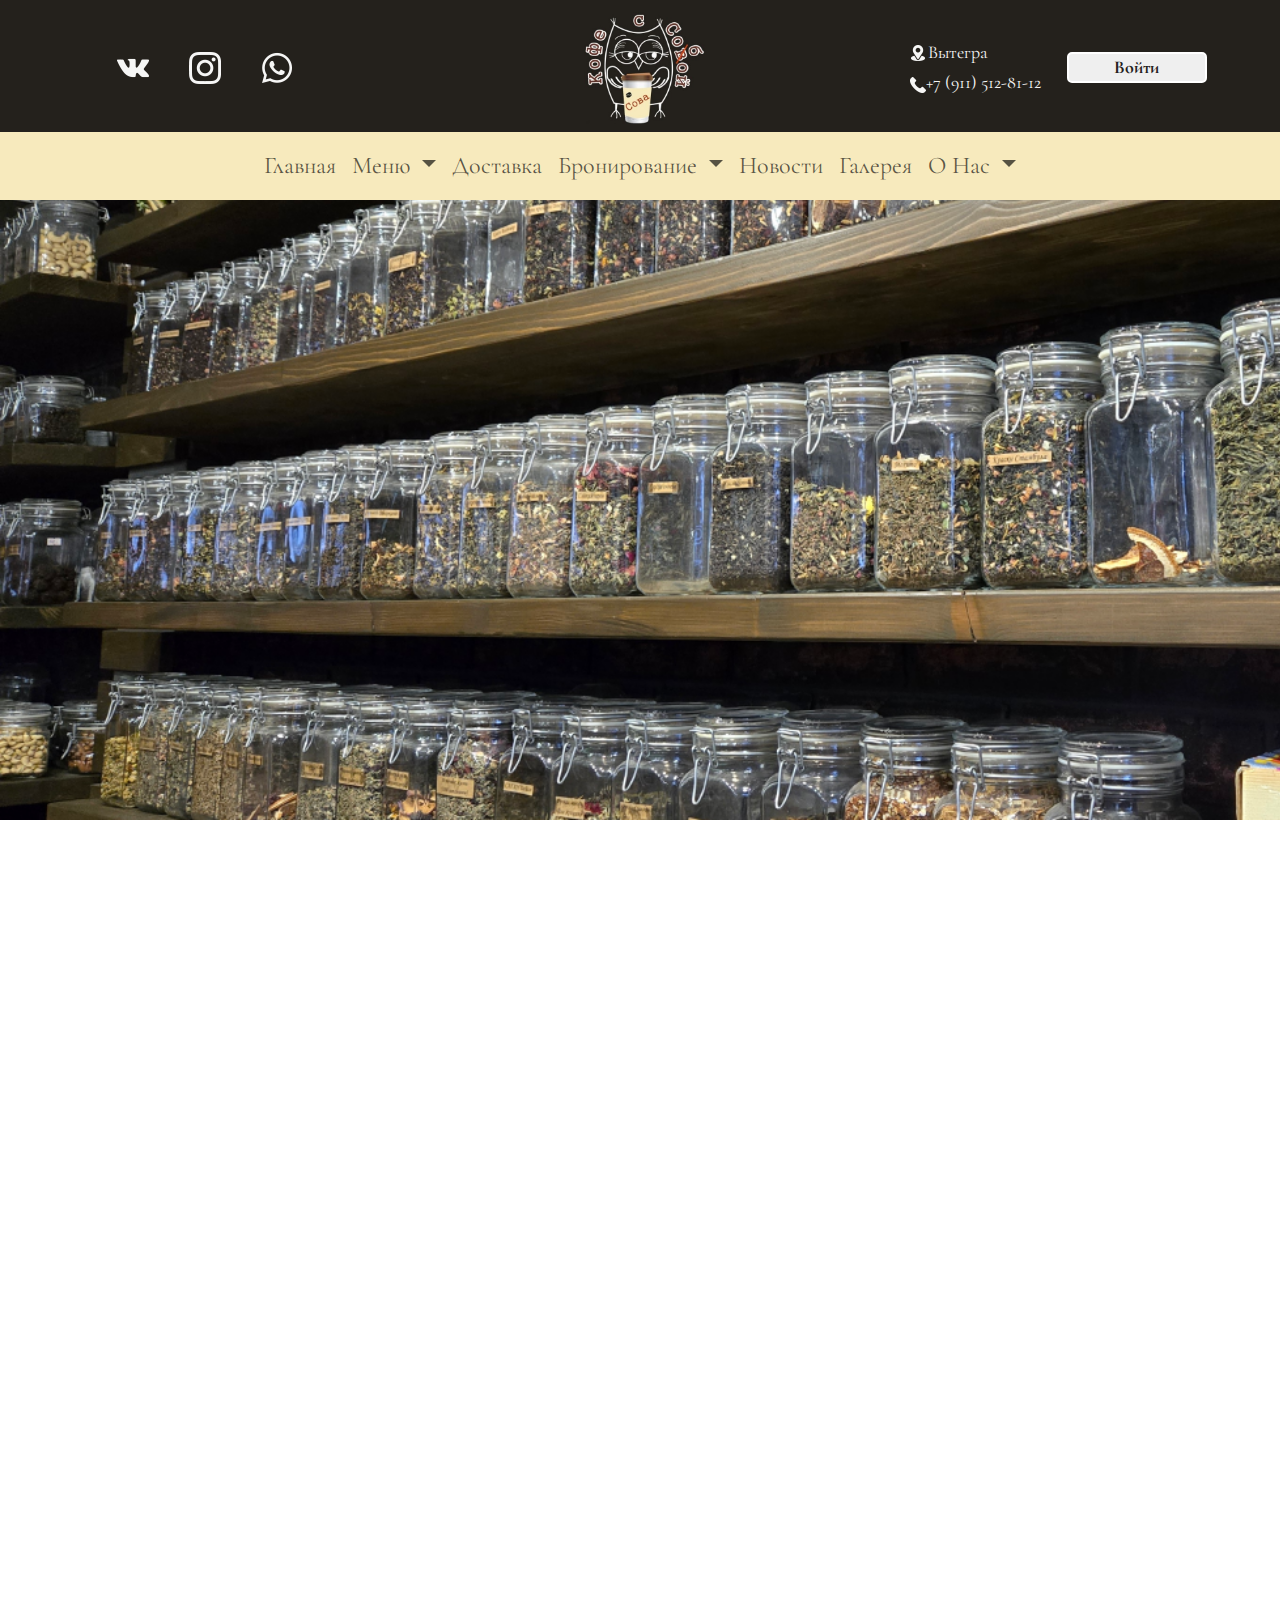
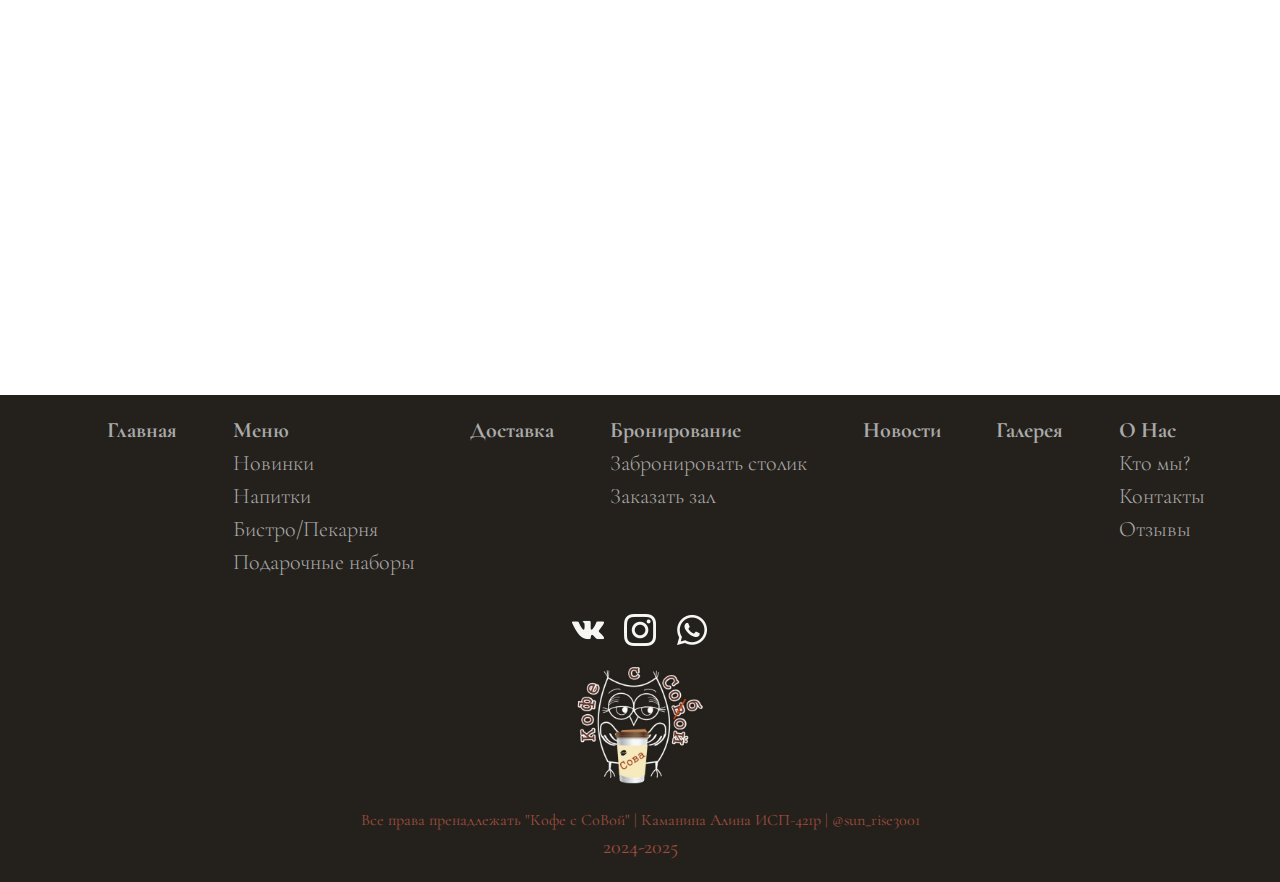
<file: index.html>
<!DOCTYPE html>
<html lang="en">

<head>
    <meta charset="UTF-8">
    <meta name="viewport" content="width=device-width, initial-scale=1.0">
    <!-- Подключение Bootstrap CSS -->
    <link href="https://cdn.jsdelivr.net/npm/bootstrap@5.3.3/dist/css/bootstrap.min.css" rel="stylesheet"
        integrity="sha384-QWTKZyjpPEjISv5WaRU9OFeRpok6YctnYmDr5pNlyT2bRjXh0JMhjY6hW+ALEwIH" crossorigin="anonymous">
    <!-- Подключение стилей проекта -->
    <link rel="stylesheet" href="css/style.css">
    <link rel="stylesheet" href="css/media.css">
    <!-- Шрифты -->
    <link rel="preconnect" href="https://fonts.googleapis.com">
    <link rel="preconnect" href="https://fonts.gstatic.com" crossorigin>
    <link
        href="https://fonts.googleapis.com/css2?family=Cormorant+Garamond:ital,wght@0,300;0,400;0,500;0,600;0,700;1,300;1,400;1,500;1,600;1,700&family=EB+Garamond:ital,wght@0,400..800;1,400..800&display=swap"
        rel="stylesheet">
    <!-- Иконка -->
    <link rel="icon" href="img/favicon.png" type="image/x-icon">
    <title>Кофе с СоВой</title>
</head>

<body class="container-0">
    <header>
        <div class="top-menu">
            <div class="media-icon hidden">
                <a href="https://vk.com/coffeessovoy35"><img src="img/icon/vk.png" alt="Вконтакте"></a>
                <a href="https://wa.me/79115128112"><img src="img/icon/instagram.png" alt="Ватсап"></a>
                <a href="https://www.instagram.coffeessovoy35"><img src="img/icon/whatsapp.png" alt="Инстаграм"></a>
            </div>
            <div class="logo">
                <a href="#"><img src="img/header/logo.jpg" alt="Логотип кофейни 'Кофе с СоВой'"></a>
            </div>
            <div class="contact-menu hidden">
                <div class="contact-tools">
                    <div class="contact-tool">
                        <img src="img/header/location.png" alt="Город, где находится чудестная кофейня">
                        <a>Вытегра</a>
                    </div>
                    <div class="contact-tool">
                        <div class="text-to-copy" onclick="copyText(this)"><img src="img/header/phone.png"
                                alt="Номер телефона для связи">+7 (911) 512-81-12</div>
                    </div>
                </div>
                <div class="btn-order">
                    <div class="button-container">
                        <button class="hover-button" data-bs-target="#LoginModal" data-bs-toggle="modal">Войти</button>
                        <div class="owl-tooltip">🦉</div>
                    </div>
                </div>
            </div>
        </div>

        <div class="buttom-menu">
            <nav class="navbar navbar-expand-lg bg-f7eabd">
                <div class="collapse navbar-collapse" id="navbarNav">
                    <ul class="navbar-nav">
                        <li class="nav-item active">
                            <a class="nav-link" href="index.html">Главная</a>
                        </li>
                        <li class="nav-item dropdown">
                            <a class="nav-link dropdown-toggle" href="#" id="navbarDropdown" role="button"
                                data-bs-toggle="dropdown" aria-expanded="false">
                                Меню
                            </a>
                            <div class="dropdown-menu" aria-labelledby="navbarDropdown">
                                <a class="dropdown-item" href="page/menu.html#novinki">Новинки</a>
                                <a class="dropdown-item" href="page/menu.html#drinks">Напитки</a>
                                <a class="dropdown-item" href="page/menu.html#bistro">Бистро/Пекарня</a>
                                <a class="dropdown-item" href="page/menu.html#presents">Подарочные наборы</a>
                            </div>
                        </li>
                        <li class="nav-item">
                            <a class="nav-link" href="page/delivery.html#deliver">Доставка</a>
                        </li>
                        <li class="nav-item dropdown">
                            <a class="nav-link dropdown-toggle" href="#" id="navbarDropdownBooking1" role="button"
                                data-bs-toggle="dropdown" aria-expanded="false">
                                Бронирование
                            </a>
                            <div class="dropdown-menu" aria-labelledby="navbarDropdownBooking1">
                                <a class="dropdown-item" href="page/booking.html">Забронировать столик</a>
                                <a class="dropdown-item" href="page/booking.html#hall_reservation">Заказать зал</a>
                            </div>
                        </li>
                        <li class="nav-item active">
                            <a class="nav-link" href="page/news.html">Новости</a>
                        </li>
                        <li class="nav-item">
                            <a class="nav-link" href="page/galery.html">Галерея</a>
                        </li>
                        <li class="nav-item dropdown">
                            <a class="nav-link dropdown-toggle" href="#" id="navbarDropdownBooking2" role="button"
                                data-bs-toggle="dropdown" aria-expanded="false">
                                О Нас
                            </a>
                            <div class="dropdown-menu" aria-labelledby="navbarDropdownBooking2">
                                <a class="dropdown-item" href="page/about-us.html">Кто мы?</a>
                                <a class="dropdown-item" href="page/about-us.html#contact">Контакты</a>
                                <a class="dropdown-item" href="page/about-us.html#impotant">Создатели</a>
                                <a class="dropdown-item" href="page/about-us.html#retwit">Отзывы</a>
                            </div>
                        </li>
                    </ul>
                </div>
            </nav>
        </div>
<!-- Навигационное меню с бургером -->
<nav class="navbar navbar-expand-lg navbar-light bg-f7eabd" id="none-display">
    <div class="container-fluid">
        <!-- Логотип -->
        <a href="index.html"><img src="img/header/logo.jpg" alt="Логотип" class="logo-burger"></a>

        <!-- Кнопка "Войти" -->
        <div class="btn-order">
            <div class="button-container">
                <button class="hover-button" data-bs-target="#LoginModal" data-bs-toggle="modal">Войти</button>
                <div class="owl-tooltip">🦉</div>
            </div>
        </div>

        <!-- Кнопка бургера -->
        <button class="navbar-toggler" type="button" data-bs-toggle="collapse" data-bs-target="#navbarNav"
            aria-controls="navbarNav" aria-expanded="false" aria-label="Toggle navigation">
            <span class="navbar-toggler-icon"></span>
        </button>

        <!-- Меню -->
        <div class="collapse navbar-collapse" id="navbarNav">
            <ul class="navbar-nav">
                <li class="nav-item active">
                    <a class="nav-link" href="#">Главная</a>
                </li>
                <li class="nav-item dropdown">
                    <a class="nav-link dropdown-toggle" href="page/menu.html" id="navbarDropdown"
                        role="button" data-bs-toggle="dropdown" aria-expanded="false">
                        Меню
                    </a>
                    <div class="dropdown-menu" aria-labelledby="navbarDropdown">
                        <a class="dropdown-item" href="page/menu.html#novinki1">Новинки</a>
                        <a class="dropdown-item" href="page/menu.html#drinks1">Напитки</a>
                        <a class="dropdown-item" href="page/menu.html#bistro1">Бистро/Пекарня</a>
                        <a class="dropdown-item" href="page/menu.html#presents1">Подарочные наборы</a>
                    </div>
                </li>
                <li class="nav-item">
                    <a class="nav-link" href="page/delivery.html#deliver">Доставка</a>
                </li>
                <li class="nav-item dropdown">
                    <a class="nav-link dropdown-toggle" href="page/booking.html" id="navbarDropdownBooking"
                        role="button" data-bs-toggle="dropdown" aria-expanded="false">
                        Бронирование
                    </a>
                    <div class="dropdown-menu" aria-labelledby="navbarDropdownBooking">
                        <a class="dropdown-item" href="page/booking.html">Забронировать столик</a>
                        <a class="dropdown-item" href="page/booking.html#hall_reservation">Заказать зал</a>
                    </div>
                </li>
                <li class="nav-item active">
                    <a class="nav-link" href="page/news.html">Новости</a>
                </li>
                <li class="nav-item">
                    <a class="nav-link" href="page/galery.html">Галерея</a>
                </li>
                <li class="nav-item dropdown">
                    <a class="nav-link dropdown-toggle" href="page/about-us.html" id="navbarDropdownAbout"
                        role="button" data-bs-toggle="dropdown" aria-expanded="false">
                        О Нас
                    </a>
                    <div class="dropdown-menu" aria-labelledby="navbarDropdownAbout">
                        <a class="dropdown-item" href="page/about-us.html">Кто мы?</a>
                        <a class="dropdown-item" href="page/about-us.html#contact">Контакты</a>
                        <a class="dropdown-item" href="page/about-us.html#impotant">Создатели</a>
                        <a class="dropdown-item" href="page/about-us.html#retwit">Отзывы</a>
                    </div>
                </li>
            </ul>
        </div>
    </div>
</nav>
    </header>
    <div class="offer">
        <div class="offer-text hidden">
            <h2>Где бы ты ни был, чем бы ни занимался:</h2>
            <div class="icons-for-offer">
                <div class="icon-offer">
                    <img src="img/work.png" alt="">
                    <p>на работе</p>
                </div>
                <div class="icon-offer">
                    <img src="img/romantic-date.png" alt="">
                    <p>романтическом свидании</p>
                </div>
                <div class="icon-offer">
                    <img src="img/walking.png" alt="">
                    <p>на прогулке</p>
                </div>
            </div>
            <h2>Кофе с СоВой всегда рядом с тобой!</h2>

            <h3>Также у нас вы можете:</h3>
            <h3>- приобрести молотый кофе и чай</h3>
            <h3>- заказать кофейно-чайные букеты</h3>
            <div class="offer-btn">
                <a href="page/menu.html"><button class="btn btn-custom">Подробности ></button></a>
            </div>
        </div>
    </div>
<!-- Модальное окно входа -->
<div class="modal fade" id="LoginModal" tabindex="-1" aria-labelledby="exampleModalLabel" aria-hidden="true">
    <div class="modal-dialog">
        <div class="modal-content">
            <div class="modal-header">
                <h5 class="modal-title" id="exampleModalLabel"><h2 class="garmond-1">Вход</h2></h5>
                <button type="button" class="btn-close" data-bs-dismiss="modal" aria-label="Close"></button>
            </div>
            <div class="modal-body">
                <form id="loginForm">
                    <div class="div-forms">
                        <div class="div-form">
                            <label for="loginUsername">Логин:</label>
                            <input type="text" id="loginUsername" name="loginUsername" required>
                        </div>
                        <div class="div-form">
                            <label for="loginPassword">Пароль:</label>
                            <input type="password" id="loginPassword" name="loginPassword" required>
                        </div>
                        <label>
                            <input type="checkbox" id="rememberMe"> Запомнить меня
                        </label>
                    </div>
                    <button type="submit" class="btn-submit">Войти</button>
                    <p class="text-custom-1" style="margin-top: 3%;">Нет аккаунта? <a href="#" data-bs-target="#registerModal" data-bs-toggle="modal">Зарегистрироваться</a></p>
                </form>
            </div>
        </div>
    </div>
</div>

<!-- Модальное окно регистрации -->
<div class="modal fade" id="registerModal" tabindex="-1" aria-labelledby="exampleModalLabel" aria-hidden="true">
    <div class="modal-dialog">
        <div class="modal-content">
            <div class="modal-header">
                <h5 class="modal-title" id="exampleModalLabel"><h2 class="garmond-1">Регистрация</h2></h5>
                <button type="button" class="btn-close" data-bs-dismiss="modal" aria-label="Close"></button>
            </div>
            <div class="modal-body">
                <form id="registerForm">
                    <div class="div-forms">
                        <div class="div-form">
                            <label for="registerFullName">ФИО<span class="red">*</span>:</label>
                            <input type="text" id="registerFullName" name="registerFullName" required>
                        </div>
                        <div class="div-form">
                            <label for="registerUsername">Логин<span class="red">*</span>:</label>
                            <input type="text" id="registerUsername" name="registerUsername" required>
                        </div>
                        <div class="div-form">
                            <label for="registerPhone">Номер телефона<span class="red">*</span>:</label>
                            <input type="tel" id="registerPhone" name="registerPhone" required>
                        </div>
                        <div class="div-form">
                            <label for="registerEmail">Почта:</label>
                            <input type="email" id="registerEmail" name="registerEmail" required>
                        </div>
                        <div class="div-form">
                            <label for="registerPassword">Пароль<span class="red">*</span>:</label>
                            <input type="password" id="registerPassword" name="registerPassword" required>
                        </div>
                        <div class="div-form">
                            <label for="registerConfirmPassword">Подтверждение пароля<span class="red">*</span>:</label>
                            <input type="password" id="registerConfirmPassword" name="registerConfirmPassword" required>
                        </div>
                        <label>
                            <input type="checkbox" id="agreeToTerms" required> Согласен на обработку персональных данных<span class="red">*</span>
                        </label>
                    </div>
                    <button type="submit" class="btn-submit">Зарегистрироваться</button>
                    <p class="text-custom-1" style="margin-top: 3%;">Есть аккаунт? <a href="#" data-bs-target="#LoginModal" data-bs-toggle="modal">Войти</a></p>
                    <span><span class="red">*</span> - поля, обязательные для заполнения</span>
                    <a href="page/cart.html">Просмотр аккаунта</a>
                </form>
            </div>
        </div>
    </div>
</div>


    <div id="tooltip" class="tooltip">Номер скопирован!</div>
    <main>
        <!-- Слайдер -->
        <div class="special-event">
            <div class="container">
                <div class="event-text hidden">
                    <h2>Мастер-класс!</h2>
                    <p class="garmond-1">Приглашаем на мастер-класс по валянию из шерсти МК "Совушка" 1 февраля суббота
                        14:00</p>
                    <p>- материалы включены в стоимость</p>
                    <p>- все понятно и доступно, по шагам</p>
                    <p>- подходит для начинающих (12+)</p>
                    <p>- хорошая компания и вкусный кофе</p>
                    <a href="https://vk.com/id425734"><button class="btn btn-custom">Подробности ></button></a>
                </div>

                <!-- Слайдер -->
                <div id="carouselExample" class="carousel slide hidden" data-bs-ride="carousel">
                    <!-- Индикаторы -->
                    <ol class="carousel-indicators">
                        <li data-bs-target="#carouselExample" data-bs-slide-to="0" class="active"></li>
                        <li data-bs-target="#carouselExample" data-bs-slide-to="1"></li>
                        <li data-bs-target="#carouselExample" data-bs-slide-to="2"></li>
                        <li data-bs-target="#carouselExample" data-bs-slide-to="3"></li>
                    </ol>

                    <!-- Слайды -->
                    <div class="carousel-inner">
                        <div class="carousel-item active">
                            <img src="img/carusel/card-1.png" class="d-block w-100" alt="Image 1">
                        </div>
                        <div class="carousel-item">
                            <img src="img/carusel/card-2.png" class="d-block w-100" alt="Image 2">
                        </div>
                        <div class="carousel-item">
                            <img src="img/carusel/card-3.png" class="d-block w-100" alt="Image 3">
                        </div>
                        <div class="carousel-item">
                            <img src="img/carusel/card-4.png" class="d-block w-100" alt="Image 4">
                        </div>
                    </div>

                    <!-- Стрелочки (кнопки навигации) -->
                    <a class="carousel-control-prev" href="#carouselExample" role="button" data-bs-slide="prev">
                        <span class="carousel-control-prev-icon" aria-hidden="true"></span>
                        <span class="visually-hidden">Previous</span>
                    </a>
                    <a class="carousel-control-next" href="#carouselExample" role="button" data-bs-slide="next">
                        <span class="carousel-control-next-icon" aria-hidden="true"></span>
                        <span class="visually-hidden">Next</span>
                    </a>
                </div>
            </div>
        </div>
        <div class="novinki-nedeli hidden">
            <h1>Новинки недели</h1>
            <div class="cards-novinki">
                <div class="buttom-cards hidden">
                    <div class="card" style="width: 18rem;">
                        <img src="img/novinki/card-1.png" class="card-img-top" alt="...">
                        <div class="card-body">
                            <h5 class="card-title">Подарки любимым!</h5>
                            <p class="card-text garmond-0">Чайные наборы для самых дорогих!Бесплатная доставка по
                                г.Вытегра</p>
                            <p class="card-text"><small class="text-body-secondary">Обновлено два дня назад.</small></p>
                        </div>
                    </div>
                    <div class="card hidden" style="width: 18rem;">
                        <img src="img/novinki/card-3.png" class="card-img-top" alt="...">
                        <div class="card-body">
                            <h5 class="card-title">Новый бариста!</h5>
                            <p class="card-text garmond-0">Друзья, у нас новый сотрудник Анна , приходите поддержать!!
                            </p>
                            <p class="card-text"><small class="text-body-secondary">Обновлено три дня назад.</small></p>
                        </div>
                    </div>
                    <div class="card hidden" style="width: 18rem;">
                        <img src="img/novinki/card-2.png" class="card-img-top" alt="...">
                        <div class="card-body">
                            <h5 class="card-title">Какао под погоду</h5>
                            <p class="card-text garmond-0">Погода располагает к горячему какао. Всем тепла и райского
                                настроения!</p>
                            <p class="card-text"><small class="text-body-secondary">Обновлено три дня назад.</small></p>
                        </div>
                    </div>
                </div>
            </div>
        </div>
    </main>
    <footer>
        <ul class="menu-footer">
            <li class="step-menu">
                <a href="#">Главная</a>
            </li>
            <li class="step-menu">
                <a href="page/menu.html">Меню</a>
                <a href="page/menu.html#novinki" id="a-side">Новинки</a>
                <a href="page/menu.html#drinks" id="a-side">Напитки</a>
                <a href="page/menu.html#bistro" id="a-side">Бистро/Пекарня</a>
                <a href="page/menu.html#presents" id="a-side">Подарочные наборы</a>
            </li>
            <li class="step-menu">
                <a href="page/delivery.html#deliver">Доставка</a>
            </li>
            <li class="step-menu">
                <a href="page/booking.html">Бронирование</a>
                <a href="page/booking.html" id="a-side">Забронировать столик</a>
                <a href="page/booking.html#hall_reservation" id="a-side">Заказать зал</a>
            </li>
            <li class="step-menu">
                <a href="page/news.html">Новости</a>
            </li>
            <li class="step-menu">
                <a href="page/galery.html">Галерея</a>
            </li>
            <li class="step-menu">
                <a href="page/about-us.html">О Нас</a>
                <a href="page/about-us.html" id="a-side">Кто мы?</a>
                <a href="page/about-us.html#contact" id="a-side">Контакты</a>
                <a href="page/about-us.html#retwit" id="a-side">Отзывы</a>
            </li>
        </ul>
        <div class="image-links">
            <a href="https://vk.com/coffeessovoy35" target="_blank">
                <img src="img/icon/vk.png" alt="Вконтакте">
            </a>
            <a href="https://www.instagram.coffeessovoy35" target="_blank">
                <img src="img/icon/instagram.png" alt="Инстаграм">
            </a>
            <a href="#" target="_blank">
                <img src="img/icon/whatsapp.png" alt="Ватсап">
            </a>
        </div>
        <div class="logotip-footer">
            <a href="#"><img src="img/header/logo.jpg" alt=""></a>
        </div>
        <div class="kapcha">
            <span>Все права пренадлежать "Кофе с СоВой" | Каманина Алина ИСП-421р | @sun_rise3001</span>
            <span id="years-develop">2024-2025</span>
        </div>
    </footer>
    <button id="scrollToTop" aria-label="Наверх">
        &#8593; <!-- Стрелочка вверх -->
    </button>
</body>
<!-- Подключите Bootstrap 5 JS -->
<script src="https://cdn.jsdelivr.net/npm/@popperjs/core@2.9.2/dist/umd/popper.min.js"></script>
<script src="https://stackpath.bootstrapcdn.com/bootstrap/4.5.2/js/bootstrap.min.js"></script>
<script src="https://cdn.jsdelivr.net/npm/bootstrap@5.3.3/dist/js/bootstrap.bundle.min.js"></script>
<script src="https://code.jquery.com/jquery-3.5.1.slim.min.js"></script>

<script src="js/script.js"></script>

</html>
</file>
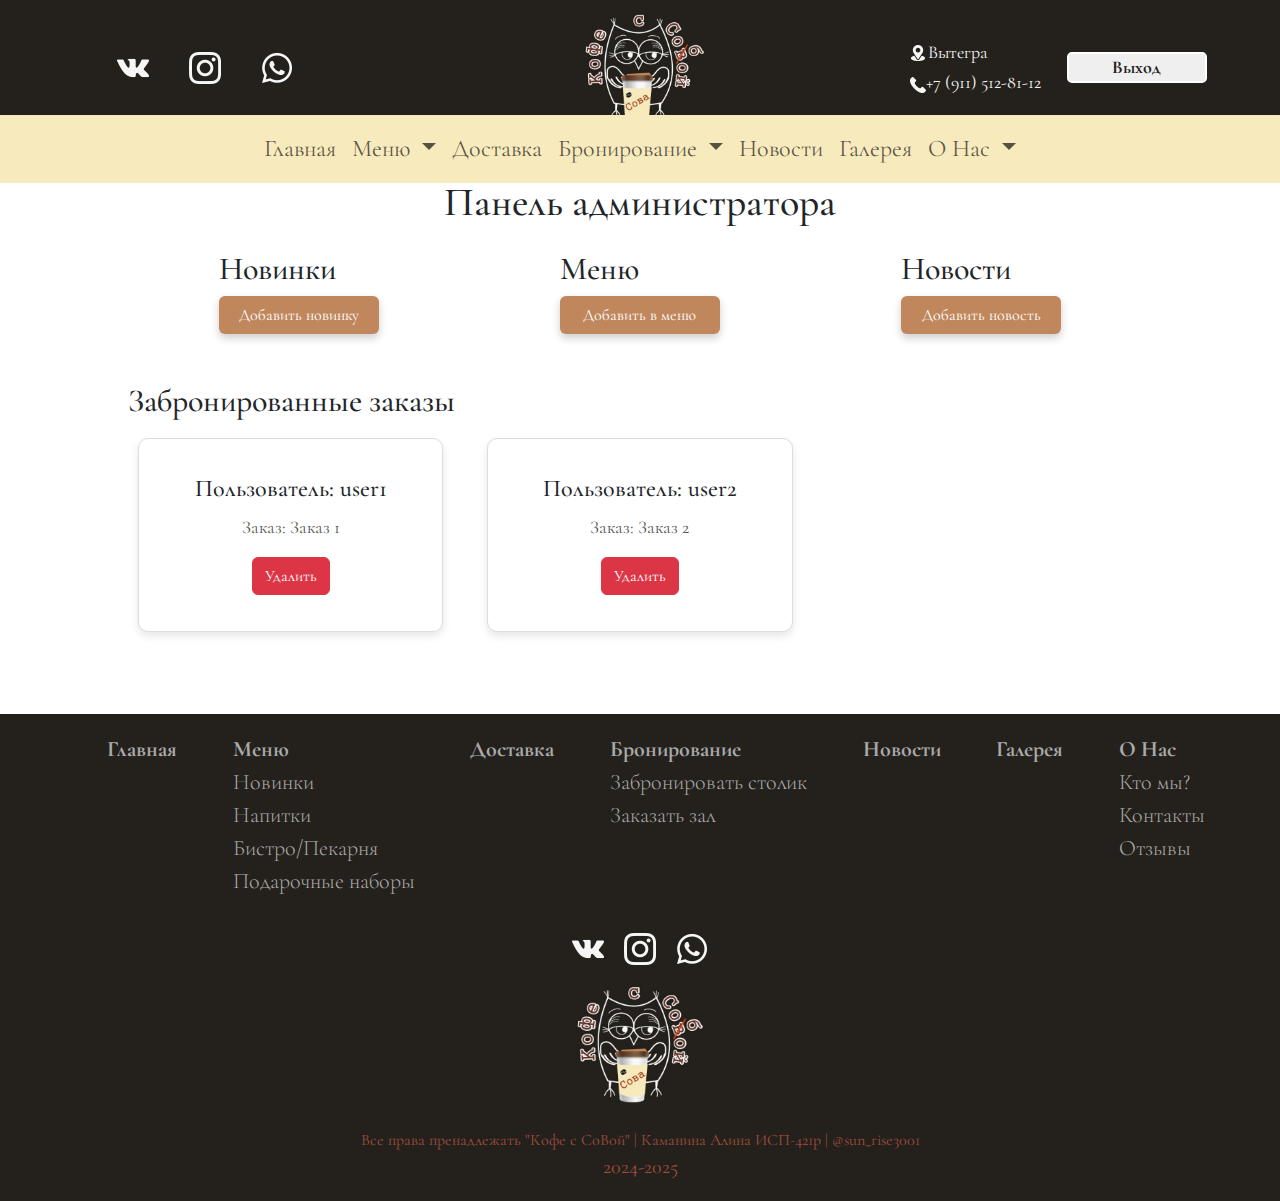
<file: admin.html>
<!DOCTYPE html>
<html lang="ru">
<head>
    <meta charset="UTF-8">
    <meta name="viewport" content="width=device-width, initial-scale=1.0">
    <link href="https://cdn.jsdelivr.net/npm/bootstrap@5.3.3/dist/css/bootstrap.min.css" rel="stylesheet">
    <link rel="stylesheet" href="css/style.css">
    <link rel="stylesheet" href="css/media.css">
    <link rel="preconnect" href="https://fonts.googleapis.com">
    <link rel="preconnect" href="https://fonts.gstatic.com" crossorigin>
    <link href="https://fonts.googleapis.com/css2?family=Cormorant+Garamond:ital,wght@0,300;0,400;0,500;0,600;0,700;1,300;1,400;1,500;1,600;1,700&family=EB+Garamond:ital,wght@0,400..800;1,400..800&display=swap" rel="stylesheet">
    <link rel="icon" href="img/favicon.png" type="image/x-icon">
    <title>Кофе с СоВой</title>
</head>
<body>
    <header>
        <div class="top-menu">
            <div class="media-icon">
                <a href="https://vk.com/coffeessovoy35"><img src="img/icon/vk.png" alt="Вконтакте"></a>
                <a href="https://wa.me/79115128112"><img src="img/icon/instagram.png" alt="Ватсап"></a>
                <a href="https://www.instagram.coffeessovoy35"><img src="img/icon/whatsapp.png" alt="Инстаграм"></a>
            </div>
            <div class="logo">
                <a href="#"><img src="img/header/logo.jpg" alt="Логотип кофейни 'Кофе с СоВой'"></a>
            </div>
            <div class="contact-menu">
                <div class="contact-tools">
                    <div class="contact-tool">
                        <img src="img/header/location.png" alt="Город, где находится чудестная кофейня">
                        <a>Вытегра</a>
                    </div>
                    <div class="contact-tool">
                        <div class="text-to-copy" onclick="copyText(this)"><img src="img/header/phone.png"
                                alt="Номер телефона для связи">+7 (911) 512-81-12</div>
                    </div>
                </div>
                <div class="btn-order">
                    <div class="button-container">
                        <button class="hover-button" data-bs-target="#LoginModal" data-bs-toggle="modal">Выход</button>
                        <div class="owl-tooltip">🦉</div>
                    </div>
                </div>
            </div>
        </div>
        <div class="buttom-menu" style="margin-top: -3%;">
            <nav class="navbar navbar-expand-lg bg-f7eabd">
                <div class="collapse navbar-collapse" id="navbarNav">
                    <ul class="navbar-nav">
                        <li class="nav-item active">
                            <a class="nav-link" href="index.html">Главная</a>
                        </li>
                        <li class="nav-item dropdown">
                            <a class="nav-link dropdown-toggle" href="#" id="navbarDropdown" role="button"
                                data-bs-toggle="dropdown" aria-expanded="false">
                                Меню
                            </a>
                            <div class="dropdown-menu" aria-labelledby="navbarDropdown">
                                <a class="dropdown-item" href="page/menu.html#novinki">Новинки</a>
                                <a class="dropdown-item" href="page/menu.html#drinks">Напитки</a>
                                <a class="dropdown-item" href="page/menu.html#bistro">Бистро/Пекарня</a>
                                <a class="dropdown-item" href="page/menu.html#presents">Подарочные наборы</a>
                            </div>
                        </li>
                        <li class="nav-item">
                            <a class="nav-link" href="page/delivery.html#deliver">Доставка</a>
                        </li>
                        <li class="nav-item dropdown">
                            <a class="nav-link dropdown-toggle" href="#" id="navbarDropdownBooking1" role="button"
                                data-bs-toggle="dropdown" aria-expanded="false">
                                Бронирование
                            </a>
                            <div class="dropdown-menu" aria-labelledby="navbarDropdownBooking1">
                                <a class="dropdown-item" href="page/booking.html">Забронировать столик</a>
                                <a class="dropdown-item" href="page/booking.html#hall_reservation">Заказать зал</a>
                            </div>
                        </li>
                        <li class="nav-item active">
                            <a class="nav-link" href="page/news.html">Новости</a>
                        </li>
                        <li class="nav-item">
                            <a class="nav-link" href="page/galery.html">Галерея</a>
                        </li>
                        <li class="nav-item dropdown">
                            <a class="nav-link dropdown-toggle" href="#" id="navbarDropdownBooking2" role="button"
                                data-bs-toggle="dropdown" aria-expanded="false">
                                О Нас
                            </a>
                            <div class="dropdown-menu" aria-labelledby="navbarDropdownBooking2">
                                <a class="dropdown-item" href="page/about-us.html">Кто мы?</a>
                                <a class="dropdown-item" href="page/about-us.html#contact">Контакты</a>
                                <a class="dropdown-item" href="page/about-us.html#impotant">Создатели</a>
                                <a class="dropdown-item" href="page/about-us.html#retwit">Отзывы</a>
                            </div>
                        </li>
                    </ul>
                </div>
            </nav>
        </div>
<!-- Навигационное меню с бургером -->
<nav class="navbar navbar-expand-lg navbar-light bg-f7eabd" id="none-display">
    <div class="container-fluid">
        <!-- Логотип -->
        <a href="index.html"><img src="img/header/logo.jpg" alt="Логотип" class="logo-burger"></a>

        <!-- Кнопка "Войти" -->
        <div class="btn-order">
            <div class="button-container">
                <button class="hover-button" data-bs-target="#LoginModal" data-bs-toggle="modal">Войти</button>
                <div class="owl-tooltip">🦉</div>
            </div>
        </div>

        <!-- Кнопка бургера -->
        <button class="navbar-toggler" type="button" data-bs-toggle="collapse" data-bs-target="#navbarNav"
            aria-controls="navbarNav" aria-expanded="false" aria-label="Toggle navigation">
            <span class="navbar-toggler-icon"></span>
        </button>

        <!-- Меню -->
        <div class="collapse navbar-collapse" id="navbarNav">
            <ul class="navbar-nav">
                <li class="nav-item active">
                    <a class="nav-link" href="index.html">Главная</a>
                </li>
                <li class="nav-item dropdown">
                    <a class="nav-link dropdown-toggle" href="page/menu.html" id="navbarDropdown"
                        role="button" data-bs-toggle="dropdown" aria-expanded="false">
                        Меню
                    </a>
                    <div class="dropdown-menu" aria-labelledby="navbarDropdown">
                        <a class="dropdown-item" href="page/menu.html#novinki1">Новинки</a>
                        <a class="dropdown-item" href="page/menu.html#drinks1">Напитки</a>
                        <a class="dropdown-item" href="page/menu.html#bistro1">Бистро/Пекарня</a>
                        <a class="dropdown-item" href="page/menu.html#presents1">Подарочные наборы</a>
                    </div>
                </li>
                <li class="nav-item">
                    <a class="nav-link" href="page/delivery.html#deliver">Доставка</a>
                </li>
                <li class="nav-item dropdown">
                    <a class="nav-link dropdown-toggle" href="page/booking.html" id="navbarDropdownBooking"
                        role="button" data-bs-toggle="dropdown" aria-expanded="false">
                        Бронирование
                    </a>
                    <div class="dropdown-menu" aria-labelledby="navbarDropdownBooking">
                        <a class="dropdown-item" href="page/booking.html">Забронировать столик</a>
                        <a class="dropdown-item" href="page/booking.html#hall_reservation">Заказать зал</a>
                    </div>
                </li>
                <li class="nav-item active">
                    <a class="nav-link" href="page/news.html">Новости</a>
                </li>
                <li class="nav-item">
                    <a class="nav-link" href="page/galery.html">Галерея</a>
                </li>
                <li class="nav-item dropdown">
                    <a class="nav-link dropdown-toggle" href="page/about-us.html" id="navbarDropdownAbout"
                        role="button" data-bs-toggle="dropdown" aria-expanded="false">
                        О Нас
                    </a>
                    <div class="dropdown-menu" aria-labelledby="navbarDropdownAbout">
                        <a class="dropdown-item" href="page/about-us.html">Кто мы?</a>
                        <a class="dropdown-item" href="page/about-us.html#contact">Контакты</a>
                        <a class="dropdown-item" href="page/about-us.html#impotant">Создатели</a>
                        <a class="dropdown-item" href="page/about-us.html#retwit">Отзывы</a>
                    </div>
                </li>
            </ul>
        </div>
    </div>
</nav>
    </header>
                <!-- Модальное окно выхода -->
                <div class="modal fade" id="LoginModal" tabindex="-1" aria-labelledby="exampleModalLabel" aria-hidden="true">
                    <div class="modal-dialog">
                        <div class="modal-content">
                            <div class="modal-header">
                                <h5 class="modal-title" id="exampleModalLabel">
                                    <h2 class="garmond-1">Выход</h2>
                                </h5>
                                <button type="button" class="btn-close" data-bs-dismiss="modal" aria-label="Close"></button>
                            </div>
                            <div class="modal-body">
                                <div class="div-form">
                                    <p>Вы уверены, что хотите выйти из аккаунта ?</p>
                                </div>
                            </div>
                            <div class="modal-footer">
                                <a class="btn btn-custom" href="index.html">Выйти</a>
                                <button type="button" class="btn btn-secondary" data-bs-dismiss="modal">Закрыть</button>
                            </div>
                        </div>
                    </div>
                </div>
    <main>
        <div class="admin-panel">
            <h1 class="my-4">Панель администратора</h1>
            
            <div class="dobavlenie">
                <!-- Раздел "Новинки" -->
                <section class="mb-5">
                    <h2>Новинки</h2>
                    <div id="novelties-list" class="row"></div>
                    <button class="btn btn-custom" onclick="openModal('novelty')">Добавить новинку</button>
                </section>
        
                <!-- Раздел "Меню" -->
                <section class="mb-5">
                    <h2>Меню</h2>
                    <div id="menu-list" class="row"></div>
                    <button class="btn btn-custom" onclick="openModal('menu')">Добавить в меню</button>
                </section>
        
                <!-- Раздел "Новости" -->
                <section class="mb-5">
                    <h2>Новости</h2>
                    <div id="news-list" class="row"></div>
                    <button class="btn btn-custom" onclick="openModal('news')">Добавить новость</button>
                </section>
            </div>
            
            <div class="zakaz">
                <!-- Раздел "Забронированные заказы" -->
                <section class="mb-5">
                    <h2>Забронированные заказы</h2>
                    <div id="orders-list" class="row"></div>
                </section>                
            </div>
        </div>
    
        <!-- Модальные окна для добавления информации -->
        <div id="modal" class="modal fade" tabindex="-1">
            <div class="modal-dialog">
                <div class="modal-content">
                    <div class="modal-header">
                        <h5 class="modal-title" id="modal-title">Добавить</h5>
                        <button type="button" class="btn-close" onclick="closeModal()"></button>
                    </div>
                    <div class="modal-body">
                        <form id="modal-form">
                            <div id="novelty-form" class="form-section">
                                <input type="text" class="form-control mb-3" placeholder="Название" required>
                                <input type="text" class="form-control mb-3" placeholder="Описание" required>
                                <input type="file" class="form-control mb-3" accept="image/*" required>
                            </div>
                            <div id="menu-form" class="form-section">
                                <input type="text" class="form-control mb-3" placeholder="Название" required>
                                <select class="form-control mb-3" required>
                                    <option value="">Выберите категорию</option>
                                    <option value="category1">Новинки</option>
                                    <option value="category2">Кофе</option>
                                    <option value="category3">Чай</option>
                                    <option value="category4">Бистро/Пекарня</option>
                                    <option value="category5">Подарочные наборы</option>
                                </select>
                                <input type="number" class="form-control mb-3" placeholder="Цена" required>
                                <input type="file" class="form-control mb-3" accept="image/*" required>
                            </div>
                            <div id="news-form" class="form-section">
                                <input type="text" class="form-control mb-3" placeholder="Краткое название" required>
                                <input type="text" class="form-control mb-3" placeholder="Краткое описание" required>
                                <textarea class="form-control mb-3" placeholder="Полное описание" required></textarea>
                                <input type="file" class="form-control mb-3" accept="image/*" required>
                            </div>
                            <button type="submit" class="btn btn-custom">Сохранить</button>
                        </form>
                    </div>
                </div>
            </div>
        </div>
    </main>
    <footer>
        <ul class="menu-footer">
            <li class="step-menu">
                <a href="#">Главная</a>
            </li>
            <li class="step-menu">
                <a href="page/menu.html">Меню</a>
                <a href="page/menu.html#novinki" id="a-side">Новинки</a>
                <a href="page/menu.html#drinks" id="a-side">Напитки</a>
                <a href="page/menu.html#bistro" id="a-side">Бистро/Пекарня</a>
                <a href="page/menu.html#presents" id="a-side">Подарочные наборы</a>
            </li>
            <li class="step-menu">
                <a href="page/delivery.html#deliver">Доставка</a>
            </li>
            <li class="step-menu">
                <a href="page/booking.html">Бронирование</a>
                <a href="page/booking.html" id="a-side">Забронировать столик</a>
                <a href="page/booking.html#hall_reservation" id="a-side">Заказать зал</a>
            </li>
            <li class="step-menu">
                <a href="page/news.html">Новости</a>
            </li>
            <li class="step-menu">
                <a href="page/galery.html">Галерея</a>
            </li>
            <li class="step-menu">
                <a href="page/about-us.html">О Нас</a>
                <a href="page/about-us.html" id="a-side">Кто мы?</a>
                <a href="page/about-us.html#contact" id="a-side">Контакты</a>
                <a href="page/about-us.html#retwit" id="a-side">Отзывы</a>
            </li>
        </ul>
        <div class="image-links">
            <a href="https://vk.com/coffeessovoy35" target="_blank">
                <img src="img/icon/vk.png" alt="Вконтакте">
            </a>
            <a href="https://www.instagram.coffeessovoy35" target="_blank">
                <img src="img/icon/instagram.png" alt="Инстаграм">
            </a>
            <a href="#" target="_blank">
                <img src="img/icon/whatsapp.png" alt="Ватсап">
            </a>
        </div>
        <div class="logotip-footer">
            <a href="#"><img src="img/header/logo.jpg" alt=""></a>
        </div>
        <div class="kapcha">
            <span>Все права пренадлежать "Кофе с СоВой" | Каманина Алина ИСП-421р | @sun_rise3001</span>
            <span id="years-develop">2024-2025</span>
        </div>
    </footer>
    <button id="scrollToTop" aria-label="Наверх">
        &#8593; <!-- Стрелочка вверх -->
    </button>
    <script src="https://cdn.jsdelivr.net/npm/bootstrap@5.3.3/dist/js/bootstrap.bundle.min.js"></script>
    <script>
        let currentForm = '';
        let novelties = [];
        let menuItems = [];
        let newsItems = [];
        let orders = [
            { user: 'user1', order: 'Заказ 1' },
            { user: 'user2', order: 'Заказ 2' }
        ];

        function openModal(formType) {
            currentForm = formType;
            document.querySelectorAll('.form-section').forEach(section => {
                section.style.display = 'none';
            });
            document.getElementById(`${formType}-form`).style.display = 'block';
            new bootstrap.Modal(document.getElementById('modal')).show();
        }

        function closeModal() {
            bootstrap.Modal.getInstance(document.getElementById('modal')).hide();
            document.getElementById('modal-form').reset();
        }

        document.getElementById('modal-form').addEventListener('submit', function(event) {
            event.preventDefault();
            const formData = new FormData(this);
            const data = {};
            formData.forEach((value, key) => {
                data[key] = value;
            });

            if (currentForm === 'novelty') {
                addNovelty(data);
            } else if (currentForm === 'menu') {
                addMenuItem(data);
            } else if (currentForm === 'news') {
                addNews(data);
            }

            closeModal();
        });

        function addNovelty(data) {
            const novelty = {
                name: data['0'],
                description: data['1'],
                image: URL.createObjectURL(data['2'])
            };
            novelties.push(novelty);
            displayCards(novelties, 'novelties-list', 'novelty');
        }

        function addMenuItem(data) {
            const menuItem = {
                name: data['0'],
                category: data['1'],
                price: data['2'],
                image: URL.createObjectURL(data['3'])
            };
            menuItems.push(menuItem);
            displayCards(menuItems, 'menu-list', 'menu');
        }

        function addNews(data) {
            const newsItem = {
                name: data['0'],
                shortDescription: data['1'],
                fullDescription: data['2'],
                image: URL.createObjectURL(data['3'])
            };
            newsItems.push(newsItem);
            displayCards(newsItems, 'news-list', 'news');
        }

        function displayCards(data, containerId, type) {
            const container = document.getElementById(containerId);
            container.innerHTML = '';
            data.forEach((item, index) => {
                const card = document.createElement('div');
                card.className = 'col-md-4 mb-4';
                card.innerHTML = `
                    <div class="card">
                        <img src="${item.image}" class="card-img-top" alt="${item.name}">
                        <div class="card-body">
                            <h5 class="card-title">${item.name}</h5>
                            ${item.description ? `<p class="card-text">${item.description}</p>` : ''}
                            ${item.category ? `<p class="card-text">Категория: ${item.category}</p>` : ''}
                            ${item.price ? `<p class="card-text">Цена: ${item.price} руб.</p>` : ''}
                            ${item.shortDescription ? `<p class="card-text">${item.shortDescription}</p>` : ''}
                            ${item.fullDescription ? `<p class="card-text">${item.fullDescription}</p>` : ''}
                            <button class="btn btn-danger" onclick="deleteCard('${type}', ${index})">Удалить</button>
                        </div>
                    </div>
                `;
                container.appendChild(card);
            });
        }

        function deleteCard(type, index) {
            if (type === 'novelty') {
                novelties.splice(index, 1);
                displayCards(novelties, 'novelties-list', 'novelty');
            } else if (type === 'menu') {
                menuItems.splice(index, 1);
                displayCards(menuItems, 'menu-list', 'menu');
            } else if (type === 'news') {
                newsItems.splice(index, 1);
                displayCards(newsItems, 'news-list', 'news');
            }
        }

        function displayOrders() {
            const ordersList = document.getElementById('orders-list');
            ordersList.innerHTML = '';
            orders.forEach((order, index) => {
                const orderDiv = document.createElement('div');
                orderDiv.className = 'col-md-4 mb-4';
                orderDiv.innerHTML = `
                    <div class="card">
                        <div class="card-body">
                            <h5 class="card-title">Пользователь: ${order.user}</h5>
                            <p class="card-text">Заказ: ${order.order}</p>
                            <button class="btn btn-danger" onclick="deleteOrder(${index})">Удалить</button>
                        </div>
                    </div>
                `;
                ordersList.appendChild(orderDiv);
            });
        }

        function deleteOrder(index) {
            orders.splice(index, 1);
            displayOrders();
        }

        displayOrders();
    </script>
</body>
</html>
</file>
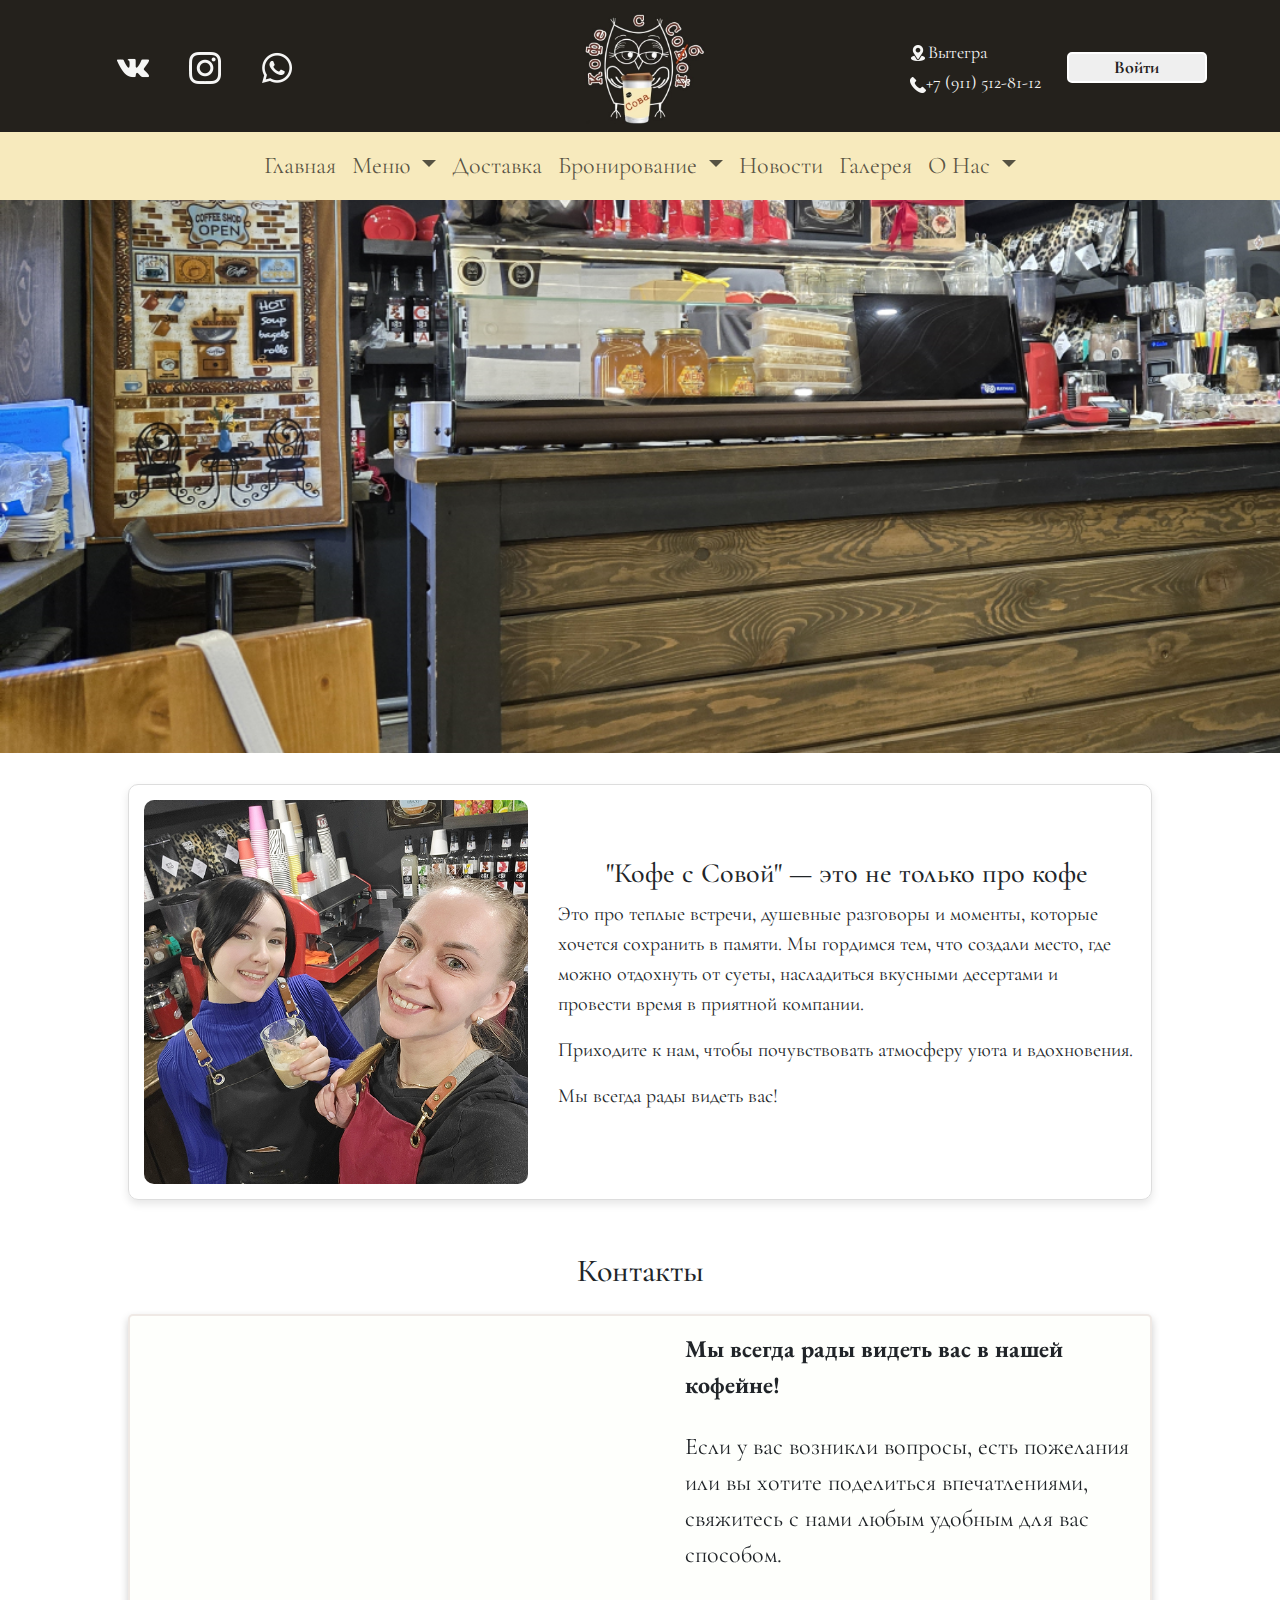
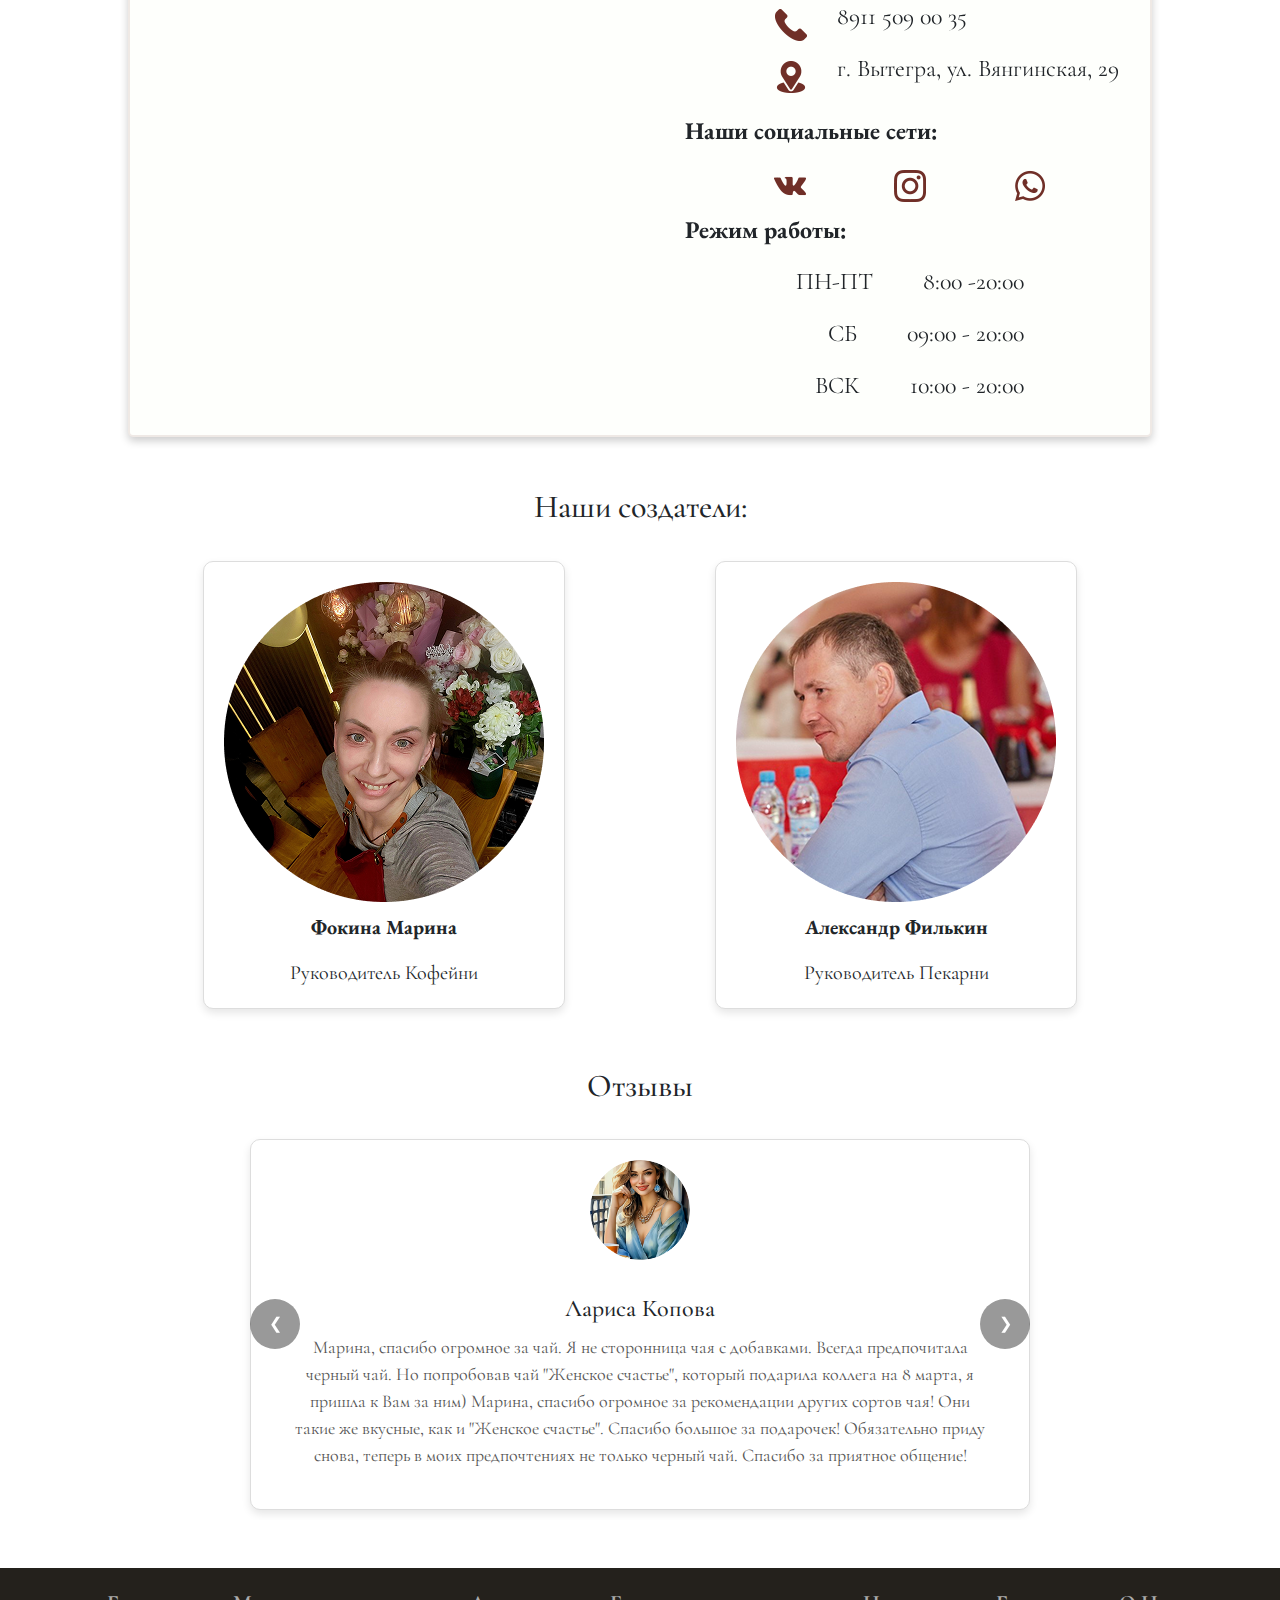
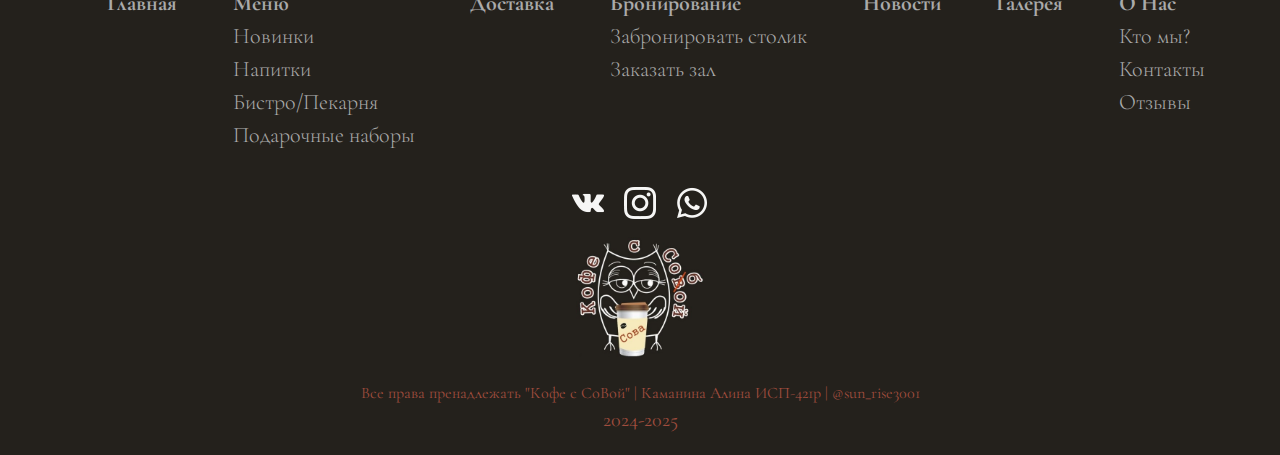
<file: page/about-us.html>
<!DOCTYPE html>
<html lang="en">

<head>
    <meta charset="UTF-8">
    <meta name="viewport" content="width=device-width, initial-scale=1.0">
    <link href="https://cdn.jsdelivr.net/npm/bootstrap@5.3.3/dist/css/bootstrap.min.css" rel="stylesheet"
        integrity="sha384-QWTKZyjpPEjISv5WaRU9OFeRpok6YctnYmDr5pNlyT2bRjXh0JMhjY6hW+ALEwIH" crossorigin="anonymous">
    <link href="https://stackpath.bootstrapcdn.com/bootstrap/4.5.2/css/bootstrap.min.css" rel="stylesheet">
    <link rel="stylesheet" href="../css/style.css">
    <link rel="stylesheet" href="../css/media.css">
    <link rel="preconnect" href="https://fonts.googleapis.com">
    <link rel="preconnect" href="https://fonts.gstatic.com" crossorigin>
    <link
        href="https://fonts.googleapis.com/css2?family=Cormorant+Garamond:ital,wght@0,300;0,400;0,500;0,600;0,700;1,300;1,400;1,500;1,600;1,700&family=EB+Garamond:ital,wght@0,400..800;1,400..800&display=swap"
        rel="stylesheet">
    <link rel="icon" href="img/favicon.png" type="image/x-icon">
    <title>Кофе с СоВой - О Нас</title>
</head>

<body>
    <header>
        <div class="top-menu">
            <div class="media-icon hidden">
                <a href="https://vk.com/coffeessovoy35"><img src="../img/icon/vk.png" alt="Вконтакте"></a>
                <a href="https://wa.me/79115128112"><img src="../img/icon/instagram.png" alt="Ватсап"></a>
                <a href="https://www.instagram.coffeessovoy35"><img src="../img/icon/whatsapp.png" alt="Инстаграм"></a>
            </div>
            <div class="logo">
                <a href="../index.html"><img src="../img/header/logo.jpg" alt="Логотип кофейни 'Кофе с СоВой'"></a>
            </div>
            <div class="contact-menu hidden">
                <div class="contact-tools">
                    <div class="contact-tool">
                        <img src="../img/header/location.png" alt="Город, где находится чудестная кофейня">
                        <a>Вытегра</a>
                    </div>
                    <div class="contact-tool">
                        <div class="text-to-copy" onclick="copyText(this)"><img src="../img/header/phone.png"
                                alt="Номер телефона для связи">+7 (911) 512-81-12</div>
                    </div>
                </div>
                <div class="btn-order">
                    <div class="button-container">
                        <button class="hover-button" data-bs-target="#LoginModal" data-bs-toggle="modal">Войти</button>
                        <div class="owl-tooltip">🦉</div>
                    </div>
                </div>
            </div>
        </div>
        <div class="buttom-menu">
            <!-- Навигационное меню -->
            <nav class="navbar navbar-expand-lg bg-f7eabd">
                <div class="collapse navbar-collapse" id="navbarNav">
                    <ul class="navbar-nav">
                        <li class="nav-item active">
                            <a class="nav-link" href="../index.html">Главная</a>
                        </li>
                        <li class="nav-item dropdown">
                            <a class="nav-link dropdown-toggle" href="" id="navbarDropdown" role="button"
                                data-toggle="dropdown" aria-haspopup="true" aria-expanded="false">
                                Меню
                            </a>
                            <div class="dropdown-menu" aria-labelledby="navbarDropdown">
                                <a class="dropdown-item" href="../page/menu.html#novinki">Новинки</a>
                                <a class="dropdown-item" href="../page/menu.html#drinks">Напитки</a>
                                <a class="dropdown-item" href="../page/menu.html#bistro">Бистро/Пекарня</a>
                                <a class="dropdown-item" href="../page/menu.html#presents">Подарочные наборы</a>
                            </div>
                        </li>
                        <li class="nav-item">
                            <a class="nav-link" href="../page/delivery.html#deliver">Доставка</a>
                        </li>
                        <li class="nav-item dropdown">
                            <a class="nav-link dropdown-toggle" href="" id="navbarDropdownBooking" role="button"
                                data-toggle="dropdown" aria-haspopup="true" aria-expanded="false">
                                Бронирование
                            </a>
                            <div class="dropdown-menu" aria-labelledby="navbarDropdownBooking">
                                <a class="dropdown-item" href="../page/booking.html">Забронировать столик</a>
                                <a class="dropdown-item" href="../page/booking.html#hall_reservation">Заказать зал</a>
                            </div>
                        </li>
                        <li class="nav-item active">
                            <a class="nav-link" href="../page/news.html">Новости</a>
                        </li>
                        <li class="nav-item">
                            <a class="nav-link" href="../page/galery.html">Галерея</a>
                        </li>
                        <li class="nav-item dropdown">
                            <a class="nav-link dropdown-toggle" href="#" id="navbarDropdownBooking" role="button"
                                data-toggle="dropdown" aria-haspopup="true" aria-expanded="false">
                                О Нас
                            </a>
                            <div class="dropdown-menu" aria-labelledby="navbarDropdownBooking">
                                <a class="dropdown-item" href="../page/about-us.html">Кто мы?</a>
                                <a class="dropdown-item" href="../page/about-us.html#contact">Контакты</a>
                                <a class="dropdown-item" href="../page/about-us.html#impotant">Создатели</a>
                                <a class="dropdown-item" href="../page/about-us.html#retwit">Отзывы</a>
                            </div>
                        </li>
                    </ul>
                </div>
            </nav>
        </div>
    <!-- Навигационное меню с бургером -->
    <nav class="navbar navbar-expand-lg navbar-light bg-f7eabd" id="none-display">
        <div class="container-fluid">
            <!-- Логотип -->
            <a href="../index.html"><img src="../img/header/logo.jpg" alt="Логотип" class="logo-burger"></a>

            <!-- Кнопка "Войти" -->
            <div class="btn-order">
                <div class="button-container">
                    <button class="hover-button" data-bs-target="#LoginModal" data-bs-toggle="modal">Войти</button>
                    <div class="owl-tooltip">🦉</div>
                </div>
            </div>

            <!-- Кнопка бургера -->
            <button class="navbar-toggler" type="button" data-bs-toggle="collapse" data-bs-target="#navbarNav"
                aria-controls="navbarNav" aria-expanded="false" aria-label="Toggle navigation">
                <span class="navbar-toggler-icon"></span>
            </button>

            <!-- Меню -->
            <div class="collapse navbar-collapse" id="navbarNav">
                <ul class="navbar-nav">
                    <li class="nav-item active">
                        <a class="nav-link" href="../index.html">Главная</a>
                    </li>
                    <li class="nav-item dropdown">
                        <a class="nav-link dropdown-toggle" href="menu.html" id="navbarDropdown"
                            role="button" data-bs-toggle="dropdown" aria-expanded="false">
                            Меню
                        </a>
                        <div class="dropdown-menu" aria-labelledby="navbarDropdown">
                            <a class="dropdown-item" href="menu.html#novinki1">Новинки</a>
                            <a class="dropdown-item" href="menu.html#drinks1">Напитки</a>
                            <a class="dropdown-item" href="menu.html#bistro1">Бистро/Пекарня</a>
                            <a class="dropdown-item" href="menu.html#presents1">Подарочные наборы</a>
                        </div>
                    </li>
                    <li class="nav-item">
                        <a class="nav-link" href="delivery.html#deliver">Доставка</a>
                    </li>
                    <li class="nav-item dropdown">
                        <a class="nav-link dropdown-toggle" href="booking.html" id="navbarDropdownBooking"
                            role="button" data-bs-toggle="dropdown" aria-expanded="false">
                            Бронирование
                        </a>
                        <div class="dropdown-menu" aria-labelledby="navbarDropdownBooking">
                            <a class="dropdown-item" href="booking.html">Забронировать столик</a>
                            <a class="dropdown-item" href="booking.html#hall_reservation">Заказать зал</a>
                        </div>
                    </li>
                    <li class="nav-item active">
                        <a class="nav-link" href="news.html">Новости</a>
                    </li>
                    <li class="nav-item">
                        <a class="nav-link" href="galery.html">Галерея</a>
                    </li>
                    <li class="nav-item dropdown">
                        <a class="nav-link dropdown-toggle" href="about-us.html" id="navbarDropdownAbout"
                            role="button" data-bs-toggle="dropdown" aria-expanded="false">
                            О Нас
                        </a>
                        <div class="dropdown-menu" aria-labelledby="navbarDropdownAbout">
                            <a class="dropdown-item" href="about-us.html">Кто мы?</a>
                            <a class="dropdown-item" href="about-us.html#contact">Контакты</a>
                            <a class="dropdown-item" href="about-us.html#impotant">Создатели</a>
                            <a class="dropdown-item" href="about-us.html#retwit">Отзывы</a>
                        </div>
                    </li>
                </ul>
            </div>
        </div>
    </nav>

            <!-- Модальное окно входа -->
    <div class="modal fade" id="LoginModal" tabindex="-1" aria-labelledby="exampleModalLabel" aria-hidden="true">
        <div class="modal-dialog">
            <div class="modal-content">
                <div class="modal-header">
                    <h5 class="modal-title" id="exampleModalLabel">
                        <h2 class="garmond-1">Вход</h2>
                    </h5>
                    <button type="button" class="btn-close" data-bs-dismiss="modal" aria-label="Close"></button>
                </div>
                <div class="modal-body">
                    <form id="loginForm">
                        <div class="div-forms">
                            <div class="div-form">
                                <label for="loginUsername">Логин:</label>
                                <input type="text" id="loginUsername" name="loginUsername" required>
                            </div>
                            <div class="div-form">
                                <label for="loginPassword">Пароль:</label>
                                <input type="password" id="loginPassword" name="loginPassword" required>
                            </div>

                            <label>
                                <input type="checkbox" id="rememberMe"> Запомнить меня
                            </label>
                        </div>
                        <button type="submit" class="btn-submit">Войти</button>
                        <p class="text-custom-1" style="margin-top: 3%;">Нет аккаунта? <a href="#"
                                data-bs-target="#registerModal" data-bs-toggle="modal">Зарегистрироваться</a></p>
                    </form>
                </div>
            </div>
        </div>
    </div>
        <!-- Модальное окно регистрации -->

        <div class="modal fade" id="registerModal" tabindex="-1" aria-labelledby="exampleModalLabel" aria-hidden="true">
            <div class="modal-dialog">
              <div class="modal-content">
                <div class="modal-header">
                  <h5 class="modal-title" id="exampleModalLabel"><h2 class="garmond-1">Регистрация</h2></h5>
                  <button type="button" class="btn-close" data-bs-dismiss="modal" aria-label="Close"></button>
                </div>
                <div class="modal-body">
                    <form id="registerForm">
                        <div class="div-forms">
                            <div class="div-form">
                                <label for="registerFullName">ФИО<span class="red">*</span>:</label>
                                <input type="text" id="registerFullName" name="registerFullName" required>
                            </div>
                            <div class="div-form">
                                <label for="registerUsername">Логин<span class="red">*</span>:</label>
                                <input type="text" id="registerUsername" name="registerUsername" required>
                            </div>
                            <div class="div-form">
                                <label for="registerPhone">Номер телефона<span class="red">*</span>:</label>
                                <input type="tel" id="registerPhone" name="registerPhone" required>
                            </div>
                            <div class="div-form">
                                <label for="registerEmail">Почта:</label>
                                <input type="email" id="registerEmail" name="registerEmail" required>
                            </div>
                            <div class="div-form">
                                <label for="registerPassword">Пароль<span class="red">*</span>:</label>
                                <input type="password" id="registerPassword" name="registerPassword" required>
                            </div>
                            <div class="div-form">
                                <label for="registerConfirmPassword">Подтверждение пароля<span class="red">*</span>:</label>
                                <input type="password" id="registerConfirmPassword" name="registerConfirmPassword" required>
                            </div>
                            <label>
                                <input type="checkbox" id="agreeToTerms" required> Согласен на обработку персональных
                                данных<span class="red">*</span>
                            </label>
                        </div>
    
                        <button type="submit" class="btn-submit">Зарегистрироваться</button>
                        <p class="text-custom-1" style="margin-top: 3%;">Есть аккаунт? <a href="#" data-bs-target="#LoginModal" data-bs-toggle="modal">Войти</a></p>
                        <span><span class="red">*</span> - поля, обязательные для заполнения</span>
                        <a href="page/cart.html">Просмотр аккаунта</a>
                    </form>
                </div>
              </div>
            </div>
          </div>
    </header>
    <div class="offer-about-us">
        <div class="offer-text hidden auo">
            <div class="kroshka-0">
                <p><a href="../index.html">Главная</a> > <a href="#">О Нас</a></p>
            </div>
            <h2>Кофе с СоВой</h2>
            <div class="icons-for-offer">
                <div class="icon-offer-2 hidden ">
                    <img src="../img/coffee-table.png" alt="">
                </div>
            </div>
            <div class="about-us-tf">
                <h3>Наша история началась с любви к кофе и желания создать пространство,</h3>
                <h3>где каждый сможет почувствовать себя как дома.</h3>
                <h3>Мы тщательно отбираем лучшие сорта кофе со всего мира,</h3>
                <h3>чтобы предложить вам напитки с насыщенным вкусом и неповторимым ароматом.</h3>
            </div>

        </div>
    </div>
    <main>
        <div id="tooltip" class="tooltip">Номер скопирован!</div>
        <div class="about-us-first">
            <img src="../img/about-us.png" alt="">
            <div class="about-us-first-text garmond-0">
                <h3>"Кофе с Совой" — это не только про кофе</h3>
                <p>Это про теплые встречи, душевные разговоры и моменты, которые хочется сохранить в памяти. Мы гордимся
                    тем, что создали место, где можно отдохнуть от суеты, насладиться вкусными десертами и провести
                    время в приятной компании.</p>
                <p>Приходите к нам, чтобы почувствовать атмосферу уюта и вдохновения.</p>
                <p id="contact">Мы всегда рады видеть вас!</p>
            </div>
        </div>
        <!-- контакты -->
        <div class="about-contact">
            <h2 class="text-center mb-4">Контакты</h2>
            <div class="contact">
                <div class="map">
                    <iframe
                        src="https://yandex.ru/map-widget/v1/?um=constructor%3A5ec089a8099928896b2499e25231a32603ba7d310d05d68aeaca7df79a196c73&amp;source=constructor"
                         frameborder="0" style="border-radius: 10px;"></iframe>
                </div>
                <div class="text-contact">
                    <p class="garmond-0"><span class="garmond-1">Мы всегда рады видеть вас в нашей кофейне!</span></p>
                    <p>Если у вас возникли вопросы, есть пожелания или вы хотите поделиться впечатлениями, свяжитесь с
                        нами любым удобным для вас способом.</p>
                    <div class="tc-contacts">
                        <div class="tc-media">
                            <img src="../img/phone-deliver.png" alt="">
                            <div class="text-to-copy" onclick="copyText(this)">
                                <p>8911 509 00 35</p>
                            </div>
                        </div>
                        <div class="tc-media">
                            <img src="../img/location-dark.png" alt="">
                            <p>г. Вытегра, ул. Вянгинская, 29</p>
                        </div>
                    </div>
                    <div class="tc-media-all">
                        <p class="garmond-1">Наши социальные сети:</p>
                        <div class="tc-contact tc-c">
                            <a href="#"><img src="../img/icon/vk-brown.png" alt=""></a>
                            <a href="#"><img src="../img/icon/instagram-brown.png" alt=""></a>
                            <a href="#"><img src="../img/icon/whatsapp-brown.png" alt=""></a>
                        </div>
                    </div>
                    <div class="tc-work-time">
                        <p class="garmond-1">Режим работы:</p>
                        <div class="work-time">
                            <div class="day-work-time">
                                <p>ПН-ПТ</p>
                                <p>8:00 -20:00</p>
                            </div>
                            <div class="day-work-time">
                                <p>CБ</p>
                                <p>09:00 - 20:00</p>
                            </div>
                            <div class="day-work-time" id="impotant">
                                <p>ВСК</p>
                                <p>10:00 - 20:00</p>
                            </div>
                        </div>
                    </div>
                </div>
            </div>
        </div>
        <div class="about-impotant">
            <h2 class="text-center mb-4">Наши создатели:</h2>
            <div class="about-impotant-persons">
                <div class="impotant-person card">
                    <img src="../img/person-1.png" alt="">
                    <div class="text-person">
                        <p class="garmond-1">Фокина Марина</p>
                        <span>Руководитель Кофейни</span>
                    </div>
                </div>
                <div class="impotant-person card">
                    <img src="../img/person-2.png" alt="">
                    <div class="text-person">
                        <p class="garmond-1">Александр Филькин</p>
                        <span>Руководитель Пекарни</span>
                    </div>
                </div>
            </div>
        </div>

        <!-- отзывы -->
        <div class=" my-5">
            <h2 class="text-center mb-4">Отзывы</h2>
            <div class="reviews-slider">
                <!-- Карточки отзывов -->
                <div class="review-card active">
                    <div class="card">
                        <img src="../img/retwit/card-1.png" class="card-img-retwit" alt="Фото автора">
                        <div class="card-body">
                            <h5 class="card-title">Лариса Копова</h5>
                            <p class="card-text">Марина, спасибо огромное за чай. Я не сторонница чая с добавками.
                                Всегда предпочитала черный чай. Но попробовав чай "Женское счастье", который подарила
                                коллега на 8 марта, я пришла к Вам за ним) Марина, спасибо огромное за рекомендации
                                других сортов чая! Они такие же вкусные, как и "Женское счастье". Спасибо большое за
                                подарочек! Обязательно приду снова, теперь в моих предпочтениях не только черный чай.
                                Спасибо за приятное общение!</p>
                        </div>
                    </div>
                </div>
                <div class="review-card">
                    <div class="card">
                        <img src="../img/retwit/card-2.png" class="card-img-retwit" alt="Фото автора">
                        <div class="card-body">
                            <h5 class="card-title">Каманина Алина</h5>
                            <p class="card-text">Родное место, которое переезжало много раз, но все равно остается самым
                                теплым и уютным местом в городе. Здесь рады всем. Красивая, уютная обстановка, одни
                                только стены пропитаны нотами вдохновения и сразу приходит желание твроить. Многообразие
                                чаев поражает, на каждого человека наёдет свой уникальный. "Карельский" очень домашний и
                                такой теплый, прямиком из домика на берегу Онега. Хожу в кофейню каждый раз, как иду
                                мимо.</p>
                        </div>
                    </div>
                </div>
                <div class="review-card">
                    <div class="card">
                        <img src="../img/retwit/card-3.png" class="card-img-retwit" alt="Фото автора">
                        <div class="card-body">
                            <h5 class="card-title">Алексей Смирнов</h5>
                            <p class="card-text">Здавствуйте) я вчера у вас был, брал кофе и чай. Кофе на бегу выпил,
                                пока дл автобуса шел, так понравилось, что не заметил, как и кончился) хотел обратно
                                бежать, взять ещё, но не успевал))) Чай, это просто великолепие вкуса и выдержки)
                                Огромное спасибо Вам, обязательно ещё зайду и не раз!</p>
                        </div>
                    </div>
                </div>

                <!-- Кнопки управления -->
                <button class="carousel-control-prev prev" onclick="prevReview()">&#10094;</button>
                <button class="carousel-control-next next" onclick="nextReview()">&#10095;</button>
            </div>
        </div>
    </main>

    <footer>
        <ul class="menu-footer">
            <li class="step-menu">
                <a href="../index.html">Главная</a>
            </li>
            <li class="step-menu">
                <a href="../page/menu.html">Меню</a>
                <a href="../page/menu.html#novinki" id="a-side">Новинки</a>
                <a href="../page/menu.html#drinks" id="a-side">Напитки</a>
                <a href="../page/menu.html#bistro" id="a-side">Бистро/Пекарня</a>
                <a href="../page/menu.html#presents" id="a-side">Подарочные наборы</a>
            </li>
            <li class="step-menu">
                <a href="../page/delivery.html#deliver">Доставка</a>
            </li>
            <li class="step-menu">
                <a href="../page/booking.html">Бронирование</a>
                <a href="../page/booking.html" id="a-side">Забронировать столик</a>
                <a href="../page/booking.html#hall_reservation" id="a-side">Заказать зал</a>
            </li>
            <li class="step-menu">
                <a href="../page/news.html">Новости</a>
            </li>
            <li class="step-menu">
                <a href="../page/galery.html">Галерея</a>
            </li>
            <li class="step-menu">
                <a href="../page/about-us.html">О Нас</a>
                <a href="../page/about-us.html" id="a-side">Кто мы?</a>
                <a href="../page/about-us.html#contact" id="a-side">Контакты</a>
                <a href="../page/about-us.html#retwit" id="a-side">Отзывы</a>
            </li>
        </ul>
        <div class="image-links">
            <a href="https://vk.com/coffeessovoy35" target="_blank">
                <img src="../img/icon/vk.png" alt="Вконтакте">
            </a>
            <a href="https://www.instagram.coffeessovoy35" target="_blank">
                <img src="../img/icon/instagram.png" alt="Инстаграм">
            </a>
            <a href="https://wa.me/79115128112" target="_blank">
                <img src="../img/icon/whatsapp.png" alt="Ватсап">
            </a>
        </div>
        <div class="logotip-footer">
            <a href="#"><img src="../img/header/logo.jpg" alt=""></a>
        </div>
        <div class="kapcha">
            <span>Все права пренадлежать "Кофе с СоВой" | Каманина Алина ИСП-421р | @sun_rise3001</span>
            <span id="years-develop">2024-2025</span>
        </div>
    </footer>
    <button id="scrollToTop" aria-label="Наверх">
        &#8593; <!-- Стрелочка вверх -->
    </button>
</body>
<!-- Подключаем библиотеки -->
<script src="https://code.jquery.com/jquery-3.5.1.slim.min.js"></script>
<script src="https://cdn.jsdelivr.net/npm/@popperjs/core@2.9.2/dist/umd/popper.min.js"></script>
<script src="https://stackpath.bootstrapcdn.com/bootstrap/4.5.2/js/bootstrap.min.js"></script>
<script src="https://cdn.jsdelivr.net/npm/bootstrap@5.3.3/dist/js/bootstrap.bundle.min.js"></script>

<!-- Подключаем пользовательские скрипты -->
<script src="../js/script.js"></script> <!-- Скрипт для меню -->

<script>
    // Скрипт для отзывов
    document.addEventListener("DOMContentLoaded", function () {
        let currentIndex = 0;
        const reviews = document.querySelectorAll('.review-card');

        function showReview(index) {
            reviews.forEach((review, i) => {
                if (i === index) {
                    review.classList.add('active');
                } else {
                    review.classList.remove('active');
                }
            });
        }

        function nextReview() {
            currentIndex = (currentIndex + 1) % reviews.length;
            showReview(currentIndex);
        }

        function prevReview() {
            currentIndex = (currentIndex - 1 + reviews.length) % reviews.length;
            showReview(currentIndex);
        }

        // Показываем первый отзыв при загрузке страницы
        showReview(currentIndex);

        // Назначаем обработчики для кнопок
        document.querySelector('.carousel-control-next').addEventListener('click', nextReview);
        document.querySelector('.carousel-control-prev').addEventListener('click', prevReview);
    });
</script>

</html>
</file>
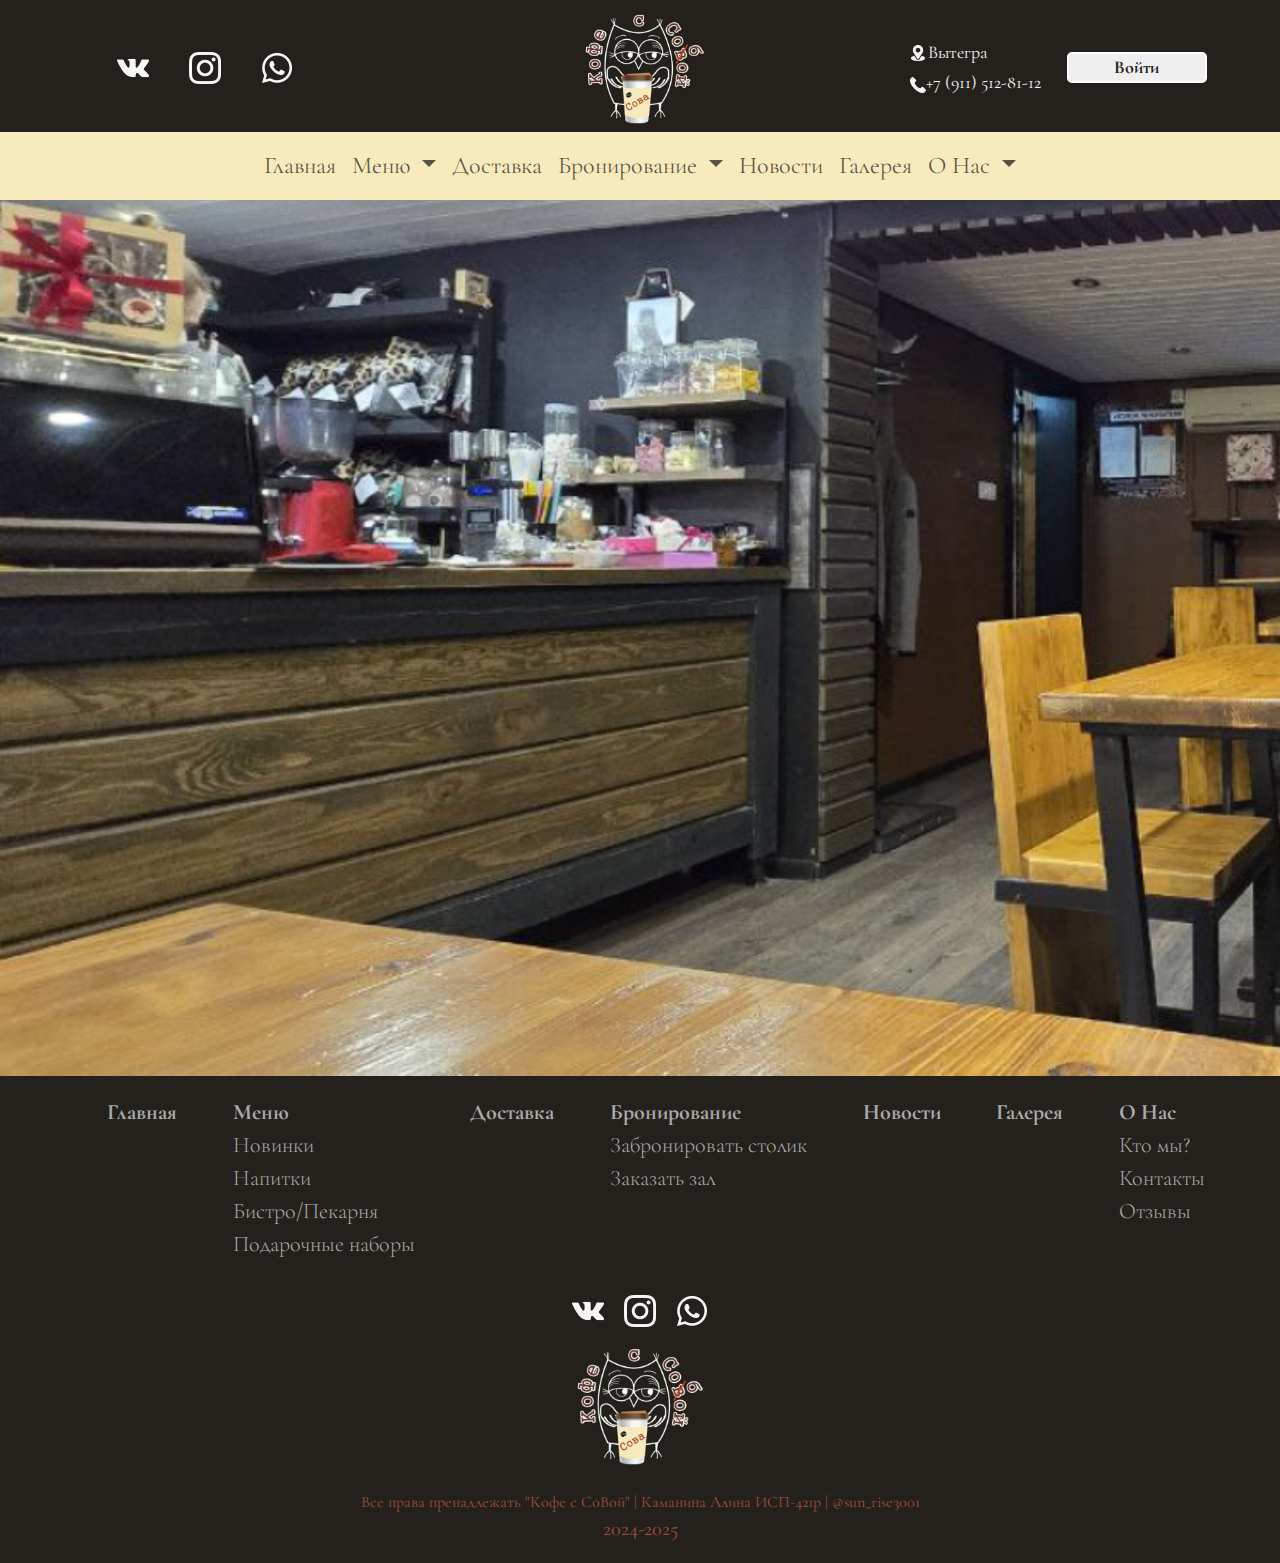
<file: page/booking.html>
<!DOCTYPE html>
<html lang="en">

<head>
    <meta charset="UTF-8">
    <meta name="viewport" content="width=device-width, initial-scale=1.0">
    <link href="https://cdn.jsdelivr.net/npm/bootstrap@5.3.3/dist/css/bootstrap.min.css" rel="stylesheet"
        integrity="sha384-QWTKZyjpPEjISv5WaRU9OFeRpok6YctnYmDr5pNlyT2bRjXh0JMhjY6hW+ALEwIH" crossorigin="anonymous">
    <link href="https://stackpath.bootstrapcdn.com/bootstrap/4.5.2/css/bootstrap.min.css" rel="stylesheet">
    <link rel="stylesheet" href="../css/style.css">
    <link rel="stylesheet" href="../css/media.css">
    <link rel="preconnect" href="https://fonts.googleapis.com">
    <link rel="preconnect" href="https://fonts.gstatic.com" crossorigin>
    <link
        href="https://fonts.googleapis.com/css2?family=Cormorant+Garamond:ital,wght@0,300;0,400;0,500;0,600;0,700;1,300;1,400;1,500;1,600;1,700&family=EB+Garamond:ital,wght@0,400..800;1,400..800&display=swap"
        rel="stylesheet">
        <link rel="icon" href="img/favicon.png" type="image/x-icon">
    <title>Кофе с СоВой - Бронирование</title>
</head>

<body>
    <header>
        <div class="top-menu">
            <div class="media-icon hidden">
                <a href="https://vk.com/coffeessovoy35"><img src="../img/icon/vk.png" alt="Вконтакте"></a>
                <a href="https://wa.me/79115128112"><img src="../img/icon/instagram.png" alt="Ватсап"></a>
                <a href="https://www.instagram.coffeessovoy35"><img src="../img/icon/whatsapp.png" alt="Инстаграм"></a>
            </div>
            <div class="logo">
                <a href="../index.html"><img src="../img/header/logo.jpg" alt="Логотип кофейни 'Кофе с СоВой'"></a>
            </div>
            <div class="contact-menu hidden">
                <div class="contact-tools">
                    <div class="contact-tool">
                        <img src="../img/header/location.png" alt="Город, где находится чудестная кофейня">
                        <a>Вытегра</a>
                    </div>
                    <div class="contact-tool">
                        <div class="text-to-copy" onclick="copyText(this)"><img src="../img/header/phone.png"
                                alt="Номер телефона для связи">+7 (911) 512-81-12</div>
                    </div>
                </div>
                <div class="btn-order">
                    <div class="button-container">
                        <button class="hover-button" data-bs-target="#LoginModal" data-bs-toggle="modal">Войти</button>
                        <div class="owl-tooltip">🦉</div>
                    </div>
                </div>
            </div>
        </div>
        <div class="buttom-menu">
            <!-- Навигационное меню -->
            <nav class="navbar navbar-expand-lg bg-f7eabd">
                <div class="collapse navbar-collapse" id="navbarNav">
                    <ul class="navbar-nav">
                        <li class="nav-item active">
                            <a class="nav-link" href="../index.html">Главная</a>
                        </li>
                        <li class="nav-item dropdown">
                            <a class="nav-link dropdown-toggle" href="" id="navbarDropdown" role="button"
                                data-toggle="dropdown" aria-haspopup="true" aria-expanded="false">
                                Меню
                            </a>
                            <div class="dropdown-menu" aria-labelledby="navbarDropdown">
                                <a class="dropdown-item" href="../page/menu.html#novinki">Новинки</a>
                                <a class="dropdown-item" href="../page/menu.html#drinks">Напитки</a>
                                <a class="dropdown-item" href="../page/menu.html#bistro">Бистро/Пекарня</a>
                                <a class="dropdown-item" href="../page/menu.html#presents">Подарочные наборы</a>
                            </div>
                        </li>
                        <li class="nav-item">
                            <a class="nav-link" href="../page/delivery.html#deliver">Доставка</a>
                        </li>
                        <li class="nav-item dropdown">
                            <a class="nav-link dropdown-toggle" href="" id="navbarDropdownBooking" role="button"
                                data-toggle="dropdown" aria-haspopup="true" aria-expanded="false">
                                Бронирование
                            </a>
                            <div class="dropdown-menu" aria-labelledby="navbarDropdownBooking">
                                <a class="dropdown-item" href="../page/booking.html">Забронировать столик</a>
                                <a class="dropdown-item" href="../page/booking.html#hall_reservation">Заказать зал</a>
                            </div>
                        </li>
                        <li class="nav-item active">
                            <a class="nav-link" href="../page/news.html">Новости</a>
                        </li>
                        <li class="nav-item">
                            <a class="nav-link" href="../page/galery.html">Галерея</a>
                        </li>
                        <li class="nav-item dropdown">
                            <a class="nav-link dropdown-toggle" href="#" id="navbarDropdownBooking" role="button"
                                data-toggle="dropdown" aria-haspopup="true" aria-expanded="false">
                                О Нас
                            </a>
                            <div class="dropdown-menu" aria-labelledby="navbarDropdownBooking">
                                <a class="dropdown-item" href="../page/about-us.html">Кто мы?</a>
                                <a class="dropdown-item" href="../page/about-us.html#contact">Контакты</a>
                                <a class="dropdown-item" href="../page/about-us.html#impotant">Создатели</a>
                                <a class="dropdown-item" href="../page/about-us.html#retwit">Отзывы</a>
                            </div>
                        </li>
                    </ul>
                </div>
            </nav>
        </div>
        <!-- Навигационное меню с бургером -->
        <nav class="navbar navbar-expand-lg navbar-light bg-f7eabd" id="none-display">
            <div class="container-fluid">
                <!-- Логотип -->
                <a href="../index.html"><img src="../img/header/logo.jpg" alt="Логотип" class="logo-burger"></a>

                <!-- Кнопка "Войти" -->
                <div class="btn-order">
                    <div class="button-container">
                        <button class="hover-button" data-bs-target="#LoginModal" data-bs-toggle="modal">Войти</button>
                        <div class="owl-tooltip">🦉</div>
                    </div>
                </div>

                <!-- Кнопка бургера -->
                <button class="navbar-toggler" type="button" data-bs-toggle="collapse" data-bs-target="#navbarNav"
                    aria-controls="navbarNav" aria-expanded="false" aria-label="Toggle navigation">
                    <span class="navbar-toggler-icon"></span>
                </button>

                <!-- Меню -->
                <div class="collapse navbar-collapse" id="navbarNav">
                    <ul class="navbar-nav">
                        <li class="nav-item active">
                            <a class="nav-link" href="../index.html">Главная</a>
                        </li>
                        <li class="nav-item dropdown">
                            <a class="nav-link dropdown-toggle" href="menu.html" id="navbarDropdown"
                                role="button" data-bs-toggle="dropdown" aria-expanded="false">
                                Меню
                            </a>
                            <div class="dropdown-menu" aria-labelledby="navbarDropdown">
                                <a class="dropdown-item" href="menu.html#novinki1">Новинки</a>
                                <a class="dropdown-item" href="menu.html#drinks1">Напитки</a>
                                <a class="dropdown-item" href="menu.html#bistro1">Бистро/Пекарня</a>
                                <a class="dropdown-item" href="menu.html#presents1">Подарочные наборы</a>
                            </div>
                        </li>
                        <li class="nav-item">
                            <a class="nav-link" href="delivery.html#deliver">Доставка</a>
                        </li>
                        <li class="nav-item dropdown">
                            <a class="nav-link dropdown-toggle" href="booking.html" id="navbarDropdownBooking"
                                role="button" data-bs-toggle="dropdown" aria-expanded="false">
                                Бронирование
                            </a>
                            <div class="dropdown-menu" aria-labelledby="navbarDropdownBooking">
                                <a class="dropdown-item" href="booking.html">Забронировать столик</a>
                                <a class="dropdown-item" href="booking.html#hall_reservation">Заказать зал</a>
                            </div>
                        </li>
                        <li class="nav-item active">
                            <a class="nav-link" href="news.html">Новости</a>
                        </li>
                        <li class="nav-item">
                            <a class="nav-link" href="galery.html">Галерея</a>
                        </li>
                        <li class="nav-item dropdown">
                            <a class="nav-link dropdown-toggle" href="about-us.html" id="navbarDropdownAbout"
                                role="button" data-bs-toggle="dropdown" aria-expanded="false">
                                О Нас
                            </a>
                            <div class="dropdown-menu" aria-labelledby="navbarDropdownAbout">
                                <a class="dropdown-item" href="about-us.html">Кто мы?</a>
                                <a class="dropdown-item" href="about-us.html#contact">Контакты</a>
                                <a class="dropdown-item" href="about-us.html#impotant">Создатели</a>
                                <a class="dropdown-item" href="about-us.html#retwit">Отзывы</a>
                            </div>
                        </li>
                    </ul>
                </div>
            </div>
        </nav>

            <!-- Модальное окно входа -->
    <div class="modal fade" id="LoginModal" tabindex="-1" aria-labelledby="exampleModalLabel" aria-hidden="true">
        <div class="modal-dialog">
            <div class="modal-content">
                <div class="modal-header">
                    <h5 class="modal-title" id="exampleModalLabel">
                        <h2 class="garmond-1">Вход</h2>
                    </h5>
                    <button type="button" class="btn-close" data-bs-dismiss="modal" aria-label="Close"></button>
                </div>
                <div class="modal-body">
                    <form id="loginForm">
                        <div class="div-forms">
                            <div class="div-form">
                                <label for="loginUsername">Логин:</label>
                                <input type="text" id="loginUsername" name="loginUsername" required>
                            </div>
                            <div class="div-form">
                                <label for="loginPassword">Пароль:</label>
                                <input type="password" id="loginPassword" name="loginPassword" required>
                            </div>

                            <label>
                                <input type="checkbox" id="rememberMe"> Запомнить меня
                            </label>
                        </div>
                        <button type="submit" class="btn-submit">Войти</button>
                        <p class="text-custom-1" style="margin-top: 3%;">Нет аккаунта? <a href="#"
                                data-bs-target="#registerModal" data-bs-toggle="modal">Зарегистрироваться</a></p>
                    </form>
                </div>
            </div>
        </div>
    </div>
        <!-- Модальное окно регистрации -->

        <div class="modal fade" id="registerModal" tabindex="-1" aria-labelledby="exampleModalLabel" aria-hidden="true">
            <div class="modal-dialog">
              <div class="modal-content">
                <div class="modal-header">
                  <h5 class="modal-title" id="exampleModalLabel"><h2 class="garmond-1">Регистрация</h2></h5>
                  <button type="button" class="btn-close" data-bs-dismiss="modal" aria-label="Close"></button>
                </div>
                <div class="modal-body">
                    <form id="registerForm">
                        <div class="div-forms">
                            <div class="div-form">
                                <label for="registerFullName">ФИО<span class="red">*</span>:</label>
                                <input type="text" id="registerFullName" name="registerFullName" required>
                            </div>
                            <div class="div-form">
                                <label for="registerUsername">Логин<span class="red">*</span>:</label>
                                <input type="text" id="registerUsername" name="registerUsername" required>
                            </div>
                            <div class="div-form">
                                <label for="registerPhone">Номер телефона<span class="red">*</span>:</label>
                                <input type="tel" id="registerPhone" name="registerPhone" required>
                            </div>
                            <div class="div-form">
                                <label for="registerEmail">Почта:</label>
                                <input type="email" id="registerEmail" name="registerEmail" required>
                            </div>
                            <div class="div-form">
                                <label for="registerPassword">Пароль<span class="red">*</span>:</label>
                                <input type="password" id="registerPassword" name="registerPassword" required>
                            </div>
                            <div class="div-form">
                                <label for="registerConfirmPassword">Подтверждение пароля<span class="red">*</span>:</label>
                                <input type="password" id="registerConfirmPassword" name="registerConfirmPassword" required>
                            </div>
                            <label>
                                <input type="checkbox" id="agreeToTerms" required> Согласен на обработку персональных
                                данных<span class="red">*</span>
                            </label>
                        </div>
    
                        <button type="submit" class="btn-submit">Зарегистрироваться</button>
                        <p class="text-custom-1" style="margin-top: 3%;">Есть аккаунт? <a href="#" data-bs-target="#LoginModal" data-bs-toggle="modal">Войти</a></p>
                        <span><span class="red">*</span> - поля, обязательные для заполнения</span>
                        <a href="page/cart.html">Просмотр аккаунта</a>
                    </form>
                </div>
              </div>
            </div>
          </div>
    </header>
    <div id="tooltip" class="tooltip">Номер скопирован!</div>
    <div class="offer-booking">
        <div class="offer-text hidden h-100">
            <div class="kroshka-0">
                <p><a href="../index.html">Главная</a> > <a href="#">Меню</a></p>
            </div>
            <h2>Забронируй столик заранее для:</h2>
            <div class="icons-for-offer hidden">
                <div class="icon-offer ">
                    <img src="../img/friends.png" alt="">
                    <p>встречи с другом</p>
                </div>
                <div class="icon-offer">
                    <img src="../img/romantic-date.png" alt="">
                    <p>романтического свидания</p>
                </div>
                <div class="icon-offer">
                    <img src="../img/coworking.png" alt="">
                    <p>важных дел</p>
                </div>
                <div class="icon-offer">
                    <img src="../img/chill.png" alt="">
                    <p>чилла с самим собой</p>
                </div>
            </div>
            <div class="offer-btn hidden" id="hall_reservation">
                <button class="btn btn-custom" type="button" data-bs-toggle="modal"
                    data-bs-target="#bookingModal">Забронировать столик</button>
            </div>
            <h2>Вы так же можете забронировать целый зал!</h2>
            <h4>Проводите вместе с нами:</h4>
            <div class="icons-for-offer hidden">
                <div class="icon-offer">
                    <img src="../img/birthday.png" alt="">
                    <p>дни рождения</p>
                </div>
                <div class="icon-offer">
                    <img src="../img/party.png" alt="">
                    <p>мероприятия для компаний</p>
                </div>
                <div class="icon-offer">
                    <img src="../img/game.png" alt="">
                    <p>игры</p>
                </div>
            </div>
            <div class="offer-btn hidden">
                <button class="btn btn-custom" type="button" data-bs-toggle="modal"
                    data-bs-target="#bookingHallModal">Заказать зал</button>
            </div>
        </div>
    </div>
    <!-- Модальное окно для столиков-->
    <div class="modal fade" id="bookingModal" tabindex="-1" aria-labelledby="bookingModalLabel" aria-hidden="true">
        <div class="modal-dialog modal-lg">
            <div class="modal-content">
                <div class="modal-header">
                    <h5 class="modal-title text-custom-1" id="bookingModalLabel">Бронирование столика</h5>
                    <button type="button" class="btn-close" data-bs-dismiss="modal" aria-label="Close"></button>
                </div>
                <div class="modal-body">
                    <!-- Графический интерфейс -->
                    <div class="room-layout">
                        <div class="table table-1" data-table="0">
                            <img src="../img/chear.png" alt="" class="chear-1">
                            <span>Столик 1</span>
                            <img src="../img/chear.png" alt="" class="chear-2">
                        </div>
                        <div class="table table-2" data-table="1">
                            <img src="../img/chear.png" alt="" class="chear-1">
                            <span>Столик 2</span>
                            <img src="../img/chear.png" alt="" class="chear-2">
                        </div>
                        <div class="table table-3" data-table="2">
                            <img src="../img/chear.png" alt="" class="chear-1">
                            <span>Столик 3</span>
                            <img src="../img/chear.png" alt="" class="chear-2">
                        </div>
                        <div class="table table-entrance" data-table="3">
                            <img src="../img/chear.png" alt="" class="chear-3 c3-1">
                            <img src="../img/chear.png" alt="" class="chear-3 c3-2">
                            <img src="../img/chear.png" alt="" class="chear-3 c3-3">
                            <img src="../img/chear.png" alt="" class="chear-3 c3-4">
                            <span>Столик 4</span>
                        </div>
                    </div>

                    <!-- Форма бронирования -->
                    <form id="bookingForm">
                        <div class="mb-3">
                            <label for="tableNumber" class="form-label garmond-1">Выберите столик:</label>
                            <select class="form-select garmond-0" id="tableNumber" required>
                                <option value="0">Столик 1</option>
                                <option value="1">Столик 2</option>
                                <option value="2">Столик 3</option>
                                <option value="3">Столик 4</option>
                            </select>
                        </div>
                        <div class="mb-3">
                            <label for="guests" class="form-label garmond-1">Количество гостей:</label>
                            <input type="number" class="form-control" id="guests" min="1" max="6" required>
                            <p class="garmond-0">Столики 1-3 можно забронировать на компанию 6 человек. Столик 4 только для 4 человек.</p>
                        </div>
                        <div class="mb-3">
                            <label for="name" class="form-label garmond-1">Ваше имя:</label>
                            <input type="text" class="form-control" id="name" required
                                placeholder="Это имя потребуется, чтобы мы не ошиблись с вашей бронью">
                        </div>
                        <div class="mb-3">
                            <label for="name" class="form-label garmond-1">Телефон:</label>
                            <input type="text" class="form-control" id="phone" required placeholder="+ 7 9хх ххх хх хх">
                        </div>
                        <div class="mb-3">
                            <label for="date" class="form-label garmond-1">Дата:</label>
                            <input type="date" class="form-control" id="date" required>
                        </div>
                        <div class="mb-3">
                            <label for="time" class="form-label garmond-1">Время:</label>
                            <input type="time" class="form-control" id="time" required>
                        </div>
                        <button type="submit" class="btn btn-custom">Забронировать</button>
                    </form>
                </div>
            </div>
        </div>
    </div>
    <!-- Модальное окно для зала-->
    <div class="modal fade" id="bookingHallModal" tabindex="-1" aria-labelledby="bookingHallModalLabel"
        aria-hidden="true">
        <div class="modal-dialog modal-lg">
            <div class="modal-content">
                <div class="modal-header">
                    <h5 class="modal-title text-custom-1" id="bookingHallModalLabel">Бронирование зала</h5>
                    <button type="button" class="btn-close" data-bs-dismiss="modal" aria-label="Close"></button>
                </div>
                <div class="modal-body">
                    <!-- Форма бронирования -->
                    <form id="bookingHallForm">
                        <!-- Контактные данные -->
                        <div class="mb-3">
                            <label for="fullName" class="form-label garmond-1">ФИО:</label>
                            <input type="text" class="form-control" id="fullName" placeholder="Иванов Иван Иванович"
                                required>
                        </div>
                        <div class="mb-3">
                            <label for="phone" class="form-label garmond-1">Телефон:</label>
                            <input type="tel" class="form-control" id="phone" placeholder="+7 (999) 999-99-99" required>
                        </div>
                        <div class="mb-3">
                            <label for="email" class="form-label garmond-1">Email:</label>
                            <input type="email" class="form-control" id="email" placeholder="example@mail.com" required>
                        </div>

                        <!-- Детали бронирования -->
                        <div class="mb-3">
                            <label for="eventType" class="form-label garmond-1">Тип мероприятия:</label>
                            <select class="form-select garmond-0" id="eventType" required>
                                <option value="birthday">День рождения</option>
                                <option value="meeting">Деловая встреча</option>
                                <option value="party">Вечеринка</option>
                                <option value="other">Другое</option>
                            </select>
                        </div>
                        <div class="mb-3">
                            <label for="guests" class="form-label garmond-1">Количество гостей:</label>
                            <input type="number" class="form-control" id="guests" min="1" max="80" required>
                        </div>
                        <div class="mb-3">
                            <label for="date" class="form-label garmond-1">Дата:</label>
                            <input type="date" class="form-control" id="date" required>
                        </div>
                        <div class="mb-3">
                            <label for="time" class="form-label garmond-1">Время:</label>
                            <input type="time" class="form-control" id="time" required>
                        </div>
                        <div class="mb-3">
                            <label for="comments" class="form-label garmond-1">Дополнительные пожелания:</label>
                            <textarea class="form-control" id="comments" rows="3"
                                placeholder="Напишите ваши пожелания"></textarea>
                        </div>

                        <!-- Кнопка отправки -->
                        <button type="submit" class="btn btn-custom">Забронировать</button>
                    </form>
                </div>
            </div>
        </div>
    </div>
    <footer>
        <ul class="menu-footer">
            <li class="step-menu">
                <a href="../index.html">Главная</a>
            </li>
            <li class="step-menu">
                <a href="../page/menu.html">Меню</a>
                <a href="../page/menu.html#novinki" id="a-side">Новинки</a>
                <a href="../page/menu.html#drinks" id="a-side">Напитки</a>
                <a href="../page/menu.html#bistro" id="a-side">Бистро/Пекарня</a>
                <a href="../page/menu.html#presents" id="a-side">Подарочные наборы</a>
            </li>
            <li class="step-menu">
                <a href="../page/delivery.html#deliver">Доставка</a>
            </li>
            <li class="step-menu">
                <a href="../page/booking.html">Бронирование</a>
                <a href="../page/booking.html" id="a-side">Забронировать столик</a>
                <a href="../page/booking.html#hall_reservation" id="a-side">Заказать зал</a>
            </li>
            <li class="step-menu">
                <a href="../page/news.html">Новости</a>
            </li>
            <li class="step-menu">
                <a href="../page/galery.html">Галерея</a>
            </li>
            <li class="step-menu">
                <a href="../page/about-us.html">О Нас</a>
                <a href="../page/about-us.html" id="a-side">Кто мы?</a>
                <a href="../page/about-us.html#contact" id="a-side">Контакты</a>
                <a href="../page/about-us.html#retwit" id="a-side">Отзывы</a>
            </li>
        </ul>
        <div class="image-links">
            <a href="https://vk.com/coffeessovoy35" target="_blank">
                <img src="../img/icon/vk.png" alt="Вконтакте">
            </a>
            <a href="https://www.instagram.coffeessovoy35" target="_blank">
                <img src="../img/icon/instagram.png" alt="Инстаграм">
            </a>
            <a href="https://wa.me/79115128112" target="_blank">
                <img src="../img/icon/whatsapp.png" alt="Ватсап">
            </a>
        </div>
        <div class="logotip-footer">
            <a href="#"><img src="../img/header/logo.jpg" alt=""></a>
        </div>
        <div class="kapcha">
            <span>Все права пренадлежать "Кофе с СоВой" | Каманина Алина ИСП-421р | @sun_rise3001</span>
            <span id="years-develop">2024-2025</span>
        </div>
    </footer>
    <button id="scrollToTop" aria-label="Наверх">
        &#8593; <!-- Стрелочка вверх -->
    </button>
</body>
<script src="https://code.jquery.com/jquery-3.5.1.slim.min.js"></script>
<script src="https://cdn.jsdelivr.net/npm/@popperjs/core@2.9.2/dist/umd/popper.min.js"></script>
<script src="https://stackpath.bootstrapcdn.com/bootstrap/4.5.2/js/bootstrap.min.js"></script>
<script src="https://cdn.jsdelivr.net/npm/bootstrap@5.3.3/dist/js/bootstrap.bundle.min.js"></script>

<script src="../js/script.js"></script>

<script>
    document.addEventListener("DOMContentLoaded", function () {
        const tables = document.querySelectorAll(".table");
        const tableNumberSelect = document.getElementById("tableNumber");
        const guestsInput = document.getElementById("guests");

        // Обработка выбора столика
        tables.forEach(table => {
            table.addEventListener("click", function () {
                const tableId = this.getAttribute("data-table");
                tableNumberSelect.value = tableId;

                // Установка максимального количества гостей
                if (tableId === "3") {
                    guestsInput.max = 4;
                } else {
                    guestsInput.max = 6;
                }

                // Подсветка выбранного столика
                tables.forEach(t => t.classList.remove("selected"));
                this.classList.add("selected");
            });
        });

        // Обработка отправки формы
        const bookingForm = document.getElementById("bookingForm");
        bookingForm.addEventListener("submit", function (e) {
            e.preventDefault();

            const tableNumber = tableNumberSelect.value;
            const guests = guestsInput.value;
            const date = document.getElementById("date").value;
            const time = document.getElementById("time").value;

            // Заглушка для отправки данных
            console.log("Данные бронирования:", {
                tableNumber,
                guests,
                date,
                time,
            });

            alert("Столик успешно забронирован!  С уважение, Кофе с СоВой <3");
            bookingForm.reset();
            tables.forEach(t => t.classList.remove("selected"));
        });
    });

    // Для бронирования зала
    document.addEventListener("DOMContentLoaded", function () {
        const bookingHallForm = document.getElementById("bookingHallForm");

        // Обработка отправки формы
        bookingHallForm.addEventListener("submit", function (e) {
            e.preventDefault();

            // Сбор данных из формы
            const formData = {
                fullName: document.getElementById("fullName").value,
                phone: document.getElementById("phone").value,
                email: document.getElementById("email").value,
                eventType: document.getElementById("eventType").value,
                guests: document.getElementById("guests").value,
                date: document.getElementById("date").value,
                time: document.getElementById("time").value,
                comments: document.getElementById("comments").value,
            };

            // Заглушка для отправки данных
            console.log("Данные бронирования:", formData);

            // Оповещение об успешной отправке
            alert("Зал успешно забронирован! Мы свяжемся с вами для подтверждения.");
            bookingHallForm.reset(); // Очистка формы
        });
    });
</script>

</html>
</file>
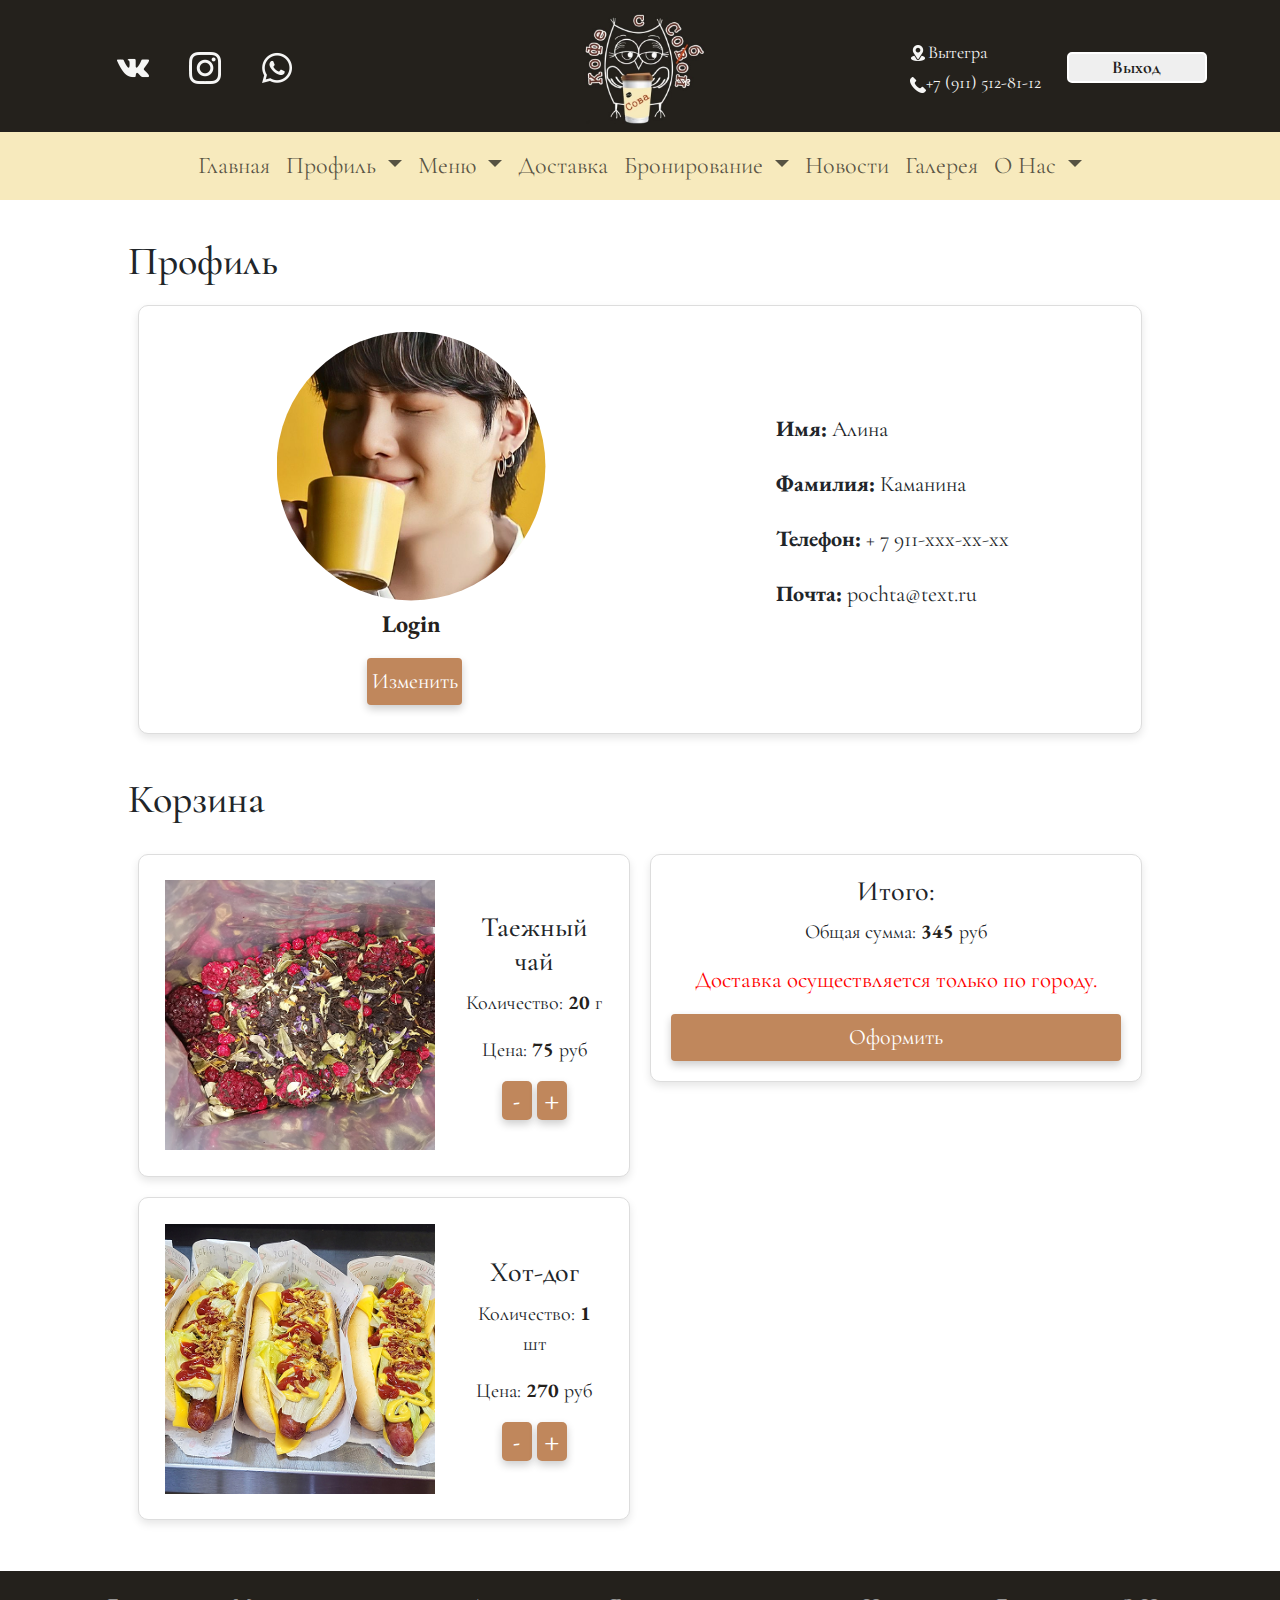
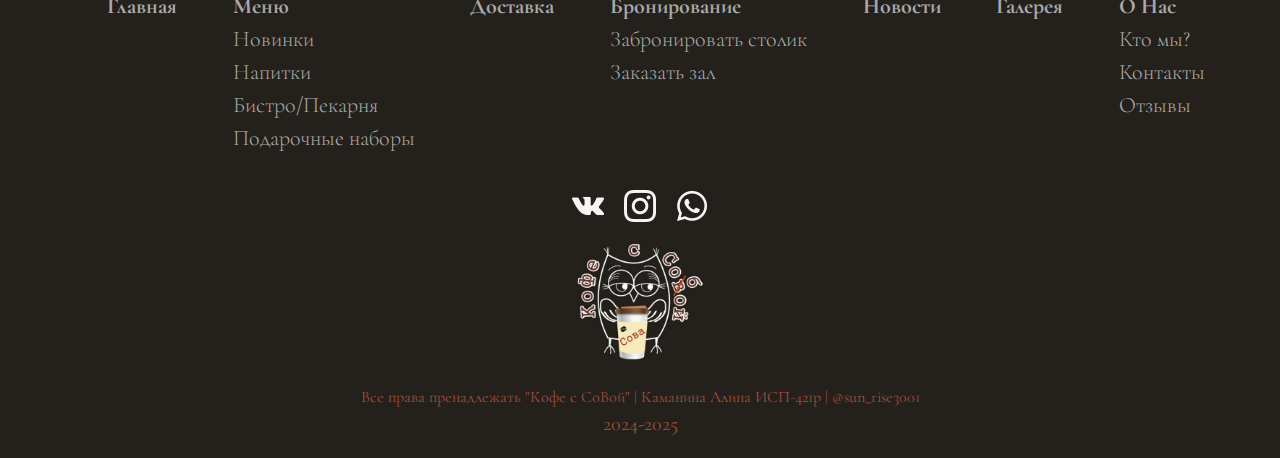
<file: page/cart.html>
<!DOCTYPE html>
<html lang="en">

<head>
    <meta charset="UTF-8">
    <meta name="viewport" content="width=device-width, initial-scale=1.0">
    <link href="https://cdn.jsdelivr.net/npm/bootstrap@5.3.3/dist/css/bootstrap.min.css" rel="stylesheet"
        integrity="sha384-QWTKZyjpPEjISv5WaRU9OFeRpok6YctnYmDr5pNlyT2bRjXh0JMhjY6hW+ALEwIH" crossorigin="anonymous">
    <link href="https://stackpath.bootstrapcdn.com/bootstrap/4.5.2/css/bootstrap.min.css" rel="stylesheet">
    <link rel="stylesheet" href="../css/style.css">
    <link rel="stylesheet" href="../css/media.css">
    <link rel="preconnect" href="https://fonts.googleapis.com">
    <link rel="preconnect" href="https://fonts.gstatic.com" crossorigin>
    <link
        href="https://fonts.googleapis.com/css2?family=Cormorant+Garamond:ital,wght@0,300;0,400;0,500;0,600;0,700;1,300;1,400;1,500;1,600;1,700&family=EB+Garamond:ital,wght@0,400..800;1,400..800&display=swap"
        rel="stylesheet">
    <link rel="icon" href="../img/favicon.png" type="image/x-icon">
    <title>Кофе с СоВой - Профиль&Корзина</title>
</head>

<body>
    <header>
        <div class="top-menu">
            <div class="media-icon hidden">
                <a href="https://vk.com/coffeessovoy35"><img src="../img/icon/vk.png" alt="Вконтакте"></a>
                <a href="https://wa.me/79115128112"><img src="../img/icon/instagram.png" alt="Ватсап"></a>
                <a href="https://www.instagram.coffeessovoy35"><img src="../img/icon/whatsapp.png" alt="Инстаграм"></a>
            </div>
            <div class="logo">
                <a href="../index.html"><img src="../img/header/logo.jpg" alt="Логотип кофейни 'Кофе с СоВой'"></a>
            </div>
            <div class="contact-menu hidden">
                <div class="contact-tools">
                    <div class="contact-tool">
                        <img src="../img/header/location.png" alt="Город, где находится чудестная кофейня">
                        <a>Вытегра</a>
                    </div>
                    <div class="contact-tool">
                        <div class="text-to-copy" onclick="copyText(this)"><img src="../img/header/phone.png"
                                alt="Номер телефона для связи">+7 (911) 512-81-12</div>
                    </div>
                </div>
                <div class="btn-order">
                    <div class="button-container">
                        <button class="hover-button" data-bs-target="#LoginModal" data-bs-toggle="modal">Выход</button>
                        <div class="owl-tooltip">🦉</div>
                    </div>
                </div>
            </div>
        </div>
        <div class="buttom-menu">
            <!-- Навигационное меню -->
            <nav class="navbar navbar-expand-lg bg-f7eabd" ">
                <div class="collapse navbar-collapse" id="navbarNav">
                    <ul class="navbar-nav">
                        <li class="nav-item active">
                            <a class="nav-link" href="../index.html">Главная</a>
                        </li>
                        <li class="nav-item dropdown">
                            <a class="nav-link dropdown-toggle" href="#" id="navbarDropdown" role="button"
                                data-toggle="dropdown" aria-haspopup="true" aria-expanded="false">
                                Профиль
                            </a>
                            <div class="dropdown-menu" aria-labelledby="navbarDropdown">
                                <a class="dropdown-item" href="#">Карта профиля</a>
                                <a class="dropdown-item" href="#cart">Корзина</a>
                            </div>
                        </li>
                        <li class="nav-item dropdown">
                            <a class="nav-link dropdown-toggle" href="" id="navbarDropdown" role="button"
                                data-toggle="dropdown" aria-haspopup="true" aria-expanded="false">
                                Меню
                            </a>
                            <div class="dropdown-menu" aria-labelledby="navbarDropdown">
                                <a class="dropdown-item" href="../page/menu.html#novinki">Новинки</a>
                                <a class="dropdown-item" href="../page/menu.html#drinks">Напитки</a>
                                <a class="dropdown-item" href="../page/menu.html#bistro">Бистро/Пекарня</a>
                                <a class="dropdown-item" href="../page/menu.html#presents">Подарочные наборы</a>
                            </div>
                        </li>
                        <li class="nav-item">
                            <a class="nav-link" href="../page/delivery.html#deliver">Доставка</a>
                        </li>
                        <li class="nav-item dropdown">
                            <a class="nav-link dropdown-toggle" href="" id="navbarDropdownBooking" role="button"
                                data-toggle="dropdown" aria-haspopup="true" aria-expanded="false">
                                Бронирование
                            </a>
                            <div class="dropdown-menu" aria-labelledby="navbarDropdownBooking">
                                <a class="dropdown-item" href="../page/booking.html">Забронировать столик</a>
                                <a class="dropdown-item" href="../page/booking.html#hall_reservation">Заказать зал</a>
                            </div>
                        </li>
                        <li class="nav-item active">
                            <a class="nav-link" href="../page/news.html">Новости</a>
                        </li>
                        <li class="nav-item">
                            <a class="nav-link" href="../page/galery.html">Галерея</a>
                        </li>
                        <li class="nav-item dropdown">
                            <a class="nav-link dropdown-toggle" href="#" id="navbarDropdownBooking" role="button"
                                data-toggle="dropdown" aria-haspopup="true" aria-expanded="false">
                                О Нас
                            </a>
                            <div class="dropdown-menu" aria-labelledby="navbarDropdownBooking">
                                <a class="dropdown-item" href="../page/about-us.html">Кто мы?</a>
                                <a class="dropdown-item" href="../page/about-us.html#contact">Контакты</a>
                                <a class="dropdown-item" href="../page/about-us.html#impotant">Создатели</a>
                                <a class="dropdown-item" href="../page/about-us.html#retwit">Отзывы</a>
                            </div>
                        </li>
                    </ul>
                </div>
            </nav>
        </div>
        <!-- Навигационное меню с бургером -->
        <nav class="navbar navbar-expand-lg navbar-light bg-f7eabd" id="none-display">
            <div class="container-fluid">
                <!-- Логотип -->
                <a href="../index.html"><img src="../img/header/logo.jpg" alt="Логотип" class="logo-burger"></a>

                <!-- Кнопка "Войти" -->
                <div class="btn-order">
                    <div class="button-container">
                        <button class="hover-button" data-bs-target="#LoginModal" data-bs-toggle="modal">Войти</button>
                        <div class="owl-tooltip">🦉</div>
                    </div>
                </div>

                <!-- Кнопка бургера -->
                <button class="navbar-toggler" type="button" data-bs-toggle="collapse" data-bs-target="#navbarNav"
                    aria-controls="navbarNav" aria-expanded="false" aria-label="Toggle navigation">
                    <span class="navbar-toggler-icon"></span>
                </button>

                <!-- Меню -->
                <div class="collapse navbar-collapse" id="navbarNav">
                    <ul class="navbar-nav">
                        <li class="nav-item active">
                            <a class="nav-link" href="../index.html">Главная</a>
                        </li>
                        <li class="nav-item dropdown">
                            <a class="nav-link dropdown-toggle" href="menu.html" id="navbarDropdown"
                                role="button" data-bs-toggle="dropdown" aria-expanded="false">
                                Меню
                            </a>
                            <div class="dropdown-menu" aria-labelledby="navbarDropdown">
                                <a class="dropdown-item" href="menu.html#novinki1">Новинки</a>
                                <a class="dropdown-item" href="menu.html#drinks1">Напитки</a>
                                <a class="dropdown-item" href="menu.html#bistro1">Бистро/Пекарня</a>
                                <a class="dropdown-item" href="menu.html#presents1">Подарочные наборы</a>
                            </div>
                        </li>
                        <li class="nav-item">
                            <a class="nav-link" href="delivery.html#deliver">Доставка</a>
                        </li>
                        <li class="nav-item dropdown">
                            <a class="nav-link dropdown-toggle" href="booking.html" id="navbarDropdownBooking"
                                role="button" data-bs-toggle="dropdown" aria-expanded="false">
                                Бронирование
                            </a>
                            <div class="dropdown-menu" aria-labelledby="navbarDropdownBooking">
                                <a class="dropdown-item" href="booking.html">Забронировать столик</a>
                                <a class="dropdown-item" href="booking.html#hall_reservation">Заказать зал</a>
                            </div>
                        </li>
                        <li class="nav-item active">
                            <a class="nav-link" href="news.html">Новости</a>
                        </li>
                        <li class="nav-item">
                            <a class="nav-link" href="galery.html">Галерея</a>
                        </li>
                        <li class="nav-item dropdown">
                            <a class="nav-link dropdown-toggle" href="about-us.html" id="navbarDropdownAbout"
                                role="button" data-bs-toggle="dropdown" aria-expanded="false">
                                О Нас
                            </a>
                            <div class="dropdown-menu" aria-labelledby="navbarDropdownAbout">
                                <a class="dropdown-item" href="about-us.html">Кто мы?</a>
                                <a class="dropdown-item" href="about-us.html#contact">Контакты</a>
                                <a class="dropdown-item" href="about-us.html#impotant">Создатели</a>
                                <a class="dropdown-item" href="about-us.html#retwit">Отзывы</a>
                            </div>
                        </li>
                    </ul>
                </div>
            </div>
        </nav>

            <!-- Модальное окно выхода -->
    <div class="modal fade" id="LoginModal" tabindex="-1" aria-labelledby="exampleModalLabel" aria-hidden="true">
        <div class="modal-dialog">
            <div class="modal-content">
                <div class="modal-header">
                    <h5 class="modal-title" id="exampleModalLabel">
                        <h2 class="garmond-1">Выход</h2>
                    </h5>
                    <button type="button" class="btn-close" data-bs-dismiss="modal" aria-label="Close"></button>
                </div>
                <div class="modal-body">
                    <div class="div-form">
                        <p>Вы уверены, что хотите выйти из аккаунта ?</p>
                    </div>
                </div>
                <div class="modal-footer">
                    <a class="btn btn-custom" href="../index.html">Выйти</a>
                    <button type="button" class="btn btn-secondary" data-bs-dismiss="modal">Закрыть</button>
                </div>
            </div>
        </div>
    </div>

    </header>
    <div id="tooltip" class="tooltip">Номер скопирован!</div>
    <div class="kroshka">
        <p><a href="../index.html">Главная</a> > <a href="#">Профиль</a></p>
    </div>
    <main class="gallery">
        <div class="profile">
            <h1>Профиль</h1>
            <div class="profile-card card">
                <div class="user-card">
                    <div class="user-card-img">
                        <div class="profile-image-container">
                            <img id="profileImage" src="../img/user.png" alt="Аватар профиля">
                        </div>
                        <p class="text-custom-1" id="cart">Login</p>
                        <div class="upload-button-container">
                            <label for="uploadInput" class="btn btn-custom">Изменить</label>
                            <input type="file" id="uploadInput" accept="image/*" style="display: none;">
                        </div>
                    </div>
                    <div class="user-card-info">
                        <p><span class="garmond-1">Имя: </span>Алина</p>
                        <p><span class="garmond-1">Фамилия: </span>Каманина</p>
                        <p><span class="garmond-1">Телефон: </span>+ 7 911-xxx-xx-xx</p>
                        <p><span class="garmond-1">Почта: </span>pochta@text.ru</p>
                    </div>
                </div>
            </div>
        </div>
        <div class="cart">
            <h1>Корзина</h1>
            <div class="cart-cart">
                <div class="set-carts">
                    <!-- Карточка 1: Таежный чай -->
                    <div class="cart-once card">
                        <img src="../img/menu/drinks/card-1.3.png" alt="Чай Ройбуш">
                        <div class="text-cart-once">
                            <h3>Таежный чай</h3>
                            <p>Количество: <span id="weight1" class="text-custom-1">20</span> г</p>
                            <p>Цена: <span id="price1" class="text-custom-1">75</span> руб</p>
                            <button class="btn-custom btn-prise" onclick="changeWeight(1, -5)">-</button>
                            <button class="btn-custom btn-prise" onclick="changeWeight(1, 5)">+</button>
                        </div>
                    </div>

                    <!-- Карточка 2: Товар 2 -->
                    <div class="cart-once card">
                        <img src="../img/menu/bistro/card-1.png" alt="Товар 2">
                        <div class="text-cart-once">
                            <h3>Хот-дог</h3>
                            <p>Количество: <span id="quantity2" class="text-custom-1">1</span> шт</p>
                            <p>Цена: <span id="price2" class="text-custom-1">270</span> руб</p>
                            <button class="btn-custom btn-prise" onclick="changeQuantity(2, -1)">-</button>
                            <button class="btn-custom btn-prise" onclick="changeQuantity(2, 1)">+</button>
                        </div>
                    </div>

                </div>
                <!-- Блок общей суммы и предупреждения -->
                <div class="total-sum">
                    <div class="card">
                        <h3>Итого:</h3>
                        <p>Общая сумма: <span id="totalPrice" class="text-custom-1">345</span> руб</p>
                        <p class="red">Доставка осуществляется только по городу.</p>
                        <button class="btn-custom btn" data-bs-toggle="modal" data-bs-target="#exampleModal">Оформить</button>
                    </div>
                </div>
            </div>
        </div>
        <!-- Modal -->
<div class="modal fade" id="exampleModal" tabindex="-1" aria-labelledby="exampleModalLabel" aria-hidden="true">
    <div class="modal-dialog">
      <div class="modal-content">
        <div class="modal-header">
          <h5 class="modal-title garmond-1" id="exampleModalLabel">Оформление заказа</h5>
          <button type="button" class="btn-close" data-bs-dismiss="modal" aria-label="Close"></button>
        </div>
        <div class="modal-body" id="years-develop">
            <p class="garmond-1">Товары:</p>
            <div class="tovars">
                <div class="tovar">
                    <h3><li>Таежный чай</li></h3>
                    <div class="details-container">
                        <!-- Чекбокс для управления раскрытием -->
                        <input type="checkbox" id="details-toggle" class="details-toggle">
                        
                        <!-- Текст "детали", который будет кликабельным -->
                        <label for="details-toggle" class="text-custom-2">детали</label>
                        
                        <!-- Блок, который будет раскрываться -->
                        <div class="details-content">
                            <p>Количество: <span id="weight1" class="garmond-1">20</span> г</p>
                            <p>Цена: <span id="price1" class="garmond-1">75</span> руб</p>
                        </div>
                    </div>
                </div>
                <div class="tovar">
                    <h3><li>Хот-дог</li></h3>
                    <div class="details-container">
                        <!-- Чекбокс для управления раскрытием -->
                        <input type="checkbox" id="details-toggle-0" class="details-toggle">
                        
                        <!-- Текст "детали", который будет кликабельным -->
                        <label for="details-toggle-0" class="text-custom-2">детали</label>
                        
                        <!-- Блок, который будет раскрываться -->
                        <div class="details-content">
                            <p>Количество: <span id="quantity2" class="garmond-1">1</span> шт</p>
                            <p>Цена: <span id="price2" class="garmond-1">270</span> руб</p>
                        </div>
                    </div>
                </div>
                <p class="red-1">Общая сумма: <span id="totalPrice" class="garmond-1">345</span> руб + <span class="garmond-1">200</span> руб за доставку</p>
                <div class="div-form">
                    <form id="order-present" action="" method="POST">
                        <div class="mb-3 check-fill-set">
                            <label class="form-label text-custom-1">Способ доставки:</label>
                            <div class="text-custom-0">
                                <input type="radio" id="tea" name="fill_set[]" value="Самовывоз"> Самовывоз
                            </div>
                            <div class="text-custom-0">
                                <input type="radio" id="chocolate" name="fill_set[]" value="Доставка" required> Доставка
                            </div>
                        </div>
                    <label for="">Адрес доставки:</label>
                    <input type="text" name="" id="" placeholder="ул.Вянгинская, 29"> 
                </div>
                <p class="red red-0">Доставка осуществляется только по городу. <br> Доставка бесплатная <span class="garmond-1">от 1500 рублей.</span></p>
            </div>
        </div>
        <div class="modal-footer">
          <button type="button" class="btn btn-secondary" data-bs-dismiss="modal" style="font-size: 20px;">Закрыть</button>
          <button type="submit" class="btn btn-custom">К оплате</button>
        </form>
        </div>
      </div>
    </div>
  </div>
    </main>

    <footer>
        <ul class="menu-footer">
            <li class="step-menu">
                <a href="../index.html">Главная</a>
            </li>
            <li class="step-menu">
                <a href="../page/menu.html">Меню</a>
                <a href="../page/menu.html#novinki" id="a-side">Новинки</a>
                <a href="../page/menu.html#drinks" id="a-side">Напитки</a>
                <a href="../page/menu.html#bistro" id="a-side">Бистро/Пекарня</a>
                <a href="../page/menu.html#presents" id="a-side">Подарочные наборы</a>
            </li>
            <li class="step-menu">
                <a href="../page/delivery.html#deliver">Доставка</a>
            </li>
            <li class="step-menu">
                <a href="../page/booking.html">Бронирование</a>
                <a href="../page/booking.html" id="a-side">Забронировать столик</a>
                <a href="../page/booking.html#hall_reservation" id="a-side">Заказать зал</a>
            </li>
            <li class="step-menu">
                <a href="../page/news.html">Новости</a>
            </li>
            <li class="step-menu">
                <a href="../page/galery.html">Галерея</a>
            </li>
            <li class="step-menu">
                <a href="../page/about-us.html">О Нас</a>
                <a href="../page/about-us.html" id="a-side">Кто мы?</a>
                <a href="../page/about-us.html#contact" id="a-side">Контакты</a>
                <a href="../page/about-us.html#retwit" id="a-side">Отзывы</a>
            </li>
        </ul>
        <div class="image-links">
            <a href="https://vk.com/coffeessovoy35" target="_blank">
                <img src="../img/icon/vk.png" alt="Вконтакте">
            </a>
            <a href="https://www.instagram.coffeessovoy35" target="_blank">
                <img src="../img/icon/instagram.png" alt="Инстаграм">
            </a>
            <a href="https://wa.me/79115128112" target="_blank">
                <img src="../img/icon/whatsapp.png" alt="Ватсап">
            </a>
        </div>
        <div class="logotip-footer">
            <a href="#"><img src="../img/header/logo.jpg" alt=""></a>
        </div>
        <div class="kapcha">
            <span>Все права пренадлежать "Кофе с СоВой" | Каманина Алина ИСП-421р | @sun_rise3001</span>
            <span id="years-develop">2024-2025</span>
        </div>
    </footer>
    <button id="scrollToTop" aria-label="Наверх">
        &#8593; <!-- Стрелочка вверх -->
    </button>

    <script src="../js/script.js"></script>
</body>
<script>
    document.getElementById('order-present').addEventListener('submit', function (event){
        alert('Оплата будет на месте, когда вы заберете заказ');
    });

    // Функция для изменения веса (граммы)
    function changeWeight(cardId, change) {
        const weightElement = document.getElementById(`weight${cardId}`);
        const priceElement = document.getElementById(`price${cardId}`);
        let weight = parseInt(weightElement.textContent);
        let price = parseInt(priceElement.textContent);

        // Минимальное количество граммов — 20
        if (weight + change >= 20) {
            weight += change;
            price += change; // Увеличиваем цену на 1 рубль за каждый грамм
            weightElement.textContent = weight;
            priceElement.textContent = price;
            updateTotal();
        }
    }

    // Функция для изменения количества (штуки)
    function changeQuantity(cardId, change) {
        const quantityElement = document.getElementById(`quantity${cardId}`);
        const priceElement = document.getElementById(`price${cardId}`);
        let quantity = parseInt(quantityElement.textContent);
        let price = parseInt(priceElement.textContent);

        // Минимальное количество штук — 1
        if (quantity + change >= 1) {
            quantity += change;
            price += change * 270; // Увеличиваем цену на 200 рублей за каждую штуку
            quantityElement.textContent = quantity;
            priceElement.textContent = price;
            updateTotal();
        }
    }

    // Функция для обновления общей суммы
    function updateTotal() {
        const price1 = parseInt(document.getElementById('price1').textContent);
        const price2 = parseInt(document.getElementById('price2').textContent);
        const totalPrice = price1 + price2;
        document.getElementById('totalPrice').textContent = totalPrice;
    }
</script>
<script>
    // Получаем элементы
const uploadInput = document.getElementById('uploadInput');
const profileImage = document.getElementById('profileImage');

// Обработчик события для загрузки изображения
uploadInput.addEventListener('change', function (event) {
    const file = event.target.files[0]; // Получаем выбранный файл

    if (file) {
        const reader = new FileReader(); // Создаем FileReader

        // Когда файл загружен
        reader.onload = function (e) {
            profileImage.src = e.target.result; // Устанавливаем новое изображение
        };

        reader.readAsDataURL(file); // Читаем файл как Data URL
    }
});

uploadInput.addEventListener('change', function (event) {
    const file = event.target.files[0];

    if (file) {
        // Проверка размера файла (например, не более 2 МБ)
        if (file.size > 10 * 1024 * 1024) {
            alert('Файл слишком большой. Максимальный размер: 2 МБ.');
            return;
        }

        const reader = new FileReader();
        reader.onload = function (e) {
            profileImage.src = e.target.result;
        };
        reader.readAsDataURL(file);
    }
});
 </script>
<script src="https://code.jquery.com/jquery-3.5.1.slim.min.js"></script>
<script src="https://cdn.jsdelivr.net/npm/@popperjs/core@2.9.2/dist/umd/popper.min.js"></script>
<script src="https://stackpath.bootstrapcdn.com/bootstrap/4.5.2/js/bootstrap.min.js"></script>
<script src="https://cdn.jsdelivr.net/npm/bootstrap@5.3.3/dist/js/bootstrap.bundle.min.js"></script>

</html>
</file>
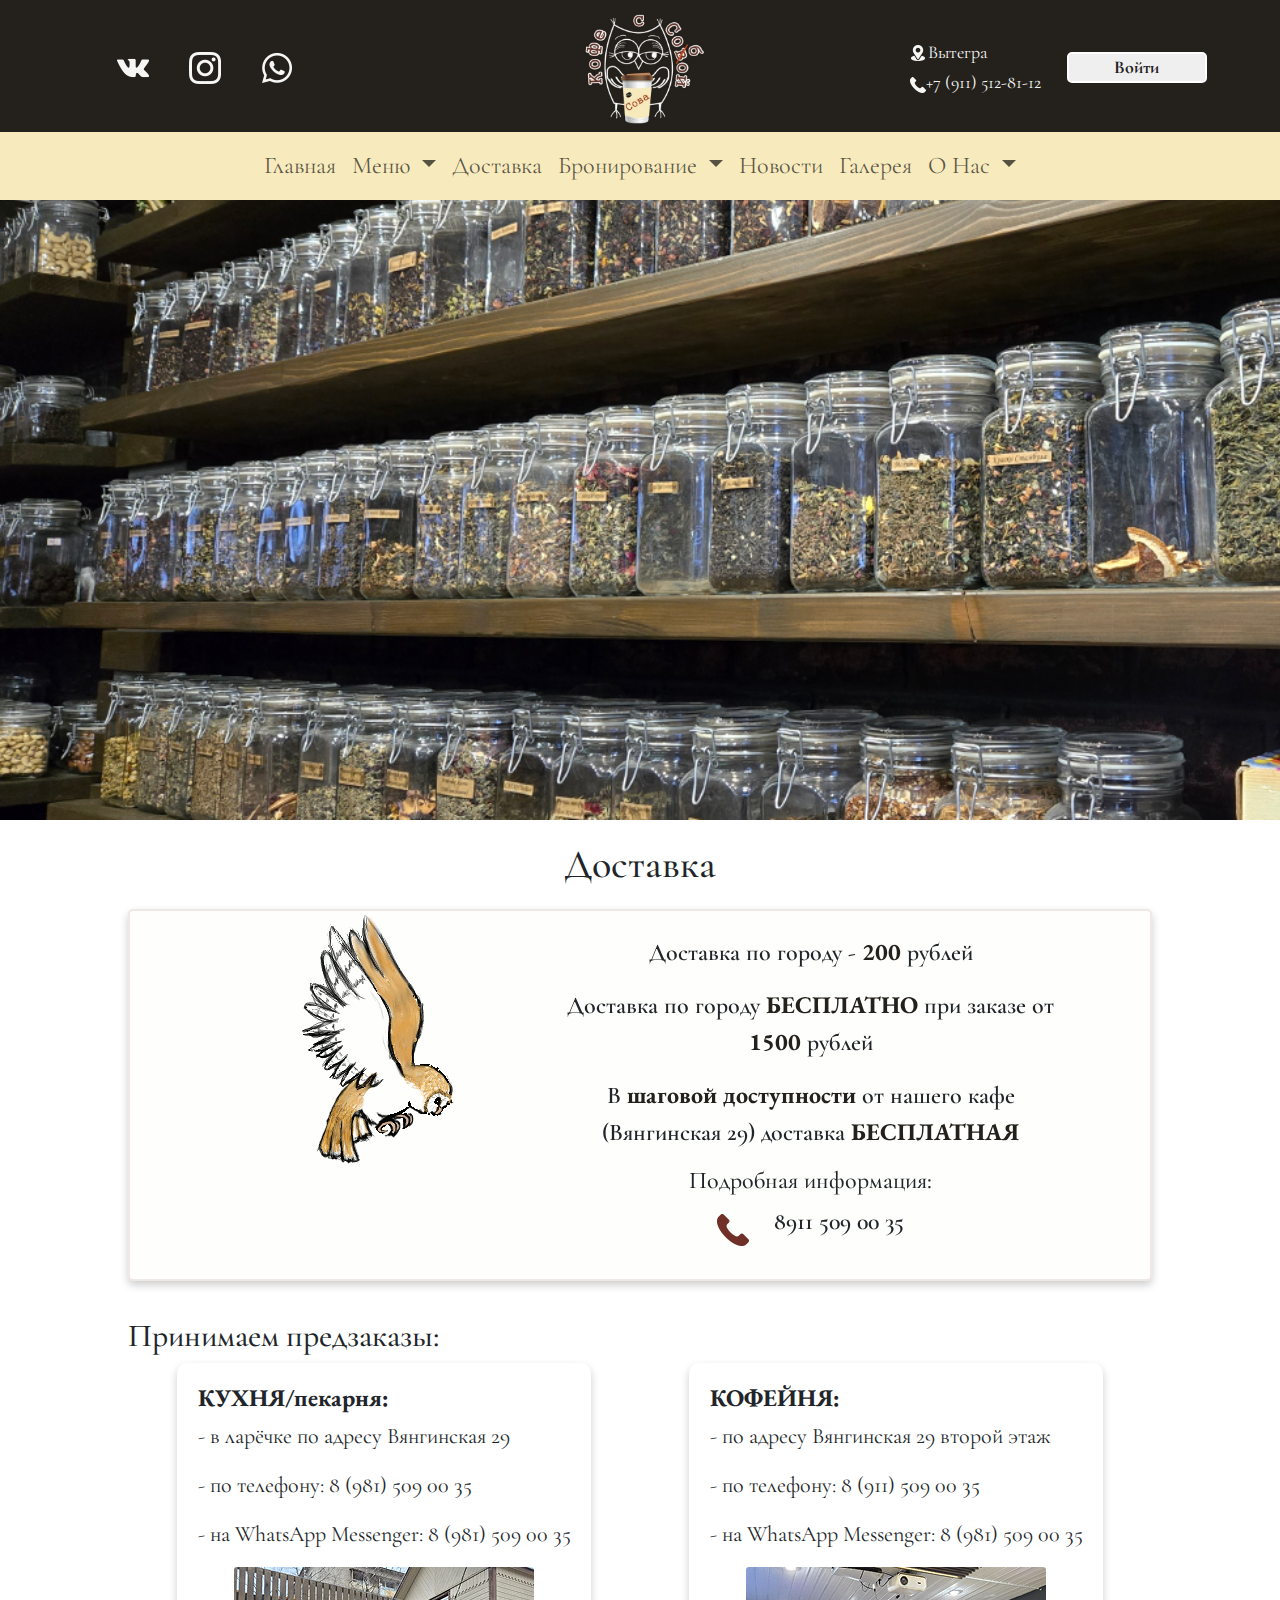
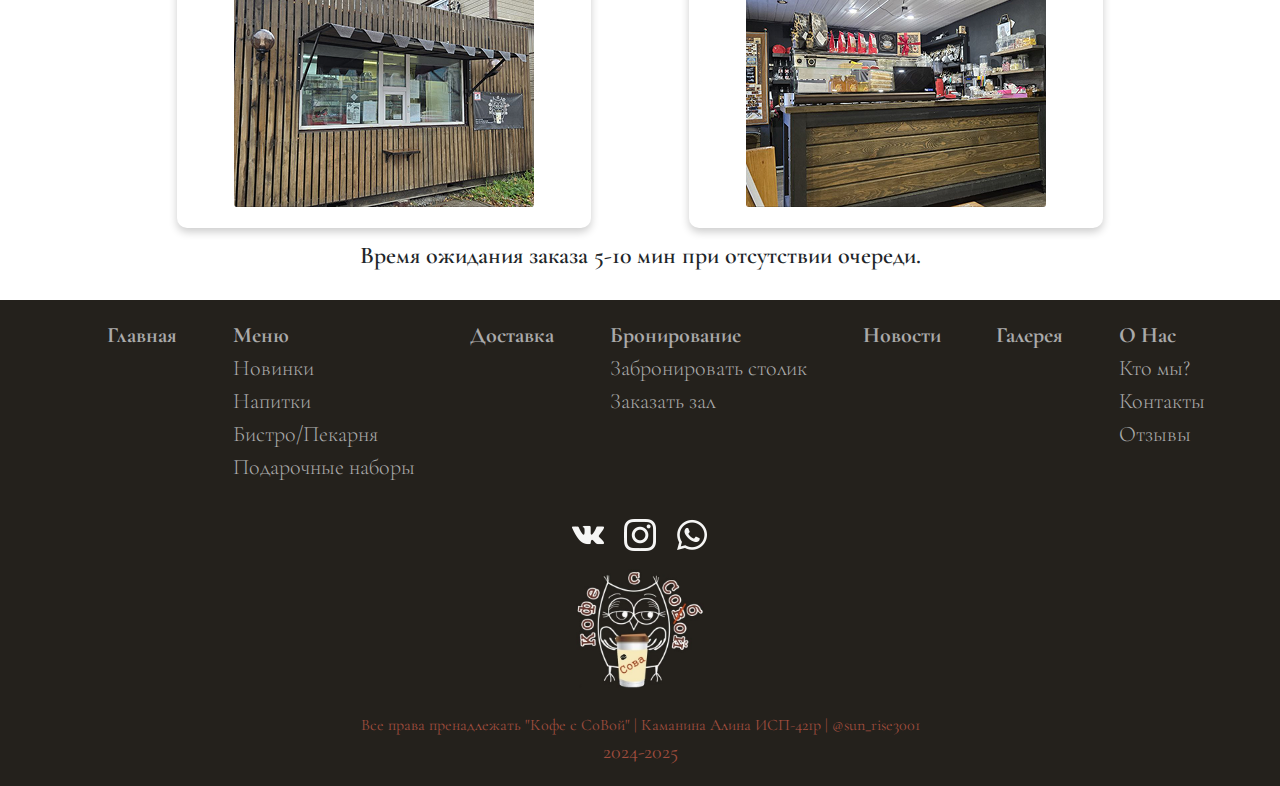
<file: page/delivery.html>
<!DOCTYPE html>
<html lang="en">
    <head>
        <meta charset="UTF-8">
        <meta name="viewport" content="width=device-width, initial-scale=1.0">
        <!-- Подключение Bootstrap CSS -->
        <link href="https://cdn.jsdelivr.net/npm/bootstrap@5.3.3/dist/css/bootstrap.min.css" rel="stylesheet"
            integrity="sha384-QWTKZyjpPEjISv5WaRU9OFeRpok6YctnYmDr5pNlyT2bRjXh0JMhjY6hW+ALEwIH" crossorigin="anonymous">
        <!-- Подключение стилей проекта -->
        <link rel="stylesheet" href="../css/style.css">
        <link rel="stylesheet" href="../css/media.css">
        <!-- Шрифты -->
        <link rel="preconnect" href="https://fonts.googleapis.com">
        <link rel="preconnect" href="https://fonts.gstatic.com" crossorigin>
        <link
            href="https://fonts.googleapis.com/css2?family=Cormorant+Garamond:ital,wght@0,300;0,400;0,500;0,600;0,700;1,300;1,400;1,500;1,600;1,700&family=EB+Garamond:ital,wght@0,400..800;1,400..800&display=swap"
            rel="stylesheet">
        <!-- Иконка -->
        <link rel="icon" href="../img/favicon.png" type="image/x-icon">
        <title>Кофе с СоВой</title>
    </head>
<body>
    <header>
        <div class="top-menu">
            <div class="media-icon hidden">
                <a href="https://vk.com/coffeessovoy35"><img src="../img/icon/vk.png" alt="Вконтакте"></a>
                <a href="https://wa.me/79115128112"><img src="../img/icon/instagram.png" alt="Ватсап"></a>
                <a href="https://www.instagram.coffeessovoy35"><img src="../img/icon/whatsapp.png" alt="Инстаграм"></a>
            </div>
            <div class="logo">
                <a href="../index.html"><img src="../img/header/logo.jpg" alt="Логотип кофейни 'Кофе с СоВой'"></a>
            </div>
            <div class="contact-menu hidden">
                <div class="contact-tools">
                    <div class="contact-tool">
                        <img src="../img/header/location.png" alt="Город, где находится чудестная кофейня">
                        <a>Вытегра</a>
                    </div>
                    <div class="contact-tool">
                        <div class="text-to-copy" onclick="copyText(this)"><img src="../img/header/phone.png"
                                alt="Номер телефона для связи">+7 (911) 512-81-12</div>
                    </div>
                </div>
                <div class="btn-order">
                    <div class="button-container">
                        <button class="hover-button" data-bs-target="#LoginModal" data-bs-toggle="modal">Войти</button>
                        <div class="owl-tooltip">🦉</div>
                    </div>
                </div>
            </div>
        </div>

        <div class="buttom-menu">
            <nav class="navbar navbar-expand-lg bg-f7eabd">
                <div class="collapse navbar-collapse" id="navbarNav">
                    <ul class="navbar-nav">
                        <li class="nav-item active">
                            <a class="nav-link" href="../index.html">Главная</a>
                        </li>
                        <li class="nav-item dropdown">
                            <a class="nav-link dropdown-toggle" href="#" id="navbarDropdown" role="button"
                                data-bs-toggle="dropdown" aria-expanded="false">
                                Меню
                            </a>
                            <div class="dropdown-menu" aria-labelledby="navbarDropdown">
                                <a class="dropdown-item" href="menu.html#novinki">Новинки</a>
                                <a class="dropdown-item" href="menu.html#drinks">Напитки</a>
                                <a class="dropdown-item" href="menu.html#bistro">Бистро/Пекарня</a>
                                <a class="dropdown-item" href="menu.html#presents">Подарочные наборы</a>
                            </div>
                        </li>
                        <li class="nav-item">
                            <a class="nav-link" href="#">Доставка</a>
                        </li>
                        <li class="nav-item dropdown">
                            <a class="nav-link dropdown-toggle" href="#" id="navbarDropdownBooking1" role="button"
                                data-bs-toggle="dropdown" aria-expanded="false">
                                Бронирование
                            </a>
                            <div class="dropdown-menu" aria-labelledby="navbarDropdownBooking1">
                                <a class="dropdown-item" href="booking.html">Забронировать столик</a>
                                <a class="dropdown-item" href="booking.html#hall_reservation">Заказать зал</a>
                            </div>
                        </li>
                        <li class="nav-item active">
                            <a class="nav-link" href="news.html">Новости</a>
                        </li>
                        <li class="nav-item">
                            <a class="nav-link" href="galery.html">Галерея</a>
                        </li>
                        <li class="nav-item dropdown">
                            <a class="nav-link dropdown-toggle" href="#" id="navbarDropdownBooking2" role="button"
                                data-bs-toggle="dropdown" aria-expanded="false">
                                О Нас
                            </a>
                            <div class="dropdown-menu" aria-labelledby="navbarDropdownBooking2">
                                <a class="dropdown-item" href="about-us.html">Кто мы?</a>
                                <a class="dropdown-item" href="about-us.html#contact">Контакты</a>
                                <a class="dropdown-item" href="about-us.html#impotant">Создатели</a>
                                <a class="dropdown-item" href="about-us.html#retwit">Отзывы</a>
                            </div>
                        </li>
                    </ul>
                </div>
            </nav>
        </div>
<!-- Навигационное меню с бургером -->
<nav class="navbar navbar-expand-lg navbar-light bg-f7eabd" id="none-display">
    <div class="container-fluid">
        <!-- Логотип -->
        <a href="../index.html"><img src="../img/header/logo.jpg" alt="Логотип" class="logo-burger"></a>

        <!-- Кнопка "Войти" -->
        <div class="btn-order">
            <div class="button-container">
                <button class="hover-button" data-bs-target="#LoginModal" data-bs-toggle="modal">Войти</button>
                <div class="owl-tooltip">🦉</div>
            </div>
        </div>

        <!-- Кнопка бургера -->
        <button class="navbar-toggler" type="button" data-bs-toggle="collapse" data-bs-target="#navbarNav"
            aria-controls="navbarNav" aria-expanded="false" aria-label="Toggle navigation">
            <span class="navbar-toggler-icon"></span>
        </button>

        <!-- Меню -->
        <div class="collapse navbar-collapse" id="navbarNav">
            <ul class="navbar-nav">
                <li class="nav-item active">
                    <a class="nav-link" href="../index.html">Главная</a>
                </li>
                <li class="nav-item dropdown">
                    <a class="nav-link dropdown-toggle" href="menu.html" id="navbarDropdown"
                        role="button" data-bs-toggle="dropdown" aria-expanded="false">
                        Меню
                    </a>
                    <div class="dropdown-menu" aria-labelledby="navbarDropdown">
                        <a class="dropdown-item" href="menu.html#novinki1">Новинки</a>
                        <a class="dropdown-item" href="menu.html#drinks1">Напитки</a>
                        <a class="dropdown-item" href="menu.html#bistro1">Бистро/Пекарня</a>
                        <a class="dropdown-item" href="menu.html#presents1">Подарочные наборы</a>
                    </div>
                </li>
                <li class="nav-item">
                    <a class="nav-link" href="delivery.html#deliver">Доставка</a>
                </li>
                <li class="nav-item dropdown">
                    <a class="nav-link dropdown-toggle" href="booking.html" id="navbarDropdownBooking"
                        role="button" data-bs-toggle="dropdown" aria-expanded="false">
                        Бронирование
                    </a>
                    <div class="dropdown-menu" aria-labelledby="navbarDropdownBooking">
                        <a class="dropdown-item" href="booking.html">Забронировать столик</a>
                        <a class="dropdown-item" href="booking.html#hall_reservation">Заказать зал</a>
                    </div>
                </li>
                <li class="nav-item active">
                    <a class="nav-link" href="news.html">Новости</a>
                </li>
                <li class="nav-item">
                    <a class="nav-link" href="galery.html">Галерея</a>
                </li>
                <li class="nav-item dropdown">
                    <a class="nav-link dropdown-toggle" href="about-us.html" id="navbarDropdownAbout"
                        role="button" data-bs-toggle="dropdown" aria-expanded="false">
                        О Нас
                    </a>
                    <div class="dropdown-menu" aria-labelledby="navbarDropdownAbout">
                        <a class="dropdown-item" href="about-us.html">Кто мы?</a>
                        <a class="dropdown-item" href="about-us.html#contact">Контакты</a>
                        <a class="dropdown-item" href="about-us.html#impotant">Создатели</a>
                        <a class="dropdown-item" href="about-us.html#retwit">Отзывы</a>
                    </div>
                </li>
            </ul>
        </div>
    </div>
</nav>
    </header>
    <div id="tooltip" class="tooltip">Номер скопирован!</div>
    <!-- Модальное окно входа -->
<div class="modal fade" id="LoginModal" tabindex="-1" aria-labelledby="exampleModalLabel" aria-hidden="true">
    <div class="modal-dialog">
        <div class="modal-content">
            <div class="modal-header">
                <h5 class="modal-title" id="exampleModalLabel"><h2 class="garmond-1">Вход</h2></h5>
                <button type="button" class="btn-close" data-bs-dismiss="modal" aria-label="Close"></button>
            </div>
            <div class="modal-body">
                <form id="loginForm">
                    <div class="div-forms">
                        <div class="div-form">
                            <label for="loginUsername">Логин:</label>
                            <input type="text" id="loginUsername" name="loginUsername" required>
                        </div>
                        <div class="div-form">
                            <label for="loginPassword">Пароль:</label>
                            <input type="password" id="loginPassword" name="loginPassword" required>
                        </div>
                        <label>
                            <input type="checkbox" id="rememberMe"> Запомнить меня
                        </label>
                    </div>
                    <button type="submit" class="btn-submit">Войти</button>
                    <p class="text-custom-1" style="margin-top: 3%;">Нет аккаунта? <a href="#" data-bs-target="#registerModal" data-bs-toggle="modal">Зарегистрироваться</a></p>
                </form>
            </div>
        </div>
    </div>
</div>

<!-- Модальное окно регистрации -->
<div class="modal fade" id="registerModal" tabindex="-1" aria-labelledby="exampleModalLabel" aria-hidden="true">
    <div class="modal-dialog">
        <div class="modal-content">
            <div class="modal-header">
                <h5 class="modal-title" id="exampleModalLabel"><h2 class="garmond-1">Регистрация</h2></h5>
                <button type="button" class="btn-close" data-bs-dismiss="modal" aria-label="Close"></button>
            </div>
            <div class="modal-body">
                <form id="registerForm">
                    <div class="div-forms">
                        <div class="div-form">
                            <label for="registerFullName">ФИО<span class="red">*</span>:</label>
                            <input type="text" id="registerFullName" name="registerFullName" required>
                        </div>
                        <div class="div-form">
                            <label for="registerUsername">Логин<span class="red">*</span>:</label>
                            <input type="text" id="registerUsername" name="registerUsername" required>
                        </div>
                        <div class="div-form">
                            <label for="registerPhone">Номер телефона<span class="red">*</span>:</label>
                            <input type="tel" id="registerPhone" name="registerPhone" required>
                        </div>
                        <div class="div-form">
                            <label for="registerEmail">Почта:</label>
                            <input type="email" id="registerEmail" name="registerEmail" required>
                        </div>
                        <div class="div-form">
                            <label for="registerPassword">Пароль<span class="red">*</span>:</label>
                            <input type="password" id="registerPassword" name="registerPassword" required>
                        </div>
                        <div class="div-form">
                            <label for="registerConfirmPassword">Подтверждение пароля<span class="red">*</span>:</label>
                            <input type="password" id="registerConfirmPassword" name="registerConfirmPassword" required>
                        </div>
                        <label>
                            <input type="checkbox" id="agreeToTerms" required> Согласен на обработку персональных данных<span class="red">*</span>
                        </label>
                    </div>
                    <button type="submit" class="btn-submit">Зарегистрироваться</button>
                    <p class="text-custom-1" style="margin-top: 3%;">Есть аккаунт? <a href="#" data-bs-target="#LoginModal" data-bs-toggle="modal">Войти</a></p>
                    <span><span class="red">*</span> - поля, обязательные для заполнения</span>
                    <a href="page/cart.html">Просмотр аккаунта</a>
                </form>
            </div>
        </div>
    </div>
</div>
    <div class="offer">
        <div class="offer-text hidden">
            <div class="kroshka-0">
                <p><a href="../index.html">Главная</a> > <a href="#">Меню</a></p>
            </div>
            <h2>Где бы ты ни был, чем бы ни занимался:</h2>
            <div class="icons-for-offer">
                <div class="icon-offer hidden">
                    <img src="../img/work.png" alt="">
                    <p>на работе</p>
                </div>
                <div class="icon-offer hidden">
                    <img src="../img/walking.png" alt="">
                    <p>на прогулке</p>
                </div>
                <div class="icon-offer hidden">
                    <img src="../img/romantic-date.png" alt="">
                    <p>романтическом свидании</p>
                </div>
            </div>
            <h2>Кофе с СоВой всегда рядом с тобой!</h2>
            
            <h3>Также у нас вы можете:</h3>
            <h3>- приобрести молотый кофе и чай</h3>
            <h3>- заказать кофейно-чайные букеты</h3>
            <div class="offer-btn hidden" id="deliver">
                <a href="../page/menu.html"><button class="btn btn-custom" id="delivery">Подробности ></button></a>
            </div>                
        </div>
  
    </div>
    <main>
        <div class="about-delivery">
            <h1>Доставка</h1>
            <div class="info-devivery">
                <img src="../img/delivery.gif" alt="">
                <div class="text-delivery">
                    <p>Доставка по городу - <span class="text-custom-1">200 </span>рублей</p>
                    <p>Доставка по городу <span class="text-custom-1">БЕСПЛАТНО</span> при заказе от<span class="text-custom-1"> 1500 </span>рублей</p>
                    <p>В <span class="text-custom-1">шаговой доступности</span> от нашего кафе (Вянгинская 29) доставка <span class="text-custom-1">БЕСПЛАТНАЯ</span></p>
                    <h4>Подробная информация:</h4>
                    <div class="phone-delivery">
                        <img src="../img/phone-deliver.png" alt="" onclick="copyText(this)">
                        <div class="text-to-copy" onclick="copyText(this)"><p>8911 509 00 35</p></div>
                    </div>
                </div>
            </div>
            <div id="tooltip" class="tooltip">Номер скопирован!</div>
        </div>
        <div class="predzakaz">
            <h2>Принимаем предзаказы:</h2>
            <div class="pre-slots">
                <div class="pre-slot">
                    <h4 class="garmond-1">КУХНЯ/пекарня:</h4>
                    <p>- в ларёчке по адресу Вянгинская 29</p>
                    <p>- по телефону:  <span class="text-to-copy" onclick="copyText(this)">8 (981) 509 00 35</span></p>
                    <p>- на WhatsApp Messenger: <span class="text-to-copy" onclick="copyText(this)">8 (981) 509 00 35</span></p>
                    <div class="pre-slot-img">
                        <img src="../img/bikary.png" alt="">
                    </div>
                </div>
                <div class="pre-slot">
                    <h4 class="garmond-1">КОФЕЙНЯ:</h4>
                    <p>- по адресу Вянгинская 29 второй этаж</p>
                    <p>- по телефону: <span class="text-to-copy" onclick="copyText(this)">8 (911) 509 00 35</span></p>
                    <p>- на WhatsApp Messenger: <span class="text-to-copy" onclick="copyText(this)">8 (981) 509 00 35</span></p>
                    <div class="pre-slot-img">
                        <img src="../img/coffee.png" alt="">
                    </div>
                </div>
            </div>
            <div class="predzakaz-span">
                <span>Время ожидания заказа 5-10 мин при отсутствии очереди.</span>
            </div>            
        </div>
    </main>
    <footer>
        <ul class="menu-footer">
            <li class="step-menu">
                <a href="../index.html">Главная</a>
            </li>
            <li class="step-menu">
                <a href="../page/menu.html">Меню</a>
                <a href="../page/menu.html#novinki" id="a-side">Новинки</a>
                <a href="../page/menu.html#drinks" id="a-side">Напитки</a>
                <a href="../page/menu.html#bistro" id="a-side">Бистро/Пекарня</a>
                <a href="../page/menu.html#presents" id="a-side">Подарочные наборы</a>
            </li>
            <li class="step-menu">
                <a href="../page/delivery.html#deliver">Доставка</a>
            </li>
            <li class="step-menu">
                <a href="../page/booking.html">Бронирование</a>
                <a href="../page/booking.html" id="a-side">Забронировать столик</a>
                <a href="../page/booking.html#hall_reservation" id="a-side">Заказать зал</a>
            </li>
            <li class="step-menu">
                <a href="../page/news.html">Новости</a>
            </li>
            <li class="step-menu">
                <a href="../page/galery.html">Галерея</a>
            </li>
            <li class="step-menu">
                <a href="../page/about-us.html">О Нас</a>
                <a href="../page/about-us.html" id="a-side">Кто мы?</a>
                <a href="../page/about-us.html#contact" id="a-side">Контакты</a>
                <a href="../page/about-us.html#retwit" id="a-side">Отзывы</a>
            </li>
        </ul>
        <div class="image-links">
            <a href="https://vk.com/coffeessovoy35" target="_blank">
                <img src="../img/icon/vk.png" alt="Вконтакте">
            </a>
            <a href="https://www.instagram.coffeessovoy35" target="_blank">
                <img src="../img/icon/instagram.png" alt="Инстаграм">
            </a>
            <a href="https://wa.me/79115128112" target="_blank">
                <img src="../img/icon/whatsapp.png" alt="Ватсап">
            </a>
        </div>
        <div class="logotip-footer">
            <a href="#"><img src="../img/header/logo.jpg" alt=""></a>
        </div>
        <div class="kapcha">
            <span>Все права пренадлежать "Кофе с СоВой" | Каманина Алина ИСП-421р | @sun_rise3001</span>
            <span id="years-develop">2024-2025</span>
        </div>
    </footer>
      <button id="scrollToTop" aria-label="Наверх">
        &#8593; <!-- Стрелочка вверх -->
      </button>
    <!-- Подключение Bootstrap JS -->
    <script src="https://cdn.jsdelivr.net/npm/bootstrap@5.3.3/dist/js/bootstrap.bundle.min.js"
        integrity="sha384-YvpcrYf0tY3lHB60NNkmXc5s9fDVZLESaAA55NDzOxhy9GkcIdslK1eN7N6jIeHz"
        crossorigin="anonymous"></script>

    <!-- Ваши кастомные скрипты -->
    <script src="../js/script.js"></script>
</body>
</html>
</file>
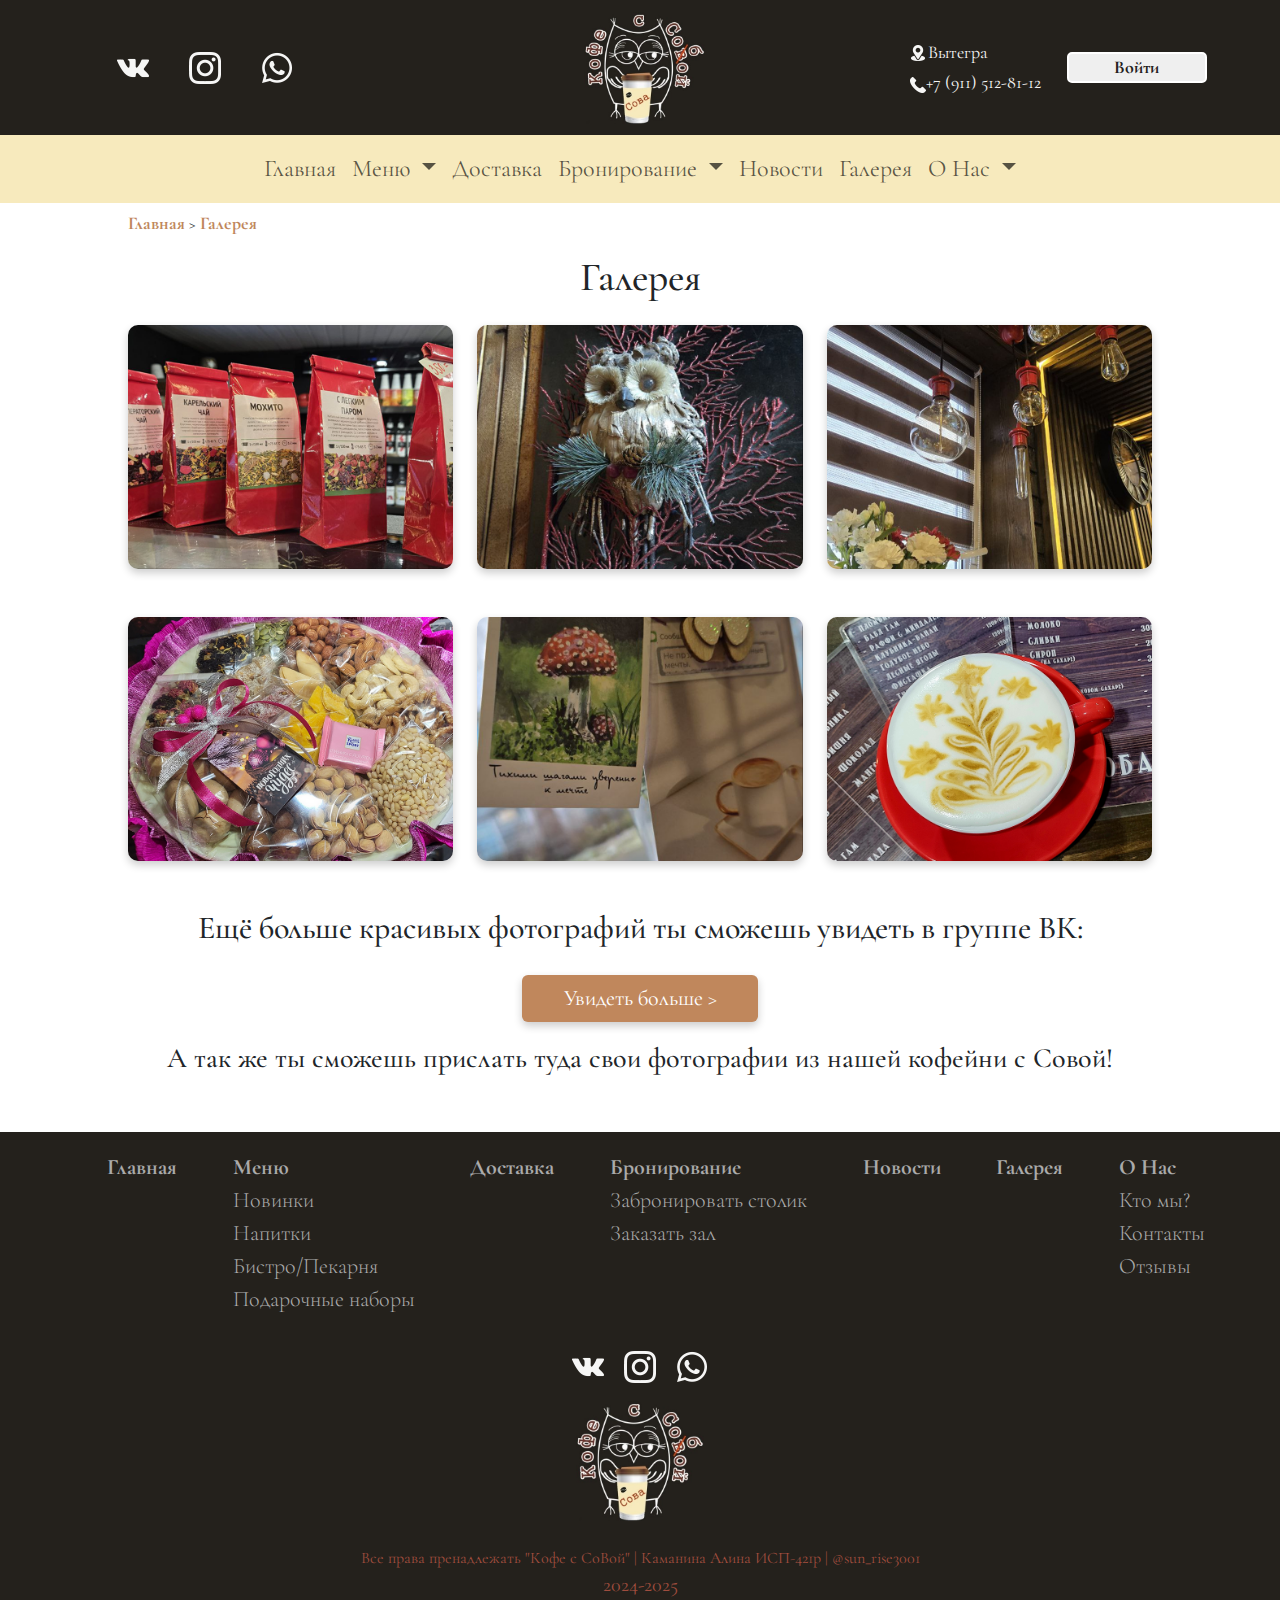
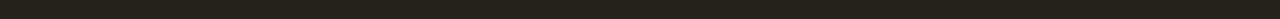
<file: page/galery.html>
<!DOCTYPE html>
<html lang="en">

<head>
    <meta charset="UTF-8">
    <meta name="viewport" content="width=device-width, initial-scale=1.0">
    <link href="https://cdn.jsdelivr.net/npm/bootstrap@5.3.3/dist/css/bootstrap.min.css" rel="stylesheet"
        integrity="sha384-QWTKZyjpPEjISv5WaRU9OFeRpok6YctnYmDr5pNlyT2bRjXh0JMhjY6hW+ALEwIH" crossorigin="anonymous">
    <link rel="stylesheet" href="../css/style.css">
    <link rel="stylesheet" href="../css/media.css">
    <link rel="preconnect" href="https://fonts.googleapis.com">
    <link rel="preconnect" href="https://fonts.gstatic.com" crossorigin>
    <link
        href="https://fonts.googleapis.com/css2?family=Cormorant+Garamond:ital,wght@0,300;0,400;0,500;0,600;0,700;1,300;1,400;1,500;1,600;1,700&family=EB+Garamond:ital,wght@0,400..800;1,400..800&display=swap"
        rel="stylesheet">
        <link rel="icon" href="img/favicon.png" type="image/x-icon">
    <title>Кофе с СоВой - Галерея</title>
</head>

<body>
    <header>
        <div class="top-menu">
            <div class="media-icon hidden">
                <a href="https://vk.com/coffeessovoy35"><img src="../img/icon/vk.png" alt="Вконтакте"></a>
                <a href="https://wa.me/79115128112"><img src="../img/icon/instagram.png" alt="Ватсап"></a>
                <a href="https://www.instagram.coffeessovoy35"><img src="../img/icon/whatsapp.png" alt="Инстаграм"></a>
            </div>
            <div class="logo">
                <a href="../index.html"><img src="../img/header/logo.jpg" alt="Логотип кофейни 'Кофе с СоВой'"></a>
            </div>
            <div class="contact-menu hidden">
                <div class="contact-tools">
                    <div class="contact-tool">
                        <img src="../img/header/location.png" alt="Город, где находится чудестная кофейня">
                        <a>Вытегра</a>
                    </div>
                    <div class="contact-tool">
                        <div class="text-to-copy" onclick="copyText(this)"><img src="../img/header/phone.png"
                                alt="Номер телефона для связи">+7 (911) 512-81-12</div>
                    </div>
                </div>
                <div class="btn-order">
                    <div class="button-container">
                        <button class="hover-button" data-bs-target="#LoginModal" data-bs-toggle="modal">Войти</button>
                        <div class="owl-tooltip">🦉</div>
                    </div>
                </div>
            </div>
        </div>
        <div class="buttom-menu" style="margin-top: -75px;">
            <!-- Навигационное меню -->
            <nav class="navbar navbar-expand-lg bg-f7eabd">
                <div class="collapse navbar-collapse" id="navbarNav">
                    <ul class="navbar-nav">
                        <li class="nav-item active">
                            <a class="nav-link" href="../index.html">Главная</a>
                        </li>
                        <li class="nav-item dropdown">
                            <a class="nav-link dropdown-toggle" href="" id="navbarDropdown" role="button"
                                data-toggle="dropdown" aria-haspopup="true" aria-expanded="false">
                                Меню
                            </a>
                            <div class="dropdown-menu" aria-labelledby="navbarDropdown">
                                <a class="dropdown-item" href="../page/menu.html#novinki">Новинки</a>
                                <a class="dropdown-item" href="../page/menu.html#drinks">Напитки</a>
                                <a class="dropdown-item" href="../page/menu.html#bistro">Бистро/Пекарня</a>
                                <a class="dropdown-item" href="../page/menu.html#presents">Подарочные наборы</a>
                            </div>
                        </li>
                        <li class="nav-item">
                            <a class="nav-link" href="../page/delivery.html#deliver">Доставка</a>
                        </li>
                        <li class="nav-item dropdown">
                            <a class="nav-link dropdown-toggle" href="" id="navbarDropdownBooking" role="button"
                                data-toggle="dropdown" aria-haspopup="true" aria-expanded="false">
                                Бронирование
                            </a>
                            <div class="dropdown-menu" aria-labelledby="navbarDropdownBooking">
                                <a class="dropdown-item" href="../page/booking.html">Забронировать столик</a>
                                <a class="dropdown-item" href="../page/booking.html#hall_reservation">Заказать зал</a>
                            </div>
                        </li>
                        <li class="nav-item active">
                            <a class="nav-link" href="../page/news.html">Новости</a>
                        </li>
                        <li class="nav-item">
                            <a class="nav-link" href="../page/galery.html">Галерея</a>
                        </li>
                        <li class="nav-item dropdown">
                            <a class="nav-link dropdown-toggle" href="#" id="navbarDropdownBooking" role="button"
                                data-toggle="dropdown" aria-haspopup="true" aria-expanded="false">
                                О Нас
                            </a>
                            <div class="dropdown-menu" aria-labelledby="navbarDropdownBooking">
                                <a class="dropdown-item" href="../page/about-us.html">Кто мы?</a>
                                <a class="dropdown-item" href="../page/about-us.html#contact">Контакты</a>
                                <a class="dropdown-item" href="../page/about-us.html#impotant">Создатели</a>
                                <a class="dropdown-item" href="../page/about-us.html#retwit">Отзывы</a>
                            </div>
                        </li>
                    </ul>
                </div>
            </nav>
        </div>
        <!-- Навигационное меню с бургером -->
        <nav class="navbar navbar-expand-lg navbar-light bg-f7eabd" id="none-display">
            <div class="container-fluid">
                <!-- Логотип -->
                <a href="../index.html"><img src="../img/header/logo.jpg" alt="Логотип" class="logo-burger"></a>

                <!-- Кнопка "Войти" -->
                <div class="btn-order">
                    <div class="button-container">
                        <button class="hover-button" data-bs-target="#LoginModal" data-bs-toggle="modal">Войти</button>
                        <div class="owl-tooltip">🦉</div>
                    </div>
                </div>

                <!-- Кнопка бургера -->
                <button class="navbar-toggler" type="button" data-bs-toggle="collapse" data-bs-target="#navbarNav"
                    aria-controls="navbarNav" aria-expanded="false" aria-label="Toggle navigation">
                    <span class="navbar-toggler-icon"></span>
                </button>

                <!-- Меню -->
                <div class="collapse navbar-collapse" id="navbarNav">
                    <ul class="navbar-nav">
                        <li class="nav-item active">
                            <a class="nav-link" href="../index.html">Главная</a>
                        </li>
                        <li class="nav-item dropdown">
                            <a class="nav-link dropdown-toggle" href="menu.html" id="navbarDropdown"
                                role="button" data-bs-toggle="dropdown" aria-expanded="false">
                                Меню
                            </a>
                            <div class="dropdown-menu" aria-labelledby="navbarDropdown">
                                <a class="dropdown-item" href="menu.html#novinki1">Новинки</a>
                                <a class="dropdown-item" href="menu.html#drinks1">Напитки</a>
                                <a class="dropdown-item" href="menu.html#bistro1">Бистро/Пекарня</a>
                                <a class="dropdown-item" href="menu.html#presents1">Подарочные наборы</a>
                            </div>
                        </li>
                        <li class="nav-item">
                            <a class="nav-link" href="delivery.html#deliver">Доставка</a>
                        </li>
                        <li class="nav-item dropdown">
                            <a class="nav-link dropdown-toggle" href="booking.html" id="navbarDropdownBooking"
                                role="button" data-bs-toggle="dropdown" aria-expanded="false">
                                Бронирование
                            </a>
                            <div class="dropdown-menu" aria-labelledby="navbarDropdownBooking">
                                <a class="dropdown-item" href="booking.html">Забронировать столик</a>
                                <a class="dropdown-item" href="booking.html#hall_reservation">Заказать зал</a>
                            </div>
                        </li>
                        <li class="nav-item active">
                            <a class="nav-link" href="news.html">Новости</a>
                        </li>
                        <li class="nav-item">
                            <a class="nav-link" href="galery.html">Галерея</a>
                        </li>
                        <li class="nav-item dropdown">
                            <a class="nav-link dropdown-toggle" href="about-us.html" id="navbarDropdownAbout"
                                role="button" data-bs-toggle="dropdown" aria-expanded="false">
                                О Нас
                            </a>
                            <div class="dropdown-menu" aria-labelledby="navbarDropdownAbout">
                                <a class="dropdown-item" href="about-us.html">Кто мы?</a>
                                <a class="dropdown-item" href="about-us.html#contact">Контакты</a>
                                <a class="dropdown-item" href="about-us.html#impotant">Создатели</a>
                                <a class="dropdown-item" href="about-us.html#retwit">Отзывы</a>
                            </div>
                        </li>
                    </ul>
                </div>
            </div>
        </nav>

            <!-- Модальное окно входа -->
    <div class="modal fade" id="LoginModal" tabindex="-1" aria-labelledby="exampleModalLabel" aria-hidden="true">
        <div class="modal-dialog">
            <div class="modal-content">
                <div class="modal-header">
                    <h5 class="modal-title" id="exampleModalLabel">
                        <h2 class="garmond-1">Вход</h2>
                    </h5>
                    <button type="button" class="btn-close" data-bs-dismiss="modal" aria-label="Close"></button>
                </div>
                <div class="modal-body">
                    <form id="loginForm">
                        <div class="div-forms">
                            <div class="div-form">
                                <label for="loginUsername">Логин:</label>
                                <input type="text" id="loginUsername" name="loginUsername" required>
                            </div>
                            <div class="div-form">
                                <label for="loginPassword">Пароль:</label>
                                <input type="password" id="loginPassword" name="loginPassword" required>
                            </div>

                            <label>
                                <input type="checkbox" id="rememberMe"> Запомнить меня
                            </label>
                        </div>
                        <button type="submit" class="btn-submit">Войти</button>
                        <p class="text-custom-1" style="margin-top: 3%;">Нет аккаунта? <a href="#"
                                data-bs-target="#registerModal" data-bs-toggle="modal">Зарегистрироваться</a></p>
                    </form>
                </div>
            </div>
        </div>
    </div>
        <!-- Модальное окно регистрации -->

        <div class="modal fade" id="registerModal" tabindex="-1" aria-labelledby="exampleModalLabel" aria-hidden="true">
            <div class="modal-dialog">
              <div class="modal-content">
                <div class="modal-header">
                  <h5 class="modal-title" id="exampleModalLabel"><h2 class="garmond-1">Регистрация</h2></h5>
                  <button type="button" class="btn-close" data-bs-dismiss="modal" aria-label="Close"></button>
                </div>
                <div class="modal-body">
                    <form id="registerForm">
                        <div class="div-forms">
                            <div class="div-form">
                                <label for="registerFullName">ФИО<span class="red">*</span>:</label>
                                <input type="text" id="registerFullName" name="registerFullName" required>
                            </div>
                            <div class="div-form">
                                <label for="registerUsername">Логин<span class="red">*</span>:</label>
                                <input type="text" id="registerUsername" name="registerUsername" required>
                            </div>
                            <div class="div-form">
                                <label for="registerPhone">Номер телефона<span class="red">*</span>:</label>
                                <input type="tel" id="registerPhone" name="registerPhone" required>
                            </div>
                            <div class="div-form">
                                <label for="registerEmail">Почта:</label>
                                <input type="email" id="registerEmail" name="registerEmail" required>
                            </div>
                            <div class="div-form">
                                <label for="registerPassword">Пароль<span class="red">*</span>:</label>
                                <input type="password" id="registerPassword" name="registerPassword" required>
                            </div>
                            <div class="div-form">
                                <label for="registerConfirmPassword">Подтверждение пароля<span class="red">*</span>:</label>
                                <input type="password" id="registerConfirmPassword" name="registerConfirmPassword" required>
                            </div>
                            <label>
                                <input type="checkbox" id="agreeToTerms" required> Согласен на обработку персональных
                                данных<span class="red">*</span>
                            </label>
                        </div>
    
                        <button type="submit" class="btn-submit">Зарегистрироваться</button>
                        <p class="text-custom-1" style="margin-top: 3%;">Есть аккаунт? <a href="#" data-bs-target="#LoginModal" data-bs-toggle="modal">Войти</a></p>
                        <span><span class="red">*</span> - поля, обязательные для заполнения</span>
                        <a href="page/cart.html">Просмотр аккаунта</a>
                    </form>
                </div>
              </div>
            </div>
          </div>
    </header>
    <main class="my-5">
        <div id="tooltip" class="tooltip">Номер скопирован!</div>
        <div class="gallery">
            <div class="kroshka">
                <p><a href="../index.html">Главная</a> > <a href="#">Галерея</a></p>
            </div>
            <h1 class="text-center mb-4">Галерея</h1>
            <div class="row gallery-grid container-gallery">
                <!-- Картинка 1 -->
                <div class="col-md-4 col-sm-6 mb-5">
                    <div class="gallery-item">
                        <img src="../img/gallery/card-1.png" alt="Изображение 1" class="img-fluid">
                        <div class="gallery-overlay">
                            <p class="gallery-text">Вкусный чай на любой случай жизни!</p>
                        </div>
                    </div>
                </div>
                <!-- Картинка 2 -->
                <div class="col-md-4 col-sm-6 mb-5">
                    <div class="gallery-item">
                        <img src="../img/gallery/card-2.png" alt="Изображение 2" class="img-fluid">
                        <div class="gallery-overlay">
                            <p class="gallery-text">Творчество наших любимых клиентов!</p>
                        </div>
                    </div>
                </div>
                <!-- Картинка 3 -->
                <div class="col-md-4 col-sm-6 mb-5">
                    <div class="gallery-item">
                        <img src="../img/gallery/card-3.png" alt="Изображение 3" class="img-fluid">
                        <div class="gallery-overlay">
                            <p class="gallery-text">Интерьерные решения - полюбившиеся многим светильники</p>
                        </div>
                    </div>
                </div>
                <!-- Картинка 4 -->
                <div class="col-md-4 col-sm-6 mb-5">
                    <div class="gallery-item">
                        <img src="../img/gallery/card-4.png" alt="Изображение 4" class="img-fluid">
                        <div class="gallery-overlay">
                            <p class="gallery-text">Букет в ожидании своего прекрасного владельца</p>
                        </div>
                    </div>
                </div>
                <!-- Картинка 5 -->
                <div class="col-md-4 col-sm-6 mb-5">
                    <div class="gallery-item">
                        <img src="../img/gallery/card-5.png" alt="Изображение 5" class="img-fluid">
                        <div class="gallery-overlay">
                            <p class="gallery-text">Никогда не унывай. Выпей чашечку кофе и продолжай двигаться к совей мечте!</p>
                        </div>
                    </div>
                </div>
                <!-- Картинка 6 -->
                <div class="col-md-4 col-sm-6 mb-5">
                    <div class="gallery-item">
                        <img src="../img/gallery/card-6.png" alt="Изображение 6" class="img-fluid">
                        <div class="gallery-overlay">
                            <p class="gallery-text">Кофе-арт от новой бариста! Оцените умения в живую в нашей кофейне</p>
                        </div>
                    </div>
                </div>
            </div>
            <div class="text-off-gallery">
                <h2>Ещё больше красивых фотографий ты сможешь увидеть в группе ВК:</h2>
                <a href="https://vk.com/albums-169204320"><button class="btn btn-custom">Увидеть больше ></button></a>
                <h3>А так же ты сможешь прислать туда свои фотографии из нашей кофейни с Совой!</h3>
            </div>
        </div>
    </main>
    <footer>
        <ul class="menu-footer">
            <li class="step-menu">
                <a href="../index.html">Главная</a>
            </li>
            <li class="step-menu">
                <a href="../page/menu.html">Меню</a>
                <a href="../page/menu.html#novinki" id="a-side">Новинки</a>
                <a href="../page/menu.html#drinks" id="a-side">Напитки</a>
                <a href="../page/menu.html#bistro" id="a-side">Бистро/Пекарня</a>
                <a href="../page/menu.html#presents" id="a-side">Подарочные наборы</a>
            </li>
            <li class="step-menu">
                <a href="../page/delivery.html#deliver">Доставка</a>
            </li>
            <li class="step-menu">
                <a href="../page/booking.html">Бронирование</a>
                <a href="../page/booking.html" id="a-side">Забронировать столик</a>
                <a href="../page/booking.html#hall_reservation" id="a-side">Заказать зал</a>
            </li>
            <li class="step-menu">
                <a href="../page/news.html">Новости</a>
            </li>
            <li class="step-menu">
                <a href="../page/galery.html">Галерея</a>
            </li>
            <li class="step-menu">
                <a href="../page/about-us.html">О Нас</a>
                <a href="../page/about-us.html" id="a-side">Кто мы?</a>
                <a href="../page/about-us.html#contact" id="a-side">Контакты</a>
                <a href="../page/about-us.html#retwit" id="a-side">Отзывы</a>
            </li>
        </ul>
        <div class="image-links">
            <a href="https://vk.com/coffeessovoy35" target="_blank">
                <img src="../img/icon/vk.png" alt="Вконтакте">
            </a>
            <a href="https://www.instagram.coffeessovoy35" target="_blank">
                <img src="../img/icon/instagram.png" alt="Инстаграм">
            </a>
            <a href="https://wa.me/79115128112" target="_blank">
                <img src="../img/icon/whatsapp.png" alt="Ватсап">
            </a>
        </div>
        <div class="logotip-footer">
            <a href="#"><img src="../img/header/logo.jpg" alt=""></a>
        </div>
        <div class="kapcha">
            <span>Все права пренадлежать "Кофе с СоВой" | Каманина Алина ИСП-421р | @sun_rise3001</span>
            <span id="years-develop">2024-2025</span>
        </div>
    </footer>
    <button id="scrollToTop" aria-label="Наверх">
        &#8593; <!-- Стрелочка вверх -->
    </button>
    <script src="../js/script.js"></script>
</body>
<script src="https://code.jquery.com/jquery-3.5.1.slim.min.js"></script>
<script src="https://cdn.jsdelivr.net/npm/@popperjs/core@2.9.2/dist/umd/popper.min.js"></script>
<script src="https://stackpath.bootstrapcdn.com/bootstrap/4.5.2/js/bootstrap.min.js"></script>
<script src="https://cdn.jsdelivr.net/npm/bootstrap@5.3.3/dist/js/bootstrap.bundle.min.js"></script>

</html>
</file>
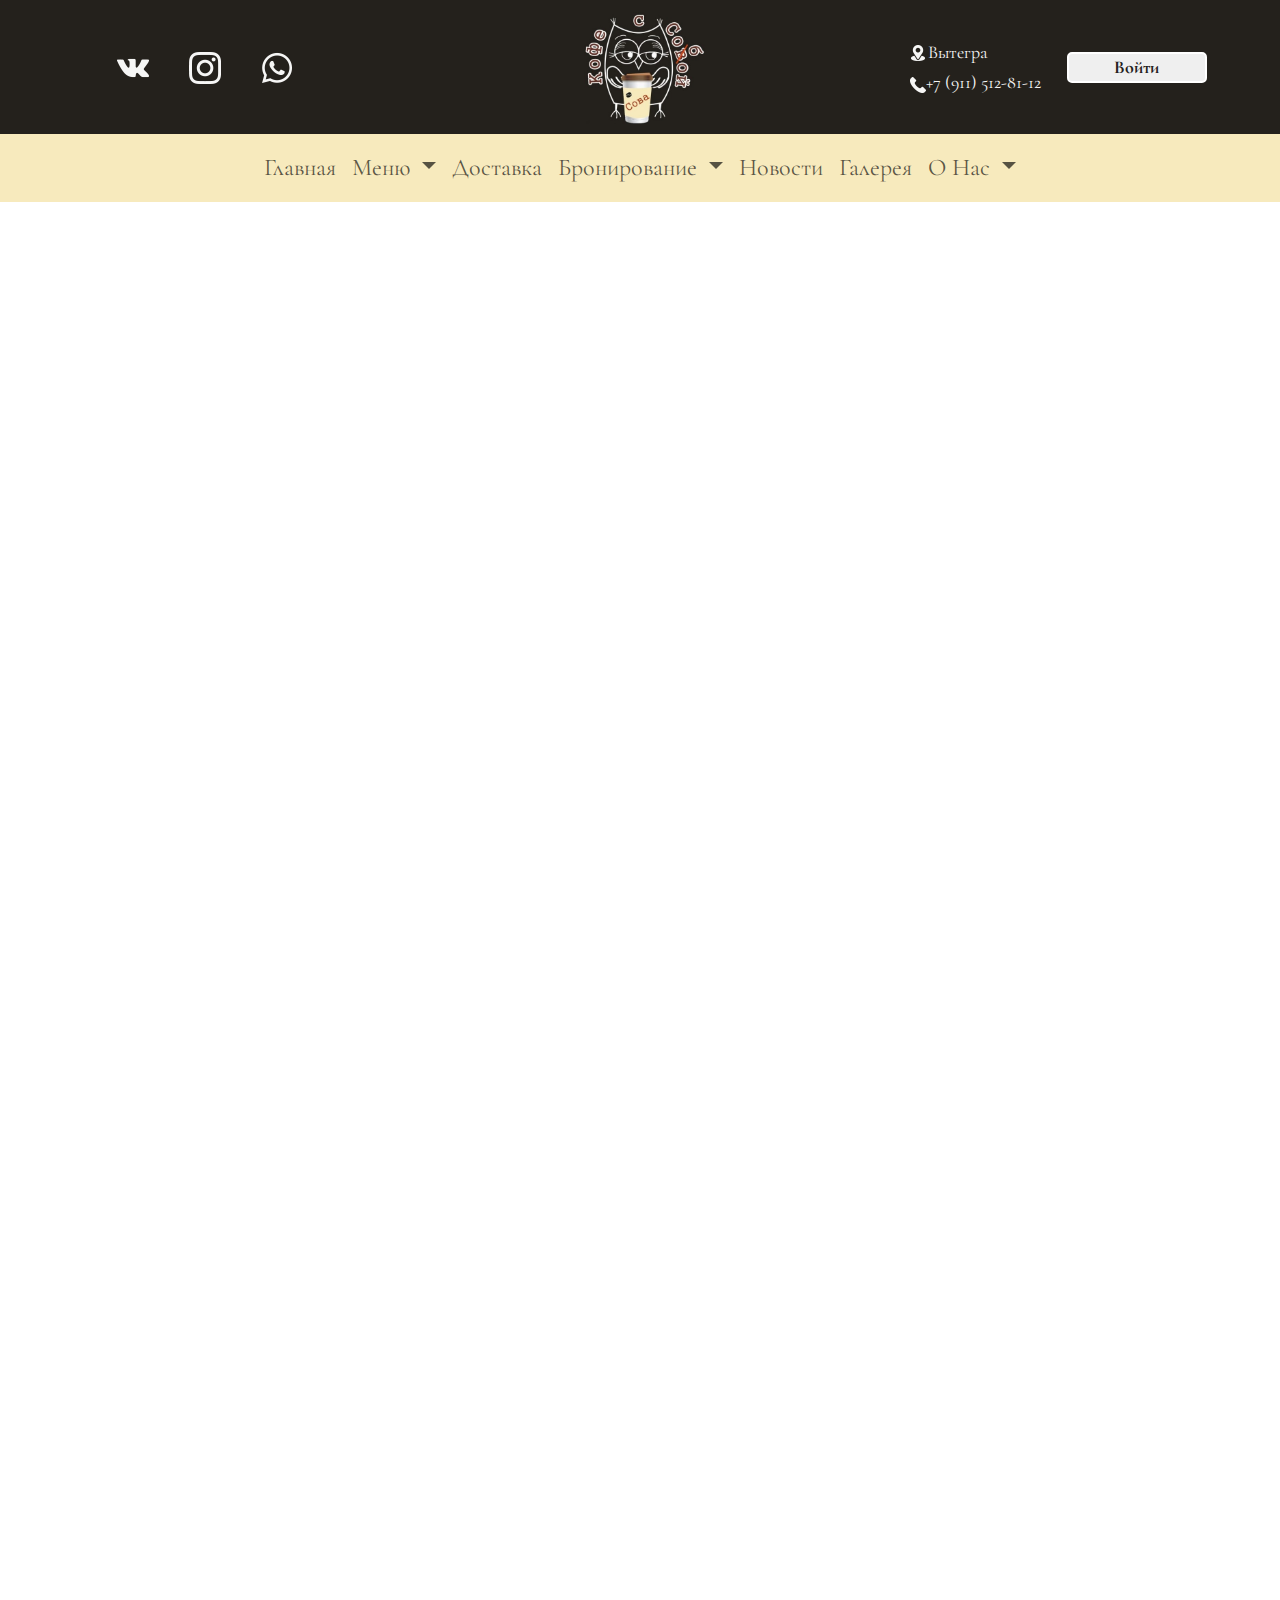
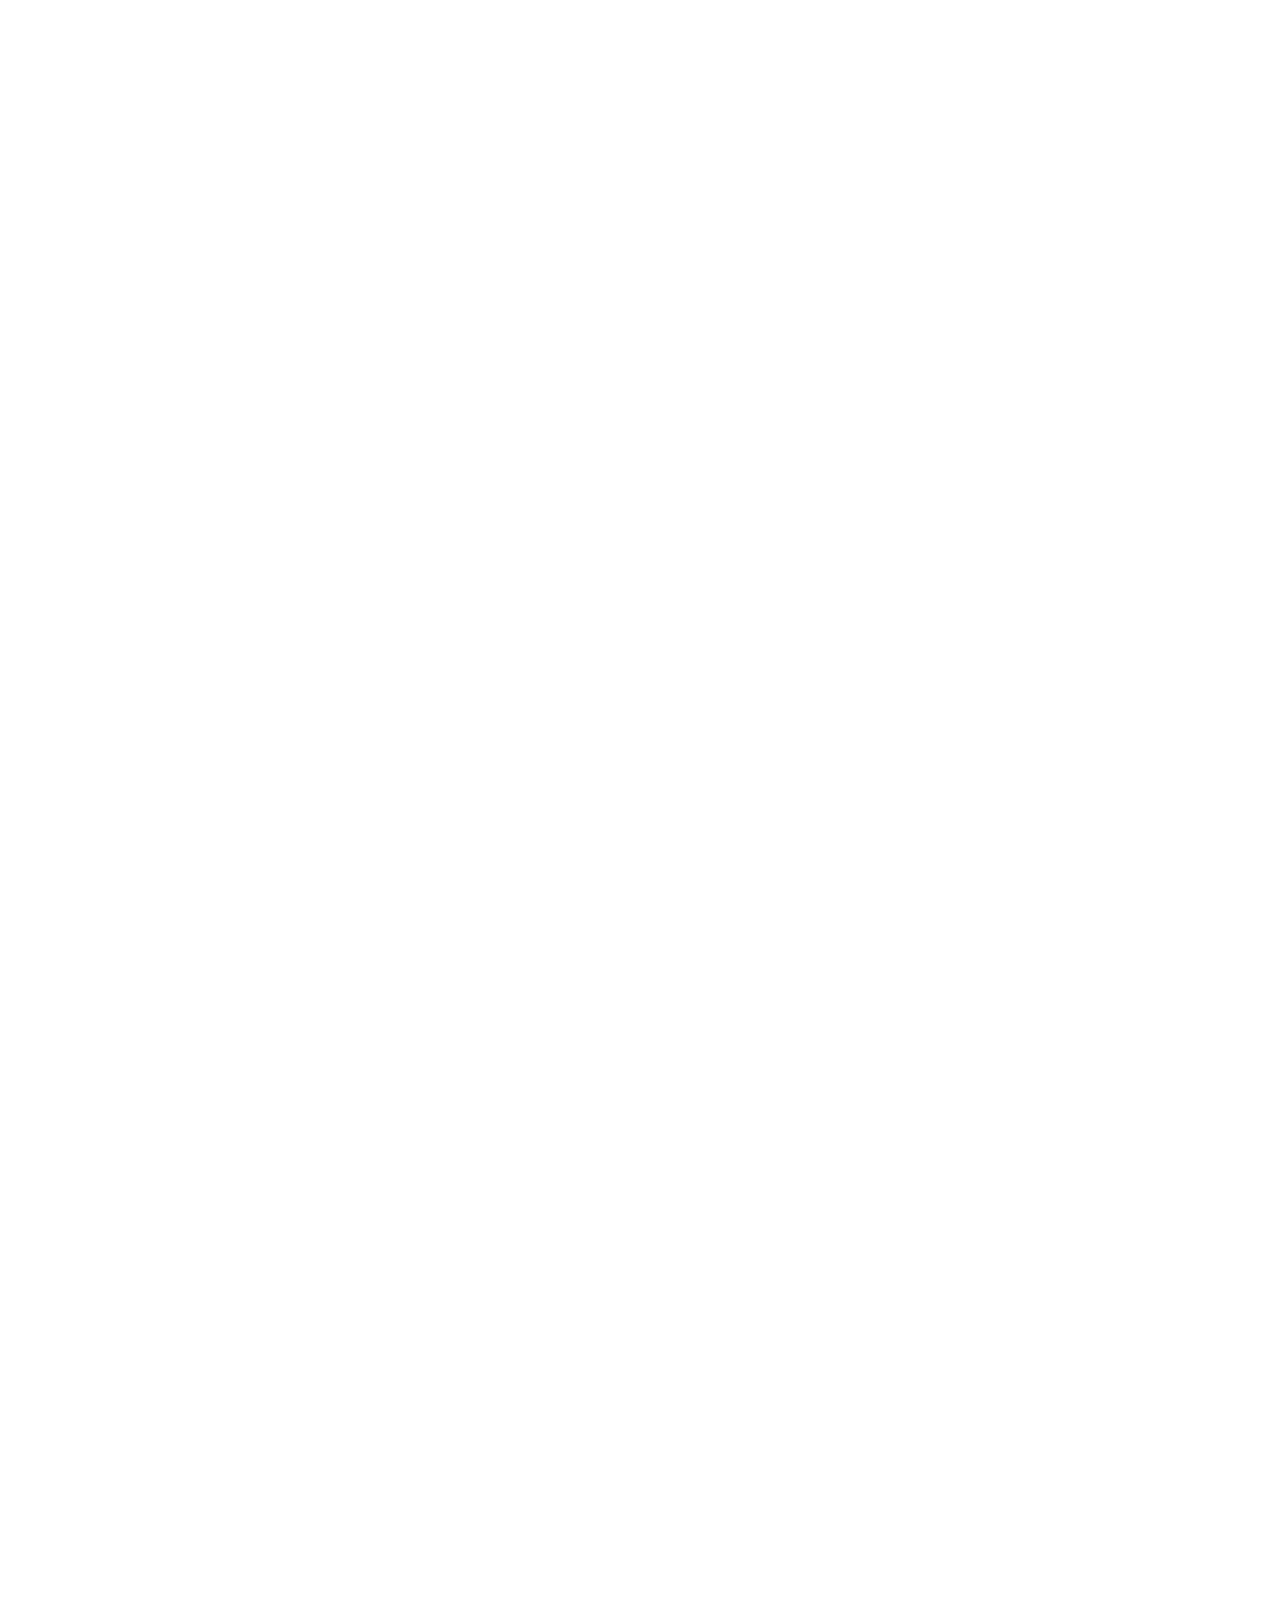
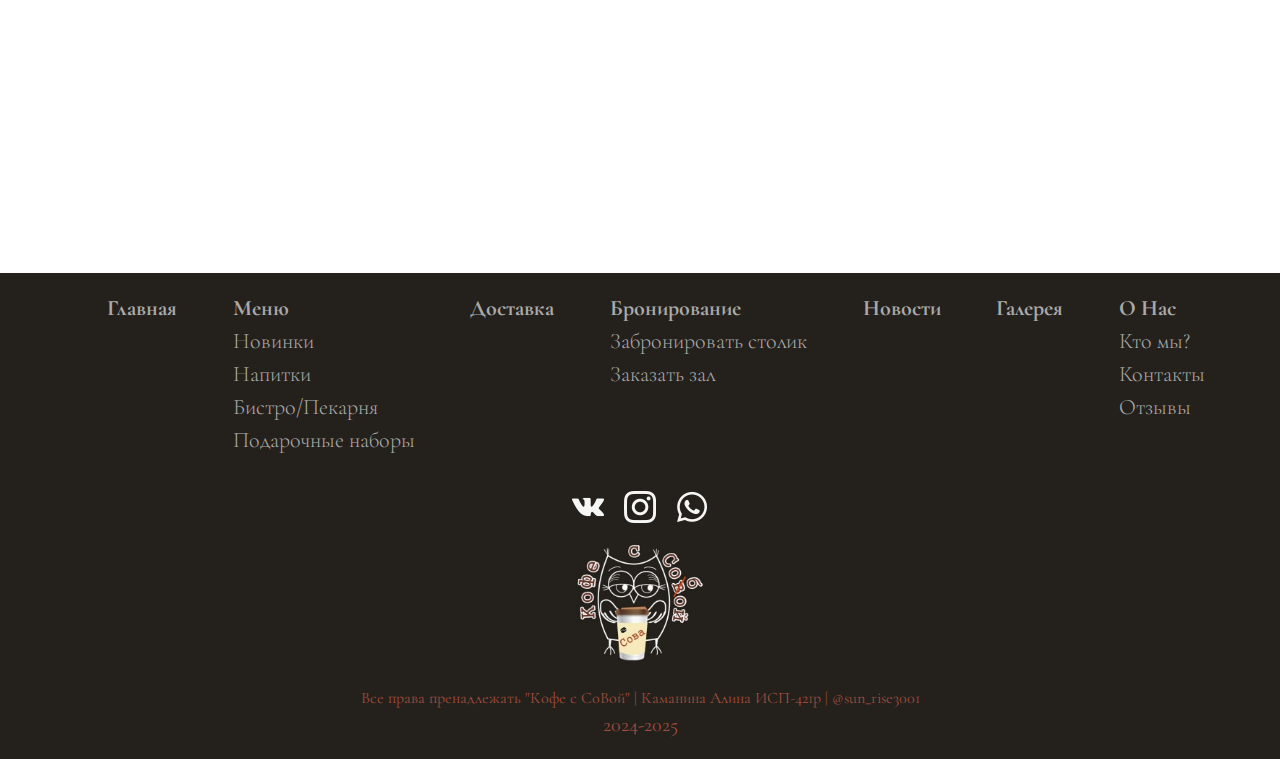
<file: page/menu.html>
<!DOCTYPE html>
<html lang="en">

<head>
    <meta charset="UTF-8">
    <meta name="viewport" content="width=device-width, initial-scale=1.0">
    <link href="https://cdn.jsdelivr.net/npm/bootstrap@5.3.3/dist/css/bootstrap.min.css" rel="stylesheet"
        integrity="sha384-QWTKZyjpPEjISv5WaRU9OFeRpok6YctnYmDr5pNlyT2bRjXh0JMhjY6hW+ALEwIH" crossorigin="anonymous">
    <link href="https://stackpath.bootstrapcdn.com/bootstrap/4.5.2/css/bootstrap.min.css" rel="stylesheet">
    <link href="https://cdn.jsdelivr.net/npm/bootstrap@5.3.3/dist/css/bootstrap.min.css" rel="stylesheet">
    <link rel="stylesheet" href="../css/style-menu.css">
    <link rel="stylesheet" href="../css/media.css">
    <link rel="preconnect" href="https://fonts.googleapis.com">
    <link rel="preconnect" href="https://fonts.gstatic.com" crossorigin>
    <link
        href="https://fonts.googleapis.com/css2?family=Cormorant+Garamond:ital,wght@0,300;0,400;0,500;0,600;0,700;1,300;1,400;1,500;1,600;1,700&family=EB+Garamond:ital,wght@0,400..800;1,400..800&display=swap"
        rel="stylesheet">
    <link rel="icon" href="../img/favicon.png" type="image/x-icon">
    <title>Кофе с СоВой - Меню</title>
</head>

<body>
    <header>
        <div class="top-menu">
            <div class="media-icon hidden">
                <a href="https://vk.com/coffeessovoy35"><img src="../img/icon/vk.png" alt="Вконтакте"></a>
                <a href="https://wa.me/79115128112"><img src="../img/icon/instagram.png" alt="Ватсап"></a>
                <a href="https://www.instagram.coffeessovoy35"><img src="../img/icon/whatsapp.png" alt="Инстаграм"></a>
            </div>
            <div class="logo">
                <a href="../index.html"><img src="../img/header/logo.jpg" alt="Логотип кофейни 'Кофе с СоВой'"></a>
            </div>
            <div class="contact-menu hidden">
                <div class="contact-tools">
                    <div class="contact-tool">
                        <img src="../img/header/location.png" alt="Город, где находится чудестная кофейня">
                        <a>Вытегра</a>
                    </div>
                    <div class="contact-tool">
                        <div class="text-to-copy" onclick="copyText(this)"><img src="../img/header/phone.png"
                                alt="Номер телефона для связи">+7 (911) 512-81-12</div>
                    </div>
                </div>
                <div class="btn-order">
                    <div class="button-container">
                        <button class="hover-button" data-bs-target="#LoginModal" data-bs-toggle="modal">Войти</button>
                        <div class="owl-tooltip">🦉</div>
                    </div>
                </div>
            </div>
        </div>
        <div class="buttom-menu">
            <!-- Навигационное меню -->
            <nav class="navbar navbar-expand-lg bg-f7eabd">
                <div class="collapse navbar-collapse" id="navbarNav">
                    <ul class="navbar-nav">
                        <li class="nav-item active">
                            <a class="nav-link" href="../index.html">Главная</a>
                        </li>
                        <li class="nav-item dropdown">
                            <a class="nav-link dropdown-toggle" href="" id="navbarDropdown" role="button"
                                data-toggle="dropdown" aria-haspopup="true" aria-expanded="false">
                                Меню
                            </a>
                            <div class="dropdown-menu" aria-labelledby="navbarDropdown">
                                <a class="dropdown-item" href="../page/menu.html#novinki">Новинки</a>
                                <a class="dropdown-item" href="../page/menu.html#drinks">Напитки</a>
                                <a class="dropdown-item" href="../page/menu.html#bistro">Бистро/Пекарня</a>
                                <a class="dropdown-item" href="../page/menu.html#presents">Подарочные наборы</a>
                            </div>
                        </li>
                        <li class="nav-item">
                            <a class="nav-link" href="../page/delivery.html#deliver">Доставка</a>
                        </li>
                        <li class="nav-item dropdown">
                            <a class="nav-link dropdown-toggle" href="" id="navbarDropdownBooking" role="button"
                                data-toggle="dropdown" aria-haspopup="true" aria-expanded="false">
                                Бронирование
                            </a>
                            <div class="dropdown-menu" aria-labelledby="navbarDropdownBooking">
                                <a class="dropdown-item" href="../page/booking.html">Забронировать столик</a>
                                <a class="dropdown-item" href="../page/booking.html#hall_reservation">Заказать зал</a>
                            </div>
                        </li>
                        <li class="nav-item active">
                            <a class="nav-link" href="../page/news.html">Новости</a>
                        </li>
                        <li class="nav-item">
                            <a class="nav-link" href="../page/galery.html">Галерея</a>
                        </li>
                        <li class="nav-item dropdown">
                            <a class="nav-link dropdown-toggle" href="#" id="navbarDropdownBooking" role="button"
                                data-toggle="dropdown" aria-haspopup="true" aria-expanded="false">
                                О Нас
                            </a>
                            <div class="dropdown-menu" aria-labelledby="navbarDropdownBooking">
                                <a class="dropdown-item" href="../page/about-us.html">Кто мы?</a>
                                <a class="dropdown-item" href="../page/about-us.html#contact">Контакты</a>
                                <a class="dropdown-item" href="../page/about-us.html#impotant">Создатели</a>
                                <a class="dropdown-item" href="../page/about-us.html#retwit">Отзывы</a>
                            </div>
                        </li>
                    </ul>
                </div>
            </nav>
        </div>
        <!-- Навигационное меню с бургером -->
        <nav class="navbar navbar-expand-lg navbar-light bg-f7eabd" id="none-display">
            <div class="container-fluid">
                <!-- Логотип -->
                <a href="../index.html"><img src="../img/header/logo.jpg" alt="Логотип" class="logo-burger"></a>
                <!-- Кнопка "Войти" -->
                <div class="btn-order">
                    <div class="button-container">
                        <button class="hover-button" data-bs-target="#LoginModal" data-bs-toggle="modal">Войти</button>
                        <div class="owl-tooltip">🦉</div>
                    </div>
                </div>

                <!-- Кнопка бургера -->
                <button class="navbar-toggler" type="button" data-bs-toggle="collapse" data-bs-target="#navbarNav"
                    aria-controls="navbarNav" aria-expanded="false" aria-label="Toggle navigation">
                    <span class="navbar-toggler-icon"></span>
                </button>

                <!-- Меню -->
                <div class="collapse navbar-collapse" id="navbarNav">
                    <ul class="navbar-nav">
                        <li class="nav-item active">
                            <a class="nav-link" href="../index.html">Главная</a>
                        </li>
                        <li class="nav-item dropdown">
                            <a class="nav-link dropdown-toggle" href="menu.html" id="navbarDropdown"
                                role="button" data-bs-toggle="dropdown" aria-expanded="false">
                                Меню
                            </a>
                            <div class="dropdown-menu" aria-labelledby="navbarDropdown">
                                <a class="dropdown-item" href="menu.html#novinki1">Новинки</a>
                                <a class="dropdown-item" href="menu.html#drinks1">Напитки</a>
                                <a class="dropdown-item" href="menu.html#bistro1">Бистро/Пекарня</a>
                                <a class="dropdown-item" href="menu.html#presents1">Подарочные наборы</a>
                            </div>
                        </li>
                        <li class="nav-item">
                            <a class="nav-link" href="delivery.html#deliver">Доставка</a>
                        </li>
                        <li class="nav-item dropdown">
                            <a class="nav-link dropdown-toggle" href="booking.html" id="navbarDropdownBooking"
                                role="button" data-bs-toggle="dropdown" aria-expanded="false">
                                Бронирование
                            </a>
                            <div class="dropdown-menu" aria-labelledby="navbarDropdownBooking">
                                <a class="dropdown-item" href="booking.html">Забронировать столик</a>
                                <a class="dropdown-item" href="booking.html#hall_reservation">Заказать зал</a>
                            </div>
                        </li>
                        <li class="nav-item active">
                            <a class="nav-link" href="news.html">Новости</a>
                        </li>
                        <li class="nav-item">
                            <a class="nav-link" href="galery.html">Галерея</a>
                        </li>
                        <li class="nav-item dropdown">
                            <a class="nav-link dropdown-toggle" href="about-us.html" id="navbarDropdownAbout"
                                role="button" data-bs-toggle="dropdown" aria-expanded="false">
                                О Нас
                            </a>
                            <div class="dropdown-menu" aria-labelledby="navbarDropdownAbout">
                                <a class="dropdown-item" href="about-us.html">Кто мы?</a>
                                <a class="dropdown-item" href="about-us.html#contact">Контакты</a>
                                <a class="dropdown-item" href="about-us.html#impotant">Создатели</a>
                                <a class="dropdown-item" href="about-us.html#retwit">Отзывы</a>
                            </div>
                        </li>
                    </ul>
                </div>
            </div>
        </nav>

            <!-- Модальное окно входа -->
    <div class="modal fade" id="LoginModal" tabindex="-1" aria-labelledby="exampleModalLabel" aria-hidden="true">
        <div class="modal-dialog">
            <div class="modal-content">
                <div class="modal-header">
                    <h5 class="modal-title" id="exampleModalLabel">
                        <h2 class="garmond-1">Вход</h2>
                    </h5>
                    <button type="button" class="btn-close" data-bs-dismiss="modal" aria-label="Close"></button>
                </div>
                <div class="modal-body">
                    <form id="loginForm">
                        <div class="div-forms">
                            <div class="div-form">
                                <label for="loginUsername">Логин:</label>
                                <input type="text" id="loginUsername" name="loginUsername" required>
                            </div>
                            <div class="div-form">
                                <label for="loginPassword">Пароль:</label>
                                <input type="password" id="loginPassword" name="loginPassword" required>
                            </div>

                            <label>
                                <input type="checkbox" id="rememberMe"> Запомнить меня
                            </label>
                        </div>
                        <button type="submit" class="btn-submit">Войти</button>
                        <p class="text-custom-1" style="margin-top: 3%;">Нет аккаунта? <a href="#"
                                data-bs-target="#registerModal" data-bs-toggle="modal">Зарегистрироваться</a></p>
                    </form>
                </div>
            </div>
        </div>
    </div>
        <!-- Модальное окно регистрации -->

        <div class="modal fade" id="registerModal" tabindex="-1" aria-labelledby="exampleModalLabel" aria-hidden="true">
            <div class="modal-dialog">
              <div class="modal-content">
                <div class="modal-header">
                  <h5 class="modal-title" id="exampleModalLabel"><h2 class="garmond-1">Регистрация</h2></h5>
                  <button type="button" class="btn-close" data-bs-dismiss="modal" aria-label="Close"></button>
                </div>
                <div class="modal-body">
                    <form id="registerForm">
                        <div class="div-forms">
                            <div class="div-form">
                                <label for="registerFullName">ФИО<span class="red">*</span>:</label>
                                <input type="text" id="registerFullName" name="registerFullName" required>
                            </div>
                            <div class="div-form">
                                <label for="registerUsername">Логин<span class="red">*</span>:</label>
                                <input type="text" id="registerUsername" name="registerUsername" required>
                            </div>
                            <div class="div-form">
                                <label for="registerPhone">Номер телефона<span class="red">*</span>:</label>
                                <input type="tel" id="registerPhone" name="registerPhone" required>
                            </div>
                            <div class="div-form">
                                <label for="registerEmail">Почта:</label>
                                <input type="email" id="registerEmail" name="registerEmail" required>
                            </div>
                            <div class="div-form">
                                <label for="registerPassword">Пароль<span class="red">*</span>:</label>
                                <input type="password" id="registerPassword" name="registerPassword" required>
                            </div>
                            <div class="div-form">
                                <label for="registerConfirmPassword">Подтверждение пароля<span class="red">*</span>:</label>
                                <input type="password" id="registerConfirmPassword" name="registerConfirmPassword" required>
                            </div>
                            <label>
                                <input type="checkbox" id="agreeToTerms" required> Согласен на обработку персональных
                                данных<span class="red">*</span>
                            </label>
                        </div>
    
                        <button type="submit" class="btn-submit">Зарегистрироваться</button>
                        <p class="text-custom-1" style="margin-top: 3%;">Есть аккаунт? <a href="#" data-bs-target="#LoginModal" data-bs-toggle="modal">Войти</a></p>
                        <span><span class="red">*</span> - поля, обязательные для заполнения</span>
                        <a href="page/cart.html">Просмотр аккаунта</a>
                    </form>
                </div>
              </div>
            </div>
          </div>
    </header>
    <main id="novinki" class="hidden">
        <div id="tooltip" class="tooltip">Номер скопирован!</div>
        <div class="kroshka gallery">
            <p><a href="../index.html">Главная</a> > <a href="#">Меню</a></p>
        </div>
        <div class="menu-contaner">
            <h2>Новинки</h2>
            <!-- для новинок -->
            <div class="container my-5 keep_secret">
                <div id="cardCarousel" class="carousel slide" data-bs-ride="carousel">

                    <!-- Слайды -->
                    <div class="carousel-inner">
                        <!-- Первый слайд (4 карточки) -->
                        <div class="carousel-item active">
                            <div class="row">
                                <div class="col-md-3">
                                    <div class="card">
                                        <img src="../img/menu/novinki/card-1.png" class="card-img-top" alt="Товар 1">
                                        <div class="card-body">
                                            <h5 class="card-title">Чайные наборы</h5>
                                            <p class="card-text">Мини-наборы чайной коллекции в подарок</p>
                                            <button type="button" class="btn btn-custom" data-bs-toggle="modal"
                                                data-bs-target="#exampleModal-1.1">
                                                Описание
                                            </button>
                                        </div>
                                    </div>
                                </div>
                                <div class="col-md-3">
                                    <div class="card">
                                        <img src="../img/menu/novinki/card-2.png" class="card-img-top" alt="Товар 2">
                                        <div class="card-body">
                                            <h5 class="card-title">Мороженое ТИРАМИСУ</h5>
                                            <p class="card-text">Мороженое со вкусом Тирамису, Сорбет и другие вкусы в
                                                кофейне!</p>
                                            <button type="button" class="btn btn-custom" data-bs-toggle="modal"
                                                data-bs-target="#exampleModal-1.2">
                                                Описание
                                            </button>
                                        </div>
                                    </div>
                                </div>
                                <div class="col-md-3">
                                    <div class="card">
                                        <img src="../img/menu/novinki/card-3.png" class="card-img-top" alt="Товар 3">
                                        <div class="card-body">
                                            <h5 class="card-title">Чай "СЕКРЕТ ЗНАХАРЯ"</h5>
                                            <p class="card-text">Черный чай с добавками. Хорош в горячем и холодном
                                                виде! </p>
                                            <button type="button" class="btn btn-custom" data-bs-toggle="modal"
                                                data-bs-target="#exampleModal-1.3">
                                                Описание
                                            </button>
                                        </div>
                                    </div>
                                </div>
                                <div class="col-md-3">
                                    <div class="card">
                                        <img src="../img/menu/novinki/card-4.png" class="card-img-top" alt="Товар 4">
                                        <div class="card-body">
                                            <h5 class="card-title">Свежая выпечка</h5>
                                            <p class="card-text">В наличии свежий хлебушек из качественных ингридиентов
                                            </p>
                                            <button type="button" class="btn btn-custom" data-bs-toggle="modal"
                                                data-bs-target="#exampleModal-1.4">
                                                Описание
                                            </button>
                                        </div>
                                    </div>
                                </div>
                            </div>
                        </div>
                    </div>
                </div>
            </div>

            <div class="menu-contaner secret">
                <div class="container my-5">
                    <!-- Карусель для новинок -->
                    <div id="novinkiCarousel" class="carousel slide" data-bs-ride="carousel">
                        <!-- Слайды -->
                        <div class="carousel-inner">
                            <!-- Первая карточка -->
                            <div class="carousel-item active">
                                <div class="row justify-content-center">
                                    <div class="col-12 col-md-6 col-lg-4">
                                        <div class="card">
                                            <img src="../img/menu/novinki/card-1.png" class="card-img-top" alt="Товар 1">
                                            <div class="card-body">
                                                <h5 class="card-title">Чайные наборы</h5>
                                                <p class="card-text">Мини-наборы чайной коллекции в подарок</p>
                                                <button type="button" class="btn btn-custom" data-bs-toggle="modal"
                                                    data-bs-target="#exampleModal-1.1">
                                                    Описание
                                                </button>
                                            </div>
                                        </div>
                                    </div>
                                </div>
                            </div>
                            <!-- Вторая карточка -->
                            <div class="carousel-item">
                                <div class="row justify-content-center">
                                    <div class="col-12 col-md-6 col-lg-4">
                                        <div class="card">
                                            <img src="../img/menu/novinki/card-2.png" class="card-img-top" alt="Товар 2">
                                            <div class="card-body">
                                                <h5 class="card-title">Мороженое ТИРАМИСУ</h5>
                                                <p class="card-text">Мороженое со вкусом Тирамису, Сорбет и другие вкусы в кофейне!</p>
                                                <button type="button" class="btn btn-custom" data-bs-toggle="modal"
                                                    data-bs-target="#exampleModal-1.2">
                                                    Описание
                                                </button>
                                            </div>
                                        </div>
                                    </div>
                                </div>
                            </div>
                            <!-- Третья карточка -->
                            <div class="carousel-item">
                                <div class="row justify-content-center">
                                    <div class="col-12 col-md-6 col-lg-4">
                                        <div class="card">
                                            <img src="../img/menu/novinki/card-3.png" class="card-img-top" alt="Товар 3">
                                            <div class="card-body">
                                                <h5 class="card-title">Чай "СЕКРЕТ ЗНАХАРЯ"</h5>
                                                <p class="card-text">Черный чай с добавками. Хорош в горячем и холодном виде!</p>
                                                <button type="button" class="btn btn-custom" data-bs-toggle="modal"
                                                    data-bs-target="#exampleModal-1.3">
                                                    Описание
                                                </button>
                                            </div>
                                        </div>
                                    </div>
                                </div>
                            </div>
                            <!-- Четвертая карточка -->
                            <div class="carousel-item">
                                <div class="row justify-content-center">
                                    <div class="col-12 col-md-6 col-lg-4">
                                        <div class="card">
                                            <img src="../img/menu/novinki/card-4.png" class="card-img-top" alt="Товар 4">
                                            <div class="card-body">
                                                <h5 class="card-title">Свежая выпечка</h5>
                                                <p class="card-text">В наличии свежий хлебушек из качественных ингридиентов</p>
                                                <button type="button" class="btn btn-custom" data-bs-toggle="modal"
                                                    data-bs-target="#exampleModal-1.4">
                                                    Описание
                                                </button>
                                            </div>
                                        </div>
                                    </div>
                                </div>
                            </div>
                        </div>
            
                        <!-- Стрелки для переключения -->
                        <button class="carousel-control-prev" type="button" data-bs-target="#novinkiCarousel" data-bs-slide="prev">
                            <span class="carousel-control-prev-icon" aria-hidden="true"></span>
                            <span class="visually-hidden">Предыдущий</span>
                        </button>
                        <button class="carousel-control-next" type="button" data-bs-target="#novinkiCarousel" data-bs-slide="next">
                            <span class="carousel-control-next-icon" aria-hidden="true"></span>
                            <span class="visually-hidden">Следующий</span>
                        </button>
                    </div>
                </div>
            </div>

            <!-- для напитков -->
            <div class="menu-contaner keep_secret" id="drinks">
                <h2>Напитки</h2>
                <div class="container my-5">
                    <div id="cardCarousel-1" class="carousel slide" data-bs-ride="carousel">

                        <!-- Слайды -->
                        <div class="carousel-inner">
                            <h2>Кофе</h2>
                            <!-- Первый слайд (4 карточки) -->
                            <div class="carousel-item active">
                                <div class="row">
                                    <div class="col-md-3">
                                        <div class="card">
                                            <img src="../img/menu/drinks/card-1.png" class="card-img-top" alt="Товар 1">
                                            <div class="card-body">
                                                <h5 class="card-title">Эспрессо/Доппио</h5>
                                                <p class="card-text">Обычный или двойной эспрессо. Для любителей чистого
                                                    кофейного вкуса</p>
                                                <p class="card-text"><strong>Цена: зависит от размера</strong></p>
                                                <button type="button" class="btn btn-custom" data-bs-toggle="modal"
                                                    data-bs-target="#exampleModal-2.1">
                                                    Подробнее
                                                </button>
                                            </div>
                                        </div>
                                    </div>
                                    <div class="col-md-3">
                                        <div class="card">
                                            <img src="../img/menu/drinks/card-2.png" class="card-img-top" alt="Товар 2">
                                            <div class="card-body">
                                                <h5 class="card-title">Кортадо</h5>
                                                <p class="card-text">Кофе и молоко в 1:1 (эспрессо&горячее молоко).</p>
                                                <p class="card-text"><strong>Цена: зависит от размера</strong></p>
                                                <button type="button" class="btn btn-custom" data-bs-toggle="modal"
                                                    data-bs-target="#exampleModal-2.2">
                                                    Подробнее
                                                </button>
                                            </div>
                                        </div>
                                    </div>
                                    <div class="col-md-3">
                                        <div class="card">
                                            <img src="../img/menu/drinks/card-3.png" class="card-img-top" alt="Товар 3">
                                            <div class="card-body">
                                                <h5 class="card-title">Американо</h5>
                                                <p class="card-text">Эспрессо с добавлением горчей воды. Можем сделать
                                                    Айс Американо.</p>
                                                <p class="card-text"><strong>Цена: зависит от размера</strong></p>
                                                <button type="button" class="btn btn-custom" data-bs-toggle="modal"
                                                    data-bs-target="#exampleModal-2.3">
                                                    Подробнее
                                                </button>
                                            </div>
                                        </div>
                                    </div>
                                    <div class="col-md-3">
                                        <div class="card">
                                            <img src="../img/menu/drinks/card-4.png" class="card-img-top" alt="Товар 4">
                                            <div class="card-body">
                                                <h5 class="card-title">Капучино</h5>
                                                <p class="card-text">1/3 эспрессо, 1/3 горячего
                                                    молока и 1/3 молочной пены (взбитое молоко)</p>
                                                <p class="card-text"><strong>Цена: зависит от размера</strong></p>
                                                <button type="button" class="btn btn-custom" data-bs-toggle="modal"
                                                    data-bs-target="#exampleModal-2.4">
                                                    Подробнее
                                                </button>
                                            </div>
                                        </div>
                                    </div>
                                </div>
                            </div>

                            <!-- Второй слайд (4 карточки) -->
                            <div class="carousel-item">
                                <div class="row">
                                    <div class="col-md-3">
                                        <div class="card">
                                            <img src="../img/menu/drinks/card-5.png" class="card-img-top" alt="Товар 5">
                                            <div class="card-body">
                                                <h5 class="card-title">Флет Уайт</h5>
                                                <p class="card-text">Двойного эспрессо и горячего молока с небольшим
                                                    количеством пены</p>
                                                <p class="card-text"><strong>Цена: зависит от размера</strong></p>
                                                <button type="button" class="btn btn-custom" data-bs-toggle="modal"
                                                    data-bs-target="#exampleModal-2.5">
                                                    Подробнее
                                                </button>
                                            </div>
                                        </div>
                                    </div>
                                    <div class="col-md-3">
                                        <div class="card">
                                            <img src="../img/menu/drinks/card-6.png" class="card-img-top" alt="Товар 6">
                                            <div class="card-body">
                                                <h5 class="card-title">Латте | Айс латте</h5>
                                                <p class="card-text">Трёхслойная смесь из молочной пены, молока и кофе
                                                    эспрессо</p>
                                                <p class="card-text"><strong>Цена: зависит от размера</strong></p>
                                                <button type="button" class="btn btn-custom" data-bs-toggle="modal"
                                                    data-bs-target="#exampleModal-2.6">
                                                    Подробнее
                                                </button>
                                            </div>
                                        </div>
                                    </div>
                                    <div class="col-md-3">
                                        <div class="card">
                                            <img src="../img/menu/drinks/card-7.png" class="card-img-top" alt="Товар 7">
                                            <div class="card-body">
                                                <h5 class="card-title">Мокачино</h5>
                                                <p class="card-text">Эспрессо с добавлением шоколада и молочной пены</p>
                                                <p class="card-text"><strong>Цена: зависит от размера</strong></p>
                                                <button type="button" class="btn btn-custom" data-bs-toggle="modal"
                                                    data-bs-target="#exampleModal-2.7">
                                                    Подробнее
                                                </button>
                                            </div>
                                        </div>
                                    </div>
                                    <div class="col-md-3">
                                        <div class="card">
                                            <img src="../img/menu/drinks/card-8.png" class="card-img-top" alt="Товар 8">
                                            <div class="card-body">
                                                <h5 class="card-title">Раф</h5>
                                                <p class="card-text">Эспрессо с добавлением ванильного и простого
                                                    сахара, а также сливок.</p>
                                                <p class="card-text"><strong>Цена: зависит от размера</strong></p>
                                                <button type="button" class="btn btn-custom" data-bs-toggle="modal"
                                                    data-bs-target="#exampleModal-2.8">
                                                    Подробнее
                                                </button>
                                            </div>
                                        </div>
                                    </div>
                                </div>
                            </div>

                            <!-- Третий слайд (4 карточки) -->
                            <div class="carousel-item">
                                <div class="row">
                                    <div class="col-md-3">
                                        <div class="card">
                                            <img src="../img/menu/drinks/card-9.png" class="card-img-top" alt="Товар 9">
                                            <div class="card-body">
                                                <h5 class="card-title">Гляссе</h5>
                                                <p class="card-text"> Холодный напиток на основе кофе с добавлением
                                                    мороженого</p>
                                                <p class="card-text"><strong>Цена: зависит от размера</strong></p>
                                                <button type="button" class="btn btn-custom" data-bs-toggle="modal"
                                                    data-bs-target="#exampleModal-2.9">
                                                    Подробнее
                                                </button>
                                            </div>
                                        </div>
                                    </div>
                                    <div class="col-md-3">
                                        <div class="card">
                                            <img src="../img/menu/drinks/card-10.png" class="card-img-top"
                                                alt="Товар 10">
                                            <div class="card-body">
                                                <h5 class="card-title">Кофейный милкшейк</h5>
                                                <p class="card-text">Молочный коктейль на основе молока и мороженого с
                                                    добавление кофе</p>
                                                <p class="card-text"><strong>Цена: зависит от размера</strong></p>
                                                <button type="button" class="btn btn-custom" data-bs-toggle="modal"
                                                    data-bs-target="#exampleModal-2.10">
                                                    Подробнее
                                                </button>
                                            </div>
                                        </div>
                                    </div>
                                </div>
                            </div>
                        </div>

                        <!-- Кастомные стрелочки -->
                        <button class="carousel-control-prev" type="button" data-bs-target="#cardCarousel-1"
                            data-bs-slide="prev">
                            <span class="carousel-control-prev-icon" aria-hidden="true"></span>
                            <span class="visually-hidden">Предыдущий</span>
                        </button>
                        <button class="carousel-control-next" type="button" data-bs-target="#cardCarousel-1"
                            data-bs-slide="next">
                            <span class="carousel-control-next-icon" aria-hidden="true"></span>
                            <span class="visually-hidden">Следующий</span>
                        </button>
                    </div>
                    <div id="cardCarousel-0" class="carousel slide" data-bs-ride="carousel">

                        <!-- Слайды -->
                        <div class="carousel-inner">
                            <h2>Чай</h2>
                            <!-- Первый слайд (4 карточки) -->
                            <div class="carousel-item active">
                                <div class="row">
                                    <div class="col-md-3">
                                        <div class="card">
                                            <img src="../img/menu/drinks/card-1.1.png" class="card-img-top"
                                                alt="Товар 1">
                                            <div class="card-body">
                                                <h5 class="card-title">Чёрный чай БЕЗ ДОБАВОК</h5>
                                                <p class="card-text">Многообразие сборов и сортов черного чая из
                                                    регионов</p>
                                                <p class="card-text"><strong>Цена: зависит от чая</strong></p>
                                                <button type="button" class="btn btn-custom" data-bs-toggle="modal"
                                                    data-bs-target="#exampleModal-tea.1">
                                                    Подробнее
                                                </button>
                                            </div>
                                        </div>
                                    </div>
                                    <div class="col-md-3">
                                        <div class="card">
                                            <img src="../img/menu/drinks/card-1.2.png" class="card-img-top"
                                                alt="Товар 2">
                                            <div class="card-body">
                                                <h5 class="card-title">Молочный Улун</h5>
                                                <p class="card-text">Полуферментированный чай родом из Китая.</p>
                                                <p class="card-text"><strong>Цена: зависит от чая</strong></p>
                                                <button type="button" class="btn btn-custom" data-bs-toggle="modal"
                                                    data-bs-target="#exampleModal-tea.2">
                                                    Подробнее
                                                </button>
                                            </div>
                                        </div>
                                    </div>
                                    <div class="col-md-3">
                                        <div class="card">
                                            <img src="../img/menu/drinks/card-1.3.png" class="card-img-top"
                                                alt="Товар 3">
                                            <div class="card-body">
                                                <h5 class="card-title">Таежный чай</h5>
                                                <p class="card-text">Чёрный Цейлонский чай с таёжных секретов</p>
                                                <p class="card-text"><strong>Цена: 20г. - 75 руб </strong></p>
                                                <button type="button" class="btn btn-custom" data-bs-toggle="modal"
                                                    data-bs-target="#exampleModal-tea.3">
                                                    Подробнее
                                                </button>
                                            </div>
                                        </div>
                                    </div>
                                    <div class="col-md-3">
                                        <div class="card">
                                            <img src="../img/menu/drinks/card-1.4.png" class="card-img-top"
                                                alt="Товар 4">
                                            <div class="card-body">
                                                <h5 class="card-title">Ройбуш Пряный Апельсин</h5>
                                                <p class="card-text">Ароматный и насыщенный напиток на основе
                                                    южноафриканского ройбуша</p>
                                                <p class="card-text"><strong>Цена: 20г. - 120 руб.</strong></p>
                                                <button type="button" class="btn btn-custom" data-bs-toggle="modal"
                                                    data-bs-target="#exampleModal-tea.4">
                                                    Подробнее
                                                </button>
                                            </div>
                                        </div>
                                    </div>
                                </div>
                            </div>

                            <!-- Второй слайд (4 карточки) -->
                            <div class="carousel-item">
                                <div class="row">
                                    <div class="col-md-3">
                                        <div class="card">
                                            <img src="../img/menu/drinks/card-1.5.png" class="card-img-top"
                                                alt="Товар 5">
                                            <div class="card-body">
                                                <h5 class="card-title">ДЛЯ САМОЙ-САМОЙ</h5>
                                                <p class="card-text">Черный чай, тонизирующий, с вкусовыми добавками
                                                </p>
                                                <p class="card-text"><strong>Цена: 20гр - 110₽</strong></p>
                                                <button type="button" class="btn btn-custom" data-bs-toggle="modal"
                                                    data-bs-target="#exampleModal-tea.5">
                                                    Подробнее
                                                </button>
                                            </div>
                                        </div>
                                    </div>
                                    <div class="col-md-3">
                                        <div class="card">
                                            <img src="../img/menu/drinks/card-1.6.png" class="card-img-top"
                                                alt="Товар 6">
                                            <div class="card-body">
                                                <h5 class="card-title">Утренний Самарканд</h5>
                                                <p class="card-text">Зеленый китайский час с фруктовыми кусочками </p>
                                                <p class="card-text"><strong>Цена: 20гр - 110₽</strong></p>
                                                <button type="button" class="btn btn-custom" data-bs-toggle="modal"
                                                    data-bs-target="#exampleModal-tea.6">
                                                    Подробнее
                                                </button>
                                            </div>
                                        </div>
                                    </div>
                                    <div class="col-md-3">
                                        <div class="card">
                                            <img src="../img/menu/drinks/card-1.7.png" class="card-img-top"
                                                alt="Товар 7">
                                            <div class="card-body">
                                                <h5 class="card-title">Источник жизни</h5>
                                                <p class="card-text">Травяной сбор с 1 000 вытаминов одной кружке</p>
                                                <p class="card-text"><strong>Цена: 20гр - 80₽</strong></p>
                                                <button type="button" class="btn btn-custom" data-bs-toggle="modal"
                                                    data-bs-target="#exampleModal-tea.7">
                                                    Подробнее
                                                </button>
                                            </div>
                                        </div>
                                    </div>
                                    <div class="col-md-3">
                                        <div class="card">
                                            <img src="../img/menu/drinks/card-1.8.png" class="card-img-top"
                                                alt="Товар 8">
                                            <div class="card-body">
                                                <h5 class="card-title">Хвойный лес</h5>
                                                <p class="card-text">Здоровые легкие после одной чашечки зеленого чая
                                                </p>
                                                <p class="card-text"><strong>Цена: 20гр - 80₽</strong></p>
                                                <button type="button" class="btn btn-custom" data-bs-toggle="modal"
                                                    data-bs-target="#exampleModal-tea.8">
                                                    Подробнее
                                                </button>
                                            </div>
                                        </div>
                                    </div>
                                </div>
                            </div>
                        </div>

                        <!-- Кастомные стрелочки -->
                        <button class="carousel-control-prev" type="button" data-bs-target="#cardCarousel-0"
                            data-bs-slide="prev">
                            <span class="carousel-control-prev-icon" aria-hidden="true"></span>
                            <span class="visually-hidden">Предыдущий</span>
                        </button>
                        <button class="carousel-control-next" type="button" data-bs-target="#cardCarousel-0"
                            data-bs-slide="next" id="bistro">
                            <span class="carousel-control-next-icon" aria-hidden="true"></span>
                            <span class="visually-hidden">Следующий</span>
                        </button>
                    </div>
                </div>

            </div>

            <div class="menu-contaner secret" id="drinks1">
                <h2>Напитки</h2>
                <div class="container my-5" id="drinks1">
                    <!-- Карусель для напитков -->
                    <div id="drinksCarousel" class="carousel slide" data-bs-ride="carousel">
                        <h3>Кофе</h3>
                        <div class="carousel-inner">
                            <!-- Первая карточка -->
                            <div class="carousel-item active">
                                <div class="row justify-content-center">
                                    <div class="col-12 col-md-6 col-lg-4">
                                        <div class="card">
                                            <img src="../img/menu/drinks/card-1.png" class="card-img-top" alt="Товар 1">
                                            <div class="card-body">
                                                <h5 class="card-title">Эспрессо/Доппио</h5>
                                                <p class="card-text">Обычный или двойной эспрессо. Для любителей чистого кофейного вкуса</p>
                                                <button type="button" class="btn btn-custom" data-bs-toggle="modal"
                                                    data-bs-target="#exampleModal-2.1">
                                                    Подробнее
                                                </button>
                                            </div>
                                        </div>
                                    </div>
                                </div>
                            </div>
                            <!-- Вторая карточка -->
                            <div class="carousel-item">
                                <div class="row justify-content-center">
                                    <div class="col-12 col-md-6 col-lg-4">
                                        <div class="card">
                                            <img src="../img/menu/drinks/card-2.png" class="card-img-top" alt="Товар 2">
                                            <div class="card-body">
                                                <h5 class="card-title">Кортадо</h5>
                                                <p class="card-text">Кофе и молоко в 1:1 (эспрессо&горячее молоко).</p>
                                                <button type="button" class="btn btn-custom" data-bs-toggle="modal"
                                                    data-bs-target="#exampleModal-2.2">
                                                    Подробнее
                                                </button>
                                            </div>
                                        </div>
                                    </div>
                                </div>
                            </div>
                            <!-- Третья карточка -->
                            <div class="carousel-item">
                                <div class="row justify-content-center">
                                    <div class="col-12 col-md-6 col-lg-4">
                                        <div class="card">
                                            <img src="../img/menu/drinks/card-3.png" class="card-img-top" alt="Товар 3">
                                            <div class="card-body">
                                                <h5 class="card-title">Американо</h5>
                                                <p class="card-text">Эспрессо с добавлением горчей воды. Можем сделать
                                                    Айс Американо.</p>
                                                <p class="card-text"><strong>Цена: зависит от размера</strong></p>
                                                <button type="button" class="btn btn-custom" data-bs-toggle="modal"
                                                    data-bs-target="#exampleModal-2.3">
                                                    Подробнее
                                                </button>
                                            </div>
                                        </div>
                                    </div>
                                </div>
                            </div>
                            <!-- четвертая карточка -->
                            <div class="carousel-item">
                                <div class="row justify-content-center">
                                    <div class="col-12 col-md-6 col-lg-4">
                                        <div class="card">
                                            <img src="../img/menu/drinks/card-4.png" class="card-img-top" alt="Товар 4">
                                            <div class="card-body">
                                                <h5 class="card-title">Капучино</h5>
                                                <p class="card-text">1/3 эспрессо, 1/3 горячего
                                                    молока и 1/3 молочной пены (взбитое молоко)</p>
                                                <p class="card-text"><strong>Цена: зависит от размера</strong></p>
                                                <button type="button" class="btn btn-custom" data-bs-toggle="modal"
                                                    data-bs-target="#exampleModal-2.4">
                                                    Подробнее
                                                </button>
                                            </div>
                                        </div>
                                    </div>
                                </div>
                            </div>
                            <!-- пятая карточка -->
                            <div class="carousel-item">
                                <div class="row justify-content-center">
                                    <div class="col-12 col-md-6 col-lg-4">
                                        <div class="card">
                                            <img src="../img/menu/drinks/card-5.png" class="card-img-top" alt="Товар 5">
                                            <div class="card-body">
                                                <h5 class="card-title">Флет Уайт</h5>
                                                <p class="card-text">Двойного эспрессо и горячего молока с небольшим
                                                    количеством пены</p>
                                                <p class="card-text"><strong>Цена: зависит от размера</strong></p>
                                                <button type="button" class="btn btn-custom" data-bs-toggle="modal"
                                                    data-bs-target="#exampleModal-2.5">
                                                    Подробнее
                                                </button>
                                            </div>
                                        </div>
                                    </div>
                                </div>
                            </div>
                            <!-- шестая карточка -->
                            <div class="carousel-item">
                                <div class="row justify-content-center">
                                    <div class="col-12 col-md-6 col-lg-4">
                                        <div class="card">
                                            <img src="../img/menu/drinks/card-6.png" class="card-img-top" alt="Товар 6">
                                            <div class="card-body">
                                                <h5 class="card-title">Латте | Айс латте</h5>
                                                <p class="card-text">Трёхслойная смесь из молочной пены, молока и кофе
                                                    эспрессо</p>
                                                <p class="card-text"><strong>Цена: зависит от размера</strong></p>
                                                <button type="button" class="btn btn-custom" data-bs-toggle="modal"
                                                    data-bs-target="#exampleModal-2.6">
                                                    Подробнее
                                                </button>
                                            </div>
                                        </div>
                                    </div>
                                </div>
                            </div>
                            <!-- седьмая карточка -->
                            <div class="carousel-item">
                                <div class="row justify-content-center">
                                    <div class="col-12 col-md-6 col-lg-4">
                                        <div class="card">
                                            <img src="../img/menu/drinks/card-7.png" class="card-img-top" alt="Товар 7">
                                            <div class="card-body">
                                                <h5 class="card-title">Мокачино</h5>
                                                <p class="card-text">Эспрессо с добавлением шоколада и молочной пены</p>
                                                <p class="card-text"><strong>Цена: зависит от размера</strong></p>
                                                <button type="button" class="btn btn-custom" data-bs-toggle="modal"
                                                    data-bs-target="#exampleModal-2.7">
                                                    Подробнее
                                                </button>
                                            </div>
                                        </div>
                                    </div>
                                </div>
                            </div>
                            <!-- восьмая карточка -->
                            <div class="carousel-item">
                                <div class="row justify-content-center">
                                    <div class="col-12 col-md-6 col-lg-4">
                                        <div class="card">
                                            <img src="../img/menu/drinks/card-8.png" class="card-img-top" alt="Товар 8">
                                            <div class="card-body">
                                                <h5 class="card-title">Раф</h5>
                                                <p class="card-text">Эспрессо с добавлением ванильного и простого
                                                    сахара, а также сливок.</p>
                                                <p class="card-text"><strong>Цена: зависит от размера</strong></p>
                                                <button type="button" class="btn btn-custom" data-bs-toggle="modal"
                                                    data-bs-target="#exampleModal-2.8">
                                                    Подробнее
                                                </button>
                                            </div>
                                        </div>
                                    </div>
                                </div>
                            </div>  
                            <!-- девятая карточка -->
                            <div class="carousel-item">
                                <div class="row justify-content-center">
                                    <div class="col-12 col-md-6 col-lg-4">
                                        <div class="card">
                                            <img src="../img/menu/drinks/card-9.png" class="card-img-top" alt="Товар 9">
                                            <div class="card-body">
                                                <h5 class="card-title">Гляссе</h5>
                                                <p class="card-text"> Холодный напиток на основе кофе с добавлением
                                                    мороженого</p>
                                                <p class="card-text"><strong>Цена: зависит от размера</strong></p>
                                                <button type="button" class="btn btn-custom" data-bs-toggle="modal"
                                                    data-bs-target="#exampleModal-2.9">
                                                    Подробнее
                                                </button>
                                            </div>
                                        </div>
                                    </div>
                                </div>
                            </div> 
                            <!-- десятая карточка -->
                            <div class="carousel-item">
                                <div class="row justify-content-center">
                                    <div class="col-12 col-md-6 col-lg-4">
                                        <div class="card">
                                            <img src="../img/menu/drinks/card-10.png" class="card-img-top"
                                                alt="Товар 10">
                                            <div class="card-body">
                                                <h5 class="card-title">Кофейный милкшейк</h5>
                                                <p class="card-text">Молочный коктейль на основе молока и мороженого с
                                                    добавление кофе</p>
                                                <p class="card-text"><strong>Цена: зависит от размера</strong></p>
                                                <button type="button" class="btn btn-custom" data-bs-toggle="modal"
                                                    data-bs-target="#exampleModal-2.10">
                                                    Подробнее
                                                </button>
                                            </div>
                                        </div>
                                    </div>
                                </div>
                            </div>                                                                                                                                                                          
                        </div>
            
                        <!-- Стрелки для переключения -->
                        <button class="carousel-control-prev" type="button" data-bs-target="#drinksCarousel" data-bs-slide="prev">
                            <span class="carousel-control-prev-icon" aria-hidden="true"></span>
                            <span class="visually-hidden">Предыдущий</span>
                        </button>
                        <button class="carousel-control-next" type="button" data-bs-target="#drinksCarousel" data-bs-slide="next">
                            <span class="carousel-control-next-icon" aria-hidden="true"></span>
                            <span class="visually-hidden">Следующий</span>
                        </button>
                    </div>

                    <!-- Карусель для напитков -->
                    <div id="teaCarousel" class="carousel slide" data-bs-ride="carousel">
                        <h3>Чай</h3>
                        <div class="carousel-inner">
                            <!-- Первая карточка -->
                            <div class="carousel-item active">
                                <div class="row justify-content-center">
                                    <div class="col-12 col-md-6 col-lg-4">
                                        <div class="card">
                                            <img src="../img/menu/drinks/card-1.1.png" class="card-img-top"
                                                alt="Товар 1">
                                            <div class="card-body">
                                                <h5 class="card-title">Чёрный чай БЕЗ ДОБАВОК</h5>
                                                <p class="card-text">Многообразие сборов и сортов черного чая из
                                                    регионов</p>
                                                <p class="card-text"><strong>Цена: зависит от чая</strong></p>
                                                <button type="button" class="btn btn-custom" data-bs-toggle="modal"
                                                    data-bs-target="#exampleModal-tea.1">
                                                    Подробнее
                                                </button>
                                            </div>
                                        </div>
                                    </div>
                                </div>
                            </div>
                            <!-- Вторая карточка -->
                            <div class="carousel-item">
                                <div class="row justify-content-center">
                                    <div class="col-12 col-md-6 col-lg-4">
                                        <div class="card">
                                            <img src="../img/menu/drinks/card-1.2.png" class="card-img-top"
                                                alt="Товар 2">
                                            <div class="card-body">
                                                <h5 class="card-title">Молочный Улун</h5>
                                                <p class="card-text">Полуферментированный чай родом из Китая.</p>
                                                <p class="card-text"><strong>Цена: зависит от чая</strong></p>
                                                <button type="button" class="btn btn-custom" data-bs-toggle="modal"
                                                    data-bs-target="#exampleModal-tea.2">
                                                    Подробнее
                                                </button>
                                            </div>
                                        </div>
                                    </div>
                                </div>
                            </div>
                            <!-- Третья карточка -->
                            <div class="carousel-item">
                                <div class="row justify-content-center">
                                    <div class="col-12 col-md-6 col-lg-4">
                                        <div class="card">
                                            <img src="../img/menu/drinks/card-1.3.png" class="card-img-top"
                                                alt="Товар 3">
                                            <div class="card-body">
                                                <h5 class="card-title">Таежный чай</h5>
                                                <p class="card-text">Чёрный Цейлонский чай с таёжных секретов</p>
                                                <p class="card-text"><strong>Цена: 20г. - 75 руб </strong></p>
                                                <button type="button" class="btn btn-custom" data-bs-toggle="modal"
                                                    data-bs-target="#exampleModal-tea.3">
                                                    Подробнее
                                                </button>
                                            </div>
                                        </div>
                                    </div>
                                </div>
                            </div>
                            <!-- 4 карточка -->
                            <div class="carousel-item">
                                <div class="row justify-content-center">
                                    <div class="col-12 col-md-6 col-lg-4">
                                        <div class="card">
                                            <img src="../img/menu/drinks/card-1.4.png" class="card-img-top"
                                                alt="Товар 4">
                                            <div class="card-body">
                                                <h5 class="card-title">Ройбуш Пряный Апельсин</h5>
                                                <p class="card-text">Ароматный и насыщенный напиток на основе
                                                    южноафриканского ройбуша</p>
                                                <p class="card-text"><strong>Цена: 20г. - 120 руб.</strong></p>
                                                <button type="button" class="btn btn-custom" data-bs-toggle="modal"
                                                    data-bs-target="#exampleModal-tea.4">
                                                    Подробнее
                                                </button>
                                            </div>
                                        </div>
                                    </div>
                                </div>
                            </div>
                            <!-- 5 карточка -->
                            <div class="carousel-item">
                                <div class="row justify-content-center">
                                    <div class="col-12 col-md-6 col-lg-4">
                                        <div class="card">
                                            <img src="../img/menu/drinks/card-1.5.png" class="card-img-top"
                                                alt="Товар 5">
                                            <div class="card-body">
                                                <h5 class="card-title">ДЛЯ САМОЙ-САМОЙ</h5>
                                                <p class="card-text">Черный чай, тонизирующий, с вкусовыми добавками
                                                </p>
                                                <p class="card-text"><strong>Цена: 20гр - 110₽</strong></p>
                                                <button type="button" class="btn btn-custom" data-bs-toggle="modal"
                                                    data-bs-target="#exampleModal-tea.5">
                                                    Подробнее
                                                </button>
                                            </div>
                                        </div>
                                    </div>
                                </div>
                            </div>
                            <!-- 6 карточка -->
                            <div class="carousel-item">
                                <div class="row justify-content-center">
                                    <div class="col-12 col-md-6 col-lg-4">
                                        <div class="card">
                                            <img src="../img/menu/drinks/card-1.6.png" class="card-img-top"
                                                alt="Товар 6">
                                            <div class="card-body">
                                                <h5 class="card-title">Утренний Самарканд</h5>
                                                <p class="card-text">Зеленый китайский час с фруктовыми кусочками </p>
                                                <p class="card-text"><strong>Цена: 20гр - 110₽</strong></p>
                                                <button type="button" class="btn btn-custom" data-bs-toggle="modal"
                                                    data-bs-target="#exampleModal-tea.6">
                                                    Подробнее
                                                </button>
                                            </div>
                                        </div>
                                    </div>
                                </div>
                            </div>
                            <!-- 7 карточка -->
                            <div class="carousel-item">
                                <div class="row justify-content-center">
                                    <div class="col-12 col-md-6 col-lg-4">
                                        <div class="card">
                                            <img src="../img/menu/drinks/card-1.7.png" class="card-img-top"
                                                alt="Товар 7">
                                            <div class="card-body">
                                                <h5 class="card-title">Источник жизни</h5>
                                                <p class="card-text">Травяной сбор с 1 000 вытаминов одной кружке</p>
                                                <p class="card-text"><strong>Цена: 20гр - 80₽</strong></p>
                                                <button type="button" class="btn btn-custom" data-bs-toggle="modal"
                                                    data-bs-target="#exampleModal-tea.7">
                                                    Подробнее
                                                </button>
                                            </div>
                                        </div>
                                    </div>
                                </div>
                            </div>
                            <!-- 8 карточка -->
                            <div class="carousel-item">
                                <div class="row justify-content-center">
                                    <div class="col-12 col-md-6 col-lg-4">
                                        <div class="card">
                                            <img src="../img/menu/drinks/card-1.8.png" class="card-img-top"
                                                alt="Товар 8">
                                            <div class="card-body">
                                                <h5 class="card-title">Хвойный лес</h5>
                                                <p class="card-text">Здоровые легкие после одной чашечки зеленого чая
                                                </p>
                                                <p class="card-text"><strong>Цена: 20гр - 80₽</strong></p>
                                                <button type="button" class="btn btn-custom" data-bs-toggle="modal"
                                                    data-bs-target="#exampleModal-tea.8">
                                                    Подробнее
                                                </button>
                                            </div>
                                        </div>
                                    </div>
                                </div>
                            </div>                                                                                                                                            
                        </div>
            
                        <!-- Стрелки для переключения -->
                        <button class="carousel-control-prev" type="button" data-bs-target="#teaCarousel" data-bs-slide="prev">
                            <span class="carousel-control-prev-icon" aria-hidden="true"></span>
                            <span class="visually-hidden">Предыдущий</span>
                        </button>
                        <button class="carousel-control-next" type="button" data-bs-target="#teaCarousel" data-bs-slide="next">
                            <span class="carousel-control-next-icon" aria-hidden="true"></span>
                            <span class="visually-hidden">Следующий</span>
                        </button>
                    </div>
                </div>
            </div>

            <!-- для бистро -->
            <div class="menu-contaner keep_secret" id="bistro">
                <h2>Бистро/Пекарня</h2>
                <div class="container my-5">
                    <div id="cardCarousel-2" class="carousel slide" data-bs-ride="carousel">

                        <!-- Слайды -->
                        <div class="carousel-inner">
                            <!-- Первый слайд (4 карточки) -->
                            <div class="carousel-item active">
                                <div class="row">
                                    <div class="col-md-3">
                                        <div class="card">
                                            <img src="../img/menu/bistro/card-1.png" class="card-img-top" alt="Товар 1">
                                            <div class="card-body">
                                                <h5 class="card-title">Хот-дог</h5>
                                                <p class="card-text">сосиска, лист салата, сыр релиш, лук, соус,
                                                    пшеничная булочка</p>
                                                <p class="card-text"><strong>Цена: 270 руб.</strong></p>
                                                <a class="btn btn-custom">Купить</a>
                                            </div>
                                        </div>
                                    </div>
                                    <div class="col-md-3">
                                        <div class="card">
                                            <img src="../img/menu/bistro/card-2.png" class="card-img-top" alt="Товар 2">
                                            <div class="card-body">
                                                <h5 class="card-title">Кекс шоколадный</h5>
                                                <p class="card-text">Горячая выпечка. Так же есть кекс творожный без/с
                                                    изюмом</p>
                                                <p class="card-text"><strong>Цена: 45-55 руб.</strong></p>
                                                <a class="btn btn-custom">Купить</a>
                                            </div>
                                        </div>
                                    </div>
                                    <div class="col-md-3">
                                        <div class="card">
                                            <img src="../img/menu/bistro/card-3.png" class="card-img-top" alt="Товар 3">
                                            <div class="card-body">
                                                <h5 class="card-title">Булочки с маком</h5>
                                                <p class="card-text">Так же есть булочки с сахаром, корицей, изюмом</p>
                                                <p class="card-text"><strong>Цена: 50 руб.</strong></p>
                                                <a class="btn btn-custom">Купить</a>
                                            </div>
                                        </div>
                                    </div>
                                    <div class="col-md-3">
                                        <div class="card">
                                            <img src="../img/menu/bistro/card-4.png" class="card-img-top" alt="Товар 4">
                                            <div class="card-body">
                                                <h5 class="card-title">Булочки с корицей</h5>
                                                <p class="card-text">Так же есть булочки с сахаром, маком, изюмом</p>
                                                <p class="card-text"><strong>Цена: 45 руб.</strong></p>
                                                <a class="btn btn-custom">Купить</a>
                                            </div>
                                        </div>
                                    </div>
                                </div>
                            </div>

                            <!-- Второй слайд (4 карточки) -->
                            <div class="carousel-item">
                                <div class="row">
                                    <div class="col-md-3">
                                        <div class="card">
                                            <img src="../img/menu/bistro/card-5.png" class="card-img-top" alt="Товар 5">
                                            <div class="card-body">
                                                <h5 class="card-title">Шаверма</h5>
                                                <p class="card-text">Курица, огурцы, помидоры, пекинская капуста, лук,
                                                    соус, лаваш</p>
                                                <p class="card-text"><strong>Цена: 250 руб.</strong></p>
                                                <a class="btn btn-custom">Купить</a>
                                            </div>
                                        </div>
                                    </div>
                                    <div class="col-md-3">
                                        <div class="card">
                                            <img src="../img/menu/bistro/card-6.png" class="card-img-top" alt="Товар 6">
                                            <div class="card-body">
                                                <h5 class="card-title">Гамбургер</h5>
                                                <p class="card-text">Говядина, маринованый огурчик, салата, помидор,
                                                    лук, соус</p>
                                                <p class="card-text"><strong>Цена: 270 руб.</strong></p>
                                                <a class="btn btn-custom">Купить</a>
                                            </div>
                                        </div>
                                    </div>
                                    <div class="col-md-3">
                                        <div class="card">
                                            <img src="../img/menu/bistro/card-7.png" class="card-img-top" alt="Товар 7">
                                            <div class="card-body">
                                                <h5 class="card-title">Шаверма на тарелке</h5>
                                                <p class="card-text">курица, лук, пекинская капуста, питта (собственного
                                                    изготовления) и др.</p>
                                                <p class="card-text"><strong>Цена: 350 руб.</strong></p>
                                                <a class="btn btn-custom">Купить</a>
                                            </div>
                                        </div>
                                    </div>
                                    <div class="col-md-3">
                                        <div class="card">
                                            <img src="../img/menu/bistro/card-8.png" class="card-img-top" alt="Товар 8">
                                            <div class="card-body">
                                                <h5 class="card-title">Орешки со сгущенкой</h5>
                                                <p class="card-text">Вкусные орешки со сгущенкой прямо из детства</p>
                                                <p class="card-text"><strong>Цена: 30 руб.</strong></p>
                                                <a class="btn btn-custom">Купить</a>
                                            </div>
                                        </div>
                                    </div>
                                </div>
                            </div>
                        </div>

                        <!-- Кастомные стрелочки -->
                        <button class="carousel-control-prev" type="button" data-bs-target="#cardCarousel-2"
                            data-bs-slide="prev">
                            <span class="carousel-control-prev-icon" aria-hidden="true"></span>
                            <span class="visually-hidden">Предыдущий</span>
                        </button>
                        <button class="carousel-control-next" type="button" data-bs-target="#cardCarousel-2"
                            data-bs-slide="next">
                            <span class="carousel-control-next-icon" aria-hidden="true"></span>
                            <span class="visually-hidden">Следующий</span>
                        </button>
                    </div>
                </div>
            </div>

            <div class="menu-contaner secret" id="bistro1">
                <h2>Бистро/Пекарня</h2>
                <div class="container my-5">
                    <!-- Карусель для бистро -->
                    <div id="bistroCarousel" class="carousel slide" data-bs-ride="carousel">
                        <!-- Слайды -->
                        <div class="carousel-inner">
                            <!-- Первая карточка -->
                            <div class="carousel-item active">
                                <div class="row justify-content-center">
                                    <div class="col-12 col-md-6 col-lg-4">
                                        <div class="card">
                                            <img src="../img/menu/bistro/card-1.png" class="card-img-top" alt="Товар 1">
                                            <div class="card-body">
                                                <h5 class="card-title">Хот-дог</h5>
                                                <p class="card-text">сосиска, лист салата, сыр релиш, лук, соус, пшеничная булочка</p>
                                                <p class="card-text"><strong>Цена: 270 руб.</strong></p>
                                                <a class="btn btn-custom">Купить</a>
                                            </div>
                                        </div>
                                    </div>
                                </div>
                            </div>
                            <!-- Вторая карточка -->
                            <div class="carousel-item">
                                <div class="row justify-content-center">
                                    <div class="col-12 col-md-6 col-lg-4">
                                        <div class="card">
                                            <img src="../img/menu/bistro/card-2.png" class="card-img-top" alt="Товар 2">
                                            <div class="card-body">
                                                <h5 class="card-title">Кекс шоколадный</h5>
                                                <p class="card-text">Горячая выпечка. Так же есть кекс творожный без/с изюмом</p>
                                                <p class="card-text"><strong>Цена: 45-55 руб.</strong></p>
                                                <a class="btn btn-custom">Купить</a>
                                            </div>
                                        </div>
                                    </div>
                                </div>
                            </div>
                            <!-- Третья карточка -->
                            <div class="carousel-item">
                                <div class="row justify-content-center">
                                    <div class="col-12 col-md-6 col-lg-4">
                                        <div class="card">
                                            <img src="../img/menu/bistro/card-3.png" class="card-img-top" alt="Товар 3">
                                            <div class="card-body">
                                                <h5 class="card-title">Булочки с маком</h5>
                                                <p class="card-text">Так же есть булочки с сахаром, корицей, изюмом</p>
                                                <p class="card-text"><strong>Цена: 50 руб.</strong></p>
                                                <a class="btn btn-custom">Купить</a>
                                            </div>
                                        </div>
                                    </div>
                                </div>
                            </div>
                            <!-- Четвертая карточка -->
                            <div class="carousel-item">
                                <div class="row justify-content-center">
                                    <div class="col-12 col-md-6 col-lg-4">
                                        <div class="card">
                                            <img src="../img/menu/bistro/card-4.png" class="card-img-top" alt="Товар 4">
                                            <div class="card-body">
                                                <h5 class="card-title">Булочки с корицей</h5>
                                                <p class="card-text">Так же есть булочки с сахаром, маком, изюмом</p>
                                                <p class="card-text"><strong>Цена: 45 руб.</strong></p>
                                                <a class="btn btn-custom">Купить</a>
                                            </div>
                                        </div>
                                    </div>
                                </div>
                            </div>
                            <!-- Пятая карточка -->
                            <div class="carousel-item">
                                <div class="row justify-content-center">
                                    <div class="col-12 col-md-6 col-lg-4">
                                        <div class="card">
                                            <img src="../img/menu/bistro/card-5.png" class="card-img-top" alt="Товар 5">
                                            <div class="card-body">
                                                <h5 class="card-title">Шаверма</h5>
                                                <p class="card-text">Курица, огурцы, помидоры, пекинская капуста, лук, соус, лаваш</p>
                                                <p class="card-text"><strong>Цена: 250 руб.</strong></p>
                                                <a class="btn btn-custom">Купить</a>
                                            </div>
                                        </div>
                                    </div>
                                </div>
                            </div>
                            <!-- Шестая карточка -->
                            <div class="carousel-item">
                                <div class="row justify-content-center">
                                    <div class="col-12 col-md-6 col-lg-4">
                                        <div class="card">
                                            <img src="../img/menu/bistro/card-6.png" class="card-img-top" alt="Товар 6">
                                            <div class="card-body">
                                                <h5 class="card-title">Гамбургер</h5>
                                                <p class="card-text">Говядина, маринованый огурчик, салата, помидор, лук, соус</p>
                                                <p class="card-text"><strong>Цена: 270 руб.</strong></p>
                                                <a class="btn btn-custom">Купить</a>
                                            </div>
                                        </div>
                                    </div>
                                </div>
                            </div>
                            <!-- Седьмая карточка -->
                            <div class="carousel-item">
                                <div class="row justify-content-center">
                                    <div class="col-12 col-md-6 col-lg-4">
                                        <div class="card">
                                            <img src="../img/menu/bistro/card-7.png" class="card-img-top" alt="Товар 7">
                                            <div class="card-body">
                                                <h5 class="card-title">Шаверма на тарелке</h5>
                                                <p class="card-text">курица, лук, пекинская капуста, питта (собственного изготовления) и др.</p>
                                                <p class="card-text"><strong>Цена: 350 руб.</strong></p>
                                                <a class="btn btn-custom">Купить</a>
                                            </div>
                                        </div>
                                    </div>
                                </div>
                            </div>
                            <!-- Восьмая карточка -->
                            <div class="carousel-item">
                                <div class="row justify-content-center">
                                    <div class="col-12 col-md-6 col-lg-4">
                                        <div class="card">
                                            <img src="../img/menu/bistro/card-8.png" class="card-img-top" alt="Товар 8">
                                            <div class="card-body">
                                                <h5 class="card-title">Орешки со сгущенкой</h5>
                                                <p class="card-text">Вкусные орешки со сгущенкой прямо из детства</p>
                                                <p class="card-text"><strong>Цена: 30 руб.</strong></p>
                                                <a class="btn btn-custom">Купить</a>
                                            </div>
                                        </div>
                                    </div>
                                </div>
                            </div>
                        </div>
            
                        <!-- Стрелки для переключения -->
                        <button class="carousel-control-prev" type="button" data-bs-target="#bistroCarousel" data-bs-slide="prev">
                            <span class="carousel-control-prev-icon" aria-hidden="true"></span>
                            <span class="visually-hidden">Предыдущий</span>
                        </button>
                        <button class="carousel-control-next" type="button" data-bs-target="#bistroCarousel" data-bs-slide="next">
                            <span class="carousel-control-next-icon" aria-hidden="true"></span>
                            <span class="visually-hidden">Следующий</span>
                        </button>
                    </div>
                </div>
            </div>

            <!-- для подарков -->
            <div class="menu-contaner keep_secret" id="presents">
                <h2>Подарочные наборы</h2>
                <div class="container my-5">
                    <div id="cardCarousel-3" class="carousel slide" data-bs-ride="carousel">

                        <!-- Слайды -->
                        <div class="carousel-inner">
                            <!-- Первый слайд (4 карточки) -->
                            <div class="carousel-item active">
                                <div class="row">
                                    <div class="col-md-3">
                                        <div class="card">
                                            <img src="../img/menu/prisents/card-1.png" class="card-img-top"
                                                alt="Товар 1">
                                            <div class="card-body">
                                                <h5 class="card-title">Ореховый набор</h5>
                                                <p class="card-text">Отборные грецкие орехи, миндаль, кешью, бразильский
                                                    и фундук Всё дополняют кусочки сухофруктов.</p>
                                                <p class="card-text"><strong>Цена: 700₽</strong></p>
                                                <a class="btn btn-custom">Купить</a>
                                            </div>
                                        </div>
                                    </div>
                                    <div class="col-md-3">
                                        <div class="card">
                                            <img src="../img/menu/prisents/card-2.png" class="card-img-top"
                                                alt="Товар 2">
                                            <div class="card-body">
                                                <h5 class="card-title">Зеленое ассорти</h5>
                                                <p class="card-text">Разные виды зеленого чая из регионов, без добавок.
                                                    Тонизирующее ассорти для самых нежных.</p>
                                                <p class="card-text"><strong>Цена: 500 руб.</strong></p>
                                                <a class="btn btn-custom">Купить</a>
                                            </div>
                                        </div>
                                    </div>
                                    <div class="col-md-3">
                                        <div class="card">
                                            <img src="../img/menu/prisents/card-3.png" class="card-img-top"
                                                alt="Товар 3">
                                            <div class="card-body">
                                                <h5 class="card-title">Чайный букет</h5>
                                                <p class="card-text">Ассорти из черного вкусового чая с плиткой
                                                    шоколада. Вау-эффект гарантирован</p>
                                                <p class="card-text"><strong>Цена: 1100 руб.</strong></p>
                                                <a class="btn btn-custom">Купить</a>
                                            </div>
                                        </div>
                                    </div>
                                    <div class="col-md-3">
                                        <div class="card">
                                            <img src="../img/menu/prisents/card-4.png" class="card-img-top"
                                                alt="Товар 4">
                                            <div class="card-body">
                                                <h5 class="card-title">УНИКАЛЬНЫЙ НАБОР</h5>
                                                <p class="card-text">Оставь заявку в форме ниже, чтобы мы собрали
                                                    подарочный набор по вашим желаниям</p>
                                                <p class="card-text"><strong>Цена: зависит от деталей сборки</strong>
                                                </p>
                                                <button type="button" class="btn btn-custom" data-bs-toggle="modal"
                                                    data-bs-target="#exampleModal-3.1">
                                                    Заказать
                                                </button>
                                            </div>
                                        </div>
                                    </div>
                                </div>
                            </div>
                        </div>

                    </div>
                </div>
            </div>

            <div class="menu-contaner secret" id="presents1">
                <h2>Подарочные наборы</h2>
                <div class="container my-5">
                    <!-- Карусель для подарков -->
                    <div id="presentsCarousel" class="carousel slide" data-bs-ride="carousel">
                        <!-- Слайды -->
                        <div class="carousel-inner">
                            <!-- Первая карточка -->
                            <div class="carousel-item active">
                                <div class="row justify-content-center">
                                    <div class="col-12 col-md-6 col-lg-4">
                                        <div class="card">
                                            <img src="../img/menu/prisents/card-1.png" class="card-img-top" alt="Товар 1">
                                            <div class="card-body">
                                                <h5 class="card-title">Ореховый набор</h5>
                                                <p class="card-text">Отборные грецкие орехи, миндаль, кешью, бразильский и фундук. Всё дополняют кусочки сухофруктов.</p>
                                                <p class="card-text"><strong>Цена: 700₽</strong></p>
                                                <a class="btn btn-custom">Купить</a>
                                            </div>
                                        </div>
                                    </div>
                                </div>
                            </div>
                            <!-- Вторая карточка -->
                            <div class="carousel-item">
                                <div class="row justify-content-center">
                                    <div class="col-12 col-md-6 col-lg-4">
                                        <div class="card">
                                            <img src="../img/menu/prisents/card-2.png" class="card-img-top" alt="Товар 2">
                                            <div class="card-body">
                                                <h5 class="card-title">Зеленое ассорти</h5>
                                                <p class="card-text">Разные виды зеленого чая из регионов, без добавок. Тонизирующее ассорти для самых нежных.</p>
                                                <p class="card-text"><strong>Цена: 500 руб.</strong></p>
                                                <a class="btn btn-custom">Купить</a>
                                            </div>
                                        </div>
                                    </div>
                                </div>
                            </div>
                            <!-- Третья карточка -->
                            <div class="carousel-item">
                                <div class="row justify-content-center">
                                    <div class="col-12 col-md-6 col-lg-4">
                                        <div class="card">
                                            <img src="../img/menu/prisents/card-3.png" class="card-img-top" alt="Товар 3">
                                            <div class="card-body">
                                                <h5 class="card-title">Чайный букет</h5>
                                                <p class="card-text">Ассорти из черного вкусового чая с плиткой шоколада. Вау-эффект гарантирован.</p>
                                                <p class="card-text"><strong>Цена: 1100 руб.</strong></p>
                                                <a class="btn btn-custom">Купить</a>
                                            </div>
                                        </div>
                                    </div>
                                </div>
                            </div>
                            <!-- Четвертая карточка -->
                            <div class="carousel-item">
                                <div class="row justify-content-center">
                                    <div class="col-12 col-md-6 col-lg-4">
                                        <div class="card">
                                            <img src="../img/menu/prisents/card-4.png" class="card-img-top" alt="Товар 4">
                                            <div class="card-body">
                                                <h5 class="card-title">УНИКАЛЬНЫЙ НАБОР</h5>
                                                <p class="card-text">Оставь заявку в форме ниже, чтобы мы собрали подарочный набор по вашим желаниям.</p>
                                                <p class="card-text"><strong>Цена: зависит от деталей сборки</strong></p>
                                                <button type="button" class="btn btn-custom" data-bs-toggle="modal" data-bs-target="#exampleModal-3.1">
                                                    Заказать
                                                </button>
                                            </div>
                                        </div>
                                    </div>
                                </div>
                            </div>
                        </div>
            
                        <!-- Стрелки для переключения -->
                        <button class="carousel-control-prev" type="button" data-bs-target="#presentsCarousel" data-bs-slide="prev">
                            <span class="carousel-control-prev-icon" aria-hidden="true"></span>
                            <span class="visually-hidden">Предыдущий</span>
                        </button>
                        <button class="carousel-control-next" type="button" data-bs-target="#presentsCarousel" data-bs-slide="next">
                            <span class="carousel-control-next-icon" aria-hidden="true"></span>
                            <span class="visually-hidden">Следующий</span>
                        </button>
                    </div>
                </div>
            </div>
        </div>
    </main>
    <!-- Modal 1.1 -->
    <div class="modal fade" id="exampleModal-1.1" tabindex="-1" aria-labelledby="exampleModalLabel" aria-hidden="true">
        <div class="modal-dialog">
            <div class="modal-content">
                <div class="modal-header">
                    <h5 class="modal-title text-custom-0" id="exampleModalLabel">Чайные наборы</h5>
                    <button type="button" class="btn-close" data-bs-dismiss="modal" aria-label="Close"></button>
                </div>
                <div class="modal-body">
                    <p>Вкусные подарки могут быть совсем небольшими по размерам, но - содержательными по наполнению!
                    </p>
                    <p> Такой вот мини-мини букетик со связанным чаем внутри - яркий тому пример: он не только может
                        украсить любой презент, но, как комплимент, самодостаточен и в одиночестве 😍
                    </p>
                    <p> В таком исполнении оформления не уступает и наша новинка ассортимента - чай с предсказанием 😉
                    </p>
                </div>
                <div class="modal-footer">
                    <button type="button" class="btn btn-secondary" data-bs-dismiss="modal">Закрыть</button>
                    <button type="button" class="btn btn-custom" data-bs-dismiss="modal">В корзину</button>
                </div>
            </div>
        </div>
    </div>
    <!-- Modal 1.2 -->
    <div class="modal fade" id="exampleModal-1.2" tabindex="-1" aria-labelledby="exampleModalLabel" aria-hidden="true">
        <div class="modal-dialog">
            <div class="modal-content">
                <div class="modal-header">
                    <h5 class="modal-title text-custom-0" id="exampleModalLabel">Чайные наборы</h5>
                    <button type="button" class="btn-close" data-bs-dismiss="modal" aria-label="Close"></button>
                </div>
                <div class="modal-body">
                    <h5 class="text-custom-0">В наличии:</h5>
                    <p>🍦ЧЕРНИКА-Чизкейк 128р/80гр</p>
                    <p>🍨БАБЛ ГАМ (с маршмеллоу) 💓120р/80гр</p>
                    <p>🍦Голубое небо 💙 120р/80гр</p>
                    <p>🍦РАФФАЭЛЛО С МИНДАЛЁМ 🥥120р/80гр</p>
                    <p>🍨КЛУБНИКА-БАНАН 🍓🍌 128р/80гр</p>
                    <p>🍦Шоколадное с кусочками шоколада 🍫120р/80гр</p>
                    <p>🍦Фисташка 120р/80гр</p>
                    <p>🍨Арахис соленая карамель 🥜120р/80гр</p>
                    <p>🍦СОРБЕТ Чёрная КЛУБНИКА 🍓💣 136р/80гр</p>
                    <p>🍨СОРБЕТ Манго 124р/80гр</p>
                    <p>🍦Пломбир 92р/80гр</p>
                    <p class="text-custom-0">Цена указана за шарик. Возможна фасовка в стаканчик с собой или маленький
                        вафельный рожок)</p>
                    <p class="text-custom-0 text-custom-1">Мороженое можно купить только на месте <br> (доставка не
                        осуществляется)</p>
                </div>
                <div class="modal-footer">
                    <button type="button" class="btn btn-secondary" data-bs-dismiss="modal">Закрыть</button>
                </div>
            </div>
        </div>
    </div>
    <!-- Modal 1.3 -->
    <div class="modal fade" id="exampleModal-1.3" tabindex="-1" aria-labelledby="exampleModalLabel" aria-hidden="true">
        <div class="modal-dialog">
            <div class="modal-content">
                <div class="modal-header">
                    <h5 class="modal-title text-custom-0" id="exampleModalLabel">Чай "Секрет знахаря"</h5>
                    <button type="button" class="btn-close" data-bs-dismiss="modal" aria-label="Close"></button>
                </div>
                <div class="modal-body">
                    <p>Сбор с ягодами черноплодной рябины и брусники, шиповником, кусочками тыквы и яблока, черным
                        перцем, корой дуба и сенной, черным чаем и каркадэ, лепестками подсолнечника и розы. Настой
                        коричневого цвета с ярким ароматом ягод и фруктов.
                    </p>
                    <p>Хорош в горячем и холодном виде! </p>
                    <p> Поднимает настроение и помогает справиться с плохим настроением.</p>
                </div>
                <div class="modal-footer">
                    <button type="button" class="btn btn-secondary" data-bs-dismiss="modal">Закрыть</button>
                    <button type="button" class="btn btn-custom" data-bs-dismiss="modal">В корзину</button>
                </div>
            </div>
        </div>
    </div>
    <!-- Modal 1.4 -->
    <div class="modal fade" id="exampleModal-1.4" tabindex="-1" aria-labelledby="exampleModalLabel" aria-hidden="true">
        <div class="modal-dialog">
            <div class="modal-content">
                <div class="modal-header">
                    <h5 class="modal-title" id="exampleModalLabel text-custom-0">Чайные наборы</h5>
                    <button type="button" class="btn-close" data-bs-dismiss="modal" aria-label="Close"></button>
                </div>
                <div class="modal-body">
                    <h4 class="text-custom-0">В наличии свежий хлебушек:</h4>
                    <div class="modal-body-price-tea">
                        <div class="price-in-modal">
                            <span>Чиабатта ржаная (на закваске) <span class="text-custom-1">85р</span> </span>
                            <button type="button" class="btn btn-custom" data-bs-dismiss="modal">В корзину</button>
                        </div>
                        <div class="price-in-modal">
                            <span>Чиабатта пшеничная <span class="text-custom-1">85р</span> </span>
                            <button type="button" class="btn btn-custom" data-bs-dismiss="modal">В корзину</button>
                        </div>
                        <div class="price-in-modal">
                            <span>На зелёной грече (на закваске)<span class="text-custom-1">80р</span> </span>
                            <button type="button" class="btn btn-custom" data-bs-dismiss="modal">В корзину</button>
                        </div>
                        <div class="price-in-modal">
                            <span>Цельнозерновой (на закваске)<span class="text-custom-1">80р</span> </span>
                            <button type="button" class="btn btn-custom" data-bs-dismiss="modal">В корзину</button>
                        </div>
                    </div>
                </div>
                <div class="modal-footer">
                    <button type="button" class="btn btn-secondary" data-bs-dismiss="modal">Закрыть</button>
                </div>
            </div>
        </div>
    </div>
    <!-- Modal 2.1 -->
    <div class="modal fade" id="exampleModal-2.1" tabindex="-1" aria-labelledby="exampleModalLabel" aria-hidden="true">
        <div class="modal-dialog">
            <div class="modal-content">
                <div class="modal-header">
                    <h5 class="modal-title text-custom-0" id="exampleModalLabel">Эспрессо/Доппио</h5>
                    <button type="button" class="btn-close" data-bs-dismiss="modal" aria-label="Close"></button>
                </div>
                <div class="modal-body">
                    <div class="modal-body-price-coffe">
                        <div class="price-in-modal modal-coffe">
                            <span><span class="text-custom-0">200</span> мл - <span class="text-custom-0">100</span>
                                руб</span>
                            <button type="button" class="btn btn-custom" data-bs-dismiss="modal">В корзину</button>
                        </div>
                        <div class="price-in-modal modal-coffe">
                            <span><span class="text-custom-0">300</span> мл - <span class="text-custom-0">120</span>
                                руб</span>
                            <button type="button" class="btn btn-custom" data-bs-dismiss="modal">В корзину</button>
                        </div>
                    </div>

                </div>
                <div class="modal-footer">
                    <button type="button" class="btn btn-secondary" data-bs-dismiss="modal">Закрыть</button>
                </div>
            </div>
        </div>
    </div>

    <!-- Modal 2.2 -->
    <div class="modal fade" id="exampleModal-2.2" tabindex="-1" aria-labelledby="exampleModalLabel" aria-hidden="true">
        <div class="modal-dialog">
            <div class="modal-content">
                <div class="modal-header">
                    <h5 class="modal-title text-custom-0" id="exampleModalLabel">Кортадо</h5>
                    <button type="button" class="btn-close" data-bs-dismiss="modal" aria-label="Close"></button>
                </div>
                <div class="modal-body">
                    <div class="modal-body-price-coffe">
                        <div class="price-in-modal modal-coffe">
                            <span><span class="text-custom-0">200</span> мл - <span class="text-custom-0">130</span>
                                руб</span>
                            <button type="button" class="btn btn-custom" data-bs-dismiss="modal">В корзину</button>
                        </div>
                        <div class="price-in-modal modal-coffe">
                            <span><span class="text-custom-0">300</span> мл - <span class="text-custom-0">160</span>
                                руб</span>
                            <button type="button" class="btn btn-custom" data-bs-dismiss="modal">В корзину</button>
                        </div>
                    </div>

                </div>
                <div class="modal-footer">
                    <button type="button" class="btn btn-secondary" data-bs-dismiss="modal">Закрыть</button>
                </div>
            </div>
        </div>
    </div>

    <!-- Modal 2.3 -->
    <div class="modal fade" id="exampleModal-2.3" tabindex="-1" aria-labelledby="exampleModalLabel" aria-hidden="true">
        <div class="modal-dialog">
            <div class="modal-content">
                <div class="modal-header">
                    <h5 class="modal-title text-custom-0" id="exampleModalLabel">Американо</h5>
                    <button type="button" class="btn-close" data-bs-dismiss="modal" aria-label="Close"></button>
                </div>
                <div class="modal-body">
                    <div class="modal-body-price-coffe">
                        <div class="price-in-modal modal-coffe">
                            <span><span class="text-custom-0">200</span> мл - <span class="text-custom-0">120</span>
                                руб</span>
                            <button type="button" class="btn btn-custom" data-bs-dismiss="modal">В корзину</button>
                        </div>
                        <div class="price-in-modal modal-coffe">
                            <span><span class="text-custom-0">300</span> мл - <span class="text-custom-0">150</span>
                                руб</span>
                            <button type="button" class="btn btn-custom" data-bs-dismiss="modal">В корзину</button>
                        </div>
                        <div class="price-in-modal modal-coffe">
                            <span><span class="text-custom-0">400</span> мл - <span class="text-custom-0">180</span>
                                руб</span>
                            <button type="button" class="btn btn-custom" data-bs-dismiss="modal">В корзину</button>
                        </div>
                    </div>

                </div>
                <div class="modal-footer">
                    <button type="button" class="btn btn-secondary" data-bs-dismiss="modal">Закрыть</button>
                </div>
            </div>
        </div>
    </div>

    <!-- Modal 2.4 -->
    <div class="modal fade" id="exampleModal-2.4" tabindex="-1" aria-labelledby="exampleModalLabel" aria-hidden="true">
        <div class="modal-dialog">
            <div class="modal-content">
                <div class="modal-header">
                    <h5 class="modal-title text-custom-0" id="exampleModalLabel">Капучино</h5>
                    <button type="button" class="btn-close" data-bs-dismiss="modal" aria-label="Close"></button>
                </div>
                <div class="modal-body">
                    <div class="modal-body-price-coffe">
                        <div class="price-in-modal modal-coffe">
                            <span><span class="text-custom-0">200</span> мл - <span class="text-custom-0">135</span> руб</span>
                            <button type="button" class="btn btn-custom" data-bs-dismiss="modal">В корзину</button>
                        </div>
                        <div class="price-in-modal modal-coffe">
                            <span><span class="text-custom-0">300</span> мл - <span class="text-custom-0">170</span>
                                руб</span>
                            <button type="button" class="btn btn-custom" data-bs-dismiss="modal">В корзину</button>
                        </div>
                        <div class="price-in-modal modal-coffe">
                            <span><span class="text-custom-0">300</span> мл - <span class="text-custom-0">200</span>
                                руб</span>
                            <button type="button" class="btn btn-custom" data-bs-dismiss="modal">В корзину</button>
                        </div>
                        <div class="price-in-modal modal-coffe">
                            <span><span class="text-custom-0">300</span> мл - <span class="text-custom-0">230</span>
                                руб</span>
                            <button type="button" class="btn btn-custom" data-bs-dismiss="modal">В корзину</button>
                        </div>
                    </div>

                </div>
                <div class="modal-footer">
                    <button type="button" class="btn btn-secondary" data-bs-dismiss="modal">Закрыть</button>
                </div>
            </div>
        </div>
    </div>

    <!-- Modal 2.5 -->
    <div class="modal fade" id="exampleModal-2.5" tabindex="-1" aria-labelledby="exampleModalLabel" aria-hidden="true">
        <div class="modal-dialog">
            <div class="modal-content">
                <div class="modal-header">
                    <h5 class="modal-title text-custom-0" id="exampleModalLabel">Флет Уайт</h5>
                    <button type="button" class="btn-close" data-bs-dismiss="modal" aria-label="Close"></button>
                </div>
                <div class="modal-body">
                    <div class="modal-body-price-coffe">
                        <div class="price-in-modal modal-coffe">
                            <span><span class="text-custom-0">200</span> мл - <span class="text-custom-0">160</span>
                                руб</span>
                            <button type="button" class="btn btn-custom" data-bs-dismiss="modal">В корзину</button>
                        </div>
                        <div class="price-in-modal modal-coffe">
                            <span><span class="300"></span> мл - <span class="text-custom-0">190</span> руб</span>
                            <button type="button" class="btn btn-custom" data-bs-dismiss="modal">В корзину</button>
                        </div>
                        <div class="price-in-modal modal-coffe">
                            <span><span class="text-custom-0">400</span> мл - <span class="text-custom-0">230</span>
                                руб</span>
                            <button type="button" class="btn btn-custom" data-bs-dismiss="modal">В корзину</button>
                        </div>
                    </div>

                </div>
                <div class="modal-footer">
                    <button type="button" class="btn btn-secondary" data-bs-dismiss="modal">Закрыть</button>
                </div>
            </div>
        </div>
    </div>

    <!-- Modal 2.6 -->
    <div class="modal fade" id="exampleModal-2.6" tabindex="-1" aria-labelledby="exampleModalLabel" aria-hidden="true">
        <div class="modal-dialog">
            <div class="modal-content">
                <div class="modal-header">
                    <h5 class="modal-title text-custom-0" id="exampleModalLabel">Латте</h5>
                    <button type="button" class="btn-close" data-bs-dismiss="modal" aria-label="Close"></button>
                </div>
                <div class="modal-body">
                    <div class="modal-body-price-coffe">
                        <div class="price-in-modal modal-coffe">
                            <span><span class="text-custom-0">200</span> мл - <span class="text-custom-0">135</span>
                                руб</span>
                            <button type="button" class="btn btn-custom" data-bs-dismiss="modal">В корзину</button>
                        </div>
                        <div class="price-in-modal modal-coffe">
                            <span><span class="text-custom-0">300</span> мл - <span class="text-custom-0">170</span>
                                руб</span>
                            <button type="button" class="btn btn-custom" data-bs-dismiss="modal">В корзину</button>
                        </div>
                        <div class="price-in-modal modal-coffe">
                            <span><span class="text-custom-0">500</span> мл - <span class="text-custom-0">230</span>
                                руб</span>
                            <button type="button" class="btn btn-custom" data-bs-dismiss="modal">В корзину</button>
                        </div>
                    </div>

                </div>
                <div class="modal-footer">
                    <button type="button" class="btn btn-secondary" data-bs-dismiss="modal">Закрыть</button>
                </div>
            </div>
        </div>
    </div>

    <!-- Modal 2.7 -->
    <div class="modal fade" id="exampleModal-2.7" tabindex="-1" aria-labelledby="exampleModalLabel" aria-hidden="true">
        <div class="modal-dialog">
            <div class="modal-content">
                <div class="modal-header">
                    <h5 class="modal-title text-custom-0" id="exampleModalLabel">Мокачино</h5>
                    <button type="button" class="btn-close" data-bs-dismiss="modal" aria-label="Close"></button>
                </div>
                <div class="modal-body">
                    <div class="modal-body-price-coffe">
                        <div class="price-in-modal modal-coffe">
                            <span><span class="text-custom-0">300</span> мл - <span class="text-custom-0">190</span>
                                руб</span>
                            <button type="button" class="btn btn-custom" data-bs-dismiss="modal">В корзину</button>
                        </div>
                        <div class="price-in-modal modal-coffe">
                            <span><span class="text-custom-0">400</span> мл - <span class="text-custom-0">220</span>
                                руб</span>
                            <button type="button" class="btn btn-custom" data-bs-dismiss="modal">В корзину</button>
                        </div>
                    </div>

                </div>
                <div class="modal-footer">
                    <button type="button" class="btn btn-secondary" data-bs-dismiss="modal">Закрыть</button>
                </div>
            </div>
        </div>
    </div>

    <!-- Modal 2.8 -->
    <div class="modal fade" id="exampleModal-2.8" tabindex="-1" aria-labelledby="exampleModalLabel" aria-hidden="true">
        <div class="modal-dialog">
            <div class="modal-content">
                <div class="modal-header">
                    <h5 class="modal-title text-custom-0" id="exampleModalLabel">Раф</h5>
                    <button type="button" class="btn-close" data-bs-dismiss="modal" aria-label="Close"></button>
                </div>
                <div class="modal-body">
                    <div class="modal-body-price-coffe">
                        <div class="price-in-modal modal-coffe">
                            <span><span class="text-custom-0">200</span> мл - <span class="text-custom-0">180</span>
                                руб</span>
                            <button type="button" class="btn btn-custom" data-bs-dismiss="modal">В корзину</button>
                        </div>
                        <div class="price-in-modal modal-coffe">
                            <span><span class="text-custom-0">300</span> мл - <span class="text-custom-0">230</span>
                                руб</span>
                            <button type="button" class="btn btn-custom" data-bs-dismiss="modal">В корзину</button>
                        </div>
                        <div class="price-in-modal modal-coffe">
                            <span><span class="text-custom-0">400</span> мл - <span class="text-custom-0">280</span>
                                руб</span>
                            <button type="button" class="btn btn-custom" data-bs-dismiss="modal">В корзину</button>
                        </div>
                    </div>

                </div>
                <div class="modal-footer">
                    <button type="button" class="btn btn-secondary" data-bs-dismiss="modal">Закрыть</button>
                </div>
            </div>
        </div>
    </div>

    <!-- Modal 2.9 -->
    <div class="modal fade" id="exampleModal-2.9" tabindex="-1" aria-labelledby="exampleModalLabel" aria-hidden="true">
        <div class="modal-dialog">
            <div class="modal-content">
                <div class="modal-header">
                    <h5 class="modal-title text-custom-0" id="exampleModalLabel">Гляссе</h5>
                    <button type="button" class="btn-close" data-bs-dismiss="modal" aria-label="Close"></button>
                </div>
                <div class="modal-body">
                    <div class="modal-body-price-coffe">
                        <div class="price-in-modal modal-coffe">
                            <span> <span class="text-custom-0">200</span> мл - <span class="text-custom-0">220</span>
                                руб</span>
                            <button type="button" class="btn btn-custom" data-bs-dismiss="modal">В корзину</button>
                        </div>
                        <div class="price-in-modal modal-coffe">
                            <span><span class="text-custom-0">300</span> мл - <span class="text-custom-0">300</span>
                                руб</span>
                            <button type="button" class="btn btn-custom" data-bs-dismiss="modal">В корзину</button>
                        </div>
                    </div>

                </div>
                <div class="modal-footer">
                    <button type="button" class="btn btn-secondary" data-bs-dismiss="modal">Закрыть</button>
                </div>
            </div>
        </div>
    </div>

    <!-- Modal 2.10 -->
    <div class="modal fade" id="exampleModal-2.10" tabindex="-1" aria-labelledby="exampleModalLabel" aria-hidden="true">
        <div class="modal-dialog">
            <div class="modal-content">
                <div class="modal-header">
                    <h5 class="modal-title text-custom-0" id="exampleModalLabel">Эспрессо/Доппио</h5>
                    <button type="button" class="btn-close" data-bs-dismiss="modal" aria-label="Close"></button>
                </div>
                <div class="modal-body">
                    <div class="modal-body-price-coffe">
                        <div class="price-in-modal modal-coffe">
                            <span><span class="text-custom-0">300</span> мл - <span class="text-custom-0">220</span>
                                руб</span>
                            <button type="button" class="btn btn-custom" data-bs-dismiss="modal">В корзину</button>
                        </div>
                        <div class="price-in-modal modal-coffe">
                            <span><span class="text-custom-0">500</span> мл - <span class="text-custom-0">300</span>
                                руб</span>
                            <button type="button" class="btn btn-custom" data-bs-dismiss="modal">В корзину</button>
                        </div>
                    </div>

                </div>
                <div class="modal-footer">
                    <button type="button" class="btn btn-secondary" data-bs-dismiss="modal">Закрыть</button>
                </div>
            </div>
        </div>
    </div>

    <!-- Modal 3.1 -->
    <div class="modal fade" id="exampleModal-3.1" tabindex="-1" aria-labelledby="exampleModalLabel" aria-hidden="true">
        <div class="modal-dialog">
            <div class="modal-content">
                <div class="modal-header">
                    <h5 class="modal-title text-custom-0" id="exampleModalLabel">Заказ подарочного набора</h5>
                    <button type="button" class="btn-close" data-bs-dismiss="modal" aria-label="Close"></button>
                </div>
                <div class="modal-body">

                    <form id="order-present" action="/submit-order" method="POST">
                        <!-- Контактные данные -->
                        <div class="mb-3">
                            <label for="fullName" class="form-label text-custom-1">ФИО:</label>
                            <input type="text" class="form-control" id="fullName" name="fullName"
                                placeholder="Иванов Иван Иванович" required>
                        </div>
                        <div class="mb-3">
                            <label for="phone" class="form-label text-custom-1">Телефон:</label>
                            <input type="tel" class="form-control" id="phone" name="phone"
                                placeholder="+7 (999) 999-99-99" required>
                        </div>
                        <div class="mb-3">
                            <label for="date" class="form-label text-custom-1">Дата:</label>
                            <input type="date" class="form-control" id="date" name="date" required>
                        </div>
                        <div class="mb-3">
                            <label for="time" class="form-label text-custom-1">Время:</label>
                            <input type="time" class="form-control" id="time" name="time" required>
                        </div>
                        <div class="mb-3 check-fill-set">
                            <label class="form-label text-custom-1">Выберите, что добавить в ваш набор:</label>
                            <div class="text-custom-0">
                                <input type="checkbox" id="tea" name="fill_set[]" value="Чай"> Чай
                            </div>
                            <div class="text-custom-0">
                                <input type="checkbox" id="chocolate" name="fill_set[]" value="Шоколад"> Шоколад
                            </div>
                            <div class="text-custom-0">
                                <input type="checkbox" id="nuts" name="fill_set[]" value="Орехи"> Орехи
                            </div>
                            <div class="text-custom-0">
                                <input type="checkbox" id="cookies" name="fill_set[]" value="Печенье"> Печенье
                            </div>
                            <div class="text-custom-0">
                                <input type="checkbox" id="dried_fruits" name="fill_set[]" value="Сухофрукты">
                                Сухофрукты
                            </div>
                        </div>
                        <div class="mb-3">
                            <label for="comments" class="form-label text-custom-1">Опишите, как бы вы хотели, чтобы
                                выглядел букет, свои пожелания к заказу:</label>
                            <textarea class="form-control" id="comments" name="comments" rows="3"
                                placeholder="Напишите ваши пожелания"></textarea>
                        </div>

                        <!-- Кнопка отправки -->
                        <button type="submit" class="btn btn-custom">Отправить</button>
                    </form>

                </div>
                <div class="modal-footer">
                    <button type="button" class="btn btn-secondary" data-bs-dismiss="modal">Закрыть</button>
                </div>
            </div>
        </div>
    </div>

    <!-- Modal tea.1 -->
    <div class="modal fade" id="exampleModal-tea.1" tabindex="-1" aria-labelledby="exampleModalLabel"
        aria-hidden="true">
        <div class="modal-dialog">
            <div class="modal-content">
                <div class="modal-header">
                    <h5 class="modal-title" id="exampleModalLabel">Черный чай без добавок</h5>
                    <button type="button" class="btn-close" data-bs-dismiss="modal" aria-label="Close"></button>
                </div>
                <div class="modal-body">
                    <div class="modal-body-price-tea">
                        <div class="price-in-modal">
                            <span><span class="text-custom-0">Цейлон ОР</span> <span
                                    class="text-custom-1">315₽/100гр</span></span>
                            <button type="button" class="btn btn-custom" data-bs-dismiss="modal">В корзину</button>
                        </div>
                        <div class="price-in-modal">
                            <span><span class="text-custom-0">Кения Макомбоки </span> <span
                                    class="text-custom-1">420₽/100гр</span></span>
                            <button type="button" class="btn btn-custom" data-bs-dismiss="modal">В корзину</button>
                        </div>
                        <div class="price-in-modal">
                            <span><span class="text-custom-0">Кения Манунга </span> <span
                                    class="text-custom-1">400₽/100гр</span></span>
                            <button type="button" class="btn btn-custom" data-bs-dismiss="modal">В корзину</button>
                        </div>
                        <div class="price-in-modal">
                            <span><span class="text-custom-0">Кенийский Golden Tips </span> <span
                                    class="text-custom-1">352₽/100гр</span></span>
                            <button type="button" class="btn btn-custom" data-bs-dismiss="modal">В корзину</button>
                        </div>
                        <div class="price-in-modal">
                            <span><span class="text-custom-0">Кения Итумба </span> <span
                                    class="text-custom-1">440₽/100гр</span></span>
                            <button type="button" class="btn btn-custom" data-bs-dismiss="modal">В корзину</button>
                        </div>
                        <div class="price-in-modal">
                            <span><span class="text-custom-0">Кения Рукурири </span> <span
                                    class="text-custom-1">410₽/100гр</span></span>
                            <button type="button" class="btn btn-custom" data-bs-dismiss="modal">В корзину</button>
                        </div>
                        <div class="price-in-modal">
                            <span><span class="text-custom-0">Индия Манкотта </span><span class="text-custom-1">583
                                    ₽/100гр</span></span>
                            <button type="button" class="btn btn-custom" data-bs-dismiss="modal">В корзину</button>
                        </div>
                        <div class="price-in-modal">
                            <span><span class="text-custom-0">Индонезия Суматра</span> <span
                                    class="text-custom-1">347₽/100гр</span></span>
                            <button type="button" class="btn btn-custom" data-bs-dismiss="modal">В корзину</button>
                        </div>
                    </div>

                </div>
                <div class="modal-footer">
                    <button type="button" class="btn btn-secondary" data-bs-dismiss="modal">Закрыть</button>
                </div>
            </div>
        </div>
    </div>
    <!-- Modal tea.2 -->
    <div class="modal fade" id="exampleModal-tea.2" tabindex="-1" aria-labelledby="exampleModalLabel"
        aria-hidden="true">
        <div class="modal-dialog">
            <div class="modal-content">
                <div class="modal-header">
                    <h5 class="modal-title text-custom-0" id="exampleModalLabel">Молочный Улун</h5>
                    <button type="button" class="btn-close" data-bs-dismiss="modal" aria-label="Close"></button>
                </div>
                <div class="modal-body">
                    <p>Молочный улун укрепляет стенки сосудов, снижает фактор риска образования тромбов.</p>
                    <p> У него широкий спектр антиоксидантов, оказывает благотворное влияние на кожу, делает ее упругой,
                        даря эффект омоложения. Кофеин в составе этого чая мягко тонизирует, бодрит и придает сил.
                    </p>
                    <p>Улун оказывает благоприятное воздействие на организм при болезнях сердца. Снижает уровень
                        холестерина, провоцирующий атеросклероз.
                    </p>
                    <div class="modal-body-price-coffe">
                        <div class="price-in-modal">
                            <span><span class="text-custom-0">Тайваньский</span> 20гр - <span
                                    class="text-custom-1">130₽</span></span>
                            <button type="button" class="btn btn-custom" data-bs-dismiss="modal">В корзину</button>
                        </div>
                        <div class="price-in-modal">
                            <span><span class="text-custom-0">Высший сорт</span> 20гр - <span
                                    class="text-custom-1">97₽</span></span>
                            <button type="button" class="btn btn-custom" data-bs-dismiss="modal">В корзину</button>
                        </div>
                    </div>

                </div>
                <div class="modal-footer">
                    <button type="button" class="btn btn-secondary" data-bs-dismiss="modal">Закрыть</button>
                </div>
            </div>
        </div>
    </div>
    <!-- Modal tea.3 -->
    <div class="modal fade" id="exampleModal-tea.3" tabindex="-1" aria-labelledby="exampleModalLabel"
        aria-hidden="true">
        <div class="modal-dialog">
            <div class="modal-content">
                <div class="modal-header">
                    <h5 class="modal-title text-custom-0" id="exampleModalLabel">Чай "Таёжный сбор"</h5>
                    <button type="button" class="btn-close" data-bs-dismiss="modal" aria-label="Close"></button>
                </div>
                <div class="modal-body">
                    <p class="text-custom-1">Состав: </p>
                    <p>
                        Чёрный Цейлонский чай с добавлением ягод брусники, черноплодки, цельных ягод ежевики, лепестков
                        календулы, василька и брусничного листа. Чай богат всеми необходимыми для человека витаминами и
                        минералами.
                    </p>
                    <p> При заваривании даёт отвар тёмно-коричневого цвета с приятно-свежим вкусом и ароматом таёжных
                        ягод.
                    </p>
                    <p> Тонизирует и повышает иммунитет, улучшает пищеварение, снимает головные боли, укрепляет нервную
                        систему.</p>
                    <div class="modal-body-price-coffe">
                        <div class="price-in-modal">
                            <span><span class="text-custom-0">Таежный чай</span> 20гр - <span
                                    class="text-custom-1">73₽</span></span>
                            <button type="button" class="btn btn-custom" data-bs-dismiss="modal">В корзину</button>
                        </div>
                    </div>

                </div>
                <div class="modal-footer">
                    <button type="button" class="btn btn-secondary" data-bs-dismiss="modal">Закрыть</button>
                </div>
            </div>
        </div>
    </div>
    <!-- Modal tea.4 -->
    <div class="modal fade" id="exampleModal-tea.4" tabindex="-1" aria-labelledby="exampleModalLabel"
        aria-hidden="true">
        <div class="modal-dialog">
            <div class="modal-content">
                <div class="modal-header">
                    <h5 class="modal-title text-custom-0" id="exampleModalLabel">Чай "Ройбуш Пряный Апельсин"</h5>
                    <button type="button" class="btn-close" data-bs-dismiss="modal" aria-label="Close"></button>
                </div>
                <div class="modal-body">
                    <p>это ароматный и насыщенный напиток на основе южноафриканского ройбуша. Он сочетает в себе
                        сладковатый вкус ройбуша с яркими цитрусовыми нотами апельсина и пряными оттенками корицы,
                        гвоздики и кардамона. Этот чай обладает успокаивающим эффектом, не содержит кофеина и подходит
                        для любого времени суток.</p>
                    <p class="text-custom-1">Состав:</p>
                    <p>Ройбуш (основа), кусочки апельсина, корица, гвоздика, кардамон.</p>

                    <div class="modal-body-price-coffe">
                        <div class="price-in-modal">
                            <span><span class="text-custom-0">Ройбуш Пряный Апельсин</span> 20гр - <span
                                    class="text-custom-1">120₽</span></span>
                            <button type="button" class="btn btn-custom" data-bs-dismiss="modal">В корзину</button>
                        </div>
                    </div>

                </div>
                <div class="modal-footer">
                    <button type="button" class="btn btn-secondary" data-bs-dismiss="modal">Закрыть</button>
                </div>
            </div>
        </div>
    </div>
    <!-- Modal tea.5 -->
    <div class="modal fade" id="exampleModal-tea.5" tabindex="-1" aria-labelledby="exampleModalLabel"
        aria-hidden="true">
        <div class="modal-dialog">
            <div class="modal-content">
                <div class="modal-header">
                    <h5 class="modal-title text-custom-0" id="exampleModalLabel">Чай "ДЛЯ САМОЙ-САМОЙ"</h5>
                    <button type="button" class="btn-close" data-bs-dismiss="modal" aria-label="Close"></button>
                </div>
                <div class="modal-body">
                    <p class="text-custom-1">Состав:</p>
                    <p>Смесь чёрного Индийского и Цейлонского чая с добавлением ежевики, черноплодной рябины, клубники,
                        кусочков кокоса, папайи, цветов бессмертника, жасмина, брусничного листа и лепестков сафлора.
                    </p>
                    <p>Подарите этот чай самой дорогой женщине на свете, и вы не прогадаете.</p>
                    <p>При заваривании даёт настой красно-коричневого цвета, насыщенный и ароматный.</p>
                    <p>Нормализует обмен веществ, повышает настроение и улучшает настроение.</p>

                    <div class="modal-body-price-coffe">
                        <div class="price-in-modal">
                            <span><span class="text-custom-0">"ДЛЯ САМОЙ-САМОЙ"</span> 20гр - <span
                                    class="text-custom-1">110₽</span></span>
                            <button type="button" class="btn btn-custom" data-bs-dismiss="modal">В корзину</button>
                        </div>
                    </div>

                </div>
                <div class="modal-footer">
                    <button type="button" class="btn btn-secondary" data-bs-dismiss="modal">Закрыть</button>
                </div>
            </div>
        </div>
    </div>
    <!-- Modal tea.6 -->
    <div class="modal fade" id="exampleModal-tea.6" tabindex="-1" aria-labelledby="exampleModalLabel"
        aria-hidden="true">
        <div class="modal-dialog">
            <div class="modal-content">
                <div class="modal-header">
                    <h5 class="modal-title text-custom-0" id="exampleModalLabel">Чай "Утренний Самарканд"</h5>
                    <button type="button" class="btn-close" data-bs-dismiss="modal" aria-label="Close"></button>
                </div>
                <div class="modal-body">
                    <p class="text-custom-1">Состав:</p>
                    <p>Смесь зелёного китайского чая разных плантаций с добавлением кусочков инжира, шиповника, кусочков
                        дыни и персика, цветов апельсинового дерева, лепестков сафлора и подсолнечника, ягод сушеного
                        барбариса, долек апельсина и киви.</p>
                    <p>Отлично сбалансированные вкус и аромат этого чая надолго остаются в памяти с первой минуты
                        знакомства с ним.</p>
                    <p>При заваривании даёт настой жёлто-зелёного цвета с глубоким вкусом и свежим ароматом.</p>
                    <p>Улучшает пищеварение, укрепляет нервную систему и улучшает обмен веществ.</p>

                    <div class="modal-body-price-coffe">
                        <div class="price-in-modal">
                            <span><span class="text-custom-0">"Утренний Самарканд"</span> 20гр - <span
                                    class="text-custom-1">130₽</span></span>
                            <button type="button" class="btn btn-custom" data-bs-dismiss="modal">В корзину</button>
                        </div>
                    </div>

                </div>
                <div class="modal-footer">
                    <button type="button" class="btn btn-secondary" data-bs-dismiss="modal">Закрыть</button>
                </div>
            </div>
        </div>
    </div>
    <!-- Modal tea.7 -->
    <div class="modal fade" id="exampleModal-tea.7" tabindex="-1" aria-labelledby="exampleModalLabel"
        aria-hidden="true">
        <div class="modal-dialog">
            <div class="modal-content">
                <div class="modal-header">
                    <h5 class="modal-title text-custom-0" id="exampleModalLabel">Источник жизни (1000 витаминов)</h5>
                    <button type="button" class="btn-close" data-bs-dismiss="modal" aria-label="Close"></button>
                </div>
                <div class="modal-body">
                    <p class="text-custom-1">Состав:</p>
                    <p>Травяной сбор с душицей, мятой, мелиссой и чабрецом, шиповником, ягодами черноплодной рябины,
                        клюквы, малины и клубники, зеленым чая и кусочками яблока.</p>
                    <p>Способствует укреплению иммунитета и общему оздоровлению организма, обладает
                        противовоспалительными и антибактериальными свойствами.</p>
                    <p>Особенно полезен детям!</p>

                    <div class="modal-body-price-coffe">
                        <div class="price-in-modal">
                            <span><span class="text-custom-0">Источник жизни</span> 20гр - <span
                                    class="text-custom-1">80₽</span></span>
                            <button type="button" class="btn btn-custom" data-bs-dismiss="modal">В корзину</button>
                        </div>
                    </div>

                </div>
                <div class="modal-footer">
                    <button type="button" class="btn btn-secondary" data-bs-dismiss="modal">Закрыть</button>
                </div>
            </div>
        </div>
    </div>

    <!-- Modal tea.8 -->
    <div class="modal fade" id="exampleModal-tea.8" tabindex="-1" aria-labelledby="exampleModalLabel"
        aria-hidden="true">
        <div class="modal-dialog">
            <div class="modal-content">
                <div class="modal-header">
                    <h5 class="modal-title text-custom-0" id="exampleModalLabel">Хвойный лес (Здоровые легкие )</h5>
                    <button type="button" class="btn-close" data-bs-dismiss="modal" aria-label="Close"></button>
                </div>
                <div class="modal-body">
                    <p class="text-custom-1">Состав:</p>
                    <p>Травяной сбор, состоящий из листьев эвкалипта, мяты, пустырника и иван-чая, плодов можжевельника,
                        корня солодки, сосновых почек и шиповника, зеленого чая, цветков липы, ягод вишни и ежевики.</p>
                    <p>Способствует укреплению иммунитета и облегчению дыхания.</p>
                    <p>Особенно полезен при заболеваниях верхних дыхательных путей.</p>

                    <div class="modal-body-price-coffe">
                        <div class="price-in-modal">
                            <span><span class="text-custom-0">Источник жизни</span> 20гр - <span
                                    class="text-custom-1">80₽</span></span>
                            <button type="button" class="btn btn-custom" data-bs-dismiss="modal">В корзину</button>
                        </div>
                    </div>

                </div>
                <div class="modal-footer">
                    <button type="button" class="btn btn-secondary" data-bs-dismiss="modal">Закрыть</button>
                </div>
            </div>
        </div>
    </div>

    <footer>
        <ul class="menu-footer">
            <li class="step-menu">
                <a href="../index.html">Главная</a>
            </li>
            <li class="step-menu">
                <a href="../page/menu.html">Меню</a>
                <a href="../page/menu.html#novinki" id="a-side">Новинки</a>
                <a href="../page/menu.html#drinks" id="a-side">Напитки</a>
                <a href="../page/menu.html#bistro" id="a-side">Бистро/Пекарня</a>
                <a href="../page/menu.html#presents" id="a-side">Подарочные наборы</a>
            </li>
            <li class="step-menu">
                <a href="../page/delivery.html#deliver">Доставка</a>
            </li>
            <li class="step-menu">
                <a href="../page/booking.html">Бронирование</a>
                <a href="../page/booking.html" id="a-side">Забронировать столик</a>
                <a href="../page/booking.html#hall_reservation" id="a-side">Заказать зал</a>
            </li>
            <li class="step-menu">
                <a href="../page/news.html">Новости</a>
            </li>
            <li class="step-menu">
                <a href="../page/galery.html">Галерея</a>
            </li>
            <li class="step-menu">
                <a href="../page/about-us.html">О Нас</a>
                <a href="../page/about-us.html" id="a-side">Кто мы?</a>
                <a href="../page/about-us.html#contact" id="a-side">Контакты</a>
                <a href="../page/about-us.html#retwit" id="a-side">Отзывы</a>
            </li>
        </ul>
        <div class="image-links">
            <a href="https://vk.com/coffeessovoy35" target="_blank">
                <img src="../img/icon/vk.png" alt="Вконтакте">
            </a>
            <a href="https://www.instagram.coffeessovoy35" target="_blank">
                <img src="../img/icon/instagram.png" alt="Инстаграм">
            </a>
            <a href="https://wa.me/79115128112" target="_blank">
                <img src="../img/icon/whatsapp.png" alt="Ватсап">
            </a>
        </div>
        <div class="logotip-footer">
            <a href="#"><img src="../img/header/logo.jpg" alt=""></a>
        </div>
        <div class="kapcha">
            <span>Все права пренадлежать "Кофе с СоВой" | Каманина Алина ИСП-421р | @sun_rise3001</span>
            <span id="years-develop">2024-2025</span>
        </div>
    </footer>
    <button id="scrollToTop" aria-label="Наверх">
        &#8593; <!-- Стрелочка вверх -->
    </button>
<script src="https://code.jquery.com/jquery-3.5.1.slim.min.js"></script>
<script src="https://cdn.jsdelivr.net/npm/@popperjs/core@2.9.2/dist/umd/popper.min.js"></script>
<script src="https://stackpath.bootstrapcdn.com/bootstrap/4.5.2/js/bootstrap.min.js"></script>
<script src="https://cdn.jsdelivr.net/npm/bootstrap@5.3.3/dist/js/bootstrap.bundle.min.js"></script>

<script src="../js/script.js"></script>


<script>
    // Обработчик события submit
    document.getElementById('order-present').addEventListener('submit', function (event) {
        event.preventDefault(); // Предотвращаем стандартную отправку формы

        // Собираем данные формы
        const formData = new FormData(this);

        // Пример вывода данных в консоль
        for (let [key, value] of formData.entries()) {
            console.log(key, value);
        }

        // Закрытие модальных окон
        closeButtons.forEach(button => {
            button.addEventListener('click', () => {
                loginModal.style.display = 'none';
                registerModal.style.display = 'none';
            });
        });

        // Здесь можно отправить данные на сервер через fetch или XMLHttpRequest
        // fetch('/submit-order', { method: 'POST', body: formData })
        //   .then(response => response.json())
        //   .then(data => console.log(data))
        //   .catch(error => console.error(error));

        alert('Форма успешно отправлена! Мы свяжемся с вами в близжайшее время');
    });

    document.getElementById('addToCartButton').addEventListener('click', function () {
        const notification = document.getElementById('notification');
        notification.classList.remove('hidden');
        notification.classList.add('show');

        setTimeout(() => {
            notification.classList.remove('show');
            notification.classList.add('hidden');
        }, 3000);
    });
</script>
</body>
</html>
</file>
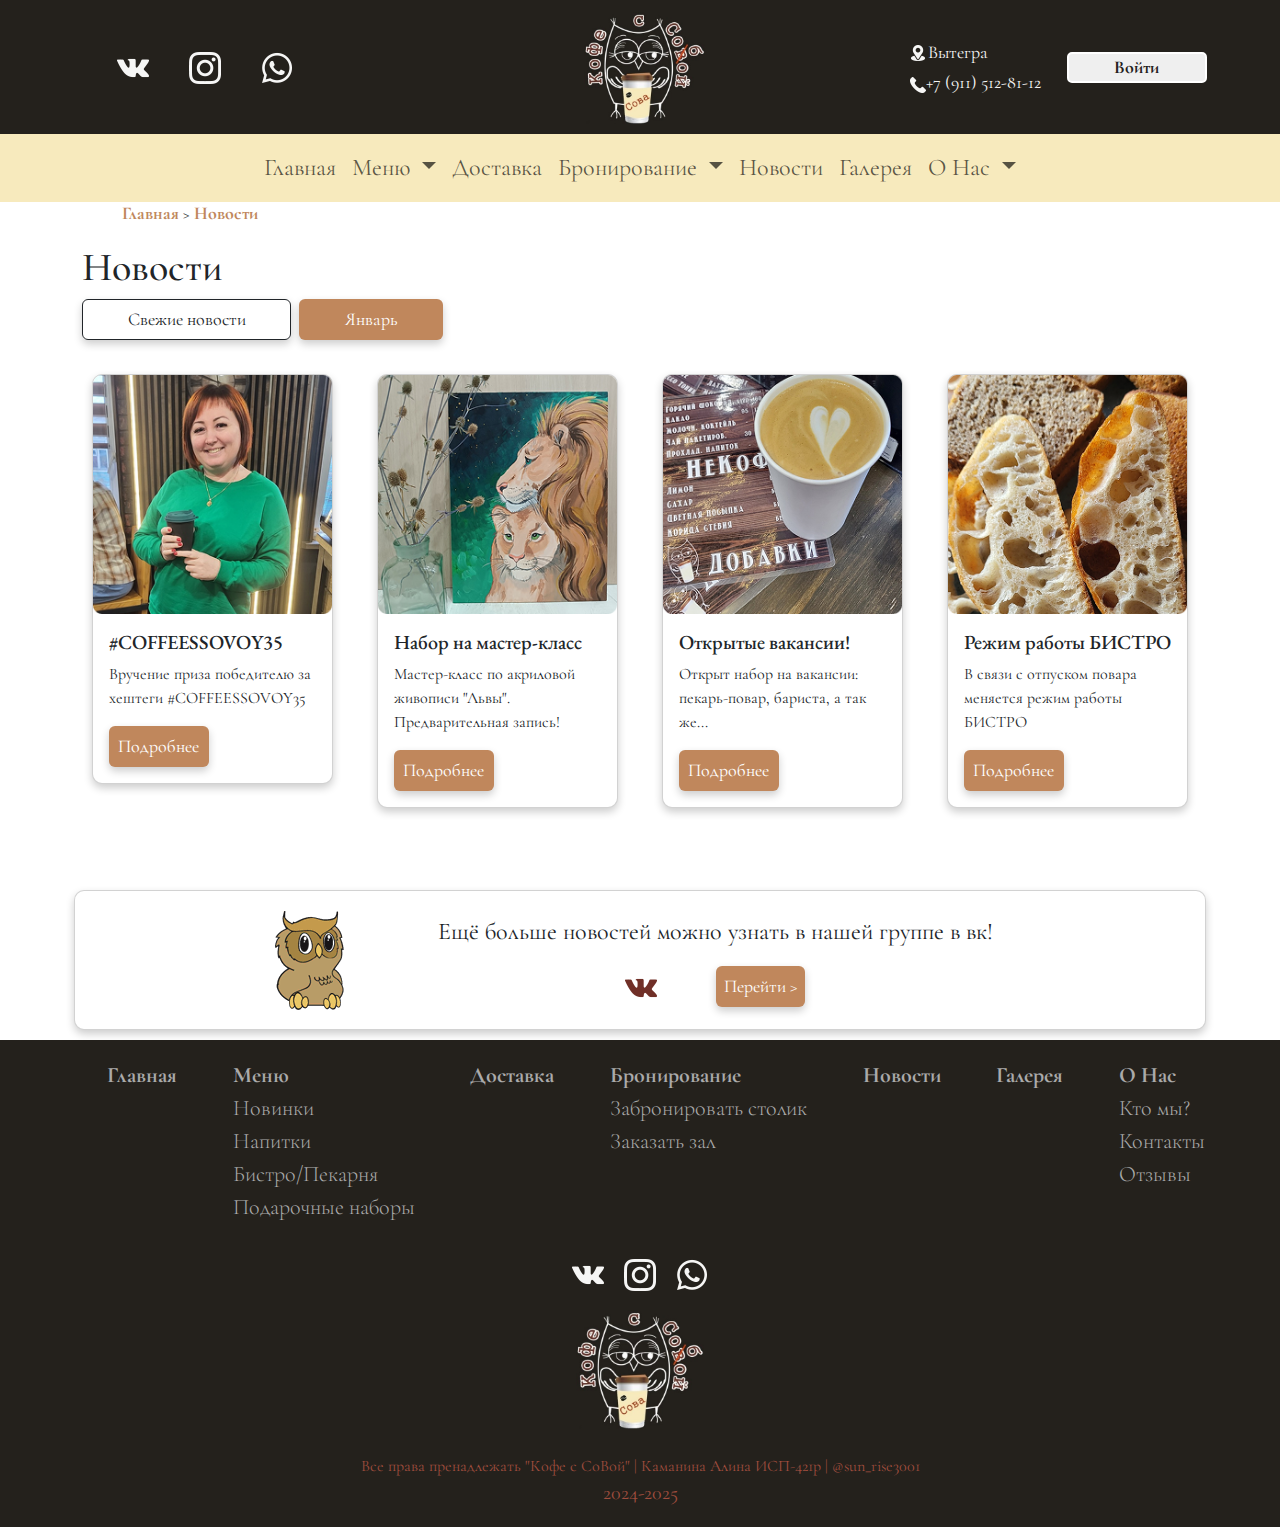
<file: page/news.html>
<!DOCTYPE html>
<html lang="ru">
<head>
    <meta charset="UTF-8">
    <meta name="viewport" content="width=device-width, initial-scale=1.0">
    <link href="https://cdn.jsdelivr.net/npm/bootstrap@5.3.3/dist/css/bootstrap.min.css" rel="stylesheet" integrity="sha384-QWTKZyjpPEjISv5WaRU9OFeRpok6YctnYmDr5pNlyT2bRjXh0JMhjY6hW+ALEwIH" crossorigin="anonymous">
    <link rel="stylesheet" href="../css/style-menu.css">
    <link rel="stylesheet" href="../css/media.css">
    <link rel="preconnect" href="https://fonts.googleapis.com">
    <link rel="preconnect" href="https://fonts.gstatic.com" crossorigin>
    <link href="https://fonts.googleapis.com/css2?family=Cormorant+Garamond:ital,wght@0,300;0,400;0,500;0,600;0,700;1,300;1,400;1,500;1,600;1,700&family=EB+Garamond:ital,wght@0,400..800;1,400..800&display=swap" rel="stylesheet">
    <link rel="icon" href="img/favicon.png" type="image/x-icon">
    <title>Кофе с СоВой - Новости</title>
</head>
<body>
    <header>
        <div class="top-menu">
            <div class="media-icon hidden">
                <a href="https://vk.com/coffeessovoy35"><img src="../img/icon/vk.png" alt="Вконтакте"></a>
                <a href="https://wa.me/79115128112"><img src="../img/icon/instagram.png" alt="Ватсап"></a>
                <a href="https://www.instagram.coffeessovoy35"><img src="../img/icon/whatsapp.png" alt="Инстаграм"></a>
            </div>
            <div class="logo">
                <a href="../index.html"><img src="../img/header/logo.jpg" alt="Логотип кофейни 'Кофе с СоВой'"></a>
            </div>
            <div class="contact-menu hidden">
                <div class="contact-tools">
                    <div class="contact-tool">
                        <img src="../img/header/location.png" alt="Город, где находится чудестная кофейня">
                        <a>Вытегра</a>
                    </div>
                    <div class="contact-tool">
                        <div class="text-to-copy" onclick="copyText(this)"><img src="../img/header/phone.png"
                                alt="Номер телефона для связи">+7 (911) 512-81-12</div>
                    </div>
                </div>
                <div class="btn-order">
                    <div class="button-container">
                        <button class="hover-button" data-bs-target="#LoginModal" data-bs-toggle="modal">Войти</button>
                        <div class="owl-tooltip">🦉</div>
                    </div>
                </div>
            </div>
        </div>
        <div class="buttom-menu">
            <!-- Навигационное меню -->
            <nav class="navbar navbar-expand-lg bg-f7eabd">
                <div class="collapse navbar-collapse" id="navbarNav">
                    <ul class="navbar-nav">
                        <li class="nav-item active">
                            <a class="nav-link" href="../index.html">Главная</a>
                        </li>
                        <li class="nav-item dropdown">
                            <a class="nav-link dropdown-toggle" href="" id="navbarDropdown" role="button"
                                data-toggle="dropdown" aria-haspopup="true" aria-expanded="false">
                                Меню
                            </a>
                            <div class="dropdown-menu" aria-labelledby="navbarDropdown">
                                <a class="dropdown-item" href="../page/menu.html#novinki">Новинки</a>
                                <a class="dropdown-item" href="../page/menu.html#drinks">Напитки</a>
                                <a class="dropdown-item" href="../page/menu.html#bistro">Бистро/Пекарня</a>
                                <a class="dropdown-item" href="../page/menu.html#presents">Подарочные наборы</a>
                            </div>
                        </li>
                        <li class="nav-item">
                            <a class="nav-link" href="../page/delivery.html#deliver">Доставка</a>
                        </li>
                        <li class="nav-item dropdown">
                            <a class="nav-link dropdown-toggle" href="" id="navbarDropdownBooking" role="button"
                                data-toggle="dropdown" aria-haspopup="true" aria-expanded="false">
                                Бронирование
                            </a>
                            <div class="dropdown-menu" aria-labelledby="navbarDropdownBooking">
                                <a class="dropdown-item" href="../page/booking.html">Забронировать столик</a>
                                <a class="dropdown-item" href="../page/booking.html#hall_reservation">Заказать зал</a>
                            </div>
                        </li>
                        <li class="nav-item active">
                            <a class="nav-link" href="../page/news.html">Новости</a>
                        </li>
                        <li class="nav-item">
                            <a class="nav-link" href="../page/galery.html">Галерея</a>
                        </li>
                        <li class="nav-item dropdown">
                            <a class="nav-link dropdown-toggle" href="#" id="navbarDropdownBooking" role="button"
                                data-toggle="dropdown" aria-haspopup="true" aria-expanded="false">
                                О Нас
                            </a>
                            <div class="dropdown-menu" aria-labelledby="navbarDropdownBooking">
                                <a class="dropdown-item" href="../page/about-us.html">Кто мы?</a>
                                <a class="dropdown-item" href="../page/about-us.html#contact">Контакты</a>
                                <a class="dropdown-item" href="../page/about-us.html#impotant">Создатели</a>
                                <a class="dropdown-item" href="../page/about-us.html#retwit">Отзывы</a>
                            </div>
                        </li>
                    </ul>
                </div>
            </nav>
        </div>
        <!-- Навигационное меню с бургером -->
        <nav class="navbar navbar-expand-lg navbar-light bg-f7eabd" id="none-display">
            <div class="container-fluid">
                <!-- Логотип -->
                <a href="../index.html"><img src="../img/header/logo.jpg" alt="Логотип" class="logo-burger"></a>

                <!-- Кнопка "Войти" -->
                <div class="btn-order">
                    <div class="button-container">
                        <button class="hover-button" data-bs-target="#LoginModal" data-bs-toggle="modal">Войти</button>
                        <div class="owl-tooltip">🦉</div>
                    </div>
                </div>

                <!-- Кнопка бургера -->
                <button class="navbar-toggler" type="button" data-bs-toggle="collapse" data-bs-target="#navbarNav"
                    aria-controls="navbarNav" aria-expanded="false" aria-label="Toggle navigation">
                    <span class="navbar-toggler-icon"></span>
                </button>

                <!-- Меню -->
                <div class="collapse navbar-collapse" id="navbarNav">
                    <ul class="navbar-nav">
                        <li class="nav-item active">
                            <a class="nav-link" href="../index.html">Главная</a>
                        </li>
                        <li class="nav-item dropdown">
                            <a class="nav-link dropdown-toggle" href="menu.html" id="navbarDropdown"
                                role="button" data-bs-toggle="dropdown" aria-expanded="false">
                                Меню
                            </a>
                            <div class="dropdown-menu" aria-labelledby="navbarDropdown">
                                <a class="dropdown-item" href="menu.html#novinki1">Новинки</a>
                                <a class="dropdown-item" href="menu.html#drinks1">Напитки</a>
                                <a class="dropdown-item" href="menu.html#bistro1">Бистро/Пекарня</a>
                                <a class="dropdown-item" href="menu.html#presents1">Подарочные наборы</a>
                            </div>
                        </li>
                        <li class="nav-item">
                            <a class="nav-link" href="delivery.html#deliver">Доставка</a>
                        </li>
                        <li class="nav-item dropdown">
                            <a class="nav-link dropdown-toggle" href="booking.html" id="navbarDropdownBooking"
                                role="button" data-bs-toggle="dropdown" aria-expanded="false">
                                Бронирование
                            </a>
                            <div class="dropdown-menu" aria-labelledby="navbarDropdownBooking">
                                <a class="dropdown-item" href="booking.html">Забронировать столик</a>
                                <a class="dropdown-item" href="booking.html#hall_reservation">Заказать зал</a>
                            </div>
                        </li>
                        <li class="nav-item active">
                            <a class="nav-link" href="news.html">Новости</a>
                        </li>
                        <li class="nav-item">
                            <a class="nav-link" href="galery.html">Галерея</a>
                        </li>
                        <li class="nav-item dropdown">
                            <a class="nav-link dropdown-toggle" href="about-us.html" id="navbarDropdownAbout"
                                role="button" data-bs-toggle="dropdown" aria-expanded="false">
                                О Нас
                            </a>
                            <div class="dropdown-menu" aria-labelledby="navbarDropdownAbout">
                                <a class="dropdown-item" href="about-us.html">Кто мы?</a>
                                <a class="dropdown-item" href="about-us.html#contact">Контакты</a>
                                <a class="dropdown-item" href="about-us.html#impotant">Создатели</a>
                                <a class="dropdown-item" href="about-us.html#retwit">Отзывы</a>
                            </div>
                        </li>
                    </ul>
                </div>
            </div>
        </nav>

            <!-- Модальное окно входа -->
    <div class="modal fade" id="LoginModal" tabindex="-1" aria-labelledby="exampleModalLabel" aria-hidden="true">
        <div class="modal-dialog">
            <div class="modal-content">
                <div class="modal-header">
                    <h5 class="modal-title" id="exampleModalLabel">
                        <h2 class="garmond-1">Вход</h2>
                    </h5>
                    <button type="button" class="btn-close" data-bs-dismiss="modal" aria-label="Close"></button>
                </div>
                <div class="modal-body">
                    <form id="loginForm">
                        <div class="div-forms">
                            <div class="div-form">
                                <label for="loginUsername">Логин:</label>
                                <input type="text" id="loginUsername" name="loginUsername" required>
                            </div>
                            <div class="div-form">
                                <label for="loginPassword">Пароль:</label>
                                <input type="password" id="loginPassword" name="loginPassword" required>
                            </div>

                            <label>
                                <input type="checkbox" id="rememberMe"> Запомнить меня
                            </label>
                        </div>
                        <button type="submit" class="btn-submit">Войти</button>
                        <p class="text-custom-1" style="margin-top: 3%;">Нет аккаунта? <a href="#"
                                data-bs-target="#registerModal" data-bs-toggle="modal">Зарегистрироваться</a></p>
                    </form>
                </div>
            </div>
        </div>
    </div>
        <!-- Модальное окно регистрации -->

        <div class="modal fade" id="registerModal" tabindex="-1" aria-labelledby="exampleModalLabel" aria-hidden="true">
            <div class="modal-dialog">
              <div class="modal-content">
                <div class="modal-header">
                  <h5 class="modal-title" id="exampleModalLabel"><h2 class="garmond-1">Регистрация</h2></h5>
                  <button type="button" class="btn-close" data-bs-dismiss="modal" aria-label="Close"></button>
                </div>
                <div class="modal-body">
                    <form id="registerForm">
                        <div class="div-forms">
                            <div class="div-form">
                                <label for="registerFullName">ФИО<span class="red">*</span>:</label>
                                <input type="text" id="registerFullName" name="registerFullName" required>
                            </div>
                            <div class="div-form">
                                <label for="registerUsername">Логин<span class="red">*</span>:</label>
                                <input type="text" id="registerUsername" name="registerUsername" required>
                            </div>
                            <div class="div-form">
                                <label for="registerPhone">Номер телефона<span class="red">*</span>:</label>
                                <input type="tel" id="registerPhone" name="registerPhone" required>
                            </div>
                            <div class="div-form">
                                <label for="registerEmail">Почта:</label>
                                <input type="email" id="registerEmail" name="registerEmail" required>
                            </div>
                            <div class="div-form">
                                <label for="registerPassword">Пароль<span class="red">*</span>:</label>
                                <input type="password" id="registerPassword" name="registerPassword" required>
                            </div>
                            <div class="div-form">
                                <label for="registerConfirmPassword">Подтверждение пароля<span class="red">*</span>:</label>
                                <input type="password" id="registerConfirmPassword" name="registerConfirmPassword" required>
                            </div>
                            <label>
                                <input type="checkbox" id="agreeToTerms" required> Согласен на обработку персональных
                                данных<span class="red">*</span>
                            </label>
                        </div>
    
                        <button type="submit" class="btn-submit">Зарегистрироваться</button>
                        <p class="text-custom-1" style="margin-top: 3%;">Есть аккаунт? <a href="#" data-bs-target="#LoginModal" data-bs-toggle="modal">Войти</a></p>
                        <span><span class="red">*</span> - поля, обязательные для заполнения</span>
                        <a href="page/cart.html">Просмотр аккаунта</a>
                    </form>
                </div>
              </div>
            </div>
          </div>
    </header>
    <main id="novinki-1">
        <div class="kroshka">
            <p><a href="../index.html">Главная</a> > <a href="#">Новости</a></p>
        </div>
        <div id="tooltip" class="tooltip">Номер скопирован!</div>

        <div class="container my-5">
            <h1>Новости</h1>
            <!-- Переключатели вкладок -->
            <div class="d-flex justify-content-start mb-4">
                <button class="btn btn-custom me-2 active" data-tab="fresh-news">Свежие новости</button>
                <button class="btn btn-custom" data-tab="january-news">Январь</button>
            </div>
    
            <!-- Вкладка "Свежие новости" -->
            <div id="fresh-news" class="news-tab active">
                <div class="row">
                    <!-- Карточка 1 -->
                    <div class="col-md-3 mb-4">
                        <div class="card">
                            <img src="../img/news/card-1.png" class="card-img-top" alt="Новость 1">
                            <div class="card-body">
                                <h5 class="card-title text-custom-0">#COFFEESSOVOY35 </h5>
                                <p class="card-text">
                                    Вручение приза победителю за хештеги #COFFEESSOVOY35
                                </p>
                                <button class="btn btn-custom" data-bs-toggle="modal" data-bs-target="#newsModal1">
                                    Подробнее
                                </button>
                            </div>
                        </div>
                    </div>
                    <!-- Карточка 2 -->
                    <div class="col-md-3 mb-4">
                        <div class="card">
                            <img src="../img/news/card-2.png" class="card-img-top" alt="Новость 2">
                            <div class="card-body">
                                <h5 class="card-title text-custom-0">Набор на мастер-класс</h5>
                                <p class="card-text">
                                    Мастер-класс по акриловой живописи "Львы". Предварительная запись!
                                </p>
                                <button class="btn btn-custom" data-bs-toggle="modal" data-bs-target="#newsModal2">
                                    Подробнее
                                </button>
                            </div>
                        </div>
                    </div>
                    <!-- Карточка 3 -->
                    <div class="col-md-3 mb-4">
                        <div class="card">
                            <img src="../img/news/card-3.png" class="card-img-top" alt="Новость 2">
                            <div class="card-body">
                                <h5 class="card-title text-custom-0">Открытые вакансии!</h5>
                                <p class="card-text">
                                    Открыт набор на вакансии: пекарь-повар, бариста, а так же...
                                </p>
                                <button class="btn btn-custom" data-bs-toggle="modal" data-bs-target="#newsModal3">
                                    Подробнее
                                </button>
                            </div>
                        </div>
                    </div>
                    <!-- Карточка 4 -->
                    <div class="col-md-3 mb-4">
                        <div class="card">
                            <img src="../img/news/card-4.png" class="card-img-top" alt="Новость 2">
                            <div class="card-body">
                                <h5 class="card-title text-custom-0">Режим работы БИСТРО</h5>
                                <p class="card-text">
                                    В связи с отпуском повара меняется режим работы БИСТРО
                                </p>
                                <button class="btn btn-custom" data-bs-toggle="modal" data-bs-target="#newsModal4">
                                    Подробнее
                                </button>
                            </div>
                        </div>
                    </div>
                </div>
            </div>
    
            <!-- Вкладка "Январь" -->
            <div id="january-news" class="news-tab">
                <div class="row">
                    <!-- Карточка 1 -->
                    <div class="col-md-3 mb-4">
                        <div class="card">
                            <img src="../img/news/card-5.png" class="card-img-top" alt="Новость 1">
                            <div class="card-body">
                                <h5 class="card-title text-custom-0">Набор на мастер-класс</h5>
                                <p class="card-text">
                                    Мастер-класс по валянию совушек. Предварительная запись!
                                </p>
                                <button class="btn btn-custom" data-bs-toggle="modal" data-bs-target="#newsModal5">
                                    Подробнее
                                </button>
                            </div>
                        </div>
                    </div>
                    <!-- Карточка 2 -->
                    <div class="col-md-3 mb-4">
                        <div class="card">
                            <img src="../img/news/card-6.png" class="card-img-top" alt="Новость 1">
                            <div class="card-body">
                                <h5 class="card-title text-custom-0">День Рождения</h5>
                                <p class="card-text">
                                    День Рождения Юлии Титковой! Поздравляем совенка!
                                </p>
                                <button class="btn btn-custom" data-bs-toggle="modal" data-bs-target="#newsModal6">
                                    Подробнее
                                </button>
                            </div>
                        </div>
                    </div>
                    <!-- Карточка 3 -->
                    <div class="col-md-3 mb-4">
                        <div class="card">
                            <img src="../img/news/card-7.png" class="card-img-top" alt="Новость 1">
                            <div class="card-body">
                                <h5 class="card-title text-custom-0">ХИТ ПРОДАЖ</h5>
                                <p class="card-text">
                                    Принимаем заказы на сладкие ореховые наборы!
                                </p>
                                <button class="btn btn-custom" data-bs-toggle="modal" data-bs-target="#newsModal7">
                                    Подробнее
                                </button>
                            </div>
                        </div>
                    </div>
                    <!-- Карточка 4 -->
                    <div class="col-md-3 mb-4">
                        <div class="card">
                            <img src="../img/news/card-8.png" class="card-img-top" alt="Новость 1">
                            <div class="card-body">
                                <h5 class="card-title text-custom-0">Шаверма на тарелке</h5>
                                <p class="card-text">
                                    Обновленная версия шавермы на терелке!
                                </p>
                                <button class="btn btn-custom" data-bs-toggle="modal" data-bs-target="#newsModal8">
                                    Подробнее
                                </button>
                            </div>
                        </div>
                    </div>
                    <!-- Карточка 5 -->
                    <div class="col-md-3 mb-4">
                        <div class="card">
                            <img src="../img/news/card-9.png" class="card-img-top" alt="Новость 1">
                            <div class="card-body">
                                <h5 class="card-title text-custom-0">Свежее поступление</h5>
                                <p class="card-text">
                                    Свежее поступление вкусностей, надется кусочек для каждого!
                                </p>
                                <button class="btn btn-custom" data-bs-toggle="modal" data-bs-target="#newsModal9">
                                    Подробнее
                                </button>
                            </div>
                        </div>
                    </div>
                    <!-- Карточка 6 -->
                    <div class="col-md-3 mb-4">
                        <div class="card">
                            <img src="../img/news/card-10.png" class="card-img-top" alt="Новость 1">
                            <div class="card-body">
                                <h5 class="card-title text-custom-0">Свежие зернышки</h5>
                                <p class="card-text">
                                    Свежее поступление ваших любимых зёрнышек
                                </p>
                                <button class="btn btn-custom" data-bs-toggle="modal" data-bs-target="#newsModal10">
                                    Подробнее
                                </button>
                            </div>
                        </div>
                    </div>
                </div>
            </div>
        </div>

        <div class="pre-news card">
            <img src="../img/8a9a7f5cb3e160b877df01748829.gif" alt="">
            <div class="text-pre-news">
                <p>Ещё больше новостей можно узнать в нашей группе в вк!</p>
                <div class="tc-contact">
                    <a href="#" class="btn btn-custom">Перейти ></a>
                    <a href="#"><img src="../img/icon/vk-brown.png" alt="Вконтакте"></a>
                </div> 
            </div>
        </div>
    
        <!-- Модальные окна для новостей -->
        <!-- Модальное окно 1 -->
        <div class="modal fade" id="newsModal1" tabindex="-1" aria-labelledby="newsModal1Label" aria-hidden="true">
            <div class="modal-dialog">
                <div class="modal-content">
                    <div class="modal-header">
                        <h5 class="modal-title text-custom-1" id="newsModal1Label">#COFFEESSOVOY35</h5>
                        <button type="button" class="btn-close" data-bs-dismiss="modal" aria-label="Close"></button>
                    </div>
                    <div class="modal-body content-news">
                        <img src="../img/news/card-1.png" alt="">
                        <div class="text-content-news">
                            <p>Вручение приза победителю за хештеги #COFFEESSOVOY35 в ВК/ инстаграме</p>
                            <p class="text-custom-0">Поздравляем 💚💚💚</p>
                        </div>
                        <div class="date-span">
                            <span>08.02.2025</span>
                        </div>
                    </div>
                    <div class="modal-footer">
                        <button type="button" class="btn btn-secondary" data-bs-dismiss="modal">Закрыть</button>
                    </div>
                </div>
            </div>
        </div>
        <!-- Модальное окно 2 -->
        <div class="modal fade" id="newsModal2" tabindex="-1" aria-labelledby="newsModal2Label" aria-hidden="true">
            <div class="modal-dialog">
                <div class="modal-content">
                    <div class="modal-header">
                        <h5 class="modal-title text-custom-1" id="newsModal1Label">Набор на мастер-класс</h5>
                        <button type="button" class="btn-close" data-bs-dismiss="modal" aria-label="Close"></button>
                    </div>
                    <div class="modal-body content-news">
                        <img src="../img/news/card-2.png" alt="">
                        <div class="text-content-news">
                            <p>Мастер-класс по акриловой живописи "Львы" Вместе создадим интерьерную картину наполненную силой и романтикой, ведь даже самые суровые хищники способны любить.</p>
                            <p class="text-custom-0">9 и 16 февраля в 16.00</p>
                                <span class="text-custom-1"><a href="https://vk.com/club169204320">Предварительная запись обязательна!</a></span>
                            </div>
                            <p>Количество мест ограничено.</p>
                        <div class="date-span">
                            <span>06.02.2025</span>
                        </div>
                    </div>
                    <div class="modal-footer">
                        <button type="button" class="btn btn-secondary" data-bs-dismiss="modal">Закрыть</button>
                    </div>
                </div>
            </div>
        </div>
        <!-- Модальное окно 3 -->
        <div class="modal fade" id="newsModal3" tabindex="-1" aria-labelledby="newsModal3Label" aria-hidden="true">
            <div class="modal-dialog">
                <div class="modal-content">
                    <div class="modal-header">
                        <h5 class="modal-title text-custom-1" id="newsModal1Label">Открытые вакансии!</h5>
                        <button type="button" class="btn-close" data-bs-dismiss="modal" aria-label="Close"></button>
                    </div>
                    <div class="modal-body content-news">
                        <img src="../img/news/card-3.png" alt="">
                        <div class="text-content-news">
                            <p class="text-custom-0">В связи с открытием дополнительной производственной и торговой точки объявляем набор на следующие вакансии:</p>
                            <div class="text-vacansii">
                                <p class="text-custom-0">- Пекарь-повар</p> 
                                <p class="text-custom-0">- Бариста </p>
                                <p class="text-custom-0">- сотрудник по оформлению чайно/кофейных <br> и ореховых букетов</p>
                            </div>
                            <p class="">Запись на собеседование <span class="text-to-copy text-custom-1" onclick="copyText(this)">8911 512 81 12</span></p>
                        </div>
                        <div class="date-span">
                            <span>08.02.2025</span>
                        </div>
                    </div>
                    <div class="modal-footer">
                        <button type="button" class="btn btn-secondary" data-bs-dismiss="modal">Закрыть</button>
                    </div>
                </div>
            </div>
        </div>
        <!-- Модальное окно 4 -->
        <div class="modal fade" id="newsModal4" tabindex="-1" aria-labelledby="newsModal4Label" aria-hidden="true">
            <div class="modal-dialog">
                <div class="modal-content">
                    <div class="modal-header">
                        <h5 class="modal-title text-custom-1" id="newsModal1Label">Режим работы БИСТРО</h5>
                        <button type="button" class="btn-close" data-bs-dismiss="modal" aria-label="Close"></button>
                    </div>
                    <div class="modal-body content-news">
                        <img src="../img/news/card-4.png" alt="">
                        <div class="text-content-news">
                            <p>В связи с отпуском повара на ближайшую неделю меняется режим работы БИСТРО</p>
                            <p class="text-custom-0"><span class="text-custom-1">02.02</span> ВЫХОДНОЙ</p>
                            <p class="text-custom-0">с <span class="text-custom-1">03.02</span> по <span class="text-custom-1">08.02</span> до <span class="text-custom-1">19:00</span></p>
                            <p class="text-custom-0"><span class="text-custom-1">09.02</span> ВЫХОДНОЙ</p>
                        </div>
                        <div class="date-span">
                            <span>02.02.2025</span>
                        </div>
                    </div>
                    <div class="modal-footer">
                        <button type="button" class="btn btn-secondary" data-bs-dismiss="modal">Закрыть</button>
                    </div>
                </div>
            </div>
        </div>
        <!-- Модальное окно 5 -->
        <div class="modal fade" id="newsModal5" tabindex="-1" aria-labelledby="newsModal5Label" aria-hidden="true">
            <div class="modal-dialog">
                <div class="modal-content">
                    <div class="modal-header">
                        <h5 class="modal-title text-custom-1" id="newsModal1Label">Набор на мастер-класс</h5>
                        <button type="button" class="btn-close" data-bs-dismiss="modal" aria-label="Close"></button>
                    </div>
                    <div class="modal-body content-news">
                        <img src="../img/news/card-5.png" alt="">
                        <div class="text-content-news">
                            <p>Друзья, снова валяем совушек! Вы с нами?
                                Приглашаем в Кофе с СоВой Вытегра на мастер-класс по валянию из шерсти «Совушка» 🦉</p>
                            <p class="text-custom-0">1 февраля в 14:00</p>
                            <p>Дети 12+ или со взрослыми, работаем с острой иглой, может быть опасно.</p>
                            <p class="text-custom-0">Длительность: 2 часа</p>
                                <span class="text-custom-1"><a href="https://vk.com/club169204320">Предварительная запись обязательна!</a></span>
                            </div>
                            <p>Количество мест ограничено.</p>
                        <div class="date-span">
                            <span>30.01.2025</span>
                        </div>
                    </div>
                    <div class="modal-footer">
                        <button type="button" class="btn btn-secondary" data-bs-dismiss="modal">Закрыть</button>
                    </div>
                </div>
            </div>
        </div>
        <!-- Модальное окно 6 -->
        <div class="modal fade" id="newsModal6" tabindex="-1" aria-labelledby="newsModal6Label" aria-hidden="true">
            <div class="modal-dialog">
                <div class="modal-content">
                    <div class="modal-header">
                        <h5 class="modal-title text-custom-1" id="newsModal1Label">День Рождения</h5>
                        <button type="button" class="btn-close" data-bs-dismiss="modal" aria-label="Close"></button>
                    </div>
                    <div class="modal-body content-news">
                        <img src="../img/news/card-6.png" alt="">
                        <div class="text-content-news">
                            <p>День Рождения Юлии Титковой!) Поздравляем добродушную, общительную, весёлую и ОЧАРОВАТЕЛЬНУЮ именинницу с 9-летием ))) огромное количество друзей и МЕГАвкусный торт останутся в воспоминаниях надолго!!</p>
                            <p>Также хотим поблагодарить родителей за подготовку к празднику и вкусное угощение для нашего персонала</p>
                        </div>
                        <div class="date-span">
                            <span>25.01.2025</span>
                        </div>
                    </div>
                    <div class="modal-footer">
                        <button type="button" class="btn btn-secondary" data-bs-dismiss="modal">Закрыть</button>
                    </div>
                </div>
            </div>
        </div>
        <!-- Модальное окно 7 -->
        <div class="modal fade" id="newsModal7" tabindex="-1" aria-labelledby="newsModal7Label" aria-hidden="true">
            <div class="modal-dialog">
                <div class="modal-content">
                    <div class="modal-header">
                        <h5 class="modal-title text-custom-1" id="newsModal1Label">ХИТ ПРОДАЖ</h5>
                        <button type="button" class="btn-close" data-bs-dismiss="modal" aria-label="Close"></button>
                    </div>
                    <div class="modal-body content-news">
                        <img src="../img/news/card-7.png" alt="">
                        <div class="text-content-news">
                            <p>Отдельным постом хотели бы выделить выпекаемые нами орешки с вареной сгущёнкой.</p>
                            <p class="text-custom-0"> ХИТ ПРОДАЖ</p> 
                            <p> Почему именно они???
                                Да потому, что - это лакомство, знакомое многим с детства!
                                А мы стараемся выпекать максимально приближенную версию тех самых советских орешков:
                                пусть и с помощью электрической орешницы, но с использованием только качественных ингредиентов (в том числе на топлёном масле нашего, Вытегорского фермера)!
                                А Вологодская 8,5% жирности сгущенка томится до состояния варёной в русской печи, целые сутки!</p>
                            <p class="text-custom-1">Принимаем заказы на сладкие ореховые наборы!</p>
                        </div>
                        <div class="date-span">
                            <span>22.01.2025</span>
                        </div>
                    </div>
                    <div class="modal-footer">
                        <button type="button" class="btn btn-secondary" data-bs-dismiss="modal">Закрыть</button>
                    </div>
                </div>
            </div>
        </div>
        <!-- Модальное окно 8 -->
        <div class="modal fade" id="newsModal8" tabindex="-1" aria-labelledby="newsModal8Label" aria-hidden="true">
            <div class="modal-dialog">
                <div class="modal-content">
                    <div class="modal-header">
                        <h5 class="modal-title text-custom-1" id="newsModal1Label">Шаверма на тарелке</h5>
                        <button type="button" class="btn-close" data-bs-dismiss="modal" aria-label="Close"></button>
                    </div>
                    <div class="modal-body content-news">
                        <img src="../img/news/card-8.png" alt="">
                        <div class="text-content-news">
                            <p>По вашим просьбам добавили в меню шаверму на тарелке меньшего размера, теперь <span class="text-custom-0">вы можете заказать маленькую порцию </span>за <span class="text-custom-1">250р</span> и <span class="text-custom-0">стандарт</span> за <span class="text-custom-1">350р</span></p>
                            <p class="text-custom-1">Состав "Шаверма на тарелке":</p>
                            <p class="text-custom-0">курица, огурцы, помидоры, пекинская капуста, лук, луковые кольца, соус, картофель айдахо, питта (собственного изготовления). Возможно добавить острый соус и Халапеньо.</p>
                            <p class="text-custom-1">Цена: 250₽/350₽</p>
                        </div>
                        <div class="date-span">
                            <span>21.01.2025</span>
                        </div>
                    </div>
                    <div class="modal-footer">
                        <button type="button" class="btn btn-secondary" data-bs-dismiss="modal">Закрыть</button>
                    </div>
                </div>
            </div>
        </div>
        <!-- Модальное окно 9 -->
        <div class="modal fade" id="newsModal9" tabindex="-1" aria-labelledby="newsModal8Label" aria-hidden="true">
            <div class="modal-dialog">
                <div class="modal-content">
                    <div class="modal-header">
                        <h5 class="modal-title text-custom-1" id="newsModal1Label">Шаверма на тарелке</h5>
                        <button type="button" class="btn-close" data-bs-dismiss="modal" aria-label="Close"></button>
                    </div>
                    <div class="modal-body content-news">
                        <img src="../img/news/card-9.png" alt="">
                        <div class="text-content-news">
                            <p>Свежее поступление халвы, лукума и орехов!!! Ваши любимый чилийский грецкий орех, кешью, фисташка Иран, фисташка Турция, кедр, бразильский, миндаль, фундук, пекан, макадамия.</p>
                            <p class="text-custom-1">Приглашаем за покупками!</p>
                        </div>
                        <div class="date-span">
                            <span>17.01.2025</span>
                        </div>
                    </div>
                    <div class="modal-footer">
                        <button type="button" class="btn btn-secondary" data-bs-dismiss="modal">Закрыть</button>
                    </div>
                </div>
            </div>
        </div>
        <!-- Модальное окно 10 -->
        <div class="modal fade" id="newsModal10" tabindex="-1" aria-labelledby="newsModal8Label" aria-hidden="true">
            <div class="modal-dialog">
                <div class="modal-content">
                    <div class="modal-header">
                        <h5 class="modal-title text-custom-1" id="newsModal1Label">Свежие зернышки</h5>
                        <button type="button" class="btn-close" data-bs-dismiss="modal" aria-label="Close"></button>
                    </div>
                    <div class="modal-body content-news">
                        <img src="../img/news/card-10.png" alt="">
                        <div class="text-content-news">
                            <p>Дорогие ценители кофе, у нас отличные новости! В нашу кофейню поступили долгожданные кофейные зерна из 
                                <span class="text-custom-1">Эфиопии</span> 
                                под названием 
                                <span class="text-custom-0">«Эфиопская симфония»</span>. 
                                Этот сорт — настоящая находка для тех, кто ценит яркие вкусы и насыщенные ароматы.</p>
                            <p class="text-custom-1">Приглашаем на кофе!</p>
                        </div>
                        <div class="date-span">
                            <span>14.01.2025</span>
                        </div>
                    </div>
                    <div class="modal-footer">
                        <button type="button" class="btn btn-secondary" data-bs-dismiss="modal">Закрыть</button>
                    </div>
                </div>
            </div>
        </div>
    </main>
    <footer>
        <ul class="menu-footer">
            <li class="step-menu">
                <a href="../index.html">Главная</a>
            </li>
            <li class="step-menu">
                <a href="../page/menu.html">Меню</a>
                <a href="../page/menu.html#novinki" id="a-side">Новинки</a>
                <a href="../page/menu.html#drinks" id="a-side">Напитки</a>
                <a href="../page/menu.html#bistro" id="a-side">Бистро/Пекарня</a>
                <a href="../page/menu.html#presents" id="a-side">Подарочные наборы</a>
            </li>
            <li class="step-menu">
                <a href="../page/delivery.html#deliver">Доставка</a>
            </li>
            <li class="step-menu">
                <a href="../page/booking.html">Бронирование</a>
                <a href="../page/booking.html" id="a-side">Забронировать столик</a>
                <a href="../page/booking.html#hall_reservation" id="a-side">Заказать зал</a>
            </li>
            <li class="step-menu">
                <a href="../page/news.html">Новости</a>
            </li>
            <li class="step-menu">
                <a href="../page/galery.html">Галерея</a>
            </li>
            <li class="step-menu">
                <a href="../page/about-us.html">О Нас</a>
                <a href="../page/about-us.html" id="a-side">Кто мы?</a>
                <a href="../page/about-us.html#contact" id="a-side">Контакты</a>
                <a href="../page/about-us.html#retwit" id="a-side">Отзывы</a>
            </li>
        </ul>
        <div class="image-links">
            <a href="https://vk.com/coffeessovoy35" target="_blank">
                <img src="../img/icon/vk.png" alt="Вконтакте">
            </a>
            <a href="https://www.instagram.coffeessovoy35" target="_blank">
                <img src="../img/icon/instagram.png" alt="Инстаграм">
            </a>
            <a href="https://wa.me/79115128112" target="_blank">
                <img src="../img/icon/whatsapp.png" alt="Ватсап">
            </a>
        </div>
        <div class="logotip-footer">
            <a href="#"><img src="../img/header/logo.jpg" alt=""></a>
        </div>
        <div class="kapcha">
            <span>Все права пренадлежать "Кофе с СоВой" | Каманина Алина ИСП-421р | @sun_rise3001</span>
            <span id="years-develop">2024-2025</span>
        </div>
    </footer>
      <button id="scrollToTop" aria-label="Наверх">
        &#8593; <!-- Стрелочка вверх -->
      </button>
    <script src="../js/script.js"></script>
    <script>
        // НОВОСТНОЙ ПОТОК
document.addEventListener("DOMContentLoaded", function () {
    const tabButtons = document.querySelectorAll("[data-tab]");
    const tabs = document.querySelectorAll(".news-tab");

    // Обработка клика по кнопкам вкладок
    tabButtons.forEach(button => {
        button.addEventListener("click", function () {
            const targetTab = this.getAttribute("data-tab");

            // Убираем активный класс у всех кнопок и вкладок
            tabButtons.forEach(btn => btn.classList.remove("active"));
            tabs.forEach(tab => tab.classList.remove("active"));

            // Добавляем активный класс выбранной кнопке и вкладке
            this.classList.add("active");
            document.getElementById(targetTab).classList.add("active");
        });
    });
});
    </script>
</body>
<script src="https://code.jquery.com/jquery-3.5.1.slim.min.js"></script>
<script src="https://cdn.jsdelivr.net/npm/@popperjs/core@2.9.2/dist/umd/popper.min.js"></script>
<script src="https://stackpath.bootstrapcdn.com/bootstrap/4.5.2/js/bootstrap.min.js"></script>
<script src="https://cdn.jsdelivr.net/npm/bootstrap@5.3.3/dist/js/bootstrap.bundle.min.js"></script>
</html>
</file>
<file: css/style.css>
/* colors:  #f7eabd, #24211c, #71352b */
* {
    margin: 0;
    padding: 0;
    /* font-family: "EB Garamond", serif; */
    font-family: "Cormorant Garamond", serif;
}


h1 {
    margin-bottom: 2%;
}

.hidden {
    opacity: 0;
    transform: translateY(20px);
    transition: opacity 0.5s ease, transform 0.5s ease;
}

.visible {
    opacity: 1;
    transform: translateY(0);
}

#none-display {
    display: none;
}

main {
    padding-left: 10%;
    padding-right: 10%;
}

.top-menu {
    display: block;
    background-color: #24211C;
    color: #f6f6f5;
    display: flex;
    align-items: center;
    justify-content: space-around;
    flex-direction: row;
    position: fixed;
    width: 100%;
    top: 0;
}

.top-menu {
    z-index: 20;
}

.buttom-menu {
    position: fixed;
    margin-top: -66px;
    width: 100%;
    z-index: 999;
    transition: top 0.3s ease;
}

.buttom-menu.hidden {
    top: -240px;
}

.media-icon {
    display: flex;
    align-items: center;
    justify-content: center;
    gap: 40px;
}

.media-icon img {
    width: 2rem;
}

.logo {
    text-align: center;
    left: 2%;
}

.logo img {
    width: 9rem;
    height: auto;
    padding: 8%;
    margin-left: 31%;
}

.contact-menu {
    display: flex;
    gap: 5%;
    flex-direction: row;
    align-items: center;
}

.contact-tool img {
    width: 1rem;
    height: auto;
}

.contact-tools {
    flex-direction: column;
    align-items: flex-start;
    width: 10rem;
    font-size: 18px;
}

.contact-tool {
    display: flex;
    align-items: center;
    margin: 2%;
    gap: 2%;
}

.btn-order {
    text-align: center;
    width: 6rem;
}

.hover-button {
    width: 140px;
    border: 2px solid #fff;
    border-radius: 5px;
    font-size: 18px;
    color: #24211C;
    font-weight: bolder;
}

.hover-button:hover {
    background-color: #f7eabd;
    color: #000000ee;
    border: 2px solid #000000ee;
}

.hover-button:active {
    background-color: #24211C;
    color: #f6f6f5;
    border: 2px solid #fff;
}

.buttom-menu {
    margin-top: 132px;
}

.navbar-expand-lg .navbar-collapse {
    flex-direction: column;
}

.bg-f7eabd {
    background-color: #f7eabd;
    color: #24211C;
    font-size: 18pt;
}

.dropdown-item {
    font-size: 19px;
}

.dropdown-item:active {
    background-color: #f6f6f5;
}

.w-100 {
    border-radius: 8px;
}

/* крошка */
.kroshka a {
    color: #c0875c;
    text-decoration: none;
    font-size: 18px;
    font-weight: 700;
}

.kroshka a:hover {
    text-decoration: underline;
    cursor: pointer;
    color: #71352b;
}

.kroshka-0 {
    display: flex;
    margin-left: 10%;
}

.kroshka-0 a {
    color: #d4d4d4;
    text-decoration: none;
    font-size: 18px;
    font-weight: 700;
}

.kroshka-0 a:hover {
    text-decoration: underline;
    cursor: pointer;
    color: #c0875c;
}



.offer {
    background-image: url(../img/offer.webp);
    background-repeat: no-repeat;
    width: 100%;
    height: 820px;
    padding-top: 200px;
    object-fit: fill;
    background-size: cover;
    color: #f6f6f5;
}

.container {
    display: flex;
    align-items: center;
    justify-content: space-around;
    color: #24211C;
}

.carousel {
    width: 480px;
    /* Ширина карусели */
    margin-right: 20px;
    /* Отступ между каруселью и текстом */
}

.event-text {
    max-width: 530px;
    /* Максимальная ширина текста */
    text-align: center;
    font-size: 22px;
}

.event-text h3 {
    font-size: 26px;
}

.carousel-indicators li {
    height: 10px;
    width: 10px;
    border-radius: 10px;
}

.offer-text {
    text-align: center;
    background-color: #24211cb5;
    padding-bottom: 1%;
    height: 100%;
}

.offer-btn {
    margin-bottom: 2rem;
    margin-top: 1rem;
}

.novinki-nedeli {
    text-align: center;
}

.buttom-cards {
    display: flex;
    justify-content: space-evenly;
    align-items: center;
}

.special-event {
    margin-top: 4%;
}

.icon-offer p {
    font-size: 24px;
}

.offer h2 {
    padding: 2%;
}

.btn-custom {
    background-color: #c0875c;
    /* Основной цвет */
    box-shadow: 0 4px 8px rgba(0, 0, 0, 0.2);
    color: #ffffff;
    /* Цвет текста (темный для контраста) */
    font-size: 22px;
    padding-left: 4%;
    padding-right: 4%;
}

.btn-custom:hover {
    background-color: #702f27;
    /* Цвет при наведении (немного темнее) */
    border-color: #c0875c;
    /* Цвет границы при наведении */
    color: #e0d4a8;
    /* Цвет текста при наведении */
}


.novinki-nedeli {
    margin-top: 4%;
    margin-bottom: 4%;
}

.main-card {
    width: 70%;
}





/* Стили для кнопки "Наверх" */
#scrollToTop {
    position: fixed;
    bottom: 20px;
    right: 20px;
    background-color: #71352b;
    color: #f7eabd;
    border: none;
    border-radius: 50%;
    /* Круглая форма */
    width: 50px;
    /* Ширина кнопки */
    height: 50px;
    /* Высота кнопки */
    font-size: 24px;
    /* Размер стрелочки */
    cursor: pointer;
    display: none;
    /* Скрываем кнопку по умолчанию */
    transition: background-color 0.3s;
    text-align: center;
    /* Центрируем стрелочку */
    line-height: 50px;
    /* Центрируем стрелочку по вертикали */
}

#scrollToTop:hover {
    background-color: #24211c;
}

footer {
    background-color: #24211C;
    color: #f7eabd;
    text-align: center;
    position: absolute;
    left: 0;
    right: 0;
    padding: 1.5%;
}

footer a {
    text-decoration: none;
    color: #aaa;
    font-weight: bolder;
}

footer a:hover {
    color: #fff;
}

.menu-footer {
    display: flex;
    justify-content: space-evenly;
    font-size: 22px;
}

.step-menu {
    display: flex;
    flex-direction: column;
    align-items: flex-start;
}

#a-side {
    font-weight: 300;
}

.image-links {
    display: flex;
    justify-content: center;
    gap: 20px;
    padding: 1.5%;
}

.image-links a {
    display: inline-block;
}

.image-links img {
    width: 2rem;
    height: auto;
}


.logotip-footer {
    padding: 2%;
    padding-top: 0;
}

.logotip-footer img {
    width: 8rem;
}

.kapcha {
    text-align: center;
    display: flex;
    flex-direction: column;
    color: #a04d3e;
}

#years-develop {
    font-size: 20px;
}

.icon-offer img {
    width: 8rem;
    height: auto;
}

.icons-for-offer {
    display: flex;
    align-items: center;
    justify-content: space-evenly;
    flex-wrap: wrap;
}








.button-container {
    position: relative;
    /* Устанавливаем относительное позиционирование для контейнера */
    display: inline-block;
    /* Позволяет контейнеру занимать место в строке */
}


.owl-tooltip {
    position: absolute;
    /* Позиционирование относительно родительского контейнера */
    left: 100%;
    /* Появляется справа от кнопки */
    top: 50%;
    /* Центрируется по вертикали относительно кнопки */
    transform: translateY(-50%);
    /* Центрируем по вертикали */
    background-color: #ccc;
    /* Цвет фона для совушки */
    border: 1px solid #71352b;
    /* Обводка */
    border-radius: 5px;
    padding: 5px;
    /* Отступы */

    /* Мягкий переход для изменения прозрачности */
    opacity: 0;
    /* Изначально скрыта (прозрачная) */
    transition: opacity 0.3s ease, transform 0.3s ease;
    /* Плавный переход */
    transform: translateY(-50%) translateX(10px);
    /* Эффект выезда */
    visibility: hidden;
    /* Делает элемент невидимым */
}

.button-container:hover .owl-tooltip {
    opacity: 1;
    /* Совушка становится видимой (прозрачная на 1) */
    transform: translateY(-50%) translateX(0);
    /* Возвращаем на место */
    visibility: visible;
    /* Делает элемент видимым */
}



/* страница меню */

/* Стили для карточек */
.card {
    margin: 10px;
    box-shadow: 0 4px 8px rgba(0, 0, 0, 0.2);
    transition: transform 0.3s ease;
}

.card:hover {
    transform: scale(1.05);
}

/* Стили для кастомных стрелочек */
.carousel-control-prev,
.carousel-control-next {
    width: 50px;
    /* Ширина стрелочек */
    height: 50px;
    /* Высота стрелочек */
    background-color: rgba(0, 0, 0, 0.5);
    /* Фон стрелочек */
    border-radius: 50%;
    /* Круглая форма */
    top: 50%;
    /* Позиционирование по вертикали */
    transform: translateY(-50%);
    /* Центрирование */
    opacity: 0.8;
    /* Прозрачность */
    transition: opacity 0.3s ease, background-color 0.3s ease;
    /* Плавные переходы */
}

.carousel-control-prev:hover,
.carousel-control-next:hover {
    opacity: 1;
    /* Убираем прозрачность при наведении */
    background-color: rgba(0, 0, 0, 0.7);
    /* Темнее фон при наведении */
}

.carousel-control-prev {
    left: -25px;
    /* Позиционирование слева */
}

.carousel-control-next {
    right: -25px;
    /* Позиционирование справа */
}

.carousel-control-prev-icon,
.carousel-control-next-icon {
    width: 30px;
    /* Размер иконки */
    height: 30px;
    /* Размер иконки */
    background-size: 100%;
    /* Масштабирование иконки */
    filter: drop-shadow(0 0 5px rgba(255, 255, 255, 0.8));
    /* Тень для иконки */
}


/* страница доставки */

.about-delivery {
    text-align: center;
    margin-bottom: 3.5%;
    margin-top: 2%;
}

.info-devivery {
    display: flex;
    align-items: center;
    justify-content: space-evenly;
    border: 2px solid #702f271b;
    border-radius: 5px;
    filter: drop-shadow(0 0 5px rgba(255, 255, 255, 0.8));
    font-size: 24px;
    font-weight: 600;
    box-shadow: 0 4px 8px rgba(0, 0, 0, 0.2);
    transition: transform 0.3s ease;
    background-color: #fefffc;
}

.info-devivery:hover {
    transform: scale(1.05);
    box-shadow: 0 8px 16px rgba(0, 0, 0, 0.3);
}

.text-delivery img {
    width: 7rem;
    height: auto;
    filter: drop-shadow(0 0 5px #702f2793);
}

.text-delivery {
    width: 50%;
}

.phone-delivery {
    display: flex;
    justify-content: center;
    align-items: center;
    gap: 25px;

}

.phone-delivery img {
    width: 2rem;
    height: auto;
    filter: none;
    cursor: pointer;
}

.pre-slots {
    display: flex;
    justify-content: space-around;
}

.pre-slot {
    padding: 2%;
    border-radius: 10px;
    font-size: 22px;
    box-shadow: 0 4px 8px rgba(0, 0, 0, 0.2);
    transition: transform 0.3s ease;
}

.pre-slot:hover {
    transform: scale(1.05);
    box-shadow: 0 8px 16px rgba(0, 0, 0, 0.3);
}

.pre-slot img {
    border-radius: 3px;
}

.pre-slot-img {
    text-align: center;
}

.predzakaz-span {
    text-align: center;
    font-size: 24px;
    font-weight: 600;
    margin-top: 1%;
}

.predzakaz {
    margin-bottom: 2.5%;
}



/* 
копирование текста */
.tooltip {
    position: fixed;
    top: 20px;
    left: 50%;
    transform: translateX(-50%);
    padding: 10px;
    background-color: #702f27;
    color: white;
    border-radius: 5px;
    opacity: 0;
    visibility: hidden;
    transition: opacity 0.3s, visibility 0.3s;
    font-family: "Cormorant Garamond", serif;
    font-size: 18px;
    padding: 1%;
}

.text-to-copy:hover {
    text-decoration: underline;
    cursor: pointer;
}

.tooltip.show {
    opacity: 1;
    visibility: visible;
}

/* страница бронирования*/
.offer-booking {
    background-image: url(../img/offer-booking.png);
    background-repeat: no-repeat;
    width: 100%;
    height: 100%;
    object-fit: fill;
    background-size: cover;
    color: #f6f6f5;
    padding-top: 200px;
}

.offer-booking h2 {
    padding-top: 3%;
}

.offer-booking img {
    margin-top: 2rem;
}

/* Графический интерфейс */
.room-layout {
    position: relative;
    width: 100%;
    height: 300px;
    background-color: #f0f0f0;
    border: 2px solid #ccc;
    margin-bottom: 20px;
}

.table {
    position: absolute;
    width: 100px;
    height: 100px;
    background-color: #8b5e3c;
    color: white;
    display: flex;
    align-items: center;
    justify-content: center;
    text-align: center;
    border-radius: 10px;
    cursor: pointer;
    transition: background-color 0.3s ease;
}

.chear-1 {
    position: absolute;
    top: -60%;
}

.chear-2 {
    position: absolute;
    top: 110%;
    transform: rotate(180deg);
}

.chear-3 {
    position: absolute;
    transform: rotate(270deg);
    left: -55%;
}

.c3-1 {
    top: 5%;
}

.c3-2 {
    top: 28%;
}

.c3-3 {
    top: 52%;
}

.c3-4 {
    top: 75%;
}

.table:hover {
    background-color: #6b4a2f;
}

.table-1 {
    top: 50%;
    left: 10%;
    transform: translate(-50%, -50%);
}

.table-2 {
    top: 50%;
    left: 35%;
    transform: translate(-50%, -50%);
}

.table-3 {
    top: 50%;
    left: 60%;
    transform: translate(-50%, -50%);
}

.table-entrance {
    top: 20px;
    right: 20px;
    height: 255px;
}

/* Форма */
#bookingForm {
    margin-top: 20px;
}



/* Стили для галереи */

.gallery {
    margin-top: 210px;
}

.gallery-grid {
    display: flex;
    flex-wrap: wrap;
}

.gallery-item {
    position: relative;
    overflow: hidden;
    border-radius: 10px;
    box-shadow: 0 4px 8px rgba(0, 0, 0, 0.2);
    transition: transform 0.3s ease, box-shadow 0.3s ease;
}

.gallery-item:hover {
    transform: scale(1.05);
    box-shadow: 0 8px 16px rgba(0, 0, 0, 0.3);
}

.gallery-item img {
    width: 100%;
    height: auto;
    display: block;
}

.gallery-overlay {
    position: absolute;
    bottom: 0;
    left: 0;
    right: 0;
    background-color: rgba(0, 0, 0, 0.7);
    color: white;
    padding: 10px;
    transform: translateY(100%);
    transition: transform 0.3s ease;
}

.gallery-item:hover .gallery-overlay {
    transform: translateY(0);
}

.gallery-text {
    margin: 0;
    font-size: 14px;
    text-align: center;
    font-size: 20px;
}

.container-gallery {
    justify-content: space-around;
}

.text-off-gallery {
    text-align: center;
    grid-gap: 20px;
    display: flex;
    flex-direction: column;

}

#overlay {
    display: none;
    position: fixed;
    top: 0;
    left: 0;
    width: 100%;
    height: 100%;
    background-color: rgba(0, 0, 0, 0.9);
    z-index: 1000;
    justify-content: center;
    align-items: center;
}

#fullscreen-image {
    max-width: 90%;
    max-height: 90%;
    border-radius: 10px;
}


#close-btn {
    position: absolute;
    top: 20px;
    right: 20px;
    color: white;
    font-size: 40px;
    cursor: pointer;
    transition: color 0.3s ease;
}

#close-btn:hover {
    color: #ccc;
}


/* Страница О НАС */

.about-impotant {
    margin-top: 5%;
}

.about-contact {
    margin-top: 5%;
}


.about-impotant-persons {
    display: flex;
    justify-content: space-around;
}

.text-person {
    margin-top: 10px;
    font-size: 20px;
}

.impotant-person {
    text-align: center;
}

.offer-about-us {
    background-image: url(../img/offer-about-us.png);
    background-repeat: no-repeat;
    width: 100%;
    height: 100%;
    object-fit: fill;
    background-size: cover;
    color: #f6f6f5;
    padding-top: 200px;
}

/* Стили для слайдера */
.reviews-slider {
    position: relative;
    max-width: 800px;
    margin: 0 auto;
    overflow: hidden;
}

.review-card {
    display: none;
    transition: opacity 0.5s ease;
}

.review-card.active {
    display: block;
}

/* Стили для карточек */
.card {
    text-align: center;
    padding: 20px;
    border: 1px solid #ddd;
    border-radius: 10px;
    box-shadow: 0 4px 8px rgba(0, 0, 0, 0.1);
    transition: transform 0.3s ease;
}

.card:hover {
    transform: translateY(-5px);
}

.card-img-retwit {
    width: 100px;
    height: 100px;
    border-radius: 50%;
    margin: 0 auto 15px;
}

.card-title {
    font-size: 1.5rem;
    margin-bottom: 10px;
}

.card-text {
    font-size: 18px;
    color: #555;
}

/* Кнопки управления */
.slider-button {
    position: absolute;
    top: 50%;
    transform: translateY(-50%);
    background-color: rgba(0, 0, 0, 0.5);
    color: white;
    border: none;
    cursor: pointer;
    border-radius: 50%;
    font-size: 1.5rem;
    transition: background-color 0.3s ease;
}

.slider-button:hover {
    background-color: rgba(0, 0, 0, 0.8);
}

.prev {
    left: 10px;
}

.next {
    right: 10px;
}

.about-us-tf {
    display: flex;
    grid-gap: 10px;
    flex-direction: column;
}

.auo {
    padding: 2%;
    background-color: #24211ce4;
}

.icon-offer-2 img {
    width: 10rem;
    height: auto;
    margin-top: 2rem;
    margin-bottom: 1.5rem;
}

.about-us-first {
    border: 1px solid #ddd;
    border-radius: 10px;
    box-shadow: 0 4px 8px rgba(0, 0, 0, 0.1);
    transition: transform 0.3s ease;
}

.about-us-first img {
    width: 24rem;
    height: auto;
    border-radius: 10px;
}

.about-us-first {
    margin-top: 3%;
    display: flex;
    flex-direction: row;
    align-items: center;
    padding: 1.5%;
    gap: 30px;
}

.about-us-first-text h3 {
    text-align: center;
}

.about-us-first-text p {
    font-size: 20px;
}


/* КОНТАКТЫ (НЕ С ШАСТУНОМ) для о нас */

.contact {
    display: flex;
    align-items: center;
    gap: 40px;
    border: 2px solid #702f271b;
    border-radius: 5px;
    filter: drop-shadow(0 0 5px rgba(255, 255, 255, 0.8));
    box-shadow: 0 4px 8px rgba(0, 0, 0, 0.2);
    transition: transform 0.3s ease;
    background-color: #fefffc;
    padding: 1.5%;
    font-size: 24px;
}

.tc-contact img {
    width: 2rem;
    height: auto;
}

.work-time {
    display: flex;
    flex-direction: column;
    align-items: flex-end;
    align-content: space-around;
    flex-wrap: wrap;
}

.text-contact {
    display: flex;
    grid-gap: 10px;
    flex-direction: column;
}

.day-work-time {
    display: flex;
    gap: 50px;
}

.tc-contact {
    display: flex;
    justify-content: space-evenly;
}

.tc-media {
    display: flex;
    margin-left: 20%;
    gap: 30px;
    align-items: center;
}

.tc-media img {
    width: 2rem;
    height: auto;
}


/* для текстов */
.garmond-0 {
    font-family: "EB Garamond", serif;
    font-weight: 400;
}

.garmond-1 {
    font-family: "EB Garamond", serif;
    font-weight: 700;
}

.text-custom-1 {
    font-family: "EB Garamond", serif;
    color: #24211c;
    font-weight: 700;
    text-align: center;
}

.text-custom-2 {
    font-family: "EB Garamond", serif;
    color: #702f27;
    margin-left: 40px;
}

.text-custom-2:hover {
    text-decoration: underline;
    cursor: pointer;
}

.text-body-secondary {
    font-size: 14px;
}

/* Модальные окна входа-регистрации */

.modal-login {
    display: none;
    position: fixed;
    z-index: 3;
    left: 0;
    top: 0;
    width: 100%;
    height: 100%;
    overflow: auto;
    background-color: rgba(0, 0, 0, 0.5);
}

.modal-content-login {
    background-color: #fefefe;
    margin: 15% auto;
    padding: 20px;
    border: 1px solid #888;
    width: 360px;
    border-radius: 10px;
}

.close-login {
    color: #aaa;
    float: right;
    font-size: 28px;
    font-weight: bold;
    cursor: pointer;
}

.close-login:hover {
    color: black;
}

/* Стили модально окна */
.btn-submit {
    border: none;
    border-radius: 10px;
    background-color: #c0875c;
    /* Основной цвет */
    box-shadow: 0 4px 8px rgba(0, 0, 0, 0.2);
    color: #ffffff;
    padding: 1.5%;
    font-size: 20px;
    margin-top: 2%;
}

.btn-submit:hover {
    background-color: #702f27;
    /* Цвет при наведении (немного темнее) */
    border-color: #c0875c;
    /* Цвет границы при наведении */
    color: #e0d4a8;
    /* Цвет текста при наведении */
}

.btn-submit:active {
    border: 2px solid #702f27;
    color: #702f27;
    background-color: white;
}

#loginForm,
#registerForm {
    display: flex;
    flex-direction: column;
    align-items: center;
    font-size: 19px;
    z-index: 999;
}

.btn-close-btn {
    display: flex;
    justify-content: space-between;
    align-items: center;
}

.div-forms {
    display: flex;
    flex-direction: column;
    gap: 10px;
}

.div-form label {
    margin-bottom: 0;
}

.div-form {
    display: flex;
    flex-direction: column;
}

.text-custom-1 {
    font-family: "EB Garamond", serif;
    color: #24211c;
    font-weight: 700;
    text-align: center;
}

.div-form input {
    border-radius: 5px;
    border: 1px solid #aaa;
    padding: 1%;
}

.red {
    color: red;
    font-size: 23px;
}

.button-container {
    position: relative;
    z-index: 1000;
    /* Убедитесь, что кнопка поверх других элементов */
}

.cart,
.profile {
    margin-top: 4%;
    margin-bottom: 4%;
}

.set-carts {
    display: flex;
    justify-content: space-between;
    flex-wrap: wrap;
    flex-direction: column;
    width: 50%;
}

.cart-cart {
    display: flex;
    justify-content: space-between;
    font-size: 20px;
}

.cart-once {
    display: flex;
    align-items: center;
    justify-content: space-around;
    flex-direction: row;
    gap: 30px;
    padding: 5%;
}

.cart-once img {
    width: 270px;
    height: auto;
}

/* Скрываем чекбокс */
.details-toggle {
    display: none;
}

/* Стили для раскрывающегося блока */
.details-content {
    display: none;
    /* Скрываем блок по умолчанию */
    margin-top: 10px;
    /* Отступ сверху */
    padding: 10px;
    /* Внутренний отступ */
    background-color: #f9f9f9;
    /* Фон */
    border: 1px solid #ddd;
    /* Рамка */
    border-radius: 5px;
    /* Скругление углов */
}

/* Показываем блок, если чекбокс отмечен */
.details-toggle:checked~.details-content {
    display: block;
    display: flex;
    justify-content: space-around;
}

.btn-prise {
    border: none;
    border-radius: 5px;
    width: 30px;
    font-family: "EB Garamond", serif;
    font-size: 26px;
}

.btn-prise:active {
    background-color: #fff;
    border: 1px solid #702f27;
    color: #702f27;
}

.user-card {
    display: flex;
    justify-content: space-around;
    align-items: center;
}

.user-card-img img {
    width: 280px;
    height: auto;
    border-radius: 50%;
    padding: 2%;
}

.user-card-img {
    display: flex;
    flex-direction: column;
    align-items: center;
    font-size: 24px;
}

.user-card-info {
    display: flex;
    flex-direction: column;
    align-items: flex-start;
    font-size: 22px;
    gap: 5px;
}

.set-tovars {
    display: flex;
    justify-content: space-between;
}

.tovar h3 {
    margin-bottom: 0;
}

.red-0 {
    text-align: center;
    font-size: 18px;
}

.red-1 {
    text-align: center;
    font-size: 22px;
}

.total-sum {
    width: 50%;
}

.delivery-address-container {
    max-height: 0;
    overflow: hidden;
    transition: max-height 0.3s ease-out;
}

#chocolate:checked~.delivery-address-container {
    max-height: 100px;
    /* Максимальная высота блока */
}

li::marker {
    color: #f0f8ff00;
}

.content-news {
    text-align: center;
}

.btn.focus,
.btn:focus {
    box-shadow: 0 0 0 .2rem #6b4a2f2a;
}

iframe {
    width: 500px;
    height: 500px;
}

.card-img-top{
    border-radius: 10px;
}

.admin-panel{
    display: flex;
    margin-top: 15%;
    flex-direction: column;
    align-items: center;
}

.dobavlenie{
    display: flex;
    justify-content: space-around;
    width: 100%;
}

.dobavlenie button{
    font-size: 16px;
    width: 160px;
    align-items: center;
}

.zakaz{
    width: 100%;
}

/* стилизация прокрутки */
::-webkit-scrollbar {
    width: 0.5px; /* Ширина вертикальной полосы прокрутки */
    height: 2px; /* Высота горизонтальной полосы прокрутки */
}

::-webkit-scrollbar-thumb {
    background-color: #702f27; /* Цвет полосы прокрутки */
}

::-webkit-scrollbar-track {
    background-color: #f1f1f1; /* Цвет фона полосы прокрутки */
}
</file>
<file: css/media.css>
@media (max-width: 980px ){
    .top-menu{
        display: none;
    }

    .secret{
        display: block;
    }

    .keep_secret {
        display: none;
    }

    .about-impotant-persons{
        flex-direction: column;
        flex-wrap: wrap;
    }

    .impotant-person{
        display: flex;
        flex-direction: column;
        align-items: center;
    }

    .offer-text{
        margin-top: 4%;
    }

    #novinki{
        margin-top: 100px;
    }

    #novinki-1{
        margin-top: 26%;
    }

    .kroshka{
        text-align: start;
        padding-top: 2%;
    }

    .buttom-menu{
        display: none;
    }
    #none-display{
        display: flex;
        font-size: 20px;
        position: fixed;
        z-index: 3;
        width: 100%;
        top: 0;
    }

    .gallery {
        margin-top: 130px;
    }

    .bg-f7eabd{
        background-color: #24211C;
        color: #f7eabd;
    }

    .menu-footer {
        display: flex;
        justify-content: space-evenly;
        font-size: 18px;
        flex-direction: column;
        align-items: center;
    }
    .navbar-nav {
        background-color: #f7eabd; /* Цвет фона меню */
        padding: 10px;
        align-items: center;
    }

    .navbar-toggler {
        border: none;
        outline: none;
    }

    .navbar-toggler-icon {
        border: 20px;
    }

    .navbar-collapse {
        position: absolute;
        top: 100%;
        left: 0;
        width: 100%;
        z-index: 1000;
        background-color: #f7eabd;
        box-shadow: 0 4px 6px #24211C;
        overflow-y: auto;
        max-height: 75vh;
    }

    .nav-item {
        margin: 10px 0;
    }

    .dropdown-menu {
        border: none;
    }

    .dropdown-item {
        padding: 10px 20px;
    }

    .media-icon,
    .contact-menu {
        display: none; /* Скрываем иконки и контакты на мобильных устройствах */
    }

    .container-fluid img{
        padding: 2%;
    }

    #carouselExample{
        width: 100%;
    }

    .event-text p{
        font-size: 18px;
    }

    .btn-custom{
        font-size: 16px;
    }

    .icon-offer img{
        width: 4rem;
    }

    .navbar-light .navbar-toggler-icon{
        background-image: url("data:image/svg+xml,%3csvg xmlns='http://www.w3.org/2000/svg' width='30' height='30' viewBox='0 0 30 30'%3e%3cpath stroke='%23f7eabd' stroke-linecap='round' stroke-miterlimit='10' stroke-width='2' d='M4 7h22M4 15h22M4 23h22'/%3e%3c/svg%3e");
    }

    .navbar-light .navbar-toggler {
        color: #f7eabd;
        border-color: #f7eabd;
    }
    .nav-item:hover{
        border-bottom: 2px solid #24211C;
    }

    .button-container {
        position: relative;
        z-index: 1000; /* Убедитесь, что кнопка поверх других элементов */
    }

    .offer{
        height: 100%;
        padding-top: 24%;
    }

    .container{
        flex-direction: column-reverse;
        margin-left: 2%;
    }

    main{
        text-align: center;
        padding-left: 0%;
        padding-right: 0%;
        margin-left: 5%;
        margin-right: 5%;
    }

    .info-devivery img{
        width: 50%;
    }

    .phone-delivery img{
        width: 1.5rem;
    }

    .phone-delivery{
    align-items: flex-start;
    }

    .buttom-cards{
        flex-direction: column;
    }

    .info-devivery{
        flex-direction: column;
    }

    .text-delivery{
        width: 100%;
        font-size: 18px;
        padding: 2%;
    }

    .pre-slots{
        flex-direction: column;
        gap: 30px;
    }

    .pre-slot{
        display: flex;
        flex-direction: column;
        align-items: flex-start;
        font-size: 18px;
        padding: 5%;
    }

    .offer-booking{
        padding-top: 24%;
    }

    .icon-offer p {
        font-size: 16px;
    }

    .tc-contact{
        flex-direction: column-reverse;
        gap: 10px;
    }
    .pre-news{
        justify-content: center;
        display: flex;
        flex-direction: column;
    }

    .offer-about-us{
        padding-top: 100px;
    }

    .impotant-person img{
        width: 50%;
    }

    .about-us-tf h3{
        font-size: 18px;
    }

    .about-us-first{
        flex-direction: column;
    }
    .about-us-first img{
        width: 15rem;
    }

    .about-us-first-text h3{
        font-size: 20px;
    }
    .about-us-first-text p{
        font-size: 16px;
    }
    
    .contact{
        flex-direction: column;
    }

    iframe{
        width: 300px;
        height: 300px;
     }

     .text-contact{
        margin-left: 2%;
        margin-right: 2%;
     }

    .text-contact p{
        font-size: 19px;
    }

    .tc-media{
        margin-left: 0;
        justify-content: center;
    }

    .tc-c{
        display: flex;
        flex-direction: row;
    }

    .user-card{
        display: flex;
        flex-direction: column;
    }

    .cart-cart{
        flex-direction: column;
    }

    .cart-once{
        width: 200%;
    }

    .total-sum {
        width: 105%;
    }

    .red{
        font-size: 20px;
    }

    .logo-burger{
        padding: 1%;
        width: 6rem;
    }

    .table-1, .table-2, .table-3{
        width: 40px;
        height: 40px;
    }

    .table-entrance{
        width: 40px;
        height: 200px;
        top: 50px;
    }

    .room-layout{
        font-size: 12px;
    }

    .chear-1, .chear-2, .chear-3{
        width: 40%;
    }

    .c3-1{
        top: 8%;
    }
    .c3-2{
        top: 31%;
    }
    .c3-3{
        top: 55%;
    }
    .c3-4{
        top: 78%;
    }

    .dobavlenie {
        display: flex;
        justify-content: space-around;
        width: 100%;
        flex-direction: column;
        align-items: center;
    }
}

/* страница меню */
    /* Адаптивность для стрелочек */
    @media (max-width: 768px) {

        .carousel-control-prev,
        .carousel-control-next {
            width: 40px;
            height: 40px;
        }

        .carousel-control-prev {
            left: -15px;
        }

        .carousel-control-next {
            right: -15px;
        }
    }
        /* Адаптивность */
        @media (max-width: 768px) {
            .col-md-3 {
                flex: 0 0 50%;
                max-width: 50%;
            }
        }
    
        @media (max-width: 576px) {
            .col-md-3 {
                flex: 0 0 100%;
                max-width: 100%;
            }

            h2{
                font-size: 25px;
            }

            .icon-offer p {
                font-size: 14px;
            }
        
            .icon-offer img {
                width: 2rem;
            }
        }
</file>
<file: css/style-menu.css>
/* colors:  #f7eabd, #24211c, #71352b */
* {
    margin: 0;
    padding: 0;
    /* font-family: "EB Garamond", serif; */
    font-family: "Cormorant Garamond", serif;
}

.hidden {
    opacity: 0;
    transform: translateY(20px);
    transition: opacity 0.5s ease, transform 0.5s ease;
}

.visible {
    opacity: 1;
    transform: translateY(0);
}

#none-display {
    display: none;
}

main {
    padding-left: 5%;
    padding-right: 5%;
    margin-top: 200px;
}

.top-menu {
    display: block;
    background-color: #24211C;
    color: #f6f6f5;
    display: flex;
    align-items: center;
    justify-content: space-around;
    flex-direction: row;
    position: fixed;
    width: 100%;
    top: 0;
}

.top-menu {
    z-index: 999;
}

.media-icon {
    display: flex;
    align-items: center;
    justify-content: center;
    gap: 40px;
}

.media-icon img {
    width: 2rem;
}

.logo {
    text-align: center;
}

.logo img {
    width: 9rem;
    height: auto;
    padding: 8%;
    margin-left: 31%;
}

.contact-menu {
    display: flex;
    gap: 5%;
    flex-direction: row;
    align-items: center;
}

.contact-tool img {
    width: 1rem;
    height: auto;
}

.contact-tools {
    flex-direction: column;
    align-items: flex-start;
    width: 10rem;
    font-size: 18px;
}

.contact-tool {
    display: flex;
    align-items: center;
    margin: 2%;
    gap: 2%;
}

.btn-order {
    text-align: center;
    width: 6rem;
}

.hover-button {
    width: 140px;
    border: 2px solid #fff;
    border-radius: 5px;
    font-size: 18px;
    color: #24211C;
    font-weight: bolder;
}

.hover-button:hover {
    background-color: #f7eabd;
    color: #000000ee;
    border: 2px solid #000000ee;
}

.hover-button:active {
    background-color: #24211C;
    color: #f6f6f5;
    border: 2px solid #fff;
}


.buttom-menu {
    position: fixed;
    margin-top: -66px;
    width: 100%;
    z-index: 999;
    transition: top 0.3s ease;
}

.buttom-menu.hidden {
    top: -240px;
}


.navbar-expand-lg .navbar-collapse {
    flex-direction: column;
}

.bg-f7eabd {
    background-color: #f7eabd;
    color: #24211C;
    font-size: 18pt;
}

.dropdown-item {
    font-size: 19px;
}

.w-100 {
    border-radius: 8px;
}

/* крошка */
.kroshka{
    margin-left: 5%;
}

.kroshka a{
    color: #c0875c;
    text-decoration: none;
    font-size: 18px;
    font-weight: 700;
}

.kroshka a:hover{
    text-decoration: underline;
    cursor: pointer;
    color: #71352b;
}

.btn-custom {
    background-color: #c0875c;
    /* Основной цвет */
    box-shadow: 0 4px 8px rgba(0, 0, 0, 0.2);
    color: #ffffff;
    /* Цвет текста (темный для контраста) */
    padding-left: 4%;
    padding-right: 4%;
    font-size: 18px;
}

.btn-custom:hover {
    background-color: #702f27;
    /* Цвет при наведении (немного темнее) */
    border-color: #c0875c;
    /* Цвет границы при наведении */
    color: #e0d4a8;
    /* Цвет текста при наведении */
}


/* 
копирование текста */
.tooltip {
    position: fixed;
    top: 20px;
    left: 50%;
    transform: translateX(-50%);
    padding: 10px;
    background-color: #702f27;
    color: white;
    border-radius: 5px;
    opacity: 0;
    visibility: hidden;
    transition: opacity 0.3s, visibility 0.3s;
    font-family: "Cormorant Garamond", serif;
    font-size: 18px;
    padding: 1%;
}

.text-to-copy:hover{
    text-decoration: underline;
    cursor: pointer;
}

.tooltip.show {
    opacity: 1;
    visibility: visible;
}



/* Стили для кнопки "Наверх" */
#scrollToTop {
    position: fixed;
    bottom: 20px;
    right: 20px;
    background-color: #71352b;
    color: #f7eabd;
    border: none;
    border-radius: 50%;
    /* Круглая форма */
    width: 50px;
    /* Ширина кнопки */
    height: 50px;
    /* Высота кнопки */
    font-size: 24px;
    /* Размер стрелочки */
    cursor: pointer;
    display: none;
    /* Скрываем кнопку по умолчанию */
    transition: background-color 0.3s;
    text-align: center;
    /* Центрируем стрелочку */
    line-height: 50px;
    /* Центрируем стрелочку по вертикали */
}

#scrollToTop:hover {
    background-color: #24211c;
}

footer {
    background-color: #24211C;
    color: #f7eabd;
    text-align: center;
    position: absolute;
    left: 0;
    right: 0;
    padding: 1.5%;
}

footer a {
    text-decoration: none;
    color: #aaa;
    font-weight: bolder;
}

footer a:hover {
    color: #fff;
}

.menu-footer {
    display: flex;
    justify-content: space-evenly;
    font-size: 22px;
}

.step-menu {
    display: flex;
    flex-direction: column;
    align-items: flex-start;
}

#a-side {
    font-weight: 300;
}

.image-links {
    display: flex;
    justify-content: center;
    gap: 20px;
    padding: 1.5%;
}

.image-links a {
    display: inline-block;
}

.image-links img {
    width: 2rem;
    height: auto;
}


.logotip-footer {
    padding: 2%;
    padding-top: 0;
}

.logotip-footer img {
    width: 8rem;
}

.kapcha {
    text-align: center;
    display: flex;
    flex-direction: column;
    color: #a04d3e;
}

#years-develop {
    font-size: 20px;
}

.icon-offer img {
    width: 8rem;
    height: auto;
}

.icons-for-offer {
    display: flex;
    align-items: center;
    justify-content: space-evenly;
    flex-wrap: wrap;
}








.button-container {
    position: relative;
    /* Устанавливаем относительное позиционирование для контейнера */
    display: inline-block;
    /* Позволяет контейнеру занимать место в строке */

    z-index: 1000;
    
}


.owl-tooltip {
    position: absolute;
    /* Позиционирование относительно родительского контейнера */
    left: 100%;
    /* Появляется справа от кнопки */
    top: 50%;
    /* Центрируется по вертикали относительно кнопки */
    transform: translateY(-50%);
    /* Центрируем по вертикали */
    background-color: #ccc;
    /* Цвет фона для совушки */
    border: 1px solid #71352b;
    /* Обводка */
    border-radius: 5px;
    padding: 5px;
    /* Отступы */

    /* Мягкий переход для изменения прозрачности */
    opacity: 0;
    /* Изначально скрыта (прозрачная) */
    transition: opacity 0.3s ease, transform 0.3s ease;
    /* Плавный переход */
    transform: translateY(-50%) translateX(10px);
    /* Эффект выезда */
    visibility: hidden;
    /* Делает элемент невидимым */
}

.button-container:hover .owl-tooltip {
    opacity: 1;
    /* Совушка становится видимой (прозрачная на 1) */
    transform: translateY(-50%) translateX(0);
    /* Возвращаем на место */
    visibility: visible;
    /* Делает элемент видимым */
}



/* страница меню */

    /* Стили для карточек */
    .card {
        margin: 10px;
        box-shadow: 0 4px 8px rgba(0, 0, 0, 0.2);
        transition: transform 0.3s ease;
    }

    .card:hover {
        transform: scale(1.05);
    }

    /* Стили для кастомных стрелочек */
    .carousel-control-prev,
    .carousel-control-next {
        width: 50px;
        /* Ширина стрелочек */
        height: 50px;
        /* Высота стрелочек */
        background-color: rgba(0, 0, 0, 0.5);
        /* Фон стрелочек */
        border-radius: 50%;
        /* Круглая форма */
        top: 50%;
        /* Позиционирование по вертикали */
        transform: translateY(-50%);
        /* Центрирование */
        opacity: 0.8;
        /* Прозрачность */
        transition: opacity 0.3s ease, background-color 0.3s ease;
        /* Плавные переходы */
    }

    .carousel-control-prev:hover,
    .carousel-control-next:hover {
        opacity: 1;
        /* Убираем прозрачность при наведении */
        background-color: rgba(0, 0, 0, 0.7);
        /* Темнее фон при наведении */
    }

    .carousel-control-prev {
        left: -25px;
        /* Позиционирование слева */
    }

    .carousel-control-next {
        right: -25px;
        /* Позиционирование справа */
    }

    .carousel-control-prev-icon,
    .carousel-control-next-icon {
        width: 30px;
        /* Размер иконки */
        height: 30px;
        /* Размер иконки */
        background-size: 100%;
        /* Масштабирование иконки */
        filter: drop-shadow(0 0 5px rgba(255, 255, 255, 0.8));
        /* Тень для иконки */
    }

    .menu-contaner{
        padding-top: 1.5%;
        padding-bottom: 2%;
    }

    .menu-contaner h2{
        margin-left: 5%;
        font-size: 42px;
        font-family: "EB Garamond", serif;
    }
    
/* НОВОСТНОЙ ПОТОК */

.pre-news{
    display: flex;
    flex-direction: row;
    align-items: center;
    justify-content: center;
}

.text-pre-news{
    padding: 2%;
    font-size: 24px;
    display: flex;
    align-items: center;
    flex-direction: column;
}

.tc-contact{
    display: flex;
    align-items: center;
    justify-content: space-between;
    width: 180px;
    flex-direction: row-reverse;
}

.tc-contact img{
    width: 2rem;
    height: auto;
}

.text-content-news{
    display: flex;
    flex-wrap: wrap;
    align-items: flex-start;
    flex-direction: column;
    margin: 10px;
}

.my-5{
    margin-top: 0 !important;
}

/* Стили для карточек */
.card {
    transition: transform 0.3s ease, box-shadow 0.3s ease;
}

.card:hover {
    transform: translateY(-5px);
    box-shadow: 0 4px 8px rgba(0, 0, 0, 0.2);
}

/* Скрытие неактивных вкладок */
.news-tab {
    display: none;
}

.news-tab.active {
    display: block;
}

.modal-body-price-coffe{
    display: flex;
    justify-content: space-around;
    align-items: center;
    flex-wrap: wrap;
    font-size: 20px;
    gap: 20px;
}

.modal-body-price-tea{
    display: flex;
    justify-content: flex-end;
    align-items: center;
    flex-wrap: wrap;
    font-size: 20px;
    gap: 20px;
}

.row{
    justify-content: center;
}

.check-fill-set{
    display: flex;
    flex-direction: column;
    align-items: flex-start;
}

.price-in-modal{
    display: flex;
    gap: 20px;
    width: 100%;
    justify-content: flex-end;
}

.modal-coffe{
    justify-content: center;
}

.modal-body p{
    font-size: 18px;
}

.text-custom-0{
    font-family: "EB Garamond", serif;
}
.text-custom-1{
    font-family: "EB Garamond", serif;
    color: #24211c;
    font-weight: 700;
    text-align: center;
}

.text-custom-1 a{
    color: #24211c;
    font-size: 20px;
}

.text-custom-1 a:hover{
    color: #702f27;
}


.text-vacansii{
    display: flex;
    justify-content: flex-start;
    flex-direction: column;
    align-items: flex-start;
}

.notification {
    position: fixed;
    top: 20px; /* Позиция сверху */
    left: 50%; /* Центрирование по горизонтали */
    transform: translateX(-50%); /* Центрирование по горизонтали */
    background-color: #4CAF50; /* Зеленый цвет */
    color: white;
    padding: 15px 30px;
    border-radius: 5px;
    box-shadow: 0 2px 5px rgba(0, 0, 0, 0.2);
    z-index: 1000;
    opacity: 0;
    transition: opacity 0.5s ease-in-out;
    text-align: center;
}

.notification.show {
    opacity: 1;
}

.hidden-0 {
    display: none;
}


.content-news{
    text-align: center;
}

.date-span{
    display: flex;
    justify-content: flex-end;
}

.btn.focus, .btn:focus{
    box-shadow: 0 0 0 .2rem  #71362b32;
}

/* для модальных окон */
.garmond-1{
    font-family: "EB Garamond", serif;
    font-weight: 700;
}

.btn-submit{
    border: none;
    border-radius: 10px;
    background-color: #c0875c;
    /* Основной цвет */
    box-shadow: 0 4px 8px rgba(0, 0, 0, 0.2);
    color: #ffffff;
    padding: 1.5%;
    font-size: 20px;
    margin-top: 2%;
}

.btn-submit:hover {
    background-color: #702f27;
    /* Цвет при наведении (немного темнее) */
    border-color: #c0875c;
    /* Цвет границы при наведении */
    color: #e0d4a8;
    /* Цвет текста при наведении */
}

.btn-submit:active{
    border: 2px solid #702f27;
    color: #702f27;
    background-color: white;
}

#loginForm, #registerForm{
    display: flex;
    flex-direction: column;
    align-items: center;
    font-size: 19px;
    z-index: 999;
}

.btn-close-btn{
    display: flex;
    justify-content: space-between;
    align-items: center;
}

.div-forms{
    display: flex;
    flex-direction: column;
    gap: 10px;
}

.div-form label{
    margin-bottom: 0;
}

.div-form{
    display: flex;
    flex-direction: column;
}

.text-custom-1{
    font-family: "EB Garamond", serif;
    color: #24211c;
    font-weight: 700;
    text-align: center;
}

.div-form input{
    border-radius: 5px;
    border: 1px solid #aaa;
    padding: 1%;
}

.red{
    color: red;
    font-size: 23px;
}

.card{
    border-radius: 10px;
}

.secret{
    display: none;
}

.keep_secret{
    display: block;
}

/* стилизация прокрутки */
::-webkit-scrollbar {
    width: 0.5px; /* Ширина вертикальной полосы прокрутки */
    height: 2px; /* Высота горизонтальной полосы прокрутки */
}

::-webkit-scrollbar-thumb {
    background-color: #702f27; /* Цвет полосы прокрутки */
}

::-webkit-scrollbar-track {
    background-color: #f1f1f1; /* Цвет фона полосы прокрутки */
}
</file>
